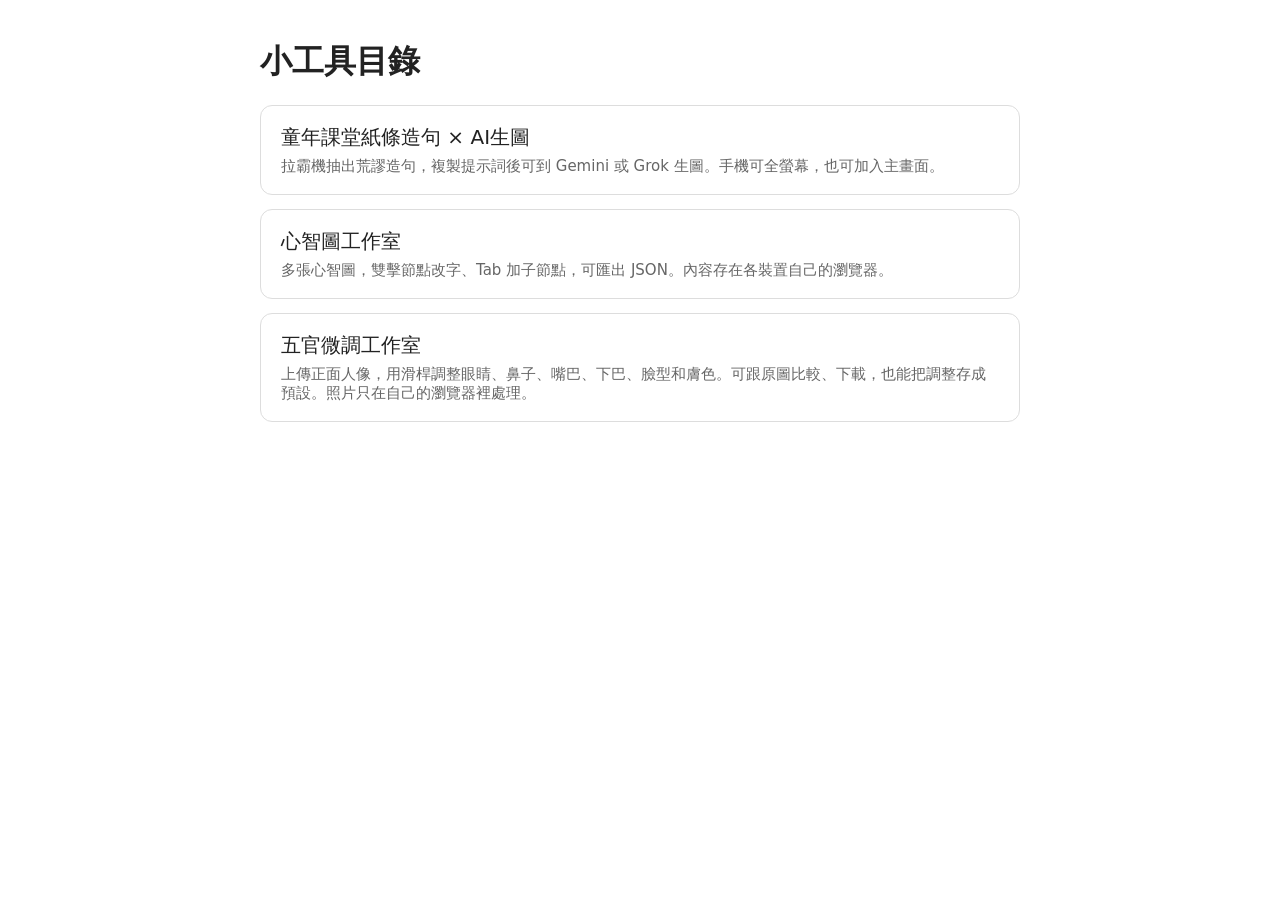
<file: index.html>
<!DOCTYPE html>
<html lang="zh-Hant"><head><meta charset="utf-8"><meta name="viewport" content="width=device-width,initial-scale=1">
<title>Simon 的小工具目錄</title>
<style>body{font-family:system-ui,"Noto Sans TC",sans-serif;max-width:760px;margin:40px auto;padding:0 20px;color:#222}h1{font-size:32px}
a.card{display:block;padding:18px 20px;margin:14px 0;border:1px solid #ddd;border-radius:12px;text-decoration:none;color:inherit;font-size:20px}a.card:hover{background:#f5f7ff}a.card small{display:block;color:#666;font-size:15px;margin-top:6px}</style></head>
<body><h1>小工具目錄</h1>
<a class="card" href="childhood-slot/">童年課堂紙條造句 × AI生圖<small>拉霸機抽出荒謬造句，複製提示詞後可到 Gemini 或 Grok 生圖。手機可全螢幕，也可加入主畫面。</small></a>
<a class="card" href="mindmap.html">心智圖工作室<small>多張心智圖，雙擊節點改字、Tab 加子節點，可匯出 JSON。內容存在各裝置自己的瀏覽器。</small></a>
<a class="card" href="face.html">五官微調工作室<small>上傳正面人像，用滑桿調整眼睛、鼻子、嘴巴、下巴、臉型和膚色。可跟原圖比較、下載，也能把調整存成預設。照片只在自己的瀏覽器裡處理。</small></a>
</body></html>
</file>
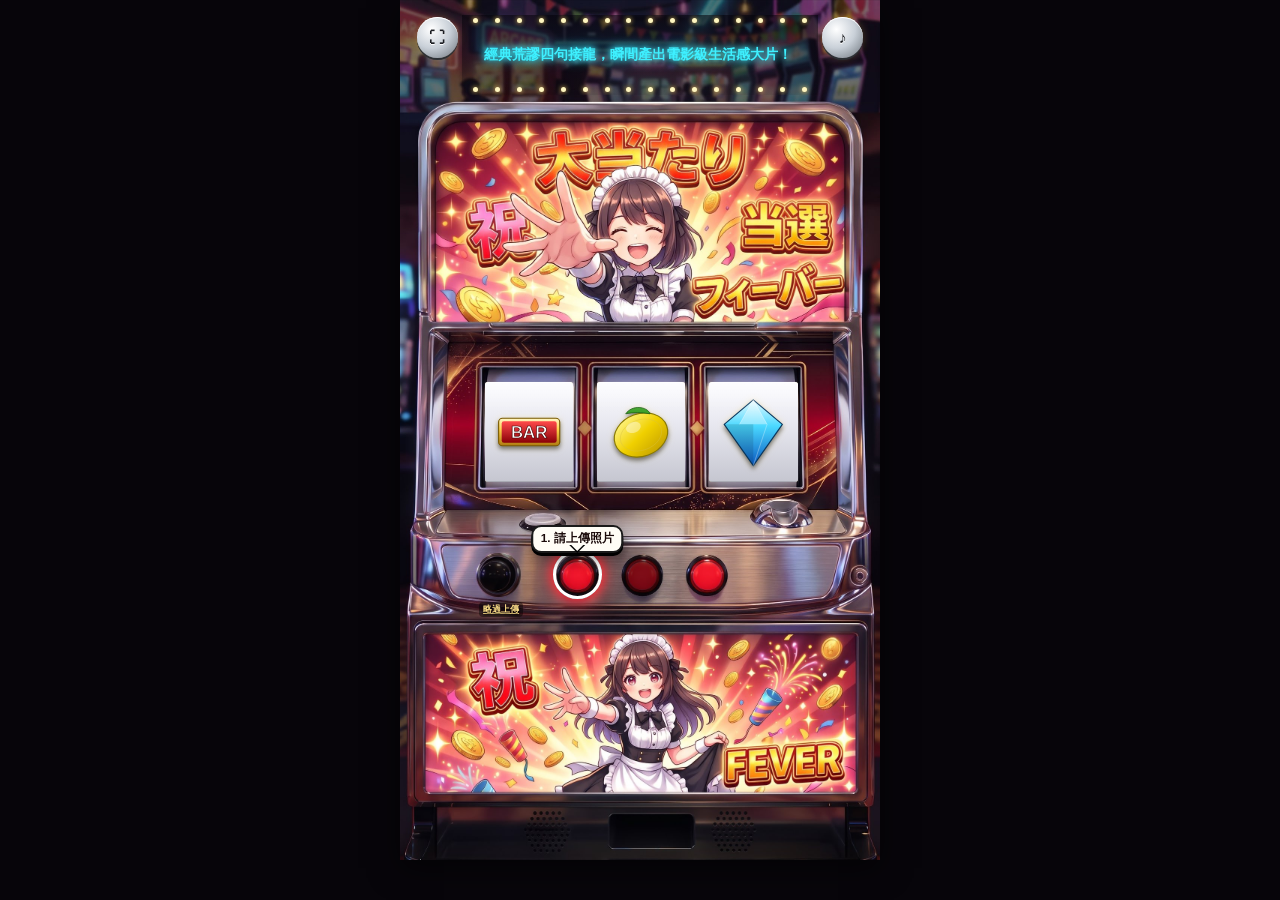
<file: childhood-slot/index.html>
<!DOCTYPE html>
<html lang="zh-TW">
<head>
  <meta charset="UTF-8">
  <meta name="viewport" content="width=device-width, initial-scale=1.0, viewport-fit=cover">
  <title>童年課堂紙條造句 × AI生圖</title>
  <style>
:root {
  --gold: #ffd764;
  --gold-2: #f0b429;
  --led: #fff4c0;
  --cyan: #3ef0ff;
  --text: #fff8ec;
  --muted: #d2c0a8;
}
* { box-sizing: border-box; margin: 0; padding: 0; -webkit-tap-highlight-color: transparent; }
html, body {
  background: #07050a;
  color: var(--text);
  width: 100%;
  height: 100%;
  margin: 0;
  padding: 0;
}
body {
  font-family: "Noto Sans TC", "PingFang TC", "Microsoft JhengHei", "Heiti TC", sans-serif;
  overflow: hidden;
}
/* Survive a host page (e.g. Gemini share) turning body into a flex centering container */
.app-wrap, .machine { align-self: flex-start; margin-top: 0; }
button, input, select, textarea { font-family: inherit; }
button { cursor: pointer; border: none; background: none; color: inherit; }
.sr-only, .visually-hidden {
  position: absolute; width: 1px; height: 1px; overflow: hidden; clip: rect(0,0,0,0);
}
.hidden { display: none !important; }

/* v5: contain-fit by default (v3). On a portrait phone (width <= 600px) that is
   height-limited, fill container width, keep 1536:2752, top-align, and allow
   vertical scrolling instead of shrinking the cabinet. */
.app-wrap {
  box-sizing: border-box;
  width: 100%;
  height: 100%;
  max-width: none;
  margin: 0;
  padding: 0 0 env(safe-area-inset-bottom, 0px);
  display: flex;
  justify-content: center;
  align-items: flex-start;
  overflow: hidden;
  overflow-x: hidden;
  container-type: size;
}
.machine {
  position: relative;
  box-sizing: border-box;
  aspect-ratio: 1536 / 2752;
  width: 100%;
  max-width: 480px;
  height: auto;
  font-size: clamp(10px, 3.15vw, 15px);
  overflow: hidden;
  background: #000;
  box-shadow: 0 8px 28px rgba(0,0,0,0.55);
  flex: 0 0 auto;
  align-self: flex-start;
  margin-top: 0;
}
@supports (width: 1cqh) {
  .machine {
    width: min(100cqw, calc(100cqh * 1536 / 2752), 480px);
    max-width: 100%;
    max-height: 100%;
    font-size: clamp(10px, 3.15cqi, 15px);
  }
}
html.cabinet-scroll,
html.cabinet-scroll body {
  overflow: hidden;
}
html.cabinet-scroll .app-wrap {
  overflow-x: hidden;
  overflow-y: auto;
  -webkit-overflow-scrolling: touch;
  overscroll-behavior-x: none;
}
html.cabinet-scroll .machine {
  max-width: none;
  max-height: none;
}
@supports (width: 1cqh) {
  html.cabinet-scroll .machine {
    width: 100%;
    max-width: 100%;
    max-height: none;
    height: auto;
    font-size: clamp(10px, 3.15cqi, 15px);
  }
}
.cabinet-art {
  position: absolute; inset: 0;
  width: 100%; height: 100%;
  display: block;
  pointer-events: none;
  user-select: none;
  -webkit-user-drag: none;
}
.zone { position: absolute; z-index: 2; }
.debug .zone { outline: 1px solid rgba(0,255,255,0.85); }

/* Mute / admin on speakers */
.icon-btn {
  display: grid; place-items: center;
  border-radius: 50%;
  font-size: 0.72em;
  font-weight: 900;
  letter-spacing: 0.04em;
  color: #1b1d22;
  background: radial-gradient(circle at 35% 30%, #fff, #c9d0d8 48%, #6a727a);
  box-shadow: 0 2px 0 #2c3034, inset 0 1px 0 #fff, 0 0 8px rgba(255,210,80,0.25);
}
.icon-btn[aria-pressed="true"] { color: #7a1020; }

/* Marquee over Hard Boiled logo */
.zone-marquee {
  overflow: hidden;
  display: flex;
  flex-direction: column;
  justify-content: center;
  background: linear-gradient(180deg, #14060c, #07040a);
  border: 1px solid rgba(255, 215, 100, 0.55);
  box-shadow: inset 0 0 10px rgba(255, 80, 80, 0.25), 0 0 10px rgba(255, 200, 60, 0.35);
  border-radius: 3px;
}
.mq-bulbs { display: flex; justify-content: space-between; height: 14%; padding: 0 2%; flex-shrink: 0; }
.mq-bulbs i {
  width: 5px; height: 5px; border-radius: 50%;
  background: #fff6c0;
  box-shadow: 0 0 5px #ffd764;
  animation: chase-bulb 0.9s linear infinite;
  align-self: center;
}
@keyframes chase-bulb {
  0%, 14% { opacity: 1; filter: brightness(1.8); transform: scale(1.15); }
  24%, 100% { opacity: 0.3; filter: brightness(0.55); transform: scale(0.9); }
}
.marquee-box { flex: 1; overflow: hidden; position: relative; min-height: 0; }
.marquee-track {
  display: flex; width: max-content; height: 100%;
  align-items: center;
  animation: marquee 16s linear infinite;
  white-space: nowrap;
}
.marquee-track span {
  padding: 0 1.6em;
  font-size: 0.92em;
  font-weight: 900;
  color: var(--cyan);
  text-shadow: 0 0 6px #3ef0ff, 0 0 12px rgba(62,240,255,0.8);
  animation: neon-flicker 6s ease-in-out infinite;
}
.marquee-track span:nth-child(even) {
  color: #ffe07a;
  text-shadow: 0 0 6px #ffd764, 0 0 12px rgba(255,215,100,0.8);
  animation-delay: 1.4s;
}
@keyframes marquee { from { transform: translateX(0); } to { transform: translateX(-50%); } }
@keyframes neon-flicker {
  0%, 92%, 100% { opacity: 1; }
  93% { opacity: 0.4; }
  95% { opacity: 1; }
  96% { opacity: 0.25; }
  97.5% { opacity: 1; }
}

/* LCD sentence */
.zone-lcd, .zone-history {
  opacity: 0;
  visibility: hidden;
  pointer-events: none;
  transition: opacity 0.4s ease, visibility 0.4s;
}
.zone-lcd.is-revealed, .zone-history.is-revealed {
  opacity: 1;
  visibility: visible;
  pointer-events: auto;
}
.zone-lcd {
  background: rgba(6, 4, 16, 0.92);
  box-shadow: inset 0 0 14px rgba(0,0,0,0.55), 0 0 10px rgba(255, 180, 40, 0.15);
  color: var(--led);
  display: flex;
  flex-direction: column;
  padding: 3% 3.2% 2.5%;
  overflow: hidden;
  border-radius: 2px;
}
.lcd-top {
  display: flex; align-items: center; justify-content: space-between;
  gap: 4px; flex-shrink: 0; margin-bottom: 2%;
}
.lcd-tag {
  font-size: 0.62em; font-weight: 800; letter-spacing: 0.12em;
  color: var(--gold); text-shadow: 0 0 6px rgba(255,200,60,0.5);
}
.btn-copy {
  background: linear-gradient(180deg, #3a3a22, #1a180c);
  color: var(--gold);
  border: 1px solid var(--gold-2);
  padding: 0.15em 0.45em;
  font-size: 0.62em;
  font-weight: 800;
  border-radius: 3px;
  white-space: nowrap;
}
.btn-copy.copied { color: #9dffb0; border-color: #3d8; }
#sentence {
  flex: 1;
  font-size: 0.86em;
  font-weight: 800;
  line-height: 1.35;
  overflow: auto;
  min-height: 0;
  text-shadow: 0 0 6px rgba(255, 227, 140, 0.35);
}
#sentence .hl {
  color: #fffce8;
  background: rgba(255, 70, 70, 0.28);
  padding: 0 0.1em;
  border-radius: 2px;
}
.lcd-preview {
  position: absolute; inset: 0; z-index: 0;
  width: 100%; height: 100%; object-fit: cover;
  opacity: 0.28; pointer-events: none;
}
.zone-lcd.has-img #sentence, .zone-lcd.has-img .lcd-top { position: relative; z-index: 1; }
.lcd-loading {
  position: absolute; inset: 0; z-index: 2;
  background: rgba(0,0,0,0.72);
  display: flex; flex-direction: column;
  align-items: center; justify-content: center;
  gap: 0.4em;
  font-size: 0.72em; font-weight: 800; color: var(--gold);
}
.spinner {
  width: 1.4em; height: 1.4em;
  border: 2px solid rgba(255,211,90,0.25);
  border-top-color: var(--gold);
  border-radius: 50%;
  animation: spin 0.8s linear infinite;
}
@keyframes spin { to { transform: rotate(360deg); } }

/* Reels */
.reel-window {
  overflow: hidden;
  background: linear-gradient(180deg, #f4f4f8, #cfd0d8);
  box-shadow: inset 0 4px 8px rgba(0,0,0,0.35), inset 0 -4px 8px rgba(0,0,0,0.28);
}
.reel-strip { will-change: transform; }
.reel-window.spinning .reel-strip { filter: blur(3px); }
.reel-item {
  display: flex; align-items: center; justify-content: center;
  background: linear-gradient(180deg, #fbfbfd 0%, #e6e6ee 45%, #c8c9d2 100%);
  box-shadow: inset 0 -1px 0 rgba(0,0,0,0.12), inset 0 1px 0 rgba(255,255,255,0.7);
}
.reel-item svg { width: 82%; height: 82%; display: block; }
.reel-window.landed { box-shadow: inset 0 0 12px rgba(255, 200, 60, 0.28), inset 0 4px 8px rgba(0,0,0,0.3); }

/* Transparent hit targets on real buttons / knob */
.slot-knob, .slot-btn {
  border-radius: 50%;
  background: transparent;
  z-index: 4;
  position: absolute;
}
.slot-btn.next-step::before, .slot-knob.next-step::before {
  content: "";
  position: absolute;
  inset: -22%;
  border-radius: 50%;
  border: 3px solid #fff;
  box-shadow: 0 0 10px 3px rgba(255, 40, 50, 0.85), 0 0 22px 8px rgba(255, 80, 80, 0.45);
  animation: ring-pulse 0.7s ease-in-out infinite;
  pointer-events: none;
}
.slot-knob.next-step::before {
  border-color: #fff6c8;
  box-shadow: 0 0 10px 3px rgba(255, 200, 50, 0.8), 0 0 20px 7px rgba(255, 180, 40, 0.4);
}
.slot-btn.next-step, .slot-knob.next-step {
  animation: btn-bounce 0.7s ease-in-out infinite;
}
@keyframes ring-pulse {
  0%, 100% { transform: scale(1); opacity: 1; }
  50% { transform: scale(1.12); opacity: 0.65; }
}
@keyframes btn-bounce {
  0%, 100% { transform: translateY(0) scale(1); }
  50% { transform: translateY(-6%) scale(1.06); }
}
.slot-btn.is-locked::after, .slot-knob.is-locked::after {
  content: "";
  position: absolute;
  inset: -8%;
  border-radius: 50%;
  background: rgba(0,0,0,0.48);
  pointer-events: none;
}
.slot-knob:disabled, .slot-btn:disabled { cursor: default; }
.slot-btn.is-locked, .slot-knob.is-locked { cursor: not-allowed; }

.speech-bubble {
  position: absolute;
  z-index: 6;
  display: none;
  top: 61%;
  background: #fffdf6;
  color: #1a0a0a;
  font-weight: 900;
  font-size: 0.78em;
  line-height: 1.25;
  padding: 0.4em 0.62em;
  border-radius: 0.85em;
  border: 2px solid #1a1a1a;
  box-shadow: 0 3px 0 #000, 0 6px 14px rgba(0,0,0,0.4);
  white-space: nowrap;
  pointer-events: none;
  text-align: center;
  transform: translateX(-50%);
}
/* Centered above the same three red buttons in both versions */
.speech-bubble[data-bubble-step="1"] { left: 36.95%; }
.speech-bubble[data-bubble-step="2"] { left: 50.46%; }
.speech-bubble[data-bubble-step="3"] { left: 63.96%; }
/* Visible ~3s, hidden ~2s, then repeat */
.speech-bubble.is-on { display: block; animation: bubble-cycle 5s ease-in-out infinite; }
.speech-bubble::after {
  content: "";
  position: absolute;
  left: 50%;
  bottom: -8px;
  margin-left: -8px;
  border: 8px solid transparent;
  border-top-color: #fffdf6;
  filter: drop-shadow(0 2px 0 #000);
}
@keyframes bubble-cycle {
  0% { opacity: 0; transform: translateX(-50%) scale(0.7); }
  6% { opacity: 1; transform: translateX(-50%) scale(1); }
  14% { transform: translateX(-50%) translateY(-3px); }
  22% { transform: translateX(-50%) translateY(0); }
  30% { transform: translateX(-50%) translateY(-3px); }
  38% { transform: translateX(-50%) translateY(0); }
  46% { transform: translateX(-50%) translateY(-3px); }
  54% { opacity: 1; transform: translateX(-50%) translateY(0) scale(1); }
  60% { opacity: 1; transform: translateX(-50%) scale(1); }
  68% { opacity: 0; transform: translateX(-50%) scale(0.85); }
  100% { opacity: 0; transform: translateX(-50%) scale(0.85); }
}
.skip-upload {
  position: absolute;
  z-index: 6;
  font-size: 0.58em;
  font-weight: 800;
  color: #ffe08a;
  text-decoration: underline;
  text-shadow: 0 1px 2px #000;
  background: rgba(0,0,0,0.45);
  padding: 0.2em 0.45em;
  border-radius: 4px;
}
.skip-upload.hidden { display: none !important; }

.upload-preview {
  position: absolute;
  z-index: 5;
  display: none;
  align-items: center;
  gap: 4px;
  background: rgba(0,0,0,0.72);
  border: 1px solid var(--gold);
  border-radius: 4px;
  padding: 3px 5px;
  font-size: 0.58em;
}
.upload-preview.show { display: flex; }
.upload-preview img { width: 1.6em; height: 1.6em; object-fit: cover; border: 1px solid var(--gold); }
.upload-preview .meta b { color: #9dffb0; display: block; }
.upload-preview .meta span { color: var(--muted); max-width: 8em; overflow: hidden; text-overflow: ellipsis; white-space: nowrap; display: block; }
.linkish { background: none; color: #ff8a8a; font-size: 1em; font-weight: 700; padding: 2px; }

/* History over lower art panel */
.zone-history {
  background: rgba(6, 4, 12, 0.82);
  box-shadow: inset 0 0 16px rgba(0,0,0,0.5);
  padding: 2.2% 2.4%;
  display: flex;
  flex-direction: column;
  overflow: hidden;
}
.history-label {
  display: flex; justify-content: space-between; align-items: center;
  font-size: 0.68em; font-weight: 800; color: var(--gold);
  letter-spacing: 0.12em; margin-bottom: 2%; flex-shrink: 0;
}
.history-grid {
  flex: 1;
  display: grid;
  grid-template-columns: repeat(6, 1fr);
  gap: 3px;
  overflow: auto;
  min-height: 0;
  align-content: start;
}
.history-grid .empty-h, .hint {
  grid-column: 1 / -1;
  text-align: center;
  color: #e8dcc8;
  font-size: 0.78em;
  font-weight: 700;
  line-height: 1.45;
  padding: 0.4em 0.6em;
}
.thumb {
  aspect-ratio: 9/16;
  border: 1px solid #8a9098;
  overflow: hidden;
  background: #111;
  cursor: pointer;
  padding: 0;
}
.thumb img { width: 100%; height: 100%; object-fit: cover; display: block; }
.thumb:focus, .thumb:hover { outline: 2px solid var(--gold); }

/* Toast / lightbox / admin — same roles as before */
#toast {
  position: fixed; left: 50%; bottom: 20px;
  transform: translateX(-50%) translateY(16px);
  background: #1a1210; color: #fff;
  border: 1px solid var(--gold);
  padding: 10px 14px; font-size: 13px; font-weight: 700;
  z-index: 80; max-width: 90vw; opacity: 0; pointer-events: none;
  transition: 0.25s; border-radius: 8px;
  box-shadow: 0 8px 24px rgba(0,0,0,0.45);
}
#toast.show { opacity: 1; transform: translateX(-50%) translateY(0); }

#lightbox {
  display: none; position: fixed; inset: 0;
  background: rgba(0,0,0,0.92); z-index: 90;
  padding: 16px; flex-direction: column;
  align-items: center; justify-content: center;
}
#lightbox.show { display: flex; }
#lightbox img { max-width: 100%; max-height: 78dvh; object-fit: contain; }
#lightbox .cap { color: var(--led); font-size: 13px; font-weight: 700; margin-top: 10px; text-align: center; max-width: 36em; }
#lightbox .x {
  position: absolute; top: 10px; right: 10px;
  width: 40px; height: 40px; border-radius: 50%;
  background: #fff; color: #000; font-size: 20px; font-weight: 900;
}

#admin {
  display: none; position: fixed; inset: 0;
  background: rgba(0,0,0,0.76); z-index: 70;
  overflow: auto; padding: 12px 8px 24px;
}
#admin.show { display: block; }
.admin-card {
  max-width: 480px; margin: 0 auto;
  background: linear-gradient(180deg, #241018, #161016);
  border: 2px solid #b8860b; border-radius: 10px; padding: 12px;
  box-shadow: 0 16px 40px rgba(0,0,0,0.5);
}
.admin-card h2 { font-size: 16px; color: var(--gold); margin-bottom: 8px; }
.admin-row { display: flex; flex-wrap: wrap; gap: 6px; margin-bottom: 8px; align-items: center; }
.admin-row select, .admin-row input, .admin-card textarea, .field input, .field textarea {
  background: #0c0a0e; color: var(--text); border: 1px solid #5a5050;
  padding: 7px 8px; font-size: 13px; border-radius: 4px;
}
.admin-row select { flex: 1; min-width: 140px; }
.mini {
  background: #2a2428; color: #fff; border: 1px solid #6a6060;
  padding: 6px 8px; font-size: 12px; font-weight: 800; border-radius: 4px;
}
.mini.gold { background: #5a4010; border-color: var(--gold); color: var(--gold); }
.mini.danger { background: #4a1010; border-color: #f66; color: #f88; }
.tabs { display: flex; gap: 4px; margin: 8px 0; }
.tabs button {
  flex: 1; padding: 8px 4px; font-size: 13px; font-weight: 800;
  background: #2a2024; color: var(--muted); border-bottom: 2px solid transparent;
}
.tabs button.on { color: var(--gold); border-bottom-color: var(--gold); background: #3a2820; }
.entry-list { max-height: 280px; overflow: auto; display: grid; gap: 6px; }
.entry { background: #0e0c10; border: 1px solid #3a3438; padding: 8px; font-size: 12px; border-radius: 4px; }
.entry b { display: block; font-size: 13px; margin-bottom: 2px; }
.entry .en { color: var(--muted); line-height: 1.4; word-break: break-word; }
.entry .row { display: flex; gap: 6px; margin-top: 6px; }
.field { display: grid; gap: 4px; margin-top: 8px; }
.field label { font-size: 11px; color: var(--muted); font-weight: 700; }


/* v2: translucent marquee over the top arcade scene */
.zone-marquee {
  overflow: hidden;
  display: flex;
  flex-direction: column;
  justify-content: center;
  background: linear-gradient(180deg, rgba(4,2,10,0.55) 0%, rgba(4,2,10,0.28) 70%, rgba(4,2,10,0.08) 100%);
  border: none;
  box-shadow: none;
  border-radius: 0;
}
.mq-bulbs { display: flex; justify-content: space-between; height: 12%; padding: 0 3%; flex-shrink: 0; }
.mq-bulbs i {
  width: 5px; height: 5px; border-radius: 50%;
  background: #fff6c0;
  box-shadow: 0 0 5px #ffd764;
  animation: chase-bulb 0.9s linear infinite;
  align-self: center;
}

/* v2: glass LCD so the lightbox art still peeks through */
.zone-lcd {
  background: rgba(6, 4, 16, 0.82);
  backdrop-filter: blur(4px);
  -webkit-backdrop-filter: blur(4px);
  box-shadow: inset 0 0 14px rgba(0,0,0,0.55), 0 0 10px rgba(255, 180, 40, 0.2);
  border: 1px solid rgba(255, 215, 100, 0.38);
  color: var(--led);
  display: flex;
  flex-direction: column;
  padding: 2.4% 3.2% 2.2%;
  overflow: hidden;
  border-radius: 5px;
}

/* v2: 3D cylindrical reel windows */
.reel-window {
  overflow: hidden;
  background: linear-gradient(180deg, #f8f8fc, #d0d1d8 55%, #b9bac4);
  box-shadow: inset 0 6px 10px rgba(0,0,0,0.38), inset 0 -5px 8px rgba(0,0,0,0.3);
  border-radius: 3px;
}
.reel-window::before {
  content: "";
  position: absolute inset: 0; z-index: 2; pointer-events: none;
  background: linear-gradient(90deg,
    rgba(0,0,0,0.38) 0%,
    rgba(0,0,0,0.10) 12%,
    rgba(255,255,255,0.22) 28%,
    transparent 42%,
    transparent 58%,
    rgba(255,255,255,0.12) 74%,
    rgba(0,0,0,0.12) 88%,
    rgba(0,0,0,0.38) 100%);
}
.reel-window::after {
  content: "";
  position: absolute; left: 0; right: 0; top: 0; height: 30%;
  z-index: 2; pointer-events: none;
  background: linear-gradient(180deg, rgba(255,255,255,0.38), transparent);
}
.reel-strip { will-change: transform; position: relative; z-index: 1; }
.reel-window.spinning .reel-strip { filter: blur(4px) contrast(1.05) saturate(1.08); }
.reel-item {
  display: flex; align-items: center; justify-content: center;
  background: linear-gradient(180deg, #fcfcff 0%, #e8e8f0 42%, #c5c6d0 100%);
  box-shadow: inset 0 -1px 0 rgba(0,0,0,0.14), inset 0 1px 0 rgba(255,255,255,0.75);
}
.reel-item svg {
  width: 86%; height: 86%; display: block;
  filter: drop-shadow(0 3px 2px rgba(0,0,0,0.45)) drop-shadow(0 0 3px rgba(255,220,80,0.25));
}
.reel-window.landed {
  box-shadow: inset 0 0 16px rgba(255, 210, 70, 0.45), inset 0 4px 8px rgba(0,0,0,0.3);
}

.icon-btn {
  z-index: 12;
  font-size: 1.05em;
  line-height: 1;
  text-shadow: 0 1px 0 #fff;
}
.icon-btn[aria-pressed="true"] { color: #7a1020; filter: grayscale(0.4); }

.fx-layer {
  position: absolute; inset: 0;
  width: 100%; height: 100%;
  pointer-events: none;
  z-index: 18;
}
.jackpot-banner {
  position: absolute;
  left: 10%; top: 40.4%;
  width: 80%;
  z-index: 19;
  pointer-events: none;
  text-align: center;
  font-weight: 900;
  font-size: 1.15em;
  letter-spacing: 0.12em;
  color: #fff8d0;
  text-shadow: 0 0 8px #ffd24a, 0 0 18px #ff4a2a, 0 2px 0 #7a2000;
  opacity: 0;
  transform: scale(0.6);
}
.jackpot-banner.show { animation: jackpot-pop 4.2s ease forwards; }
@keyframes jackpot-pop {
  0% { opacity: 0; transform: scale(0.5); }
  8% { opacity: 1; transform: scale(1.12); }
  16% { transform: scale(1); }
  22%, 30% { opacity: 1; }
  26% { opacity: 0.55; }
  70% { opacity: 1; transform: scale(1); }
  100% { opacity: 0; transform: scale(1.05); }
}
.machine.is-jackpot .reel-window {
  box-shadow: inset 0 0 18px rgba(255,220,80,0.7), 0 0 16px rgba(255,200,40,0.8);
  animation: reel-flash 0.18s steps(2) infinite;
}
.machine.is-jackpot .zone-marquee {
  box-shadow: 0 0 22px rgba(255, 80, 60, 0.55), inset 0 0 16px rgba(255, 210, 80, 0.25);
}
@keyframes reel-flash {
  0% { filter: brightness(1); }
  50% { filter: brightness(1.35); }
}
.machine.is-jackpot::after {
  content: "";
  position: absolute; inset: 0;
  pointer-events: none;
  z-index: 17;
  animation: cab-flash 0.22s steps(2) infinite;
  background: radial-gradient(ellipse at 50% 48%, rgba(255,220,80,0.16), transparent 55%);
}
@keyframes cab-flash {
  0% { opacity: 0.35; }
  50% { opacity: 0.9; }
}


#sentence { font-size: 0.78em; line-height: 1.3; }
.zone-lcd { padding: 2% 3% 1.8%; }
  </style>
</head>
<body>
  
<svg xmlns="http://www.w3.org/2000/svg" style="position:absolute;width:0;height:0;overflow:hidden" aria-hidden="true">
  <defs>
    <linearGradient id="gGold" x1="0" y1="0" x2="0" y2="1">
      <stop offset="0" stop-color="#fff6c8"/><stop offset="0.4" stop-color="#ffd24a"/><stop offset="1" stop-color="#b07a10"/>
    </linearGradient>
    <linearGradient id="gRed7" x1="0" y1="0" x2="0.3" y2="1">
      <stop offset="0" stop-color="#ff6a6a"/><stop offset="0.45" stop-color="#e01018"/><stop offset="1" stop-color="#7a0008"/>
    </linearGradient>
    <linearGradient id="gCherry" x1="0.3" y1="0" x2="0.8" y2="1">
      <stop offset="0" stop-color="#ff5a63"/><stop offset="0.5" stop-color="#c00818"/><stop offset="1" stop-color="#6a0010"/>
    </linearGradient>
    <linearGradient id="gBell" x1="0" y1="0" x2="0" y2="1">
      <stop offset="0" stop-color="#fff3a0"/><stop offset="0.5" stop-color="#f0c020"/><stop offset="1" stop-color="#a07008"/>
    </linearGradient>
    <linearGradient id="gLemon" x1="0.2" y1="0" x2="0.8" y2="1">
      <stop offset="0" stop-color="#fff58a"/><stop offset="0.5" stop-color="#f0d000"/><stop offset="1" stop-color="#c4a000"/>
    </linearGradient>
    <linearGradient id="gGrape" x1="0.2" y1="0" x2="0.8" y2="1">
      <stop offset="0" stop-color="#d9a0ff"/><stop offset="0.5" stop-color="#7a28b8"/><stop offset="1" stop-color="#3a1060"/>
    </linearGradient>
    <linearGradient id="gMelonR" x1="0" y1="0" x2="0" y2="1">
      <stop offset="0" stop-color="#ff8a9a"/><stop offset="1" stop-color="#c01030"/>
    </linearGradient>
    <linearGradient id="gMelonG" x1="0" y1="0" x2="0" y2="1">
      <stop offset="0" stop-color="#8ee08a"/><stop offset="1" stop-color="#1e7a20"/>
    </linearGradient>
    <linearGradient id="gOrange" x1="0.3" y1="0" x2="0.8" y2="1">
      <stop offset="0" stop-color="#ffd08a"/><stop offset="0.45" stop-color="#ff8a14"/><stop offset="1" stop-color="#c05000"/>
    </linearGradient>
    <linearGradient id="gDia" x1="0" y1="0" x2="0" y2="1">
      <stop offset="0" stop-color="#e8fbff"/><stop offset="0.4" stop-color="#4ad8ff"/><stop offset="1" stop-color="#0a58c0"/>
    </linearGradient>
    <linearGradient id="gStar" x1="0" y1="0" x2="0" y2="1">
      <stop offset="0" stop-color="#fffce0"/><stop offset="0.45" stop-color="#ffd24a"/><stop offset="1" stop-color="#d08000"/>
    </linearGradient>
    <linearGradient id="gBarBg" x1="0" y1="0" x2="0" y2="1">
      <stop offset="0" stop-color="#ff4a4a"/><stop offset="1" stop-color="#8a0008"/>
    </linearGradient>

    <symbol id="sym-seven" viewBox="0 0 100 100">
      <defs>
        <radialGradient id="gSevenBg" cx="35%" cy="30%" r="70%">
          <stop offset="0" stop-color="#fff3a0"/><stop offset="0.55" stop-color="#f0c020"/><stop offset="1" stop-color="#8a5a00"/>
        </radialGradient>
      </defs>
      <circle cx="50" cy="52" r="44" fill="url(#gSevenBg)" stroke="#7a4a00" stroke-width="2"/>
      <circle cx="50" cy="52" r="38" fill="none" stroke="#fff6c8" stroke-width="2" opacity="0.55"/>
      <text x="50" y="76" text-anchor="middle" font-family="Impact, 'Arial Black', 'Noto Sans TC', sans-serif" font-size="78" font-weight="900" fill="#5a0008">7</text>
      <text x="50" y="74" text-anchor="middle" font-family="Impact, 'Arial Black', 'Noto Sans TC', sans-serif" font-size="78" font-weight="900" fill="url(#gRed7)" stroke="#3a0000" stroke-width="1.2">7</text>
      <text x="50" y="74" text-anchor="middle" font-family="Impact, 'Arial Black', 'Noto Sans TC', sans-serif" font-size="78" font-weight="900" fill="none" stroke="url(#gGold)" stroke-width="3.2">7</text>
      <ellipse cx="38" cy="30" rx="16" ry="8" fill="#fff" opacity="0.35"/>
    </symbol>

    <symbol id="sym-bar" viewBox="0 0 100 100">
      <rect x="10" y="32" width="80" height="36" rx="5" fill="url(#gGold)" stroke="#7a5a00" stroke-width="1.5"/>
      <rect x="14" y="36" width="72" height="28" rx="3" fill="url(#gBarBg)"/>
      <text x="50" y="58" text-anchor="middle" font-family="Impact, 'Arial Black', sans-serif" font-size="22" font-weight="900" fill="#fff" stroke="#3a0000" stroke-width="0.8">BAR</text>
    </symbol>

    <symbol id="sym-bar2" viewBox="0 0 100 100">
      <rect x="12" y="18" width="76" height="28" rx="4" fill="url(#gGold)"/>
      <rect x="16" y="21" width="68" height="22" rx="2" fill="url(#gBarBg)"/>
      <text x="50" y="38" text-anchor="middle" font-family="Impact, 'Arial Black', sans-serif" font-size="16" font-weight="900" fill="#fff">BAR</text>
      <rect x="12" y="54" width="76" height="28" rx="4" fill="url(#gGold)"/>
      <rect x="16" y="57" width="68" height="22" rx="2" fill="url(#gBarBg)"/>
      <text x="50" y="74" text-anchor="middle" font-family="Impact, 'Arial Black', sans-serif" font-size="16" font-weight="900" fill="#fff">BAR</text>
    </symbol>

    <symbol id="sym-bar3" viewBox="0 0 100 100">
      <rect x="14" y="10" width="72" height="24" rx="3" fill="url(#gGold)"/>
      <rect x="18" y="13" width="64" height="18" rx="2" fill="url(#gBarBg)"/>
      <text x="50" y="27" text-anchor="middle" font-family="Impact, 'Arial Black', sans-serif" font-size="13" font-weight="900" fill="#fff">BAR</text>
      <rect x="14" y="38" width="72" height="24" rx="3" fill="url(#gGold)"/>
      <rect x="18" y="41" width="64" height="18" rx="2" fill="url(#gBarBg)"/>
      <text x="50" y="55" text-anchor="middle" font-family="Impact, 'Arial Black', sans-serif" font-size="13" font-weight="900" fill="#fff">BAR</text>
      <rect x="14" y="66" width="72" height="24" rx="3" fill="url(#gGold)"/>
      <rect x="18" y="69" width="64" height="18" rx="2" fill="url(#gBarBg)"/>
      <text x="50" y="83" text-anchor="middle" font-family="Impact, 'Arial Black', sans-serif" font-size="13" font-weight="900" fill="#fff">BAR</text>
    </symbol>

    <symbol id="sym-cherry" viewBox="0 0 100 100">
      <path d="M50 14 C50 14 46 40 30 50" fill="none" stroke="#1e5a14" stroke-width="4" stroke-linecap="round"/>
      <path d="M50 14 C50 14 56 38 70 48" fill="none" stroke="#1e5a14" stroke-width="4" stroke-linecap="round"/>
      <path d="M50 12 C62 4 78 14 76 26 C64 22 56 20 50 16Z" fill="#3da12a" stroke="#1a5a12" stroke-width="1"/>
      <ellipse cx="34" cy="70" rx="20" ry="22" fill="url(#gCherry)" stroke="#5a0008" stroke-width="1.2"/>
      <ellipse cx="68" cy="66" rx="20" ry="22" fill="url(#gCherry)" stroke="#5a0008" stroke-width="1.2"/>
      <ellipse cx="28" cy="62" rx="7" ry="5" fill="#fff" opacity="0.45"/>
      <ellipse cx="62" cy="58" rx="7" ry="5" fill="#fff" opacity="0.45"/>
    </symbol>

    <symbol id="sym-bell" viewBox="0 0 100 100">
      <path d="M50 12 C32 12 24 30 24 48 C24 66 20 74 16 80 L84 80 C80 74 76 66 76 48 C76 30 68 12 50 12Z" fill="url(#gBell)" stroke="#8a6000" stroke-width="1.5"/>
      <ellipse cx="50" cy="18" rx="10" ry="7" fill="url(#gGold)" stroke="#8a6000" stroke-width="1"/>
      <rect x="18" y="78" width="64" height="8" rx="3" fill="url(#gGold)" stroke="#8a6000" stroke-width="1"/>
      <circle cx="50" cy="88" r="6" fill="#c08010" stroke="#8a6000" stroke-width="1"/>
      <ellipse cx="40" cy="40" rx="10" ry="16" fill="#fff" opacity="0.28"/>
    </symbol>

    <symbol id="sym-lemon" viewBox="0 0 100 100">
      <ellipse cx="50" cy="54" rx="36" ry="28" transform="rotate(-20 50 54)" fill="url(#gLemon)" stroke="#8a7a00" stroke-width="1.5"/>
      <ellipse cx="50" cy="54" rx="28" ry="20" transform="rotate(-20 50 54)" fill="none" stroke="#d8c040" stroke-width="1" opacity="0.5"/>
      <path d="M30 26 C38 14 58 16 62 26 C50 24 40 24 30 26Z" fill="#3da12a" stroke="#1a5a12" stroke-width="1"/>
      <ellipse cx="40" cy="44" rx="10" ry="7" transform="rotate(-20 40 44)" fill="#fff" opacity="0.4"/>
    </symbol>

    <symbol id="sym-grape" viewBox="0 0 100 100">
      <path d="M48 8 C48 8 46 22 40 28" fill="none" stroke="#1e5a14" stroke-width="3.5" stroke-linecap="round"/>
      <path d="M48 10 C62 6 74 16 70 26 C60 20 54 18 48 12Z" fill="#3da12a"/>
      <circle cx="42" cy="40" r="12" fill="url(#gGrape)" stroke="#3a1060" stroke-width="1"/>
      <circle cx="58" cy="40" r="12" fill="url(#gGrape)" stroke="#3a1060" stroke-width="1"/>
      <circle cx="32" cy="56" r="12" fill="url(#gGrape)" stroke="#3a1060" stroke-width="1"/>
      <circle cx="50" cy="56" r="12" fill="url(#gGrape)" stroke="#3a1060" stroke-width="1"/>
      <circle cx="68" cy="56" r="12" fill="url(#gGrape)" stroke="#3a1060" stroke-width="1"/>
      <circle cx="40" cy="72" r="12" fill="url(#gGrape)" stroke="#3a1060" stroke-width="1"/>
      <circle cx="58" cy="72" r="12" fill="url(#gGrape)" stroke="#3a1060" stroke-width="1"/>
      <circle cx="50" cy="86" r="11" fill="url(#gGrape)" stroke="#3a1060" stroke-width="1"/>
      <ellipse cx="38" cy="36" rx="4" ry="3" fill="#fff" opacity="0.35"/>
      <ellipse cx="54" cy="36" rx="4" ry="3" fill="#fff" opacity="0.35"/>
    </symbol>

    <symbol id="sym-melon" viewBox="0 0 100 100">
      <path d="M12 70 A44 44 0 0 1 88 70 L50 92 Z" fill="url(#gMelonG)" stroke="#0e4a10" stroke-width="1.2"/>
      <path d="M18 68 A38 38 0 0 1 82 68 L50 86 Z" fill="#f4ffe8"/>
      <path d="M22 66 A34 34 0 0 1 78 66 L50 84 Z" fill="url(#gMelonR)"/>
      <circle cx="42" cy="70" r="2.2" fill="#2a1010"/>
      <circle cx="54" cy="74" r="2.2" fill="#2a1010"/>
      <circle cx="60" cy="66" r="2.2" fill="#2a1010"/>
      <circle cx="38" cy="62" r="2" fill="#2a1010"/>
      <circle cx="50" cy="64" r="2" fill="#2a1010"/>
    </symbol>

    <symbol id="sym-star" viewBox="0 0 100 100">
      <polygon points="50,8 61,36 92,38 68,58 76,90 50,72 24,90 32,58 8,38 39,36" fill="url(#gStar)" stroke="#8a5a00" stroke-width="1.5" stroke-linejoin="round"/>
      <polygon points="50,20 56,36 50,42 44,36" fill="#fff" opacity="0.4"/>
    </symbol>

    <symbol id="sym-diamond" viewBox="0 0 100 100">
      <polygon points="50,8 88,40 50,94 12,40" fill="url(#gDia)" stroke="#0a3860" stroke-width="1.5" stroke-linejoin="round"/>
      <polygon points="50,8 68,40 50,40 32,40" fill="#fff" opacity="0.35"/>
      <polygon points="12,40 50,40 50,94" fill="#000" opacity="0.12"/>
      <polyline points="32,40 50,8 68,40 50,94" fill="none" stroke="#fff" stroke-width="1" opacity="0.4"/>
    </symbol>

    <symbol id="sym-orange" viewBox="0 0 100 100">
      <circle cx="50" cy="56" r="32" fill="url(#gOrange)" stroke="#8a4000" stroke-width="1.5"/>
      <path d="M50 24 C50 24 48 16 50 10" fill="none" stroke="#1e5a14" stroke-width="3" stroke-linecap="round"/>
      <path d="M50 16 C64 8 76 18 74 28 C62 22 56 20 50 18Z" fill="#3da12a" stroke="#1a5a12" stroke-width="1"/>
      <ellipse cx="40" cy="46" rx="9" ry="6" fill="#fff" opacity="0.35"/>
    </symbol>
  </defs>
</svg>

  <h1 class="visually-hidden">童年課堂紙條造句 × AI生圖（Canvas 版）</h1>
  <div class="app-wrap">
    <div class="machine" id="machine">
      <img class="cabinet-art" alt="" draggable="false" src="https://a2003azxsdc-dotcom.github.io/assets/slot_cabinet_v2.svg">
      <button type="button" class="icon-btn zone" id="btn-fs" style="left:3.5%;top:2.0%;width:8.5%;height:4.7%" title="突破黑框全螢幕" aria-label="全螢幕">⛶</button>
      <button type="button" class="icon-btn zone" id="btn-mute" style="left:88%;top:2.0%;width:8.5%;height:4.7%" aria-pressed="false" title="關閉聲音" aria-label="切換靜音">♪</button>
      <canvas id="fx-layer" class="fx-layer" aria-hidden="true"></canvas>
      <div class="jackpot-banner" id="jackpot-banner" aria-hidden="true">777　大当たり　JACKPOT</div>

      <section class="zone zone-marquee" style="left:13%;top:1.8%;width:74%;height:9.2%" aria-label="跑馬燈區">
        <div class="mq-bulbs"><i style="animation-delay:0.00s"></i><i style="animation-delay:0.05s"></i><i style="animation-delay:0.10s"></i><i style="animation-delay:0.15s"></i><i style="animation-delay:0.20s"></i><i style="animation-delay:0.25s"></i><i style="animation-delay:0.30s"></i><i style="animation-delay:0.35s"></i><i style="animation-delay:0.40s"></i><i style="animation-delay:0.45s"></i><i style="animation-delay:0.50s"></i><i style="animation-delay:0.55s"></i><i style="animation-delay:0.60s"></i><i style="animation-delay:0.65s"></i><i style="animation-delay:0.70s"></i><i style="animation-delay:0.75s"></i></div>
        <div class="marquee-box">
          <div class="marquee-track">
            <span>經典荒謬四句接龍，瞬間產出電影級生活感大片！</span>
            <span>每次旋轉都是萬分之一機率的奇葩邂逅</span>
            <span>經典荒謬四句接龍，瞬間產出電影級生活感大片！</span>
            <span>每次旋轉都是萬分之一機率的奇葩邂逅</span>
          </div>
        </div>
        <div class="mq-bulbs"><i style="animation-delay:0.00s"></i><i style="animation-delay:0.05s"></i><i style="animation-delay:0.10s"></i><i style="animation-delay:0.15s"></i><i style="animation-delay:0.20s"></i><i style="animation-delay:0.25s"></i><i style="animation-delay:0.30s"></i><i style="animation-delay:0.35s"></i><i style="animation-delay:0.40s"></i><i style="animation-delay:0.45s"></i><i style="animation-delay:0.50s"></i><i style="animation-delay:0.55s"></i><i style="animation-delay:0.60s"></i><i style="animation-delay:0.65s"></i><i style="animation-delay:0.70s"></i><i style="animation-delay:0.75s"></i></div>
      </section>

      <section class="zone zone-lcd" style="left:12.5%;top:28.6%;width:75%;height:11.0%" aria-label="造句組合顯示區">
        
          <img id="preview-image" class="lcd-preview hidden" alt="">
          <div class="lcd-loading hidden" id="preview-loading">
            <div class="spinner"></div>
            <span>正在呼叫 GEMINI 影像引擎...</span>
          </div>

        <div class="lcd-top">
          <span class="lcd-tag">造句組合</span>
          <button type="button" class="btn-copy" id="btn-copy"><span id="copy-btn-text">複製提示詞</span></button>
        </div>
        <p id="sentence">請拉動拉桿，抽出今日荒謬造句！</p>
      </section>

      <div class="zone reel-window" id="viewport-outfit" style="left:17.62%;top:44.42%;width:18.50%;height:11.62%" aria-label="拉霸滾輪 穿著">
        <div class="reel-strip" id="strip-outfit"></div>
      </div>
      <div class="zone reel-window" id="viewport-location" style="left:41.05%;top:44.42%;width:18.40%;height:11.62%" aria-label="拉霸滾輪 地點">
        <div class="reel-strip" id="strip-location"></div>
      </div>
      <div class="zone reel-window" id="viewport-action" style="left:64.28%;top:44.42%;width:18.55%;height:11.62%" aria-label="拉霸滾輪 動作">
        <div class="reel-strip" id="strip-action"></div>
      </div>

      <button type="button" class="zone slot-knob is-locked" id="btn-knob" data-spin-step="2" style="left:16.70%;top:64.66%;width:7.81%;height:4.36%" title="拉桿轉動" aria-label="拉桿轉動"></button>
      
      <button type="button" class="slot-btn next-step" id="btn-upload" data-step="1" style="left:33.37%;top:64.81%;width:7.16%;height:4.00%" title="1. 請上傳照片" aria-label="1. 請上傳照片"></button>
      <button type="button" class="slot-btn is-idle is-locked" id="btn-spin-step" data-step="2" style="left:46.88%;top:64.81%;width:7.16%;height:4.00%" title="2. 開始" aria-label="2. 開始"></button>
      <div class="slot-btn" id="auto-gen" style="left:60.38%;top:64.83%;width:7.16%;height:4.00%" title="自動生圖" aria-hidden="true"></div>
      <div class="speech-bubble is-on" id="bubble-1" data-bubble-step="1">1. 請上傳照片</div>
      <div class="speech-bubble" id="bubble-2" data-bubble-step="2">2. 開始</div>
      <button type="button" class="skip-upload" id="btn-skip-upload" style="left:16.5%;top:70.0%;">略過上傳</button>
      <input type="file" id="file-input" class="sr-only" accept="image/*">
      <div class="upload-preview" id="upload-preview" style="left:3.2%;top:69.6%;width:28%;height:4.8%">
        <img id="user-image-preview" alt="已上傳照片預覽">
        <div class="meta">
          <b>已鎖定面孔</b>
          <span id="upload-filename"></span>
        </div>
        <button type="button" class="linkish" id="btn-remove-photo">移除</button>
      </div>
      <section class="zone zone-history" style="left:8.2%;top:74.4%;width:83.6%;height:18.2%" aria-label="圖片歷史牆">
        <div class="history-label">圖片歷史牆 <span id="history-count">0 張</span></div>
        <div class="history-grid" id="history-grid"></div>
      </section>

    </div>
  </div>


  <script>
  /* v5: phone + height-limited → fill width and scroll vertically; otherwise v3 contain-fit */
  (function () {
    var AR = 1536 / 2752;
    var MAX_W = 480;
    var PHONE_W = 600;
    var lastW = 0, lastH = 0, lastScroll = null;
    function avail() {
      var wrap = document.querySelector(".app-wrap");
      var vv = window.visualViewport;
      var iw = document.documentElement.clientWidth || window.innerWidth || 0;
      var ih = document.documentElement.clientHeight || window.innerHeight || 0;
      if (vv) {
        if (vv.width) iw = Math.min(iw || vv.width, vv.width);
        if (vv.height) ih = Math.min(ih || vv.height, vv.height);
      }
      var w = wrap ? wrap.clientWidth : 0;
      var h = wrap ? wrap.clientHeight : 0;
      if (!w || w < 2) w = iw;
      if (!h || h < 2) h = ih;
      /* Never treat the wrap's content height as the viewport (avoids mode flip when scrolling). */
      if (ih && h > ih + 1) h = ih;
      if (iw && w > iw + 1) w = iw;
      return { w: w || 390, h: h || 640 };
    }
    function fitCabinetToViewport() {
      var m = document.getElementById("machine");
      if (!m) return;
      var a = avail();
      var phone = a.w <= PHONE_W;
      var fillH = a.w / AR;
      var scroll = !!(phone && fillH > a.h + 0.5);
      var root = document.documentElement;
      if (scroll) root.classList.add("cabinet-scroll");
      else root.classList.remove("cabinet-scroll");
      var w, h;
      if (scroll) {
        a = avail();
        w = a.w;
        h = w / AR;
      } else {
        w = Math.min(a.w, MAX_W);
        h = w / AR;
        if (h > a.h) {
          h = a.h;
          w = h * AR;
        }
        if (w > a.w) {
          w = a.w;
          h = w / AR;
        }
      }
      w = Math.max(1, Math.floor(w));
      h = Math.max(1, Math.round(w / AR));
      if (!scroll && h > a.h) {
        h = Math.max(1, Math.floor(a.h));
        w = Math.max(1, Math.round(h * AR));
      }
      if (w === lastW && h === lastH && lastScroll === scroll) return;
      lastW = w;
      lastH = h;
      lastScroll = scroll;
      m.style.width = w + "px";
      m.style.height = h + "px";
      m.style.maxWidth = "none";
      m.style.maxHeight = "none";
      var fs = Math.max(10, Math.min(15, w * 0.0315));
      m.style.fontSize = fs + "px";
    }
    window.fitCabinetToViewport = fitCabinetToViewport;
    function bind() {
      fitCabinetToViewport();
      window.addEventListener("resize", fitCabinetToViewport);
      if (window.visualViewport) {
        window.visualViewport.addEventListener("resize", fitCabinetToViewport);
        window.visualViewport.addEventListener("scroll", fitCabinetToViewport);
      }
      if (window.ResizeObserver) {
        var ro = new ResizeObserver(function () { fitCabinetToViewport(); });
        var wrap = document.querySelector(".app-wrap");
        if (wrap) ro.observe(wrap);
        ro.observe(document.documentElement);
      }
      document.addEventListener("visibilitychange", function () {
        if (!document.hidden) fitCabinetToViewport();
      });
    }
    if (document.readyState === "loading") {
      document.addEventListener("DOMContentLoaded", bind);
      if (document.getElementById("machine")) fitCabinetToViewport();
    } else {
      bind();
    }
  })();
  </script>

  <div id="toast" role="status"></div>
  <div id="lightbox" aria-modal="true" role="dialog">
    <button type="button" class="x" id="lightbox-close" aria-label="關閉">×</button>
    <img id="lightbox-img" alt="原圖">
    <p class="cap" id="lightbox-cap"></p>
  </div>

  <div id="admin" aria-modal="true" role="dialog">
    <div class="admin-card">
      <h2>管理頁：詞庫與專案</h2>
      <div class="admin-row">
        <select id="project-select" aria-label="選擇專案"></select>
        <button type="button" class="mini gold" id="btn-new-project">新增專案</button>
        <button type="button" class="mini" id="btn-rename-project">重新命名</button>
        <button type="button" class="mini danger" id="btn-delete-project">刪除專案</button>
      </div>
      <div class="admin-row">
        <button type="button" class="mini gold" id="btn-export">匯出 JSON</button>
        <button type="button" class="mini" id="btn-import">匯入 JSON</button>
        <button type="button" class="mini" id="btn-reset-banks">還原預設詞庫</button>
        <input type="file" id="import-file" class="sr-only" accept="application/json,.json">
      </div>
      <div class="tabs">
        <button type="button" class="on" data-tab="outfits">穿著</button>
        <button type="button" data-tab="locations">地點</button>
        <button type="button" data-tab="actions">動作</button>
      </div>
      <div class="entry-list" id="entry-list"></div>
      <div class="field">
        <label id="entry-form-title">新增詞條</label>
        <input id="entry-name" placeholder="中文名稱，例如：花花大嬸棉質居家睡衣套裝">
        <textarea id="entry-prompt" rows="3" placeholder="英文提示詞，例如：wearing an eccentric floral patterned pajamas lounger"></textarea>
        <div class="admin-row">
          <button type="button" class="mini gold" id="btn-save-entry">新增</button>
          <button type="button" class="mini" id="btn-cancel-entry">取消</button>
        </div>
      </div>
      <div class="admin-row" style="margin-top:12px">
        <button type="button" class="mini" id="btn-admin-close">關閉管理頁</button>
      </div>
    </div>
  </div>

  <script>
const APP_MODE = "canvas"; // canvas | web
const IS_CANVAS = APP_MODE === "canvas";
let ITEM_H = 96;
const STORAGE = {
  PROJECTS: "ccs_slot_projects_v1",
  ACTIVE: "ccs_slot_active_v1",
  HISTORY: "ccs_slot_history_v1"
};

const DEFAULT_BANKS = {
  outfits: [
    { name: "粉紅蕾絲芭蕾蓬蓬裙", prompt: "wearing a fluffy pink lace ballet tutu with frills" },
    { name: "正統黑白雙排扣燕尾服", prompt: "dressed in an elegant formal black tuxedo suit with bowtie" },
    { name: "泛黃排汗白吊嘎配藍白拖", prompt: "wearing a worn-out ribbed white tank top undershirt and blue-and-white flip-flops" },
    { name: "中世紀重型高光金屬板甲", prompt: "clad in full gleaming medieval steel plate armor" },
    { name: "螢光黃外送反光雨衣", prompt: "wearing a neon yellow high-visibility raincoat with waterproof pants" },
    { name: "奢華高訂刺繡大紅旗袍", prompt: "wearing a tailored crimson silk cheongsam qipao with gold embroidery" },
    { name: "亮黃色生化輻射防護服", prompt: "dressed in a hazardous yellow hazmat chemical suit" },
    { name: "綠色充氣暴龍大布偶裝", prompt: "wearing a ridiculous giant inflatable green T-rex dinosaur costume" },
    { name: "夏威夷渡假印花短袖花襯衫", prompt: "wearing a vibrant tropical Hawaiian floral shirt and beach shorts" },
    { name: "極簡純黑緊身潛水衣", prompt: "wearing a tight black professional neoprene wetsuit" },
    { name: "花花大嬸棉質居家睡衣套裝", prompt: "wearing an eccentric floral patterned pajamas lounger" },
    { name: "古典巴洛克宮廷羽毛禮服", prompt: "wearing an extravagant Victorian baroque ballgown with corset" },
    { name: "粗麻布道士黃袍配八卦鏡", prompt: "wearing a traditional Taoist priest yellow robe with bagua talisman" },
    { name: "金色亮片深V搖滾舞台裝", prompt: "wearing a dazzling gold sequin disco rockstar stage costume" },
    { name: "全身貼滿保鮮膜的怪異裝束", prompt: "wrapped eccentrically in clear cling-wrap over garments" },
    { name: "厚重雪地防寒羽絨連身服", prompt: "wearing an oversized puffy arctic expedition down snowsuit" }
  ],
  locations: [
    { name: "熱氣騰騰的深夜熱炒店騎樓", prompt: "at a noisy, crowded midnight Taiwanese street stir-fry eatery sidewalk with beer crates" },
    { name: "海風吹拂的陰天沙灘消波塊旁", prompt: "sitting on a windy cloudy seaside sand beach next to concrete tetrapods" },
    { name: "極度奢華安靜的佳士得拍賣會現場", prompt: "inside a prestigious, silent luxury art auction hall with velvet chairs" },
    { name: "下班尖峰擠滿乘客的捷運車廂", prompt: "inside a densely packed rush-hour subway train commuter carriage" },
    { name: "空無一人、被陽光烘烤的小學校園升旗台", prompt: "standing on the center of an empty primary school concrete flagpole podium under harsh sunlight" },
    { name: "滿地菜葉與水漬的清晨傳統魚市場", prompt: "in a chaotic bustling morning wet fish market with wet concrete floors and stalls" },
    { name: "肅穆莊嚴、彩繪玻璃透光的大教堂正中央", prompt: "in the center aisle of a majestic gothic cathedral with sunbeams filtering through stained glass" },
    { name: "霓虹燈閃爍的台北西門町斑馬線中央", prompt: "in the middle of a neon-lit downtown pedestrian crosswalk at night" },
    { name: "飄著微塵與零重力的太空站氣密艙", prompt: "floating in a high-tech zero-gravity orbital space station airlock module" },
    { name: "里民活動中心正在辦抽獎的舞台上", prompt: "on the community center stage with red banners and loud karaoke speakers" },
    { name: "暴雨滂沱、無人的大樓頂樓停機坪", prompt: "on an open skyscraper rooftop helipad during a heavy dramatic downpour" },
    { name: "深夜只剩自動販賣機亮著的荒野露天洗車場", prompt: "at a deserted suburban late-night self-service car wash under glowing tube lights" },
    { name: "古色古香、茶香四溢的老茶館竹椅旁", prompt: "sitting beside bamboo tables in a vintage oriental teahouse" },
    { name: "荒涼無垠、狂風呼嘯的戈壁沙漠沙丘上", prompt: "atop an isolated windy desert sand dune under a vast dramatic sky" },
    { name: "五星級飯店空無一人的豪華水晶吊燈旋轉樓梯", prompt: "on the marble grand spiral staircase of a 5-star luxury hotel beneath a chandelier" },
    { name: "堆滿紙箱與包裹的快遞物流轉運倉庫", prompt: "inside a massive chaotic postal sorting warehouse packed with cardboard boxes" }
  ],
  actions: [
    { name: "大汗淋漓、神情專注地捧著紙碗吃泡麵", prompt: "candidly slurping instant noodles from a paper bowl using disposable wooden chopsticks with intense focus" },
    { name: "優雅端莊地擺出天鵝湖芭蕾單腳旋轉姿態", prompt: "poised mid-motion performing an exquisite Swan Lake ballet pirouette pose" },
    { name: "滿臉深情地對著一根水泥柱子深情壁咚", prompt: "passionately pressing one palm against a concrete pillar in a dramatic romantic kabe-don posture" },
    { name: "正襟危坐、極其肅穆地在低矮紅色塑膠椅上下五子棋", prompt: "sitting formally on a cheap red plastic stool intensely pondering a game of gomoku five-in-a-row" },
    { name: "忘我地拿著麥克風大聲對空氣飆高音", prompt: "belt-singing passionately into a handheld microphone with eyes shut tight" },
    { name: "手忙腳亂、踩到香蕉皮即將後仰滑倒的瞬間", prompt: "hilariously caught in mid-air slipping backwards after tripping clumsily" },
    { name: "蹲在地上小心翼翼地用放大鏡觀察小螞蟻", prompt: "squatting down curiously examining tiny ants on the ground through a magnifying glass" },
    { name: "滿臉嚴肅地從口袋掏出一顆茶葉蛋細心剝殼", prompt: "with deadpan seriousness gently peeling the shell off a marbled tea egg" },
    { name: "擺出特攝特務戰隊登場的超浮誇霸氣終結姿勢", prompt: "striking a flamboyant, energetic superhero power-ranger combat finishing stance" },
    { name: "神情慌張地試圖用紙箱蓋住一隻逃跑的小螃蟹", prompt: "frantically trying to trap a fast runaway little crab with a cardboard carton" },
    { name: "雙手插口袋、眼神放空在原地無所事事地發呆", prompt: "standing with hands stuffed in pockets staring blankly into space in total boredom" },
    { name: "忘情跳起狂放的街舞地板大風車動作", prompt: "executing a dynamic breakdancing windmill spin maneuver" },
    { name: "虔誠地雙手合十對著一輛微波爐鞠躬祈禱", prompt: "bowing solemnly with pressed palms praying devoutly towards a countertop microwave" },
    { name: "拿著大把蔥在指揮無形交響樂團", prompt: "vigorously conducting an invisible orchestra using a stalk of green scallion as a baton" },
    { name: "極其認真地對著鏡頭展示剛烤好的香蕉皮", prompt: "holding up and proudly presenting a roasted banana peel directly to the camera" },
    { name: "把公事包當作吉他瘋狂掃弦搖滾", prompt: "air-guitaring wildly using a leather briefcase like a Gibson electric guitar" }
  ]
};

const BANK_KEYS = [
  { key: "outfits", label: "穿著" },
  { key: "locations", label: "地點" },
  { key: "actions", label: "動作" }
];

const state = {
  store: { projects: [] },
  activeId: "",
  current: { outfit: null, location: null, action: null },
      currentSymbols: { outfit: null, location: null, action: null },
      skippedUpload: false,
  currentPrompt: "",
  currentSentence: "",
  isSpinning: false,
  isGenerating: false,
  uploadedImageBase64: null,
  uploadedFileName: "",
  history: [],
  step: IS_CANVAS ? 1 : 1,
  adminTab: "outfits",
  editingIndex: -1
};

const reels = {};
let tickTimer = null;
let tickIntervalMs = 50;

function $(id) { return document.getElementById(id); }
function clone(v) { return JSON.parse(JSON.stringify(v)); }
function uid() { return "p_" + Date.now().toString(36) + Math.random().toString(36).slice(2, 7); }
function esc(s) {
  return String(s).replace(/[&<>"']/g, c => ({ "&":"&amp;","<":"&lt;",">":"&gt;","\"":"&quot;","'":"&#39;" }[c]));
}
function delay(ms) { return new Promise(r => setTimeout(r, ms)); }
function activeProject() {
  return state.store.projects.find(p => p.id === state.activeId) || state.store.projects[0];
}

/* ---------- storage ---------- */
function loadStore() {
  try {
    const raw = JSON.parse(localStorage.getItem(STORAGE.PROJECTS) || "null");
    if (raw && Array.isArray(raw.projects) && raw.projects.length) {
      state.store = raw;
    } else {
      resetDefaultStore();
    }
  } catch (e) {
    resetDefaultStore();
  }
  const savedId = localStorage.getItem(STORAGE.ACTIVE);
  state.activeId = (savedId && state.store.projects.some(p => p.id === savedId))
    ? savedId
    : state.store.projects[0].id;
  if (IS_CANVAS) {
    try {
      const h = JSON.parse(localStorage.getItem(STORAGE.HISTORY) || "[]");
      state.history = Array.isArray(h) ? h.slice(0, 20) : [];
    } catch (e) { state.history = []; }
  }
}
function resetDefaultStore() {
  state.store = {
    projects: [{
      id: "default",
      name: "經典荒謬詞庫",
      outfits: clone(DEFAULT_BANKS.outfits),
      locations: clone(DEFAULT_BANKS.locations),
      actions: clone(DEFAULT_BANKS.actions)
    }]
  };
}
function saveProjects() {
  try {
    localStorage.setItem(STORAGE.PROJECTS, JSON.stringify(state.store));
    localStorage.setItem(STORAGE.ACTIVE, state.activeId);
    return true;
  } catch (e) {
    showToast("專案儲存失敗，瀏覽器空間可能已滿");
    return false;
  }
}
function saveHistory() {
  if (!IS_CANVAS) return;
  const key = STORAGE.HISTORY;
  let list = state.history.slice(0, 20);
  while (true) {
    try {
      localStorage.setItem(key, JSON.stringify(list));
      state.history = list;
      return true;
    } catch (e) {
      if (list.length <= 1) {
        try { localStorage.removeItem(key); } catch (e2) {}
        showToast("歷史牆儲存空間不足，無法寫入這張圖");
        return false;
      }
      list = list.slice(0, list.length - 1);
    }
  }
}


/* ---------- audio (WebAudio, synthesized, no copyrighted samples) ---------- */
const AudioEng = {
  ctx: null,
  muted: false,
  unlocked: false,
  bgTimer: null,
  spinNodes: null,
  master: null,
  bgGain: null,
  sfxGain: null,
  init() {
    if (this.ctx) return;
    const AC = window.AudioContext || window.webkitAudioContext;
    if (!AC) return;
    this.ctx = new AC();
    this.master = this.ctx.createGain();
    this.master.gain.value = 1;
    this.master.connect(this.ctx.destination);
    this.bgGain = this.ctx.createGain();
    this.bgGain.gain.value = 0.18;
    this.bgGain.connect(this.master);
    this.sfxGain = this.ctx.createGain();
    this.sfxGain.gain.value = 0.42;
    this.sfxGain.connect(this.master);
  },
  async unlock() {
    this.init();
    if (!this.ctx) return;
    if (this.ctx.state === "suspended") {
      try { await this.ctx.resume(); } catch (e) {}
    }
    this.unlocked = true;
    if (!this.muted) this.startBGM();
    this.syncMuteBtn();
  },
  syncMuteBtn() {
    const btn = $("btn-mute");
    if (!btn) return;
    btn.setAttribute("aria-pressed", this.muted ? "true" : "false");
    btn.textContent = this.muted ? "✕" : "♪";
    btn.title = this.muted ? "開啟聲音" : "關閉聲音";
  },
  setMuted(m) {
    this.muted = !!m;
    if (this.master) this.master.gain.value = this.muted ? 0 : 1;
    this.syncMuteBtn();
    if (!this.muted && this.unlocked) this.startBGM();
    if (this.muted) { this.stopBGM(); this.stopSpinLoop(); }
  },
  toggleMute() {
    this.setMuted(!this.muted);
  },
  osc(type, freq, dur, gain, dest, at, slide) {
    if (!this.ctx || this.muted) return;
    const t = at != null ? at : this.ctx.currentTime;
    const o = this.ctx.createOscillator();
    const g = this.ctx.createGain();
    o.type = type;
    o.frequency.setValueAtTime(freq, t);
    if (slide) o.frequency.exponentialRampToValueAtTime(Math.max(20, slide), t + dur);
    g.gain.setValueAtTime(0.0001, t);
    g.gain.exponentialRampToValueAtTime(gain, t + 0.008);
    g.gain.exponentialRampToValueAtTime(0.0001, t + dur);
    o.connect(g); g.connect(dest || this.sfxGain);
    o.start(t); o.stop(t + dur + 0.03);
    return o;
  },
  noise(dur, gain, dest, at, freq, type, Q) {
    if (!this.ctx || this.muted) return;
    const t = at != null ? at : this.ctx.currentTime;
    const n = this.ctx.sampleRate;
    const buf = this.ctx.createBuffer(1, Math.max(1, Math.floor(n * dur)), n);
    const d = buf.getChannelData(0);
    for (let i = 0; i < d.length; i++) d[i] = Math.random() * 2 - 1;
    const src = this.ctx.createBufferSource();
    src.buffer = buf;
    const f = this.ctx.createBiquadFilter();
    f.type = type || "bandpass";
    f.frequency.value = freq || 1800;
    f.Q.value = Q || 1.2;
    const g = this.ctx.createGain();
    g.gain.setValueAtTime(gain, t);
    g.gain.exponentialRampToValueAtTime(0.0001, t + dur);
    src.connect(f); f.connect(g); g.connect(dest || this.sfxGain);
    src.start(t); src.stop(t + dur + 0.02);
  },
  startWhoosh() {
    if (!this.ctx || this.muted) return;
    const t = this.ctx.currentTime;
    this.noise(0.22, 0.55, this.sfxGain, t, 400, "lowpass", 0.7);
    this.noise(0.18, 0.4, this.sfxGain, t, 2200, "bandpass", 0.8);
    this.osc("sawtooth", 140, 0.28, 0.28, this.sfxGain, t, 520);
    this.osc("square", 90, 0.16, 0.22, this.sfxGain, t);
    this.osc("square", 240, 0.08, 0.12, this.sfxGain, t + 0.12);
  },
  startSpinLoop() {
    this.stopSpinLoop();
    if (!this.ctx || this.muted) return;
    const ctx = this.ctx;
    const dur = 1;
    const buf = ctx.createBuffer(1, Math.floor(ctx.sampleRate * dur), ctx.sampleRate);
    const data = buf.getChannelData(0);
    for (let i = 0; i < data.length; i++) data[i] = (Math.random() * 2 - 1) * 0.9;
    const src = ctx.createBufferSource();
    src.buffer = buf;
    src.loop = true;
    const bp = ctx.createBiquadFilter();
    bp.type = "bandpass";
    bp.frequency.value = 980;
    bp.Q.value = 0.85;
    const g = ctx.createGain();
    g.gain.value = 0.2;
    const lfo = ctx.createOscillator();
    lfo.type = "triangle";
    lfo.frequency.value = 16;
    const lfoG = ctx.createGain();
    lfoG.gain.value = 0.07;
    lfo.connect(lfoG);
    lfoG.connect(g.gain);
    src.connect(bp); bp.connect(g); g.connect(this.sfxGain);
    src.start();
    lfo.start();
    this.spinNodes = { src, lfo, g };
  },
  stopSpinLoop() {
    if (!this.spinNodes) return;
    try { this.spinNodes.src.stop(); } catch (e) {}
    try { this.spinNodes.lfo.stop(); } catch (e) {}
    this.spinNodes = null;
  },
  tick() {
    if (!this.ctx || this.muted) return;
    this.noise(0.014, 0.16, this.sfxGain, null, 2600, "bandpass", 1.4);
    this.osc("square", 2100 + Math.random() * 700, 0.016, 0.035);
  },
  clunk(index) {
    if (!this.ctx || this.muted) return;
    const t = this.ctx.currentTime;
    const base = 150 - (index || 0) * 18;
    this.osc("sine", base, 0.22, 0.7, this.sfxGain, t, 48);
    this.osc("triangle", base * 0.5, 0.18, 0.45, this.sfxGain, t, 36);
    this.osc("square", 420 + (index || 0) * 40, 0.05, 0.12, this.sfxGain, t);
    this.noise(0.07, 0.45, this.sfxGain, t, 700, "lowpass", 0.8);
    this.noise(0.04, 0.28, this.sfxGain, t, 2400, "bandpass", 1.2);
  },
  jingle() {
    if (!this.ctx || this.muted) return;
    const t0 = this.ctx.currentTime;
    const notes = [523.25, 659.25, 783.99, 987.77, 1046.5, 783.99, 1046.5, 1318.5];
    notes.forEach((f, i) => {
      const t = t0 + i * 0.08;
      this.osc("square", f, 0.14, 0.12, this.sfxGain, t);
      this.osc("triangle", f * 2, 0.12, 0.06, this.sfxGain, t);
    });
  },
  fanfare() {
    if (!this.ctx || this.muted) return;
    const t0 = this.ctx.currentTime;
    const notes = [
      392, 523.25, 659.25, 783.99,
      659.25, 783.99, 987.77, 1046.5,
      987.77, 1174.7, 1318.5, 1568
    ];
    notes.forEach((f, i) => {
      const t = t0 + i * 0.07;
      this.osc("sawtooth", f, 0.22, 0.16, this.sfxGain, t);
      this.osc("square", f * 0.5, 0.2, 0.08, this.sfxGain, t);
    });
    this.osc("triangle", 523.25, 1.4, 0.12, this.sfxGain, t0, 1046.5);
  },
  cheer() {
    if (!this.ctx || this.muted) return;
    const t0 = this.ctx.currentTime;
    for (let i = 0; i < 8; i++) {
      this.noise(0.35 + Math.random() * 0.2, 0.16, this.sfxGain, t0 + i * 0.09, 1800 + Math.random() * 900, "bandpass", 0.7);
    }
    this.noise(1.1, 0.14, this.sfxGain, t0, 1200, "bandpass", 0.5);
  },
  coins() {
    if (!this.ctx || this.muted) return;
    const t0 = this.ctx.currentTime;
    for (let i = 0; i < 18; i++) {
      const t = t0 + 0.12 + i * 0.055 + Math.random() * 0.02;
      const f = 1400 + Math.random() * 1600;
      this.osc("sine", f, 0.12, 0.1, this.sfxGain, t);
      this.osc("triangle", f * 1.5, 0.08, 0.05, this.sfxGain, t);
    }
  },
  jackpot() {
    this.jingle();
    this.fanfare();
    this.cheer();
    this.coins();
  },
  startBGM() {
    if (!this.ctx || this.muted || this.bgTimer) return;
    const tempo = 0.2;
    const melody = [
      [0, 392], [1, 493.88], [2, 587.33], [3, 493.88],
      [4, 392], [5, 440], [6, 523.25], [7, 440],
      [8, 392], [9, 493.88], [10, 587.33], [11, 659.25],
      [12, 587.33], [13, 523.25], [14, 493.88], [15, 440]
    ];
    const bass = [98, 98, 130.81, 130.81, 87.31, 87.31, 110, 110, 98, 98, 130.81, 130.81, 87.31, 87.31, 110, 123.47];
    const sched = () => {
      if (!this.ctx || this.muted) return;
      const t0 = this.ctx.currentTime + 0.02;
      melody.forEach(([i, f]) => {
        this.osc("square", f, 0.16, 0.07, this.bgGain, t0 + i * tempo);
        this.osc("triangle", f * 2, 0.12, 0.03, this.bgGain, t0 + i * tempo);
      });
      bass.forEach((f, i) => {
        this.osc("triangle", f, 0.22, 0.11, this.bgGain, t0 + i * tempo);
      });
      for (let i = 0; i < 16; i += 2) {
        this.noise(0.04, 0.05, this.bgGain, t0 + i * tempo, 4000, "highpass", 0.6);
      }
    };
    sched();
    this.bgTimer = setInterval(sched, 16 * tempo * 1000);
  },
  stopBGM() {
    if (this.bgTimer) { clearInterval(this.bgTimer); this.bgTimer = null; }
  }
};

const JackpotFX = {
  canvas: null,
  ctx: null,
  parts: [],
  raf: 0,
  until: 0,
  cap: 140,
  ensure() {
    const c = $("fx-layer");
    const m = $("machine");
    if (!c || !m) return null;
    const dpr = Math.min(2, window.devicePixelRatio || 1);
    const w = m.clientWidth;
    const h = m.clientHeight;
    if (c.width !== Math.round(w * dpr) || c.height !== Math.round(h * dpr)) {
      c.width = Math.round(w * dpr);
      c.height = Math.round(h * dpr);
      c.style.width = w + "px";
      c.style.height = h + "px";
    }
    this.canvas = c;
    this.ctx = c.getContext("2d");
    this.ctx.setTransform(dpr, 0, 0, dpr, 0, 0);
    return this.ctx;
  },
  burst() {
    const m = $("machine");
    if (!m) return;
    const w = m.clientWidth, h = m.clientHeight;
    const colors = ["#ffd24a","#ff4a4a","#ffeaa0","#3ef0ff","#ff7ad9","#7cff6a","#fff","#ff9a2a"];
    const origins = [
      { x: w * 0.268, y: h * 0.502 },
      { x: w * 0.502, y: h * 0.502 },
      { x: w * 0.736, y: h * 0.502 }
    ];
    const need = this.cap - this.parts.length;
    for (let i = 0; i < need; i++) {
      const o = origins[i % 3];
      const ang = -Math.PI / 2 + (Math.random() - 0.5) * Math.PI * 1.15;
      const sp = 180 + Math.random() * 280;
      this.parts.push({
        x: o.x, y: o.y,
        vx: Math.cos(ang) * sp * (0.4 + Math.random()),
        vy: Math.sin(ang) * sp,
        w: 4 + Math.random() * 6,
        h: 7 + Math.random() * 10,
        rot: Math.random() * Math.PI,
        vr: (Math.random() - 0.5) * 8,
        color: colors[i % colors.length],
        life: 1,
        g: 360 + Math.random() * 160
      });
    }
  },
  start() {
    const machine = $("machine");
    if (machine) machine.classList.add("is-jackpot");
    const banner = $("jackpot-banner");
    if (banner) {
      banner.classList.remove("show");
      void banner.offsetWidth;
      banner.classList.add("show");
    }
    this.parts = [];
    this.ensure();
    this.burst();
    this.until = performance.now() + 4200;
    if (this.raf) cancelAnimationFrame(this.raf);
    let last = performance.now();
    const loop = (now) => {
      const ctx = this.ensure();
      if (!ctx) return;
      const w = this.canvas.clientWidth || $("machine").clientWidth;
      const h = this.canvas.clientHeight || $("machine").clientHeight;
      const dt = Math.min(0.04, (now - last) / 1000);
      last = now;
      ctx.clearRect(0, 0, w, h);
      if (now < this.until) {
        const pulse = 0.35 + 0.35 * Math.abs(Math.sin(now / 90));
        ctx.fillStyle = "rgba(255, 210, 60, " + (pulse * 0.12) + ")";
        ctx.fillRect(0, 0, w, h);
      }
      const next = [];
      for (const p of this.parts) {
        p.vy += p.g * dt;
        p.x += p.vx * dt;
        p.y += p.vy * dt;
        p.rot += p.vr * dt;
        p.life -= dt * 0.13;
        if (p.y > h + 20 || p.life <= 0) continue;
        ctx.save();
        ctx.translate(p.x, p.y);
        ctx.rotate(p.rot);
        ctx.globalAlpha = Math.max(0, Math.min(1, p.life));
        ctx.fillStyle = p.color;
        ctx.fillRect(-p.w / 2, -p.h / 2, p.w, p.h);
        ctx.restore();
        next.push(p);
      }
      this.parts = next;
      if (this.parts.length || now < this.until) {
        this.raf = requestAnimationFrame(loop);
      } else {
        this.stop(false);
      }
    };
    this.raf = requestAnimationFrame(loop);
    clearTimeout(this._tid);
    this._tid = setTimeout(() => this.stop(true), 4500);
  },
  stop(clearClass) {
    if (this.raf) { cancelAnimationFrame(this.raf); this.raf = 0; }
    if (this.ctx && this.canvas) {
      const w = this.canvas.clientWidth || 0;
      const h = this.canvas.clientHeight || 0;
      this.ctx.clearRect(0, 0, w, h);
    }
    this.parts = [];
    if (clearClass !== false) {
      const machine = $("machine");
      if (machine) machine.classList.remove("is-jackpot");
    }
  }
};

function startTicks(ms) {
  stopTicks();
  tickIntervalMs = ms;
  const loop = () => {
    AudioEng.tick();
    tickTimer = setTimeout(loop, tickIntervalMs);
  };
  loop();
}
function stopTicks() {
  if (tickTimer) { clearTimeout(tickTimer); tickTimer = null; }
}

/* ---------- reels (classic symbols, not sentence text) ---------- */
const SYMBOLS = ["seven","bar","bar2","bar3","cherry","bell","lemon","grape","melon","star","diamond","orange"];

function shuffle(arr) {
  const a = arr.slice();
  for (let i = a.length - 1; i > 0; i--) {
    const j = Math.floor(Math.random() * (i + 1));
    const t = a[i]; a[i] = a[j]; a[j] = t;
  }
  return a;
}

function measureItemH() {
  const vp = $("viewport-outfit");
  if (!vp) return 96;
  const h = Math.round(vp.getBoundingClientRect().height);
  return Math.max(24, h);
}

function initReels() {
  ITEM_H = measureItemH();
  ["outfit", "location", "action"].forEach((key) => {
    const el = $("strip-" + key);
    const items = shuffle(SYMBOLS);
    reels[key] = { el, offset: 0, speed: 0, spinning: false, raf: 0, items: items, total: 0, cycle: 0 };
    buildStrip(key);
    const land = (state.currentSymbols && state.currentSymbols[key]) || items[0];
    snapReelTo(key, land);
  });
}
function snapReelTo(key, symbolId) {
  const r = reels[key];
  if (!r || !r.items || !r.items.length) return;
  let targetIndex = r.items.indexOf(symbolId);
  if (targetIndex < 0) targetIndex = 0;
  const dest = targetIndex * ITEM_H + ITEM_H * r.cycle * 2;
  r.offset = dest;
  r.el.style.transform = "translateY(" + (-dest) + "px)";
  r.el.parentElement.classList.add("landed");
  r.el.parentElement.classList.remove("spinning");
}
function buildStrip(key) {
  const r = reels[key];
  const items = r.items;
  r.el.innerHTML = "";
  const copies = Math.max(14, Math.ceil(48 / Math.max(1, items.length)));
  const list = items.length ? items : ["star"];
  for (let c = 0; c < copies; c++) {
    list.forEach(id => {
      const d = document.createElement("div");
      d.className = "reel-item";
      d.style.height = ITEM_H + "px";
      d.dataset.symbol = id;
      d.innerHTML = '<svg viewBox="0 0 100 100" aria-hidden="true"><use href="#sym-' + id + '"></use></svg>';
      r.el.appendChild(d);
    });
  }
  r.total = list.length * copies;
  r.cycle = list.length;
  r.offset = 0;
  r.el.style.transform = "translateY(0px)";
  r.el.parentElement.classList.remove("spinning", "landed");
}
function startReelSpin(key) {
  const r = reels[key];
  r.spinning = true;
  r.speed = 2600 + Math.random() * 500;
  r.el.parentElement.classList.add("spinning");
  r.el.parentElement.classList.remove("landed");
  let last = performance.now();
  const loop = (now) => {
    if (!r.spinning) return;
    const dt = Math.min(0.05, (now - last) / 1000);
    last = now;
    const loopLen = ITEM_H * r.total;
    r.offset = (r.offset + r.speed * dt) % loopLen;
    r.el.style.transform = "translateY(" + (-r.offset) + "px)";
    r.raf = requestAnimationFrame(loop);
  };
  r.raf = requestAnimationFrame(loop);
}
function stopReel(key, symbolId) {
  return new Promise(resolve => {
    const r = reels[key];
    r.spinning = false;
    if (r.raf) cancelAnimationFrame(r.raf);
    r.el.parentElement.classList.remove("spinning");
    const n = Math.max(1, r.cycle);
    let targetIndex = r.items.indexOf(symbolId);
    if (targetIndex < 0) targetIndex = 0;
    const loopOne = ITEM_H * n;
    const current = r.offset;
    let dest = targetIndex * ITEM_H;
    while (dest < current + loopOne * 0.45) dest += loopOne;
    const maxOff = ITEM_H * r.total - ITEM_H;
    if (dest > maxOff) dest = targetIndex * ITEM_H + loopOne * Math.max(0, Math.floor((r.total / n) - 3));
    const start = current;
    const dist = dest - start;
    const dur = 560;
    const t0 = performance.now();
    const easeOutBack = (t) => {
      const c1 = 1.70158;
      const c3 = c1 + 1;
      return 1 + c3 * Math.pow(t - 1, 3) + c1 * Math.pow(t - 1, 2);
    };
    const anim = (now) => {
      const t = Math.min(1, (now - t0) / dur);
      r.offset = start + dist * easeOutBack(t);
      r.el.style.transform = "translateY(" + (-r.offset) + "px)";
      if (t < 1) {
        requestAnimationFrame(anim);
      } else {
        r.offset = dest;
        r.el.style.transform = "translateY(" + (-dest) + "px)";
        r.el.parentElement.classList.add("landed");
        resolve();
      }
    };
    requestAnimationFrame(anim);
  });
}

function setSpinEnabled(on) {
  ["btn-spin", "btn-knob", "btn-spin-step"].forEach(id => {
    const el = $(id);
    if (el) el.disabled = !on;
  });
}

/* ---------- prompt / sentence ---------- */
function scrollZoneIntoView(el, block) {
  if (!el) return;
  try {
    el.scrollIntoView({ behavior: "smooth", block: block || "center", inline: "nearest" });
  } catch (err) {
    try { el.scrollIntoView(); } catch (e2) {}
  }
}
function showLcd(on) {
  const el = document.querySelector(".zone-lcd");
  if (el) el.classList.toggle("is-revealed", !!on);
  if (on && el) scrollZoneIntoView(el, "nearest");
}
function syncHistoryWall(forceWebHint) {
  const el = document.querySelector(".zone-history");
  if (!el) return;
  const show = (IS_CANVAS && state.history && state.history.length > 0)
    || (!IS_CANVAS && !!forceWebHint);
  el.classList.toggle("is-revealed", show);
}

function revealSentence(which) {
  const el = $("sentence");
  if (!el) return;
  if (which < 3) {
    // Keep original LCD artwork visible until the full sentence is ready.
    return;
  }
  const { outfit, location, action } = state.current;
  if (!outfit || !location || !action) return;
  buildOutputs();
  showLcd(true);
  if (!IS_CANVAS) syncHistoryWall(true);
}

function buildOutputs() {
  const { outfit, location, action } = state.current;
  if (!outfit || !location || !action) return;
  const sentence = "今天身穿【" + outfit.name + "】，在【" + location.name + "】，【" + action.name + "】！";
  state.currentSentence = sentence;
  $("sentence").innerHTML = "今天身穿【<span class=\"hl\">" + esc(outfit.name) + "</span>】，在【<span class=\"hl\">" + esc(location.name) + "</span>】，【<span class=\"hl\">" + esc(action.name) + "</span>】！";

  let englishPrompt;
  if (IS_CANVAS && state.uploadedImageBase64) {
    englishPrompt = "A casual, authentic phone camera snapshot of the exact person from the uploaded reference image, strictly preserving facial identity, natural skin texture, eye shape and original features. The person is " + outfit.prompt + ", " + location.prompt + ", actively " + action.prompt + ". Realistic candid photography, natural ambient lighting, candid unposed moment, subtle sea breeze or environment air, imperfect phone camera framing, 8k resolution, authentic everyday snapshot, photorealistic.";
  } else {
    englishPrompt = "A casual, authentic phone camera snapshot of a person. The subject is " + outfit.prompt + ", " + location.prompt + ", actively " + action.prompt + ". Realistic candid photography, natural ambient lighting, authentic everyday life snapshot, unposed, natural expressions, 8k resolution, cinematic color depth, photorealistic.";
  }
  state.currentPrompt = englishPrompt;
}

function copyCurrentPrompt() {
  const promptText = state.currentPrompt;
  if (!promptText) {
    showToast("請先拉桿抽出造句，再複製提示詞");
    return;
  }
  const done = () => {
    const btn = $("btn-copy");
    const label = $("copy-btn-text");
    btn.classList.add("copied");
    label.textContent = "已複製！";
    setTimeout(() => { btn.classList.remove("copied"); label.textContent = "複製提示詞"; }, 2000);
    showToast("提示詞已複製至剪貼簿！");
    if (!IS_CANVAS) setStep(1);
  };
  if (navigator.clipboard && navigator.clipboard.writeText) {
    navigator.clipboard.writeText(promptText).then(done).catch(fallbackCopy);
  } else {
    fallbackCopy();
  }
  function fallbackCopy() {
    const tempInput = document.createElement("textarea");
    tempInput.value = promptText;
    document.body.appendChild(tempInput);
    tempInput.select();
    document.execCommand("copy");
    document.body.removeChild(tempInput);
    done();
  }
}

/* ---------- steps ---------- */
function canvasReadyToSpin() {
  return !IS_CANVAS || !!state.uploadedImageBase64 || !!state.skippedUpload;
}

function setStep(n) {
  state.step = n;
  document.querySelectorAll("[data-step]").forEach(el => {
    const s = Number(el.getAttribute("data-step"));
    el.classList.toggle("next-step", s === n);
    el.classList.toggle("is-idle", s !== n);
  });
  document.querySelectorAll(".speech-bubble").forEach(el => {
    const s = Number(el.getAttribute("data-bubble-step"));
    el.classList.toggle("is-on", s === n);
  });
  const knob = $("btn-knob");
  const spinBtn = $("btn-spin-step");
  if (IS_CANVAS) {
    const ready = canvasReadyToSpin();
    const spinOn = n === 2 && ready;
    if (knob) {
      knob.classList.toggle("next-step", spinOn);
      knob.classList.toggle("is-locked", !ready);
    }
    if (spinBtn) {
      spinBtn.classList.toggle("next-step", spinOn);
      spinBtn.classList.toggle("is-idle", !spinOn);
      spinBtn.classList.toggle("is-locked", !ready);
    }
    const skip = $("btn-skip-upload");
    if (skip) skip.classList.toggle("hidden", ready || n !== 1);
  } else if (knob) {
    const on = n === 1;
    knob.classList.toggle("next-step", on);
    knob.classList.remove("is-locked");
  }
}

/* ---------- spin ---------- */
async function triggerSpin() {
  if (state.isSpinning || state.isGenerating) return;
  const p = activeProject();
  if (!p.outfits.length || !p.locations.length || !p.actions.length) {
    showToast("請先在管理頁為三個欄位各加入至少一條詞");
    openAdmin();
    return;
  }
  if (IS_CANVAS && !canvasReadyToSpin()) {
    showToast("請先上傳照片，或點「略過上傳」");
    return;
  }
  await AudioEng.unlock();
  state.isSpinning = true;
  setStep(IS_CANVAS ? 2 : 1);
  setSpinEnabled(false);
  scrollZoneIntoView($("viewport-location") || $("viewport-outfit") || document.querySelector(".reel-window"), "center");

  const pick = (arr) => arr[Math.floor(Math.random() * arr.length)];
  const picks = {
    outfit: pick(p.outfits),
    location: pick(p.locations),
    action: pick(p.actions)
  };
  state.current = picks;
  state.currentPrompt = "";
  state.currentSentence = "";
  state.currentSymbols = {
    outfit: "seven",
    location: "seven",
    action: "seven"
  };
  revealSentence(0);

  AudioEng.startWhoosh();
  ["outfit", "location", "action"].forEach(k => startReelSpin(k));
  AudioEng.startSpinLoop();
  startTicks(46);

  await delay(1600);
  await stopReel("outfit", state.currentSymbols.outfit);
  AudioEng.clunk(0);
  tickIntervalMs = 90;
  revealSentence(1);

  await delay(1000);
  await stopReel("location", state.currentSymbols.location);
  AudioEng.clunk(1);
  tickIntervalMs = 150;
  revealSentence(2);

  await delay(1000);
  await stopReel("action", state.currentSymbols.action);
  AudioEng.clunk(2);
  stopTicks();
  AudioEng.stopSpinLoop();
  AudioEng.jackpot();
  JackpotFX.start();

  revealSentence(3);
  state.isSpinning = false;
  setSpinEnabled(true);
  showToast("已解鎖今日荒謬組合！");

  if (IS_CANVAS) {
    setStep(3);
    generateAIImage();
  } else {
    setStep(2);
  }
}

/* ---------- Canvas image generation ---------- */
async function generateAIImage() {
  if (!IS_CANVAS) return;
  if (state.isGenerating || state.isSpinning) return;
  if (!state.currentPrompt) return;
  state.isGenerating = true;
  setPreview("loading");
  setStep(3);

  const promptText = state.currentPrompt;
  const apiKey = "";
  const apiUrl = "https://generativelanguage.googleapis.com/v1beta/models/gemini-3.1-flash-image:generateContent?key=" + apiKey;

  try {
    let payload = null;
    if (state.uploadedImageBase64) {
      const base64Data = state.uploadedImageBase64.split(",")[1];
      const mimeType = state.uploadedImageBase64.split(";")[0].split(":")[1] || "image/png";
      payload = {
        contents: [{
          role: "user",
          parts: [
            { text: "Strictly reference the facial features, eyes, and likeness of the person in this uploaded image, maintaining exact character identity and realism: " + promptText },
            { inlineData: { mimeType: mimeType, data: base64Data } }
          ]
        }],
        generationConfig: {
          responseModalities: ["TEXT", "IMAGE"],
          imageConfig: { aspectRatio: "9:16" }
        }
      };
    } else {
      payload = {
        contents: [{ role: "user", parts: [{ text: promptText }] }],
        generationConfig: {
          responseModalities: ["IMAGE"],
          imageConfig: { aspectRatio: "9:16" }
        }
      };
    }

    const response = await fetchWithRetry(apiUrl, {
      method: "POST",
      headers: { "Content-Type": "application/json" },
      body: JSON.stringify(payload)
    });
    const result = await response.json();

    let imageBase64Output = null;
    const candidates = result.candidates;
    if (candidates && candidates.length > 0) {
      const parts = candidates[0].content && candidates[0].content.parts || [];
      const imgPart = parts.find(p => p.inlineData && p.inlineData.data);
      if (imgPart) {
        const mime = imgPart.inlineData.mimeType || "image/png";
        imageBase64Output = "data:" + mime + ";base64," + imgPart.inlineData.data;
      }
    }
    if (!imageBase64Output) {
      throw new Error((result.error && result.error.message) || "未收到有效的影像數據回傳");
    }
    renderGeneratedResult(imageBase64Output);
    showToast("🎉 AI 生圖成功！已同頁面展示！");
  } catch (error) {
    console.error("Image generation error:", error);
    handleGenerationFallback(promptText);
  } finally {
    state.isGenerating = false;
    setStep(2);
  }
}

function fetchWithRetry(url, options, retries, delayMs) {
  if (retries == null) retries = 2;
  if (delayMs == null) delayMs = 1500;
  return (async function attempt() {
    try {
      const ctrl = new AbortController();
      const t = setTimeout(() => ctrl.abort(), 12000);
      const response = await fetch(url, Object.assign({}, options, { signal: ctrl.signal }));
      clearTimeout(t);
      if (!response.ok && retries > 0) {
        await delay(delayMs);
        return fetchWithRetry(url, options, retries - 1, delayMs * 2);
      }
      return response;
    } catch (err) {
      if (retries > 0) {
        await delay(delayMs);
        return fetchWithRetry(url, options, retries - 1, delayMs * 2);
      }
      throw err;
    }
  })();
}

function handleGenerationFallback(promptText) {
  const url = makeFallbackImage();
  renderGeneratedResult(url);
  showToast("生圖失敗，目前顯示的是示意圖，請在 Gemini Canvas 中執行");
}

function makeFallbackImage() {
  const c = document.createElement("canvas");
  c.width = 720; c.height = 1280;
  const g = c.getContext("2d");
  const grd = g.createLinearGradient(0, 0, 0, 1280);
  grd.addColorStop(0, "#1a102f");
  grd.addColorStop(1, "#0a0510");
  g.fillStyle = grd;
  g.fillRect(0, 0, 720, 1280);
  g.strokeStyle = "#ffd764";
  g.lineWidth = 8;
  g.strokeRect(36, 36, 648, 1208);
  g.fillStyle = "#ffd764";
  g.font = "bold 48px sans-serif";
  g.textAlign = "center";
  g.fillText("示意圖", 360, 380);
  g.font = "22px sans-serif";
  g.fillStyle = "#c9a227";
  g.fillText("請在 Gemini Canvas 中執行以生成實圖", 360, 430);
  g.font = "28px sans-serif";
  g.fillStyle = "#ffe08a";
  const lines = [];
  if (state.current.outfit) lines.push(state.current.outfit.name);
  if (state.current.location) lines.push(state.current.location.name);
  if (state.current.action) lines.push(state.current.action.name);
  let y = 520;
  lines.forEach(text => {
    wrapText(g, text, 360, y, 620, 36);
    y += 90;
  });
  return c.toDataURL("image/jpeg", 0.82);
}
function wrapText(g, text, x, y, maxW, lh) {
  const chars = String(text).split("");
  let line = "";
  let yy = y;
  chars.forEach(ch => {
    const test = line + ch;
    if (g.measureText(test).width > maxW) {
      g.fillText(line, x, yy);
      line = ch;
      yy += lh;
    } else line = test;
  });
  if (line) g.fillText(line, x, yy);
}

function renderGeneratedResult(imageUrl) {
  setPreview("image", imageUrl);
  addToHistory(imageUrl, state.currentSentence);
}

function setPreview(mode, url) {
  if (!IS_CANVAS) return;
  const loading = $("preview-loading");
  const img = $("preview-image");
  const lcd = document.querySelector(".zone-lcd");
  if (loading) loading.classList.add("hidden");
  if (img) img.classList.add("hidden");
  if (lcd) lcd.classList.remove("has-img");
  if (mode === "loading") {
    if (loading) loading.classList.remove("hidden");
  } else if (mode === "image" && img && url) {
    img.src = url;
    img.classList.remove("hidden");
    if (lcd) lcd.classList.add("has-img");
  }
}

function addToHistory(imgUrl, title) {
  state.history.unshift({ url: imgUrl, title: title || "", time: new Date().toLocaleTimeString() });
  state.history = state.history.slice(0, 20);
  saveHistory();
  renderHistory();
}

function renderHistory() {
  if (!IS_CANVAS) return;
  syncHistoryWall();
  const box = $("history-grid");
  const count = $("history-count");
  if (!box) return;
  box.innerHTML = "";
  if (!state.history.length) {
    const d = document.createElement("div");
    d.className = "empty-h";
    d.textContent = "拉桿後會自動生圖，縮圖會出現在這裡，點擊可看原圖";
    box.appendChild(d);
  } else {
    state.history.forEach((item, index) => {
      const b = document.createElement("button");
      b.type = "button";
      b.className = "thumb";
      b.setAttribute("data-h", String(index));
      const im = document.createElement("img");
      im.alt = item.title || "歷史圖片";
      im.src = item.url;
      b.appendChild(im);
      b.addEventListener("click", () => openLightbox(item.url, item.title));
      box.appendChild(b);
    });
  }
  count.textContent = state.history.length + " 張";
}

function openLightbox(url, title) {
  $("lightbox-img").src = url;
  $("lightbox-cap").textContent = title || "";
  $("lightbox").classList.add("show");
}
function closeLightbox() {
  $("lightbox").classList.remove("show");
  $("lightbox-img").src = "";
}

/* ---------- upload ---------- */
function handleImageUpload(e) {
  const file = (e.target.files && e.target.files[0]) || (e.dataTransfer && e.dataTransfer.files[0]);
  if (!file) return;
  if (!file.type.startsWith("image/")) {
    showToast("請上傳正確的圖片格式！");
    return;
  }
  const reader = new FileReader();
  reader.onload = function(event) {
    state.uploadedImageBase64 = event.target.result;
    state.uploadedFileName = file.name;
    $("user-image-preview").src = state.uploadedImageBase64;
    $("upload-filename").textContent = file.name;
    $("upload-preview").classList.add("show");
    if (state.current.outfit) buildOutputs();
    showToast("照片載入成功！已鎖定五官特徵");
    if (!state.isSpinning && !state.isGenerating) setStep(2);
  };
  reader.readAsDataURL(file);
}
function removeUploadedImage() {
  state.uploadedImageBase64 = null;
  state.uploadedFileName = "";
  $("file-input").value = "";
  $("upload-preview").classList.remove("show");
  if (state.current.outfit) buildOutputs();
  showToast("已移除上傳照片");
  if (!state.skippedUpload) setStep(1);
}

/* ---------- admin ---------- */
function urlWantsAdmin() {
  try {
    if (new URLSearchParams(location.search).has("admin")) return true;
  } catch (e) {}
  const h = (location.hash || "").replace(/^#/, "").toLowerCase();
  return h === "admin";
}
function maybeOpenAdminFromUrl() {
  if (urlWantsAdmin()) openAdmin();
}
function openAdmin() {
  const el = $("admin");
  if (el) el.classList.add("show");
  renderAdmin();
}
function closeAdmin() {
  const el = $("admin");
  if (el) el.classList.remove("show");
  if ((location.hash || "").replace(/^#/, "").toLowerCase() === "admin") {
    try { history.replaceState(null, "", location.pathname + location.search); } catch (e) {}
  }
  initReels();
}
function renderAdmin() {
  const sel = $("project-select");
  sel.innerHTML = "";
  state.store.projects.forEach(p => {
    const o = document.createElement("option");
    o.value = p.id;
    o.textContent = p.name;
    if (p.id === state.activeId) o.selected = true;
    sel.appendChild(o);
  });
  renderEntryList();
}
function renderEntryList() {
  const p = activeProject();
  const key = state.adminTab;
  const list = p[key] || [];
  const box = $("entry-list");
  box.innerHTML = "";
  if (!list.length) {
    const d = document.createElement("div");
    d.className = "empty-h";
    d.textContent = "尚無詞條，請在下方新增";
    box.appendChild(d);
  }
  list.forEach((it, i) => {
    const div = document.createElement("div");
    div.className = "entry";
    div.innerHTML = "<b></b><div class=\"en\"></div><div class=\"row\"></div>";
    div.querySelector("b").textContent = it.name;
    div.querySelector(".en").textContent = it.prompt;
    const row = div.querySelector(".row");
    const eBtn = document.createElement("button");
    eBtn.type = "button"; eBtn.className = "mini"; eBtn.textContent = "修改";
    eBtn.addEventListener("click", () => startEdit(i));
    const dBtn = document.createElement("button");
    dBtn.type = "button"; dBtn.className = "mini danger"; dBtn.textContent = "刪除";
    dBtn.addEventListener("click", () => deleteEntry(i));
    row.appendChild(eBtn); row.appendChild(dBtn);
    box.appendChild(div);
  });
  $("entry-form-title").textContent = state.editingIndex >= 0 ? "修改詞條" : "新增詞條";
  $("btn-save-entry").textContent = state.editingIndex >= 0 ? "儲存修改" : "新增";
  document.querySelectorAll(".tabs button").forEach(b => {
    b.classList.toggle("on", b.getAttribute("data-tab") === state.adminTab);
  });
}
function startEdit(i) {
  const it = activeProject()[state.adminTab][i];
  state.editingIndex = i;
  $("entry-name").value = it.name;
  $("entry-prompt").value = it.prompt;
  $("entry-form-title").textContent = "修改詞條";
  $("btn-save-entry").textContent = "儲存修改";
  $("entry-name").focus();
}
function cancelEdit() {
  state.editingIndex = -1;
  $("entry-name").value = "";
  $("entry-prompt").value = "";
  $("entry-form-title").textContent = "新增詞條";
  $("btn-save-entry").textContent = "新增";
}
function saveEntry() {
  const name = $("entry-name").value.trim();
  const prompt = $("entry-prompt").value.trim();
  if (!name || !prompt) {
    showToast("請填寫中文名稱與英文提示詞");
    return;
  }
  const p = activeProject();
  const arr = p[state.adminTab];
  if (state.editingIndex >= 0) {
    arr[state.editingIndex] = { name, prompt };
  } else {
    arr.push({ name, prompt });
  }
  saveProjects();
  cancelEdit();
  renderEntryList();
  showToast("詞條已儲存");
}
function deleteEntry(i) {
  const p = activeProject();
  if (p[state.adminTab].length <= 1) {
    showToast("每個欄位至少保留一條詞");
    return;
  }
  if (!confirm("確定刪除這條詞？")) return;
  p[state.adminTab].splice(i, 1);
  if (state.editingIndex === i) cancelEdit();
  saveProjects();
  renderEntryList();
}
function switchProject(id) {
  if (!state.store.projects.some(p => p.id === id)) return;
  state.activeId = id;
  saveProjects();
  cancelEdit();
  renderAdmin();
  initReels();
  showToast("已切換至「" + activeProject().name + "」");
}
function createProject() {
  const name = prompt("新專案名稱", "新專案 " + (state.store.projects.length + 1));
  if (name == null) return;
  const n = name.trim() || ("新專案 " + (state.store.projects.length + 1));
  const src = activeProject();
  const p = {
    id: uid(),
    name: n,
    outfits: clone(src.outfits),
    locations: clone(src.locations),
    actions: clone(src.actions)
  };
  state.store.projects.push(p);
  state.activeId = p.id;
  saveProjects();
  renderAdmin();
  initReels();
  showToast("已建立專案「" + n + "」");
}
function renameProject() {
  const p = activeProject();
  const name = prompt("重新命名專案", p.name);
  if (name == null) return;
  const n = name.trim();
  if (!n) return;
  p.name = n;
  saveProjects();
  renderAdmin();
  showToast("已重新命名");
}
function deleteProject() {
  if (state.store.projects.length <= 1) {
    showToast("至少需保留一個專案");
    return;
  }
  const p = activeProject();
  if (!confirm("確定刪除專案「" + p.name + "」？")) return;
  state.store.projects = state.store.projects.filter(x => x.id !== p.id);
  state.activeId = state.store.projects[0].id;
  saveProjects();
  renderAdmin();
  initReels();
  showToast("專案已刪除");
}
function resetDefaultBanks() {
  if (!confirm("將目前專案的詞庫還原成原本的經典詞條，確定？")) return;
  const p = activeProject();
  p.outfits = clone(DEFAULT_BANKS.outfits);
  p.locations = clone(DEFAULT_BANKS.locations);
  p.actions = clone(DEFAULT_BANKS.actions);
  saveProjects();
  cancelEdit();
  renderAdmin();
  initReels();
  showToast("已還原預設詞庫");
}
function exportProject() {
  const p = activeProject();
  const data = {
    name: p.name,
    outfits: p.outfits,
    locations: p.locations,
    actions: p.actions,
    exportedAt: new Date().toISOString()
  };
  const blob = new Blob([JSON.stringify(data, null, 2)], { type: "application/json" });
  const a = document.createElement("a");
  a.href = URL.createObjectURL(blob);
  a.download = (p.name || "project") + ".json";
  document.body.appendChild(a);
  a.click();
  document.body.removeChild(a);
  setTimeout(() => URL.revokeObjectURL(a.href), 1000);
  showToast("已匯出 JSON");
}
function importProjectFile(file) {
  if (!file) return;
  const reader = new FileReader();
  reader.onload = function(ev) {
    try {
      const data = JSON.parse(ev.target.result);
      let list = [];
      if (data && Array.isArray(data.projects)) list = data.projects;
      else if (data && Array.isArray(data.outfits) && Array.isArray(data.locations) && Array.isArray(data.actions)) list = [data];
      else throw new Error("格式不正確");
      list.forEach((src, idx) => {
        if (!Array.isArray(src.outfits) || !Array.isArray(src.locations) || !Array.isArray(src.actions)) return;
        const p = {
          id: uid(),
          name: (src.name && String(src.name).trim()) || ("匯入專案 " + (idx + 1)),
          outfits: src.outfits.map(normalizeEntry).filter(Boolean),
          locations: src.locations.map(normalizeEntry).filter(Boolean),
          actions: src.actions.map(normalizeEntry).filter(Boolean)
        };
        if (!p.outfits.length || !p.locations.length || !p.actions.length) {
          showToast("匯入檔案有欄位是空的，已略過該專案");
          return;
        }
        state.store.projects.push(p);
        state.activeId = p.id;
      });
      saveProjects();
      renderAdmin();
      initReels();
      showToast("匯入完成，目前專案：「" + activeProject().name + "」");
    } catch (err) {
      showToast("無法匯入：JSON 格式不正確");
    }
    $("import-file").value = "";
  };
  reader.readAsText(file);
}
function normalizeEntry(it) {
  if (!it || !it.name || !it.prompt) return null;
  return { name: String(it.name), prompt: String(it.prompt) };
}

/* ---------- toast ---------- */
let toastTimer = null;
function showToast(msg) {
  const t = $("toast");
  t.textContent = msg;
  t.classList.add("show");
  clearTimeout(toastTimer);
  toastTimer = setTimeout(() => t.classList.remove("show"), 2600);
}

/* ---------- init ---------- */
function bindUI() {
  const adminClose = $("btn-admin-close");
  if (adminClose) adminClose.addEventListener("click", closeAdmin);
  window.addEventListener("hashchange", maybeOpenAdminFromUrl);
  const marquee = document.querySelector(".zone-marquee");
  if (marquee) {
    let pressTimer = null;
    const startPress = (e) => {
      if (pressTimer) clearTimeout(pressTimer);
      pressTimer = setTimeout(() => { pressTimer = null; openAdmin(); }, 3000);
    };
    const cancelPress = () => { if (pressTimer) { clearTimeout(pressTimer); pressTimer = null; } };
    marquee.addEventListener("pointerdown", startPress);
    ["pointerup","pointercancel","pointerleave"].forEach(ev => marquee.addEventListener(ev, cancelPress));
    marquee.addEventListener("contextmenu", (e) => e.preventDefault());
  }
  $("btn-copy").addEventListener("click", () => {
    AudioEng.unlock();
    copyCurrentPrompt();
  });
  const copyStep = $("btn-copy-step");
  if (copyStep) copyStep.addEventListener("click", () => { AudioEng.unlock(); copyCurrentPrompt(); });
  const skip = $("btn-skip-upload");
  if (skip) skip.addEventListener("click", () => {
    AudioEng.unlock();
    state.skippedUpload = true;
    setStep(2);
    showToast("已略過上傳，可直接開始");
  });
  const spinBtns = ["btn-spin", "btn-knob", "btn-spin-step"].map($).filter(Boolean);
  spinBtns.forEach(el => el.addEventListener("click", () => { AudioEng.unlock(); triggerSpin(); }));

  if (IS_CANVAS) {
    $("btn-upload").addEventListener("click", () => $("file-input").click());
    $("file-input").addEventListener("change", handleImageUpload);
    $("btn-remove-photo").addEventListener("click", removeUploadedImage);
    $("preview-image").addEventListener("click", () => {
      if ($("preview-image").src) openLightbox($("preview-image").src, state.currentSentence);
    });
  }

  $("lightbox").addEventListener("click", (e) => {
    if (e.target.id === "lightbox" || e.target.id === "lightbox-close") closeLightbox();
  });
  document.addEventListener("keydown", (e) => {
    if (e.key === "Escape") { closeLightbox(); closeAdmin(); }
  });

  $("project-select").addEventListener("change", (e) => switchProject(e.target.value));
  $("btn-new-project").addEventListener("click", createProject);
  $("btn-rename-project").addEventListener("click", renameProject);
  $("btn-delete-project").addEventListener("click", deleteProject);
  $("btn-export").addEventListener("click", exportProject);
  $("btn-import").addEventListener("click", () => $("import-file").click());
  $("import-file").addEventListener("change", (e) => importProjectFile(e.target.files[0]));
  $("btn-reset-banks").addEventListener("click", resetDefaultBanks);
  document.querySelectorAll(".tabs button").forEach(b => {
    b.addEventListener("click", () => {
      state.adminTab = b.getAttribute("data-tab");
      cancelEdit();
      renderEntryList();
    });
  });
  $("btn-save-entry").addEventListener("click", saveEntry);
  $("btn-cancel-entry").addEventListener("click", cancelEdit);

  const fsBtn = $("btn-fs");
  if (fsBtn) {
    fsBtn.addEventListener("click", () => {
      const target = document.documentElement;
      if (!document.fullscreenElement && !document.webkitFullscreenElement) {
        if (target.requestFullscreen) target.requestFullscreen().catch(() => showToast("請點擊右上角瀏覽器選單開啟全螢幕"));
        else if (target.webkitRequestFullscreen) target.webkitRequestFullscreen();
      } else {
        if (document.exitFullscreen) document.exitFullscreen().catch(() => {});
        else if (document.webkitExitFullscreen) document.webkitExitFullscreen();
      }
    });
  }

  const muteBtn = $("btn-mute");
  if (muteBtn) {
    muteBtn.addEventListener("click", async () => {
      await AudioEng.unlock();
      AudioEng.toggleMute();
      showToast(AudioEng.muted ? "已關閉聲音" : "已開啟聲音");
    });
  }

  document.addEventListener("pointerdown", () => { AudioEng.unlock(); }, { once: true });
}

function boot() {
  if (window.fitCabinetToViewport) window.fitCabinetToViewport();
  loadStore();
  bindUI();
  initReels();
  if (window.ResizeObserver) {
    const ro = new ResizeObserver(() => {
      if (state.isSpinning) return;
      const h = measureItemH();
      if (Math.abs(h - ITEM_H) >= 1) initReels();
    });
    const vp = $("viewport-outfit");
    if (vp) ro.observe(vp);
  }
  if (IS_CANVAS) {
    renderHistory();
    setStep(1);
  } else {
    setStep(1);
    syncHistoryWall(false);
  }
  showLcd(false);
  AudioEng.setMuted(false);
  maybeOpenAdminFromUrl();
}

document.addEventListener("DOMContentLoaded", boot);

  </script>
  <script>
    if (/[?&]debug=1/.test(location.search)) document.body.classList.add("debug");
  </script>
</body>
</html>
</file>
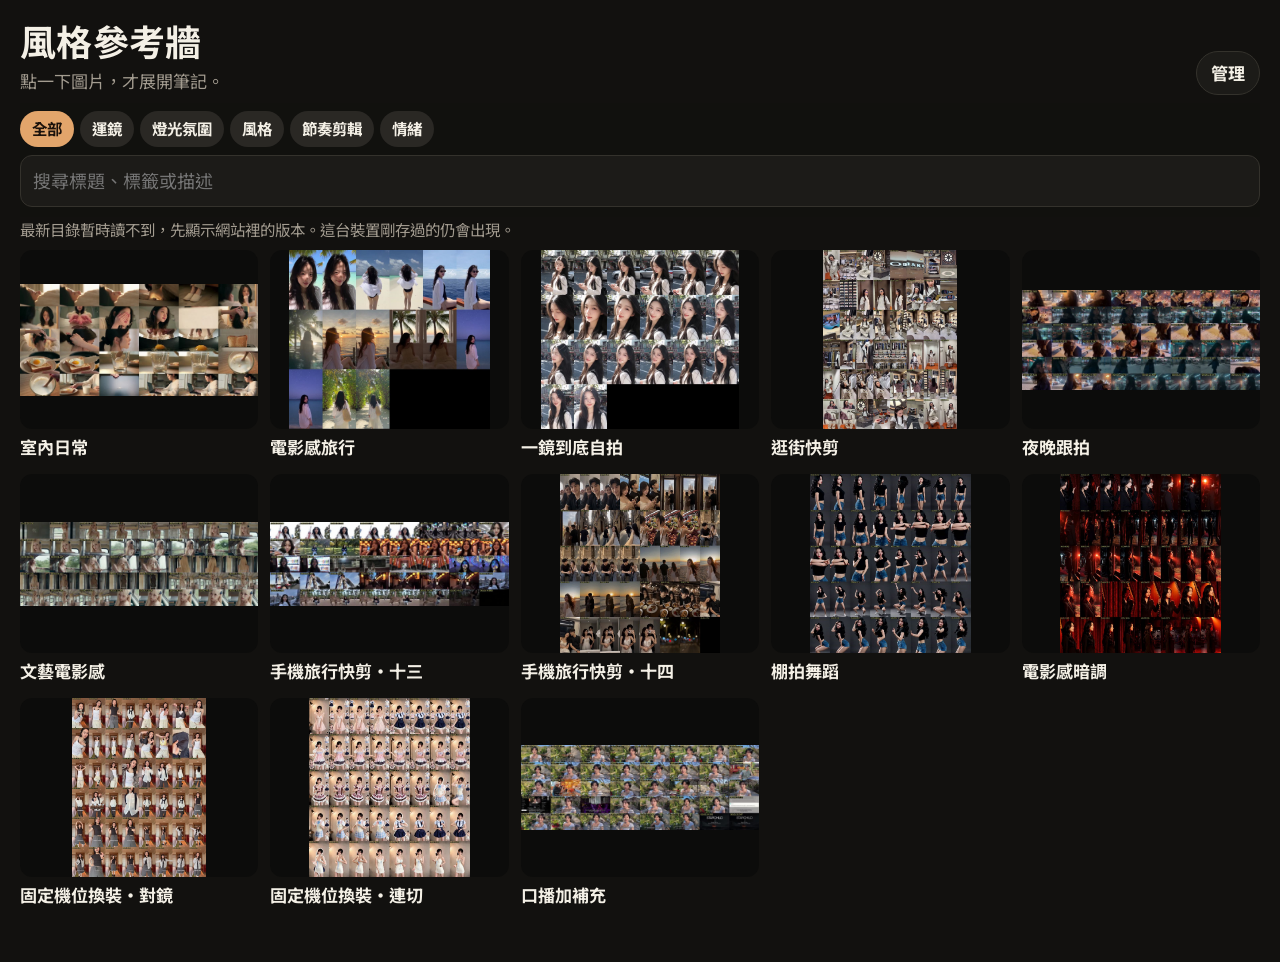
<file: style-wall/index.html>
<!DOCTYPE html>
<html lang="zh-Hant">
<head>
  <meta charset="utf-8">
  <meta name="viewport" content="width=device-width, initial-scale=1, viewport-fit=cover">
  <meta name="theme-color" content="#12110f">
  <title>風格參考牆</title>
  <link rel="stylesheet" href="css/app.css">
  <link rel="preconnect" href="https://fonts.googleapis.com">
  <link rel="preconnect" href="https://fonts.gstatic.com" crossorigin>
  <link href="https://fonts.googleapis.com/css2?family=Noto+Sans+TC:wght@400;700;800&display=swap" rel="stylesheet">
</head>
<body>
  <div class="wrap">
    <header class="top">
      <div>
        <h1>風格參考牆</h1>
        <p class="sub">點一下圖片，才展開筆記。</p>
      </div>
      <a class="nav-link" href="admin.html">管理</a>
    </header>
    <div class="toolbar">
      <div class="chips" id="chips"></div>
      <input class="search" id="search" type="search" placeholder="搜尋標題、標籤或描述" enterkeyhint="search" autocomplete="off">
    </div>
    <p class="note" id="note" hidden></p>
    <div class="wall" id="grid"></div>
  </div>
  <div class="modal" id="modal" hidden></div>
  <noscript><p class="noscript">需要開啟 JavaScript 才能看這面牆。</p></noscript>
  <script type="module" src="js/wall.js"></script>
</body>
</html>
</file>
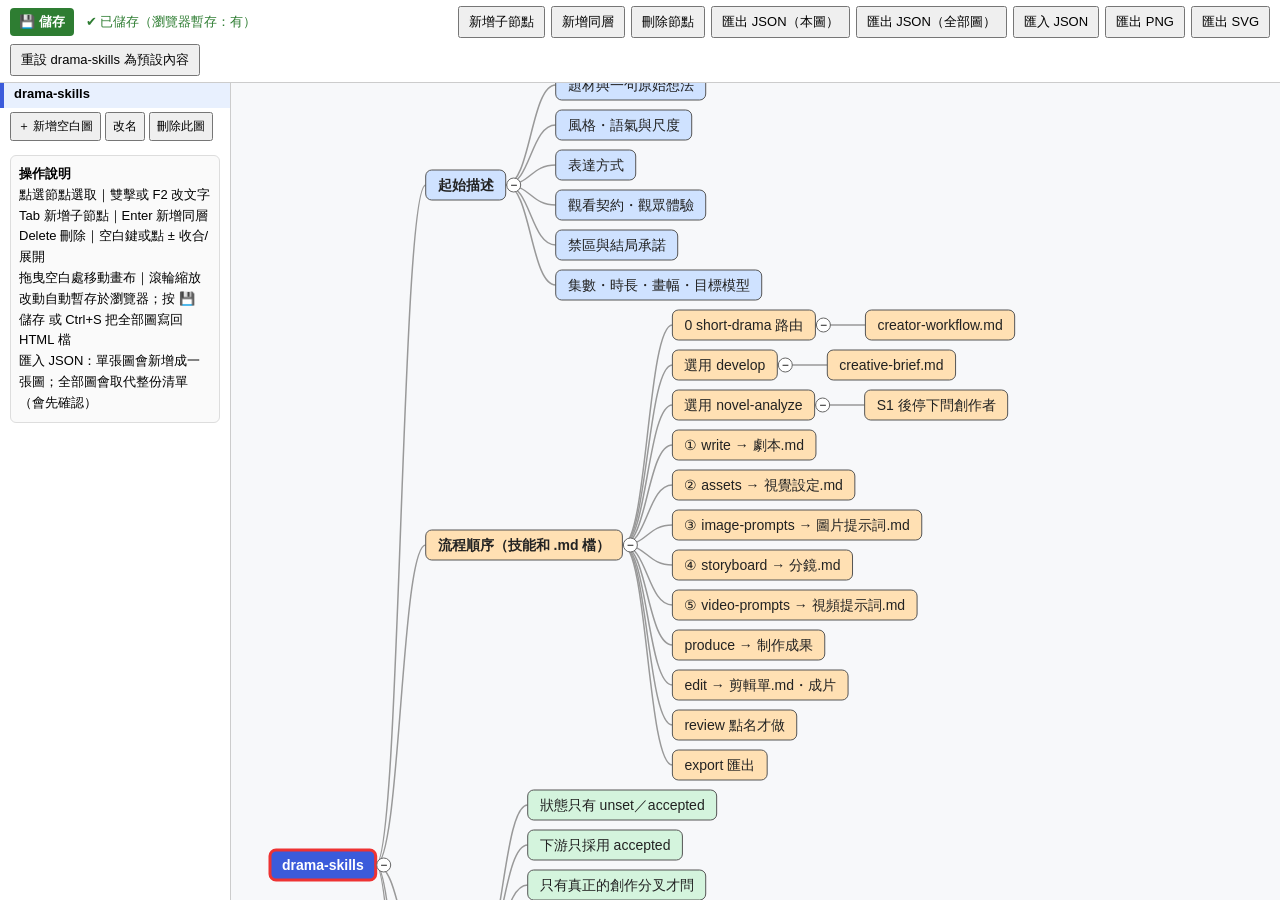
<file: mindmap.html>
<!DOCTYPE html><html lang="zh-Hant"><head><meta charset="utf-8"><title>心智圖工作室</title>
<style>
html,body{margin:0;height:100%;overflow:hidden;font-family:"Noto Sans CJK TC","Microsoft JhengHei","PingFang TC",sans-serif;background:#f7f8fa}
#top{position:fixed;left:0;right:0;top:0;height:auto;min-height:44px;background:#fff;border-bottom:1px solid #ccc;display:flex;flex-wrap:wrap;align-items:center;gap:6px;padding:6px 10px;box-sizing:border-box;z-index:6}
#top button{padding:5px 9px;font-size:13px;cursor:pointer}#bSave{font-weight:bold;background:#2e7d32;color:#fff;border:0;border-radius:4px}
#st{font-size:13px;margin-left:6px}
#side{position:fixed;left:0;top:44px;bottom:0;width:230px;background:#fff;border-right:1px solid #ccc;overflow:auto;z-index:5;font-size:13px}
#side h3{margin:10px 10px 6px;font-size:14px}#list div{padding:7px 10px;cursor:pointer;border-left:4px solid transparent;word-break:break-all}
#list div.on{background:#e8f0fe;border-left-color:#3b5bdb;font-weight:bold}
#side .ops{padding:4px 10px;display:flex;flex-wrap:wrap;gap:4px}#side .ops button{font-size:12px;padding:4px 6px;cursor:pointer}
#help{margin:10px;padding:8px;border:1px solid #ddd;border-radius:6px;line-height:1.6;background:#fafafa}
#wrap{position:fixed;left:230px;right:0;top:44px;bottom:0}
svg{width:100%;height:100%;cursor:grab}
.node rect{stroke:#555;stroke-width:1}.node.sel rect{stroke:#e33;stroke-width:3}.node text{font-size:14px;user-select:none}
#ed{position:fixed;display:none;z-index:9;font-size:14px;padding:3px}
</style></head><body>
<div id="top"><button id="bSave">💾 儲存</button><span id="st"></span><span style="flex:1"></span>
<button id="bAdd">新增子節點</button><button id="bSib">新增同層</button><button id="bDel">刪除節點</button>
<button id="bExp1">匯出 JSON（本圖）</button><button id="bExpA">匯出 JSON（全部圖）</button><button id="bImp">匯入 JSON</button>
<button id="bPng">匯出 PNG</button><button id="bSvg">匯出 SVG</button><button id="bReset">重設 drama-skills 為預設內容</button>
<input type="file" id="file" accept=".json,application/json" style="display:none"></div>
<div id="side"><h3>圖的清單</h3><div id="list"></div>
<div class="ops"><button id="mNew">＋ 新增空白圖</button><button id="mRen">改名</button><button id="mDel">刪除此圖</button></div>
<div id="help"><b>操作說明</b><br>點選節點選取｜雙擊或 F2 改文字<br>Tab 新增子節點｜Enter 新增同層<br>Delete 刪除｜空白鍵或點 ± 收合/展開<br>拖曳空白處移動畫布｜滾輪縮放<br>改動自動暫存於瀏覽器；按 💾 儲存 或 Ctrl+S 把全部圖寫回 HTML 檔<br>匯入 JSON：單張圖會新增成一張圖；全部圖會取代整份清單（會先確認）</div></div>
<div id="wrap"><svg id="svg" xmlns="http://www.w3.org/2000/svg"><g id="vp"></g></svg></div><input id="ed">
<script id="data" type="application/json">{"savedAt":0,"store":null}</script>
<script>
const DEFAULT_DS={"id": "n1", "text": "drama-skills", "children": [{"id": "n2", "text": "起始描述", "children": [{"id": "n3", "text": "題材與一句原始想法", "children": [], "collapsed": false}, {"id": "n4", "text": "風格・語氣與尺度", "children": [], "collapsed": false}, {"id": "n5", "text": "表達方式", "children": [], "collapsed": false}, {"id": "n6", "text": "觀看契約・觀眾體驗", "children": [], "collapsed": false}, {"id": "n7", "text": "禁區與結局承諾", "children": [], "collapsed": false}, {"id": "n8", "text": "集數・時長・畫幅・目標模型", "children": [], "collapsed": false}], "collapsed": false}, {"id": "n9", "text": "流程順序（技能和 .md 檔）", "children": [{"id": "n10", "text": "0 short-drama 路由", "children": [{"id": "n11", "text": "creator-workflow.md", "children": [], "collapsed": false}], "collapsed": false}, {"id": "n12", "text": "選用 develop", "children": [{"id": "n13", "text": "creative-brief.md", "children": [], "collapsed": false}], "collapsed": false}, {"id": "n14", "text": "選用 novel-analyze", "children": [{"id": "n15", "text": "S1 後停下問創作者", "children": [], "collapsed": false}], "collapsed": false}, {"id": "n16", "text": "① write → 劇本.md", "children": [], "collapsed": false}, {"id": "n17", "text": "② assets → 視覺設定.md", "children": [], "collapsed": false}, {"id": "n18", "text": "③ image-prompts → 圖片提示詞.md", "children": [], "collapsed": false}, {"id": "n19", "text": "④ storyboard → 分鏡.md", "children": [], "collapsed": false}, {"id": "n20", "text": "⑤ video-prompts → 視頻提示詞.md", "children": [], "collapsed": false}, {"id": "n21", "text": "produce → 制作成果", "children": [], "collapsed": false}, {"id": "n22", "text": "edit → 剪輯單.md・成片", "children": [], "collapsed": false}, {"id": "n23", "text": "review 點名才做", "children": [], "collapsed": false}, {"id": "n24", "text": "export 匯出", "children": [], "collapsed": false}], "collapsed": false}, {"id": "n25", "text": "規則", "children": [{"id": "n26", "text": "狀態只有 unset／accepted", "children": [], "collapsed": false}, {"id": "n27", "text": "下游只採用 accepted", "children": [], "collapsed": false}, {"id": "n28", "text": "只有真正的創作分叉才問", "children": [], "collapsed": false}, {"id": "n29", "text": "不偽造上游・不預建空檔", "children": [], "collapsed": false}, {"id": "n30", "text": "生產：預覽→明確確認→執行", "children": [], "collapsed": false}, {"id": "n31", "text": "每鏡：起點→唯一動作→終點", "children": [], "collapsed": false}, {"id": "n32", "text": "缺圖寫 PLAN 槽・照常產出", "children": [], "collapsed": false}, {"id": "n33", "text": "提示詞語言依 prompt_language", "children": [], "collapsed": false}, {"id": "n34", "text": "字幕取自劇本原文", "children": [], "collapsed": false}], "collapsed": false}, {"id": "n35", "text": "自動產生的目錄和檔案", "children": [{"id": "n36", "text": "init", "children": [{"id": "n37", "text": "short-drama.json", "children": [], "collapsed": false}, {"id": "n38", "text": ".short-drama/state.json", "children": [], "collapsed": false}, {"id": "n39", "text": "輸入／項目開發／設定集", "children": [], "collapsed": false}, {"id": "n40", "text": "劇集／交付／創作者決策／審查", "children": [], "collapsed": false}], "collapsed": false}, {"id": "n41", "text": "決策寫入", "children": [{"id": "n42", "text": "創作者決策/*.jsonl", "children": [], "collapsed": false}], "collapsed": false}, {"id": "n43", "text": "每集", "children": [{"id": "n44", "text": "劇集/EPxxx/五份 md", "children": [], "collapsed": false}, {"id": "n45", "text": "剪輯單.md・制作成果/", "children": [], "collapsed": false}], "collapsed": false}, {"id": "n46", "text": "審查/EPxxx-審查.md", "children": [], "collapsed": false}], "collapsed": false}, {"id": "n47", "text": "A女士實例", "children": [{"id": "n48", "text": "rhythm_profile 為 unset", "children": [], "collapsed": false}, {"id": "n49", "text": "prompt_language 為 en", "children": [], "collapsed": false}, {"id": "n50", "text": "EP001 五份 md 齊全", "children": [], "collapsed": false}, {"id": "n51", "text": "參考圖 A001–A003", "children": [], "collapsed": false}, {"id": "n52", "text": "推論：故事板 v1–v5 為手動新增", "children": [], "collapsed": false}], "collapsed": false}], "collapsed": false};const KEY='mindmap-studio-v1';
const COLORS=['#cfe2ff','#ffe0b3','#d4f4dd','#f8d0e0','#e6d9ff','#fff3b0'];
let seq=Date.now();const uid=p=>(p||'n')+(seq++).toString(36);
function clone(o){return JSON.parse(JSON.stringify(o))}
function defaultStore(){return{active:'m-ds',maps:[{id:'m-ds',name:'drama-skills',root:clone(DEFAULT_DS)}]}}
let lsOK=true,savedAt=0,fileSavedAt=0,fileHandle=null;
function load(){let emb=null,ls=null;
 try{const e=JSON.parse(document.getElementById('data').textContent);if(e&&e.store)emb=e}catch(x){}
 try{const s=localStorage.getItem(KEY);if(s){const o=JSON.parse(s);if(o&&o.store)ls=o}}catch(x){lsOK=false}
 fileSavedAt=emb?emb.savedAt:0;let pick=emb;if(ls&&(!emb||ls.savedAt>emb.savedAt))pick=ls;
 if(pick){savedAt=pick.savedAt;return pick.store}return defaultStore()}
let store=load();
function cur(){return store.maps.find(m=>m.id===store.active)||store.maps[0]}
let data=cur().root,sel=data.id,tx=40,ty=0,sc=1;
function save(){savedAt=Date.now();try{localStorage.setItem(KEY,JSON.stringify({savedAt,store}));lsOK=true}catch(x){lsOK=false}status()}
function status(){const el=document.getElementById('st');const un=savedAt>fileSavedAt;
 el.textContent=(un?'● 未儲存到檔案':'✔ 已儲存')+(lsOK?'（瀏覽器暫存：有）':'（瀏覽器不允許暫存，請按 💾 儲存）');el.style.color=un?'#c0392b':'#2e7d32'}
function find(id,n=data,p=null){if(n.id===id)return{n,p};for(const c of n.children){const r=find(id,c,n);if(r)return r}return null}
const svg=document.getElementById('svg'),vp=document.getElementById('vp'),NS='http://www.w3.org/2000/svg';
const mc=document.createElement('canvas').getContext('2d');
function tw(t,b){mc.font=(b?'bold ':'')+'14px "Noto Sans CJK TC",sans-serif';return mc.measureText(t).width}
function layout(n,d,x){n._w=tw(n.text,d<2)+24;n._x=x;n._d=d;const k=n.collapsed?[]:n.children;
 if(!k.length){n._sh=40;return}let s=0;for(const c of k){layout(c,d+1,x+n._w+50);s+=c._sh}n._sh=Math.max(s,40)}
function place(n,top){n._y=top+n._sh/2;let t=top;if(!n.collapsed)for(const c of n.children){place(c,t);t+=c._sh}}
function el(tag,a,p){const e=document.createElementNS(NS,tag);for(const k in a)e.setAttribute(k,a[k]);p&&p.appendChild(e);return e}
function render(){vp.innerHTML='';layout(data,0,0);place(data,0);if(!ty)ty=Math.max(20,svg.clientHeight/2-data._sh/2);
 vp.setAttribute('transform',`translate(${tx},${ty}) scale(${sc})`);draw(data,0);renderList()}
function draw(n,ci){const col=n._d===0?'#3b5bdb':COLORS[ci%COLORS.length];
 if(!n.collapsed)n.children.forEach((c,i)=>{const k=n._d===0?i:ci;const x1=n._x+n._w,y1=n._y,x2=c._x,y2=c._y;
  el('path',{d:`M${x1},${y1} C${x1+25},${y1} ${x2-25},${y2} ${x2},${y2}`,fill:'none',stroke:'#999','stroke-width':1.5},vp);draw(c,k)});
 const g=el('g',{class:'node'+(n.id===sel?' sel':''),'data-id':n.id},vp);
 el('rect',{x:n._x,y:n._y-15,width:n._w,height:30,fill:col,rx:6},g);
 const t=el('text',{x:n._x+12,y:n._y+5,fill:n._d===0?'#fff':'#222','font-weight':n._d<2?'bold':'normal','font-family':'Noto Sans CJK TC, Microsoft JhengHei, sans-serif'},g);t.textContent=n.text;
 if(n.children.length){const b=el('g',{class:'tog','data-id':n.id,style:'cursor:pointer'},vp);el('circle',{cx:n._x+n._w+8,cy:n._y,r:7,fill:'#fff',stroke:'#666'},b);
  const s=el('text',{x:n._x+n._w+8,y:n._y+4,'text-anchor':'middle','font-size':12},b);s.textContent=n.collapsed?'+':'−'}}
function renderList(){const L=document.getElementById('list');L.innerHTML='';for(const m of store.maps){const d=document.createElement('div');
 d.textContent=m.name;d.dataset.id=m.id;if(m.id===store.active)d.className='on';d.onclick=()=>switchMap(m.id);L.appendChild(d)}}
function switchMap(id){endEdit(true);store.active=id;data=cur().root;sel=data.id;tx=40;ty=0;sc=1;save();render()}
function commit(){save();render()}
const newNode=t=>({id:uid(),text:t,children:[],collapsed:false});
function addChild(){const r=find(sel);if(!r)return;const c=newNode('新節點');r.n.collapsed=false;r.n.children.push(c);sel=c.id;commit();edit()}
function addSib(){const r=find(sel);if(!r||!r.p)return addChild();const c=newNode('新節點');r.p.children.splice(r.p.children.indexOf(r.n)+1,0,c);sel=c.id;commit();edit()}
function del(){const r=find(sel);if(!r||!r.p){alert('中心節點不能刪除');return}r.p.children.splice(r.p.children.indexOf(r.n),1);sel=r.p.id;commit()}
function toggle(id){const r=find(id);if(r&&r.n.children.length){r.n.collapsed=!r.n.collapsed;commit()}}
function newMap(){const name=(prompt('新圖的名稱：','未命名心智圖')||'').trim();if(!name)return;
 const m={id:uid('m'),name,root:newNode(name)};store.maps.push(m);switchMap(m.id)}
function renMap(){const m=cur();const name=(prompt('新的圖名稱：',m.name)||'').trim();if(!name)return;m.name=name;commit()}
function delMap(){const m=cur();if(store.maps.length<=1){alert('至少要保留一張圖');return}
 if(!confirm(`確定要刪除「${m.name}」這張圖嗎？刪除後無法復原（除非之前有匯出或儲存過）。`))return;
 store.maps=store.maps.filter(x=>x!==m);switchMap(store.maps[0].id)}
const ed=document.getElementById('ed');
function edit(){const r=find(sel);if(!r)return;const g=vp.querySelector(`.node[data-id="${sel}"] rect`);const b=g.getBoundingClientRect();
 Object.assign(ed.style,{display:'block',left:b.left+'px',top:b.top+'px',width:Math.max(b.width,160)+'px'});ed.value=r.n.text;ed.focus();ed.select()}
function endEdit(ok){if(ed.style.display!=='block')return;const r=find(sel);ed.style.display='none';ed.blur();if(ok&&r&&ed.value.trim()){r.n.text=ed.value.trim()}commit()}
const isSave=e=>(e.ctrlKey||e.metaKey)&&e.key.toLowerCase()==='s';
ed.addEventListener('keydown',e=>{if(isSave(e)){e.preventDefault();e.stopPropagation();saveFile();return}e.stopPropagation();if(e.key==='Enter')endEdit(true);if(e.key==='Escape')endEdit(false)});
ed.addEventListener('blur',()=>endEdit(true));
ed.addEventListener('input',()=>{const r=find(sel);if(r&&ed.value.trim()){r.n.text=ed.value.trim();save()}});
let drag=null,downId=null,downT=0;
svg.addEventListener('mousedown',e=>{const t=e.target.closest('.tog');if(t){toggle(t.dataset.id);return}const g=e.target.closest('.node');
 if(g){const id=g.dataset.id,now=Date.now();if(id===downId&&now-downT<450){e.preventDefault();downId=null;sel=id;render();edit();return}sel=id;downId=id;downT=now;render();return}downId=null;drag={x:e.clientX-tx,y:e.clientY-ty};svg.style.cursor='grabbing'});
window.addEventListener('mousemove',e=>{if(drag){tx=e.clientX-drag.x;ty=e.clientY-drag.y;vp.setAttribute('transform',`translate(${tx},${ty}) scale(${sc})`)}});
window.addEventListener('mouseup',()=>{drag=null;svg.style.cursor='grab'});

svg.addEventListener('wheel',e=>{e.preventDefault();const R=svg.getBoundingClientRect(),mx=e.clientX-R.left,my=e.clientY-R.top;const f=e.deltaY<0?1.1:1/1.1;const ns=Math.min(4,Math.max(.2,sc*f));
 tx=mx-(mx-tx)*ns/sc;ty=my-(my-ty)*ns/sc;sc=ns;render()},{passive:false});
document.addEventListener('keydown',e=>{if(isSave(e)){e.preventDefault();saveFile();return}if(e.target===ed&&ed.style.display==='block')return;if(e.target.tagName==='INPUT'&&e.target!==ed)return;
 if(e.key==='Tab'){e.preventDefault();addChild()}else if(e.key==='Enter'){e.preventDefault();addSib()}else if(e.key==='F2'){e.preventDefault();edit()}
 else if(e.key==='Delete'||e.key==='Backspace'){e.preventDefault();del()}else if(e.key===' '){e.preventDefault();toggle(sel)}});
function strip(n){return{id:n.id,text:n.text,collapsed:!!n.collapsed,children:n.children.map(strip)}}
function stripStore(){return{active:store.active,maps:store.maps.map(m=>({id:m.id,name:m.name,root:strip(m.root)}))}}
function dl(name,url){const a=document.createElement('a');a.href=url;a.download=name;document.body.appendChild(a);a.click();a.remove()}
const safe=s=>s.replace(/[\\/:*?"<>|]/g,'_');
function buildHTML(){const d=document.documentElement.cloneNode(true);d.querySelector('#vp').innerHTML='';d.querySelector('#list').innerHTML='';
 const e=d.querySelector('#ed');e.removeAttribute('style');e.value='';
 d.querySelector('#data').textContent=JSON.stringify({savedAt,store:stripStore()}).replace(/</g,'\\u003c');return '<!DOCTYPE html>\n'+d.outerHTML}
async function saveFile(){endEdit(true);save();const html=buildHTML();
 try{if(window.showSaveFilePicker){if(!fileHandle)fileHandle=await showSaveFilePicker({suggestedName:'心智圖工作室.html',types:[{description:'HTML',accept:{'text/html':['.html']}}]});
   const w=await fileHandle.createWritable();await w.write(html);await w.close()}
  else dl('心智圖工作室.html',URL.createObjectURL(new Blob([html],{type:'text/html'})));
  fileSavedAt=savedAt;status()}
 catch(x){status();if(x.name!=='AbortError')alert('儲存失敗：'+x.message)}}
function nodeOK(n){return n&&typeof n.text==='string'&&Array.isArray(n.children)&&n.children.every(nodeOK)}
function reid(n){n.id=uid();n.collapsed=!!n.collapsed;n.children.forEach(reid);return n}
function importJSON(t){let o;try{o=JSON.parse(t)}catch(x){alert('JSON 格式不正確');return}
 if(o&&o.type==='mindmap-studio-all'&&Array.isArray(o.maps)){if(!o.maps.every(m=>m.name&&nodeOK(m.root))){alert('JSON 格式不正確');return}
  if(!confirm(`要用匯入的 ${o.maps.length} 張圖取代目前全部的圖嗎？`))return;
  store={active:o.maps[0].id||'',maps:o.maps.map(m=>({id:m.id||uid('m'),name:m.name,root:m.root}))};store.active=store.maps[0].id;switchMap(store.active);return}
 let name,root;if(o&&o.type==='mindmap-studio-map'){name=o.name;root=o.root}else if(nodeOK(o)){name=o.text;root=o}
 if(!nodeOK(root)){alert('JSON 格式不正確');return}
 const m={id:uid('m'),name:name||root.text,root:reid(root)};store.maps.push(m);switchMap(m.id)}
function svgString(){layout(data,0,0);place(data,0);let W=0;(function m(n){W=Math.max(W,n._x+n._w+30);if(!n.collapsed)n.children.forEach(m)})(data);
 const H=data._sh+20,tmp=document.createElementNS(NS,'svg');tmp.setAttribute('xmlns',NS);tmp.setAttribute('width',W+20);tmp.setAttribute('height',H);
 const st=document.createElementNS(NS,'style');st.textContent='.node rect{stroke:#555}text{font-family:"Noto Sans CJK TC",sans-serif;font-size:14px}';tmp.appendChild(st);
 el('rect',{width:'100%',height:'100%',fill:'#fff'},tmp);const g=vp.cloneNode(true);g.setAttribute('transform','translate(10,10)');
 g.querySelectorAll('.sel').forEach(x=>x.classList.remove('sel'));tmp.appendChild(g);return{s:new XMLSerializer().serializeToString(tmp),W:W+20,H}}
const $=id=>document.getElementById(id);
$('bSave').onclick=saveFile;$('bAdd').onclick=addChild;$('bSib').onclick=addSib;$('bDel').onclick=del;
$('mNew').onclick=newMap;$('mRen').onclick=renMap;$('mDel').onclick=delMap;
$('bExp1').onclick=()=>{const m=cur();dl(safe(m.name)+'.json',URL.createObjectURL(new Blob([JSON.stringify({type:'mindmap-studio-map',name:m.name,root:strip(m.root)},null,2)],{type:'application/json'})))};
$('bExpA').onclick=()=>dl('心智圖工作室_全部圖.json',URL.createObjectURL(new Blob([JSON.stringify({type:'mindmap-studio-all',...stripStore()},null,2)],{type:'application/json'})));
$('bImp').onclick=()=>$('file').click();
$('file').onchange=e=>{const f=e.target.files[0];if(f)f.text().then(importJSON);e.target.value=''};
$('bSvg').onclick=()=>{const {s}=svgString();dl(safe(cur().name)+'.svg',URL.createObjectURL(new Blob([s],{type:'image/svg+xml'})));render()};
$('bPng').onclick=()=>{const {s,W,H}=svgString();render();const img=new Image();img.onload=()=>{const c=document.createElement('canvas');c.width=W*2;c.height=H*2;const x=c.getContext('2d');x.scale(2,2);x.drawImage(img,0,0);dl(safe(cur().name)+'.png',c.toDataURL('image/png'))};img.src='data:image/svg+xml;charset=utf-8,'+encodeURIComponent(s)};
$('bReset').onclick=()=>{if(!confirm('確定要把 drama-skills 這張圖重設為預設內容？其他圖不受影響。'))return;let m=store.maps.find(x=>x.id==='m-ds');
 if(!m){m={id:'m-ds',name:'drama-skills',root:null};store.maps.unshift(m)}m.root=clone(DEFAULT_DS);switchMap('m-ds')};
function fitTop(){const h=$('top').offsetHeight;$('side').style.top=h+'px';$('wrap').style.top=h+'px'}
window.addEventListener('pagehide',()=>endEdit(true));
window.addEventListener('beforeunload',e=>{endEdit(true);if(savedAt>fileSavedAt){e.preventDefault();e.returnValue=''}});
window.addEventListener('resize',()=>{fitTop();render()});fitTop();render();status();
</script></body></html>
</file>
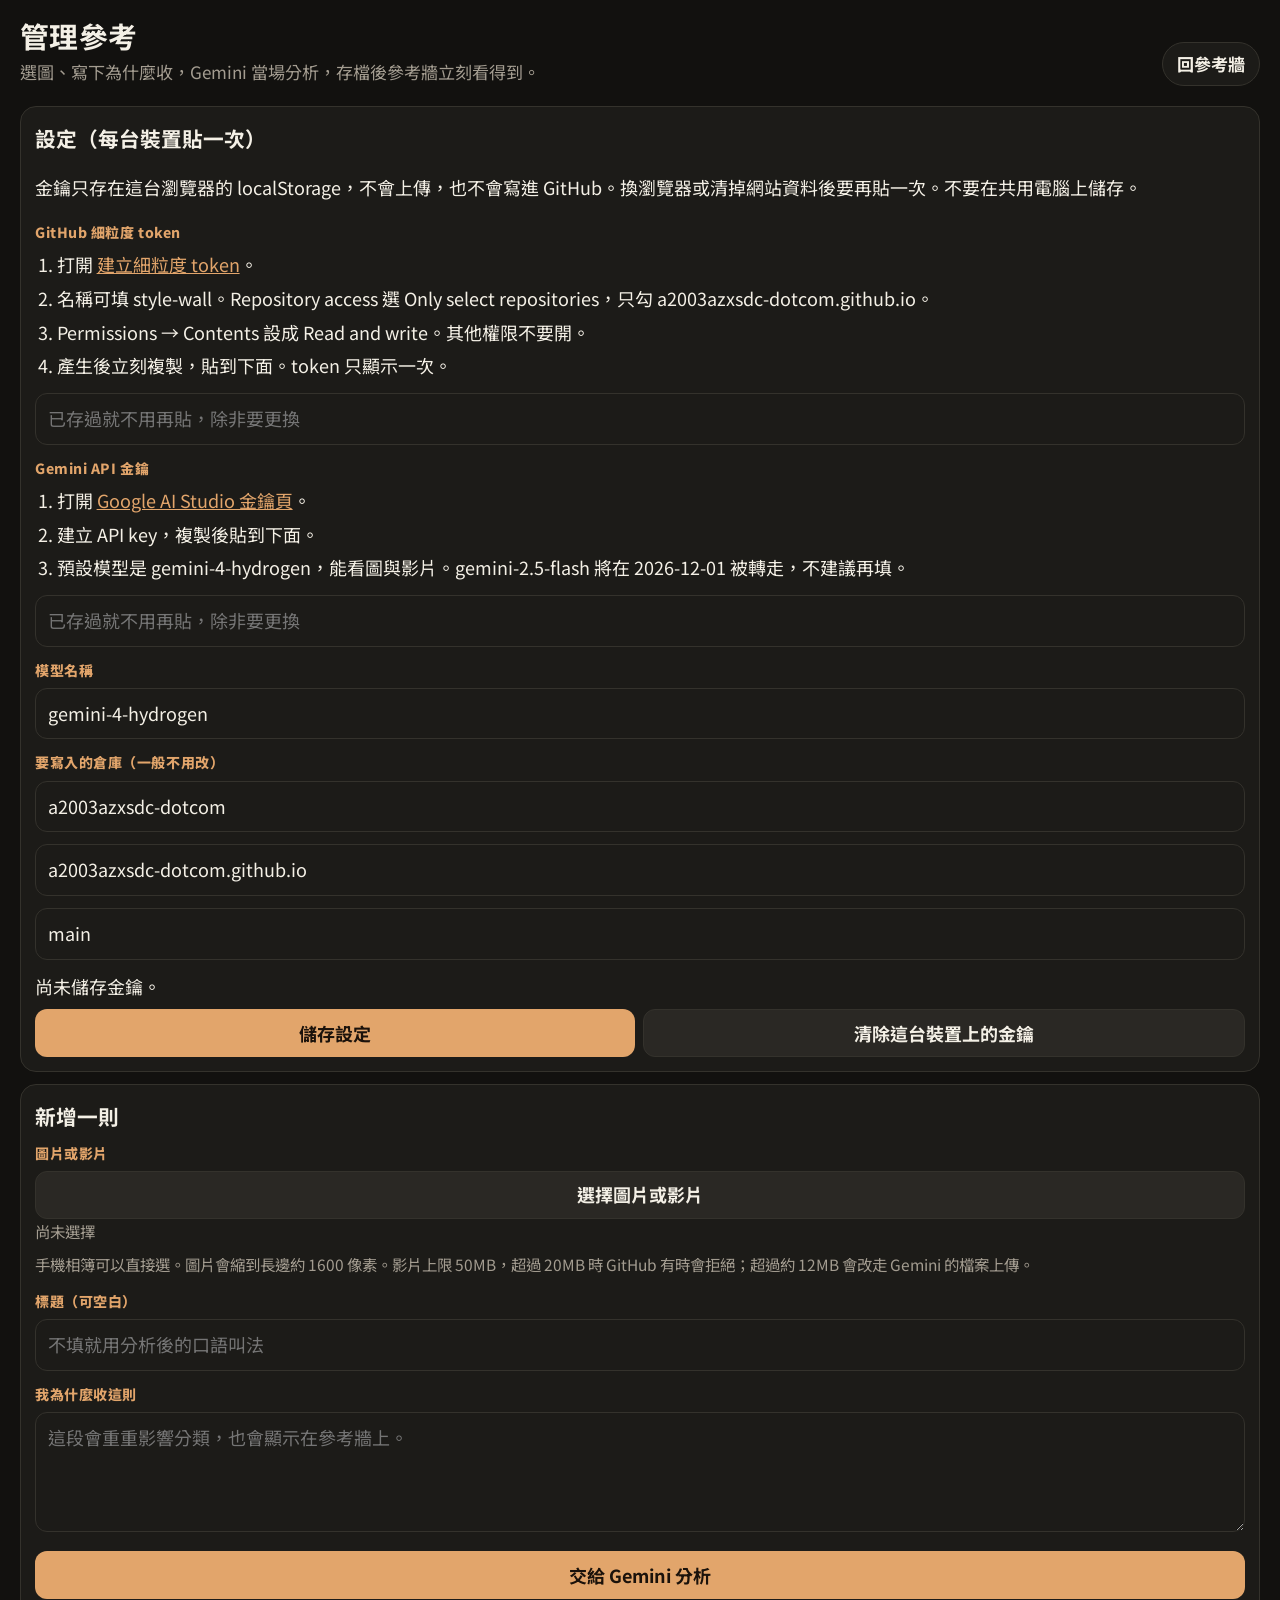
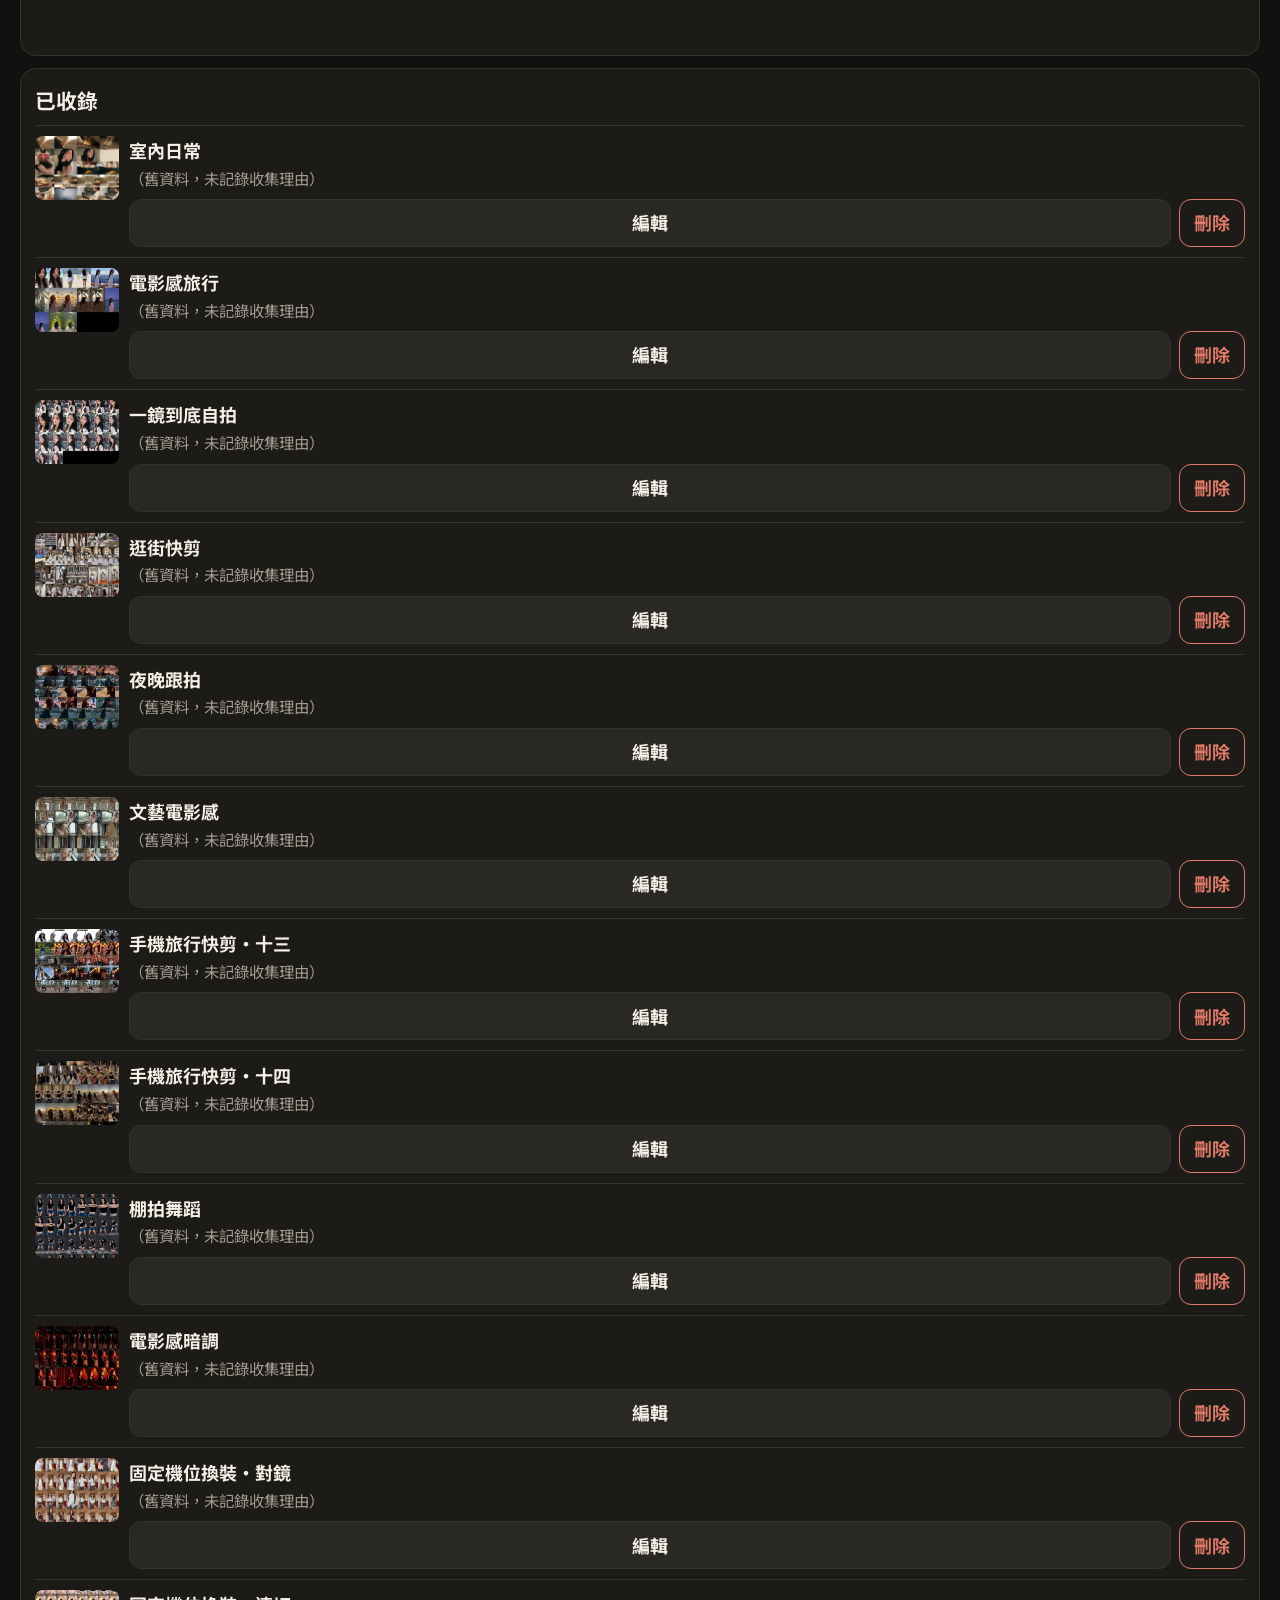
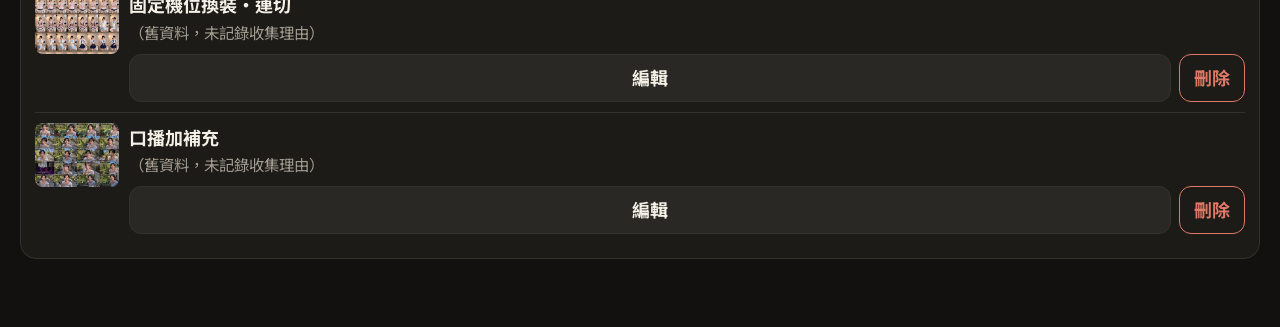
<file: style-wall/admin.html>
<!DOCTYPE html>
<html lang="zh-Hant">
<head>
  <meta charset="utf-8">
  <meta name="viewport" content="width=device-width, initial-scale=1, viewport-fit=cover">
  <meta name="theme-color" content="#12110f">
  <title>管理參考｜風格參考牆</title>
  <link rel="stylesheet" href="css/app.css">
  <link rel="preconnect" href="https://fonts.googleapis.com">
  <link rel="preconnect" href="https://fonts.gstatic.com" crossorigin>
  <link href="https://fonts.googleapis.com/css2?family=Noto+Sans+TC:wght@400;700;800&display=swap" rel="stylesheet">
</head>
<body class="page-admin">
  <div class="wrap">
    <header class="top">
      <div>
        <h1>管理參考</h1>
        <p class="sub">選圖、寫下為什麼收，Gemini 當場分析，存檔後參考牆立刻看得到。</p>
      </div>
      <a class="nav-link" href="index.html">回參考牆</a>
    </header>
    <p class="banner" id="banner" hidden></p>

    <section class="panel" id="settings">
      <h2>設定（每台裝置貼一次）</h2>
      <p>金鑰只存在這台瀏覽器的 localStorage，不會上傳，也不會寫進 GitHub。換瀏覽器或清掉網站資料後要再貼一次。不要在共用電腦上儲存。</p>
      <div class="field">
        <span class="k">GitHub 細粒度 token</span>
        <ol class="help">
          <li>打開 <a href="https://github.com/settings/personal-access-tokens/new" target="_blank" rel="noopener">建立細粒度 token</a>。</li>
          <li>名稱可填 style-wall。Repository access 選 Only select repositories，只勾 a2003azxsdc-dotcom.github.io。</li>
          <li>Permissions → Contents 設成 Read and write。其他權限不要開。</li>
          <li>產生後立刻複製，貼到下面。token 只顯示一次。</li>
        </ol>
        <input id="token" type="password" autocomplete="off" spellcheck="false" placeholder="已存過就不用再貼，除非要更換">
      </div>
      <div class="field">
        <span class="k">Gemini API 金鑰</span>
        <ol class="help">
          <li>打開 <a href="https://aistudio.google.com/apikey" target="_blank" rel="noopener">Google AI Studio 金鑰頁</a>。</li>
          <li>建立 API key，複製後貼到下面。</li>
          <li>預設模型是 gemini-4-hydrogen，能看圖與影片。gemini-2.5-flash 將在 2026-12-01 被轉走，不建議再填。</li>
        </ol>
        <input id="gemini" type="password" autocomplete="off" spellcheck="false" placeholder="已存過就不用再貼，除非要更換">
      </div>
      <div class="field">
        <span class="k">模型名稱</span>
        <input id="model" type="text" autocomplete="off" spellcheck="false" value="gemini-4-hydrogen">
      </div>
      <div class="field">
        <span class="k">要寫入的倉庫（一般不用改）</span>
        <input id="owner" type="text" autocomplete="off" spellcheck="false" placeholder="擁有者">
      </div>
      <div class="field">
        <input id="repo" type="text" autocomplete="off" spellcheck="false" placeholder="倉庫名稱">
      </div>
      <div class="field">
        <input id="branch" type="text" autocomplete="off" spellcheck="false" placeholder="分支，通常是 main">
      </div>
      <p class="status" id="settings-status"></p>
      <div class="btn-row">
        <button class="btn" id="save-settings" type="button">儲存設定</button>
        <button class="btn-ghost" id="clear-settings" type="button">清除這台裝置上的金鑰</button>
      </div>
    </section>

    <section class="panel">
      <h2 id="form-title">新增一則</h2>
      <div class="field">
        <span class="k">圖片或影片</span>
        <button class="btn-ghost" id="pick" type="button">選擇圖片或影片</button>
        <input class="file-input" id="file" type="file" accept="image/*,video/*">
        <p class="note" id="file-name">尚未選擇</p>
        <p class="note" id="file-note">手機相簿可以直接選。圖片會縮到長邊約 1600 像素。影片上限 50MB，超過 20MB 時 GitHub 有時會拒絕；超過約 12MB 會改走 Gemini 的檔案上傳。</p>
      </div>
      <div class="field">
        <span class="k">標題（可空白）</span>
        <input id="title" type="text" maxlength="40" placeholder="不填就用分析後的口語叫法">
      </div>
      <div class="field">
        <span class="k">我為什麼收這則</span>
        <textarea id="reason" required placeholder="這段會重重影響分類，也會顯示在參考牆上。"></textarea>
      </div>
      <div class="btn-row">
        <button class="btn" id="analyze" type="button">交給 Gemini 分析</button>
        <button class="btn-ghost" id="cancel-edit" type="button" hidden>取消編輯</button>
      </div>
      <p class="status" id="work-status" aria-live="polite"></p>
    </section>

    <section class="panel" id="preview" hidden>
      <h2>分析結果（可改，再儲存）</h2>
      <div id="preview-fields"></div>
      <div class="btn-row">
        <button class="btn" id="save-item" type="button">儲存到參考牆</button>
      </div>
      <p class="status" id="save-status" aria-live="polite"></p>
    </section>

    <section class="panel">
      <h2>已收錄</h2>
      <div id="library"></div>
    </section>
  </div>
  <div class="confirm" id="confirm" hidden>
    <div class="confirm-card">
      <p id="confirm-text"></p>
      <div class="btn-row">
        <button class="btn-danger" id="confirm-yes" type="button">刪除</button>
        <button class="btn-ghost" id="confirm-no" type="button">取消</button>
      </div>
    </div>
  </div>
  <script type="module" src="js/admin.js"></script>
</body>
</html>
</file>
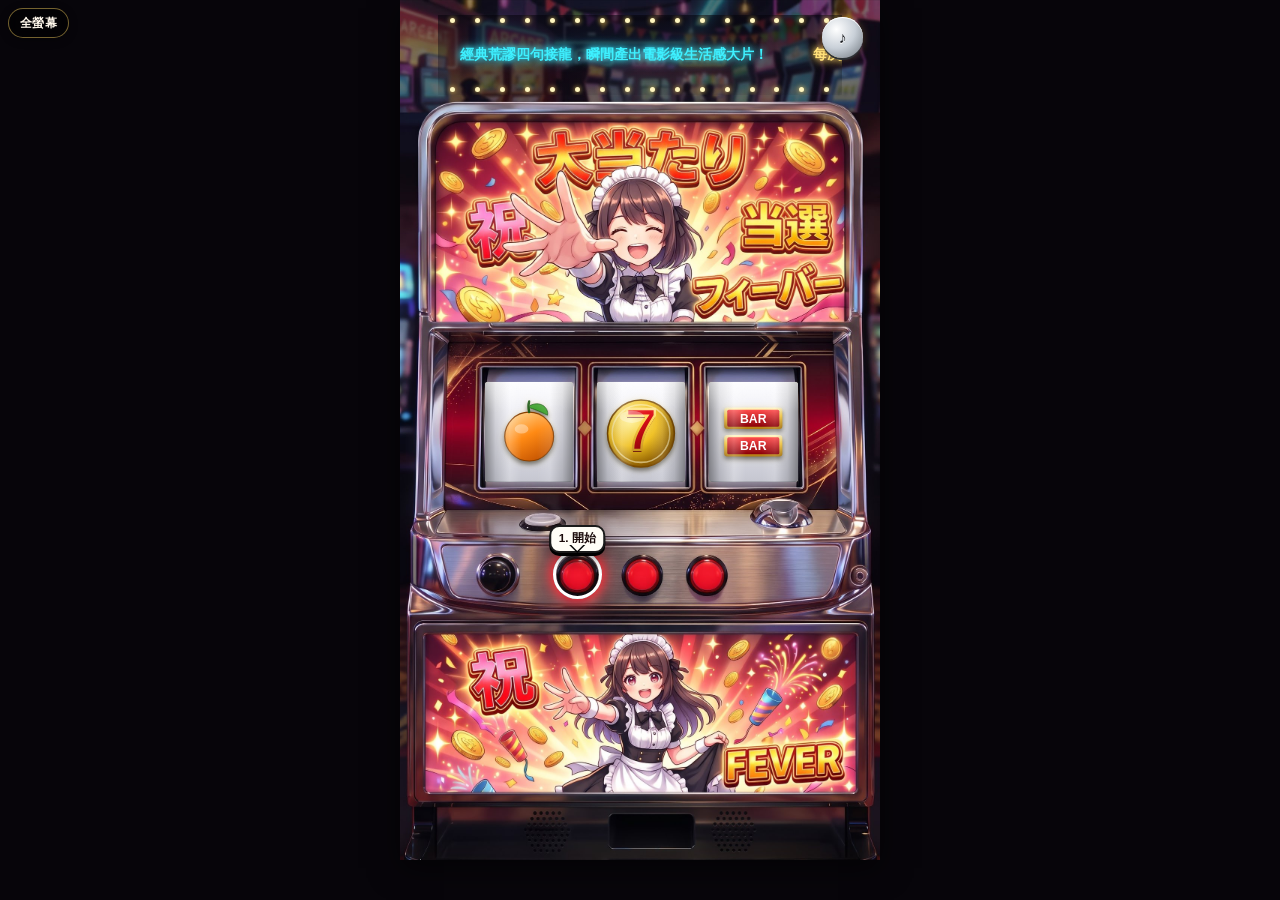
<file: childhood-slot/versions/v7_index.html>
<!DOCTYPE html>
<html lang="zh-TW">
<head>
  <meta charset="UTF-8">
  <meta name="viewport" content="width=device-width, initial-scale=1.0, viewport-fit=cover">
  <meta name="apple-mobile-web-app-capable" content="yes">
  <meta name="apple-mobile-web-app-status-bar-style" content="black-translucent">
  <meta name="apple-mobile-web-app-title" content="童年造句拉霸">
  <meta name="mobile-web-app-capable" content="yes">
  <meta name="theme-color" content="#07050a">
  <link rel="manifest" href="manifest.json">
  <link rel="apple-touch-icon" href="../assets/slot_cabinet.jpg">
  <link rel="icon" href="icon.svg" type="image/svg+xml">
  <title>童年課堂紙條造句 × AI生圖</title>
  <style>
:root {
  --gold: #ffd764;
  --gold-2: #f0b429;
  --led: #fff4c0;
  --cyan: #3ef0ff;
  --text: #fff8ec;
  --muted: #d2c0a8;
}
* { box-sizing: border-box; margin: 0; padding: 0; -webkit-tap-highlight-color: transparent; }
html, body {
  background: #07050a;
  color: var(--text);
  width: 100%;
  height: 100%;
  height: 100dvh;
  min-height: 100%;
  min-height: 100dvh;
  margin: 0;
  padding: 0;
}
/* v7: standalone page fills the real viewport (no Gemini share chrome) */
html:fullscreen, html:-webkit-full-screen,
body:fullscreen, body:-webkit-full-screen {
  width: 100%;
  height: 100%;
  background: #07050a;
}
body {
  font-family: "Noto Sans TC", "PingFang TC", "Microsoft JhengHei", "Heiti TC", sans-serif;
  overflow: hidden;
}
/* Survive a host page (e.g. Gemini share) turning body into a flex centering container */
.app-wrap, .machine { align-self: flex-start; margin-top: 0; }
button, input, select, textarea { font-family: inherit; }
button { cursor: pointer; border: none; background: none; color: inherit; }
.sr-only, .visually-hidden {
  position: absolute; width: 1px; height: 1px; overflow: hidden; clip: rect(0,0,0,0);
}
.hidden { display: none !important; }

/* v5: contain-fit by default (v3). On a portrait phone (width <= 600px) that is
   height-limited, fill container width, keep 1536:2752, top-align, and allow
   vertical scrolling instead of shrinking the cabinet. */
.app-wrap {
  box-sizing: border-box;
  width: 100%;
  height: 100%;
  height: 100dvh;
  min-height: 100%;
  min-height: 100dvh;
  max-width: none;
  margin: 0;
  padding: 0 0 env(safe-area-inset-bottom, 0px);
  display: flex;
  justify-content: center;
  align-items: flex-start;
  overflow: hidden;
  overflow-x: hidden;
  container-type: size;
}
.machine {
  position: relative;
  box-sizing: border-box;
  aspect-ratio: 1536 / 2752;
  width: 100%;
  max-width: 480px;
  height: auto;
  font-size: clamp(10px, 3.15vw, 15px);
  overflow: hidden;
  background: #000;
  box-shadow: 0 8px 28px rgba(0,0,0,0.55);
  flex: 0 0 auto;
  align-self: flex-start;
  margin-top: 0;
}
@supports (width: 1cqh) {
  .machine {
    width: min(100cqw, calc(100cqh * 1536 / 2752), 480px);
    max-width: 100%;
    max-height: 100%;
    font-size: clamp(10px, 3.15cqi, 15px);
  }
}
html.cabinet-scroll,
html.cabinet-scroll body {
  overflow: hidden;
}
html.cabinet-scroll .app-wrap {
  overflow-x: hidden;
  overflow-y: auto;
  -webkit-overflow-scrolling: touch;
  overscroll-behavior-x: none;
}
html.cabinet-scroll .machine {
  max-width: none;
  max-height: none;
}
@supports (width: 1cqh) {
  html.cabinet-scroll .machine {
    width: 100%;
    max-width: 100%;
    max-height: none;
    height: auto;
    font-size: clamp(10px, 3.15cqi, 15px);
  }
}
.cabinet-art {
  position: absolute; inset: 0;
  width: 100%; height: 100%;
  display: block;
  pointer-events: none;
  user-select: none;
  -webkit-user-drag: none;
}
.zone { position: absolute; z-index: 2; }
.debug .zone { outline: 1px solid rgba(0,255,255,0.85); }

/* Mute / admin on speakers */
.icon-btn {
  display: grid; place-items: center;
  border-radius: 50%;
  font-size: 0.72em;
  font-weight: 900;
  letter-spacing: 0.04em;
  color: #1b1d22;
  background: radial-gradient(circle at 35% 30%, #fff, #c9d0d8 48%, #6a727a);
  box-shadow: 0 2px 0 #2c3034, inset 0 1px 0 #fff, 0 0 8px rgba(255,210,80,0.25);
}
.icon-btn[aria-pressed="true"] { color: #7a1020; }

/* Marquee over Hard Boiled logo */
.zone-marquee {
  overflow: hidden;
  display: flex;
  flex-direction: column;
  justify-content: center;
  background: linear-gradient(180deg, #14060c, #07040a);
  border: 1px solid rgba(255, 215, 100, 0.55);
  box-shadow: inset 0 0 10px rgba(255, 80, 80, 0.25), 0 0 10px rgba(255, 200, 60, 0.35);
  border-radius: 3px;
}
.mq-bulbs { display: flex; justify-content: space-between; height: 14%; padding: 0 2%; flex-shrink: 0; }
.mq-bulbs i {
  width: 5px; height: 5px; border-radius: 50%;
  background: #fff6c0;
  box-shadow: 0 0 5px #ffd764;
  animation: chase-bulb 0.9s linear infinite;
  align-self: center;
}
@keyframes chase-bulb {
  0%, 14% { opacity: 1; filter: brightness(1.8); transform: scale(1.15); }
  24%, 100% { opacity: 0.3; filter: brightness(0.55); transform: scale(0.9); }
}
.marquee-box { flex: 1; overflow: hidden; position: relative; min-height: 0; }
.marquee-track {
  display: flex; width: max-content; height: 100%;
  align-items: center;
  animation: marquee 16s linear infinite;
  white-space: nowrap;
}
.marquee-track span {
  padding: 0 1.6em;
  font-size: 0.92em;
  font-weight: 900;
  color: var(--cyan);
  text-shadow: 0 0 6px #3ef0ff, 0 0 12px rgba(62,240,255,0.8);
  animation: neon-flicker 6s ease-in-out infinite;
}
.marquee-track span:nth-child(even) {
  color: #ffe07a;
  text-shadow: 0 0 6px #ffd764, 0 0 12px rgba(255,215,100,0.8);
  animation-delay: 1.4s;
}
@keyframes marquee { from { transform: translateX(0); } to { transform: translateX(-50%); } }
@keyframes neon-flicker {
  0%, 92%, 100% { opacity: 1; }
  93% { opacity: 0.4; }
  95% { opacity: 1; }
  96% { opacity: 0.25; }
  97.5% { opacity: 1; }
}

/* LCD sentence */
.zone-lcd, .zone-history {
  opacity: 0;
  visibility: hidden;
  pointer-events: none;
  transition: opacity 0.4s ease, visibility 0.4s;
}
.zone-lcd.is-revealed, .zone-history.is-revealed {
  opacity: 1;
  visibility: visible;
  pointer-events: auto;
}
.zone-lcd {
  background: rgba(6, 4, 16, 0.92);
  box-shadow: inset 0 0 14px rgba(0,0,0,0.55), 0 0 10px rgba(255, 180, 40, 0.15);
  color: var(--led);
  display: flex;
  flex-direction: column;
  padding: 3% 3.2% 2.5%;
  overflow: hidden;
  border-radius: 2px;
}
.lcd-top {
  display: flex; align-items: center; justify-content: space-between;
  gap: 4px; flex-shrink: 0; margin-bottom: 2%;
}
.lcd-tag {
  font-size: 0.62em; font-weight: 800; letter-spacing: 0.12em;
  color: var(--gold); text-shadow: 0 0 6px rgba(255,200,60,0.5);
}
.btn-copy {
  background: linear-gradient(180deg, #3a3a22, #1a180c);
  color: var(--gold);
  border: 1px solid var(--gold-2);
  padding: 0.15em 0.45em;
  font-size: 0.62em;
  font-weight: 800;
  border-radius: 3px;
  white-space: nowrap;
}
.btn-copy.copied { color: #9dffb0; border-color: #3d8; }
#sentence {
  flex: 1;
  font-size: 0.86em;
  font-weight: 800;
  line-height: 1.35;
  overflow: auto;
  min-height: 0;
  text-shadow: 0 0 6px rgba(255, 227, 140, 0.35);
}
#sentence .hl {
  color: #fffce8;
  background: rgba(255, 70, 70, 0.28);
  padding: 0 0.1em;
  border-radius: 2px;
}
.lcd-preview {
  position: absolute; inset: 0; z-index: 0;
  width: 100%; height: 100%; object-fit: cover;
  opacity: 0.28; pointer-events: none;
}
.zone-lcd.has-img #sentence, .zone-lcd.has-img .lcd-top { position: relative; z-index: 1; }
.lcd-loading {
  position: absolute; inset: 0; z-index: 2;
  background: rgba(0,0,0,0.72);
  display: flex; flex-direction: column;
  align-items: center; justify-content: center;
  gap: 0.4em;
  font-size: 0.72em; font-weight: 800; color: var(--gold);
}
.spinner {
  width: 1.4em; height: 1.4em;
  border: 2px solid rgba(255,211,90,0.25);
  border-top-color: var(--gold);
  border-radius: 50%;
  animation: spin 0.8s linear infinite;
}
@keyframes spin { to { transform: rotate(360deg); } }

/* Reels */
.reel-window {
  overflow: hidden;
  background: linear-gradient(180deg, #f4f4f8, #cfd0d8);
  box-shadow: inset 0 4px 8px rgba(0,0,0,0.35), inset 0 -4px 8px rgba(0,0,0,0.28);
}
.reel-strip { will-change: transform; }
.reel-window.spinning .reel-strip { filter: blur(3px); }
.reel-item {
  display: flex; align-items: center; justify-content: center;
  background: linear-gradient(180deg, #fbfbfd 0%, #e6e6ee 45%, #c8c9d2 100%);
  box-shadow: inset 0 -1px 0 rgba(0,0,0,0.12), inset 0 1px 0 rgba(255,255,255,0.7);
}
.reel-item svg { width: 82%; height: 82%; display: block; }
.reel-window.landed { box-shadow: inset 0 0 12px rgba(255, 200, 60, 0.28), inset 0 4px 8px rgba(0,0,0,0.3); }

/* Transparent hit targets on real buttons / knob */
.slot-knob, .slot-btn {
  border-radius: 50%;
  background: transparent;
  z-index: 4;
  position: absolute;
}
.slot-btn.next-step::before, .slot-knob.next-step::before {
  content: "";
  position: absolute;
  inset: -22%;
  border-radius: 50%;
  border: 3px solid #fff;
  box-shadow: 0 0 10px 3px rgba(255, 40, 50, 0.85), 0 0 22px 8px rgba(255, 80, 80, 0.45);
  animation: ring-pulse 0.7s ease-in-out infinite;
  pointer-events: none;
}
.slot-knob.next-step::before {
  border-color: #fff6c8;
  box-shadow: 0 0 10px 3px rgba(255, 200, 50, 0.8), 0 0 20px 7px rgba(255, 180, 40, 0.4);
}
.slot-btn.next-step, .slot-knob.next-step {
  animation: btn-bounce 0.7s ease-in-out infinite;
}
@keyframes ring-pulse {
  0%, 100% { transform: scale(1); opacity: 1; }
  50% { transform: scale(1.12); opacity: 0.65; }
}
@keyframes btn-bounce {
  0%, 100% { transform: translateY(0) scale(1); }
  50% { transform: translateY(-6%) scale(1.06); }
}
.slot-btn.is-locked::after, .slot-knob.is-locked::after {
  content: "";
  position: absolute;
  inset: -8%;
  border-radius: 50%;
  background: rgba(0,0,0,0.48);
  pointer-events: none;
}
.slot-knob:disabled, .slot-btn:disabled { cursor: default; }
.slot-btn.is-locked, .slot-knob.is-locked { cursor: not-allowed; }

.speech-bubble {
  position: absolute;
  z-index: 6;
  display: none;
  top: 61%;
  background: #fffdf6;
  color: #1a0a0a;
  font-weight: 900;
  font-size: 0.78em;
  line-height: 1.25;
  padding: 0.4em 0.62em;
  border-radius: 0.85em;
  border: 2px solid #1a1a1a;
  box-shadow: 0 3px 0 #000, 0 6px 14px rgba(0,0,0,0.4);
  white-space: nowrap;
  pointer-events: none;
  text-align: center;
  transform: translateX(-50%);
}
/* Centered above the same three red buttons in both versions */
.speech-bubble[data-bubble-step="1"] { left: 36.95%; }
.speech-bubble[data-bubble-step="2"] { left: 50.46%; }
.speech-bubble[data-bubble-step="3"] { left: 63.96%; }
/* Visible ~3s, hidden ~2s, then repeat */
.speech-bubble.is-on { display: block; animation: bubble-cycle 5s ease-in-out infinite; }
.speech-bubble::after {
  content: "";
  position: absolute;
  left: 50%;
  bottom: -8px;
  margin-left: -8px;
  border: 8px solid transparent;
  border-top-color: #fffdf6;
  filter: drop-shadow(0 2px 0 #000);
}
@keyframes bubble-cycle {
  0% { opacity: 0; transform: translateX(-50%) scale(0.7); }
  6% { opacity: 1; transform: translateX(-50%) scale(1); }
  14% { transform: translateX(-50%) translateY(-3px); }
  22% { transform: translateX(-50%) translateY(0); }
  30% { transform: translateX(-50%) translateY(-3px); }
  38% { transform: translateX(-50%) translateY(0); }
  46% { transform: translateX(-50%) translateY(-3px); }
  54% { opacity: 1; transform: translateX(-50%) translateY(0) scale(1); }
  60% { opacity: 1; transform: translateX(-50%) scale(1); }
  68% { opacity: 0; transform: translateX(-50%) scale(0.85); }
  100% { opacity: 0; transform: translateX(-50%) scale(0.85); }
}
.skip-upload {
  position: absolute;
  z-index: 6;
  font-size: 0.58em;
  font-weight: 800;
  color: #ffe08a;
  text-decoration: underline;
  text-shadow: 0 1px 2px #000;
  background: rgba(0,0,0,0.45);
  padding: 0.2em 0.45em;
  border-radius: 4px;
}
.skip-upload.hidden { display: none !important; }

.upload-preview {
  position: absolute;
  z-index: 5;
  display: none;
  align-items: center;
  gap: 4px;
  background: rgba(0,0,0,0.72);
  border: 1px solid var(--gold);
  border-radius: 4px;
  padding: 3px 5px;
  font-size: 0.58em;
}
.upload-preview.show { display: flex; }
.upload-preview img { width: 1.6em; height: 1.6em; object-fit: cover; border: 1px solid var(--gold); }
.upload-preview .meta b { color: #9dffb0; display: block; }
.upload-preview .meta span { color: var(--muted); max-width: 8em; overflow: hidden; text-overflow: ellipsis; white-space: nowrap; display: block; }
.linkish { background: none; color: #ff8a8a; font-size: 1em; font-weight: 700; padding: 2px; }

/* History over lower art panel */
.zone-history {
  background: rgba(6, 4, 12, 0.82);
  box-shadow: inset 0 0 16px rgba(0,0,0,0.5);
  padding: 2.2% 2.4%;
  display: flex;
  flex-direction: column;
  overflow: hidden;
}
.history-label {
  display: flex; justify-content: space-between; align-items: center;
  font-size: 0.68em; font-weight: 800; color: var(--gold);
  letter-spacing: 0.12em; margin-bottom: 2%; flex-shrink: 0;
}
.history-grid {
  flex: 1;
  display: grid;
  grid-template-columns: repeat(6, 1fr);
  gap: 3px;
  overflow: auto;
  min-height: 0;
  align-content: start;
}
.history-grid .empty-h, .hint {
  grid-column: 1 / -1;
  text-align: center;
  color: #e8dcc8;
  font-size: 0.78em;
  font-weight: 700;
  line-height: 1.45;
  padding: 0.4em 0.6em;
}
.thumb {
  aspect-ratio: 9/16;
  border: 1px solid #8a9098;
  overflow: hidden;
  background: #111;
  cursor: pointer;
  padding: 0;
}
.thumb img { width: 100%; height: 100%; object-fit: cover; display: block; }
.thumb:focus, .thumb:hover { outline: 2px solid var(--gold); }

/* Toast / lightbox / admin — same roles as before */
#toast {
  position: fixed; left: 50%; bottom: 20px;
  transform: translateX(-50%) translateY(16px);
  background: #1a1210; color: #fff;
  border: 1px solid var(--gold);
  padding: 10px 14px; font-size: 13px; font-weight: 700;
  z-index: 80; max-width: 90vw; opacity: 0; pointer-events: none;
  transition: 0.25s; border-radius: 8px;
  box-shadow: 0 8px 24px rgba(0,0,0,0.45);
}
#toast.show { opacity: 1; transform: translateX(-50%) translateY(0); }

#lightbox {
  display: none; position: fixed; inset: 0;
  background: rgba(0,0,0,0.92); z-index: 90;
  padding: 16px; flex-direction: column;
  align-items: center; justify-content: center;
}
#lightbox.show { display: flex; }
#lightbox img { max-width: 100%; max-height: 78dvh; object-fit: contain; }
#lightbox .cap { color: var(--led); font-size: 13px; font-weight: 700; margin-top: 10px; text-align: center; max-width: 36em; }
#lightbox .x {
  position: absolute; top: 10px; right: 10px;
  width: 40px; height: 40px; border-radius: 50%;
  background: #fff; color: #000; font-size: 20px; font-weight: 900;
}

#admin {
  display: none; position: fixed; inset: 0;
  background: rgba(0,0,0,0.76); z-index: 70;
  overflow: auto; padding: 12px 8px 24px;
}
#admin.show { display: block; }
.admin-card {
  max-width: 480px; margin: 0 auto;
  background: linear-gradient(180deg, #241018, #161016);
  border: 2px solid #b8860b; border-radius: 10px; padding: 12px;
  box-shadow: 0 16px 40px rgba(0,0,0,0.5);
}
.admin-card h2 { font-size: 16px; color: var(--gold); margin-bottom: 8px; }
.admin-row { display: flex; flex-wrap: wrap; gap: 6px; margin-bottom: 8px; align-items: center; }
.admin-row select, .admin-row input, .admin-card textarea, .field input, .field textarea {
  background: #0c0a0e; color: var(--text); border: 1px solid #5a5050;
  padding: 7px 8px; font-size: 13px; border-radius: 4px;
}
.admin-row select { flex: 1; min-width: 140px; }
.mini {
  background: #2a2428; color: #fff; border: 1px solid #6a6060;
  padding: 6px 8px; font-size: 12px; font-weight: 800; border-radius: 4px;
}
.mini.gold { background: #5a4010; border-color: var(--gold); color: var(--gold); }
.mini.danger { background: #4a1010; border-color: #f66; color: #f88; }
.tabs { display: flex; gap: 4px; margin: 8px 0; }
.tabs button {
  flex: 1; padding: 8px 4px; font-size: 13px; font-weight: 800;
  background: #2a2024; color: var(--muted); border-bottom: 2px solid transparent;
}
.tabs button.on { color: var(--gold); border-bottom-color: var(--gold); background: #3a2820; }
.entry-list { max-height: 280px; overflow: auto; display: grid; gap: 6px; }
.entry { background: #0e0c10; border: 1px solid #3a3438; padding: 8px; font-size: 12px; border-radius: 4px; }
.entry b { display: block; font-size: 13px; margin-bottom: 2px; }
.entry .en { color: var(--muted); line-height: 1.4; word-break: break-word; }
.entry .row { display: flex; gap: 6px; margin-top: 6px; }
.field { display: grid; gap: 4px; margin-top: 8px; }
.field label { font-size: 11px; color: var(--muted); font-weight: 700; }


/* v2: translucent marquee over the top arcade scene */
.zone-marquee {
  overflow: hidden;
  display: flex;
  flex-direction: column;
  justify-content: center;
  background: linear-gradient(180deg, rgba(4,2,10,0.55) 0%, rgba(4,2,10,0.28) 70%, rgba(4,2,10,0.08) 100%);
  border: none;
  box-shadow: none;
  border-radius: 0;
}
.mq-bulbs { display: flex; justify-content: space-between; height: 12%; padding: 0 3%; flex-shrink: 0; }
.mq-bulbs i {
  width: 5px; height: 5px; border-radius: 50%;
  background: #fff6c0;
  box-shadow: 0 0 5px #ffd764;
  animation: chase-bulb 0.9s linear infinite;
  align-self: center;
}

/* v2: glass LCD so the lightbox art still peeks through */
.zone-lcd {
  background: rgba(6, 4, 16, 0.82);
  backdrop-filter: blur(4px);
  -webkit-backdrop-filter: blur(4px);
  box-shadow: inset 0 0 14px rgba(0,0,0,0.55), 0 0 10px rgba(255, 180, 40, 0.2);
  border: 1px solid rgba(255, 215, 100, 0.38);
  color: var(--led);
  display: flex;
  flex-direction: column;
  padding: 2.4% 3.2% 2.2%;
  overflow: hidden;
  border-radius: 5px;
}

/* v2: 3D cylindrical reel windows */
.reel-window {
  overflow: hidden;
  background: linear-gradient(180deg, #f8f8fc, #d0d1d8 55%, #b9bac4);
  box-shadow: inset 0 6px 10px rgba(0,0,0,0.38), inset 0 -5px 8px rgba(0,0,0,0.3);
  border-radius: 3px;
}
.reel-window::before {
  content: "";
  position: absolute; inset: 0; z-index: 2; pointer-events: none;
  background: linear-gradient(90deg,
    rgba(0,0,0,0.38) 0%,
    rgba(0,0,0,0.10) 12%,
    rgba(255,255,255,0.22) 28%,
    transparent 42%,
    transparent 58%,
    rgba(255,255,255,0.12) 74%,
    rgba(0,0,0,0.12) 88%,
    rgba(0,0,0,0.38) 100%);
}
.reel-window::after {
  content: "";
  position: absolute; left: 0; right: 0; top: 0; height: 30%;
  z-index: 2; pointer-events: none;
  background: linear-gradient(180deg, rgba(255,255,255,0.38), transparent);
}
.reel-strip { will-change: transform; position: relative; z-index: 1; }
.reel-window.spinning .reel-strip { filter: blur(4px) contrast(1.05) saturate(1.08); }
.reel-item {
  display: flex; align-items: center; justify-content: center;
  background: linear-gradient(180deg, #fcfcff 0%, #e8e8f0 42%, #c5c6d0 100%);
  box-shadow: inset 0 -1px 0 rgba(0,0,0,0.14), inset 0 1px 0 rgba(255,255,255,0.75);
}
.reel-item svg {
  width: 86%; height: 86%; display: block;
  filter: drop-shadow(0 3px 2px rgba(0,0,0,0.45)) drop-shadow(0 0 3px rgba(255,220,80,0.25));
}
.reel-window.landed {
  box-shadow: inset 0 0 16px rgba(255, 210, 70, 0.45), inset 0 4px 8px rgba(0,0,0,0.3);
}

.icon-btn {
  z-index: 12;
  font-size: 1.05em;
  line-height: 1;
  text-shadow: 0 1px 0 #fff;
}
.icon-btn[aria-pressed="true"] { color: #7a1020; filter: grayscale(0.4); }

.fx-layer {
  position: absolute; inset: 0;
  width: 100%; height: 100%;
  pointer-events: none;
  z-index: 18;
}
.jackpot-banner {
  position: absolute;
  left: 10%; top: 40.4%;
  width: 80%;
  z-index: 19;
  pointer-events: none;
  text-align: center;
  font-weight: 900;
  font-size: 1.15em;
  letter-spacing: 0.12em;
  color: #fff8d0;
  text-shadow: 0 0 8px #ffd24a, 0 0 18px #ff4a2a, 0 2px 0 #7a2000;
  opacity: 0;
  transform: scale(0.6);
}
.jackpot-banner.show { animation: jackpot-pop 4.2s ease forwards; }
@keyframes jackpot-pop {
  0% { opacity: 0; transform: scale(0.5); }
  8% { opacity: 1; transform: scale(1.12); }
  16% { transform: scale(1); }
  22%, 30% { opacity: 1; }
  26% { opacity: 0.55; }
  70% { opacity: 1; transform: scale(1); }
  100% { opacity: 0; transform: scale(1.05); }
}
.machine.is-jackpot .reel-window {
  box-shadow: inset 0 0 18px rgba(255,220,80,0.7), 0 0 16px rgba(255,200,40,0.8);
  animation: reel-flash 0.18s steps(2) infinite;
}
.machine.is-jackpot .zone-marquee {
  box-shadow: 0 0 22px rgba(255, 80, 60, 0.55), inset 0 0 16px rgba(255, 210, 80, 0.25);
}
@keyframes reel-flash {
  0% { filter: brightness(1); }
  50% { filter: brightness(1.35); }
}
.machine.is-jackpot::after {
  content: "";
  position: absolute; inset: 0;
  pointer-events: none;
  z-index: 17;
  animation: cab-flash 0.22s steps(2) infinite;
  background: radial-gradient(ellipse at 50% 48%, rgba(255,220,80,0.16), transparent 55%);
}
@keyframes cab-flash {
  0% { opacity: 0.35; }
  50% { opacity: 0.9; }
}


#sentence { font-size: 0.78em; line-height: 1.3; }
.zone-lcd { padding: 2% 3% 1.8%; }

/* ===== v6 ===== */
/* (2) 造句組合框：上移到紅框位置，底色 40% 透明黑 */
.zone-lcd {
  background: rgba(0, 0, 0, 0.4);
  backdrop-filter: blur(2px);
  -webkit-backdrop-filter: blur(2px);
}
.zone-lcd #sentence, .zone-lcd .lcd-tag { text-shadow: 0 1px 3px rgba(0,0,0,0.95), 0 0 6px rgba(0,0,0,0.7); }
/* (3) 圖片歷史牆：黑底蓋滿整塊下方圖框，底色 40% 透明黑 */
.zone-history {
  background: rgba(0, 0, 0, 0.4);
  box-shadow: none;
  border-radius: 4px;
}
.zone-history .history-label, .zone-history .hint { text-shadow: 0 1px 3px rgba(0,0,0,0.95); }
/* (4) 原圖檢視：儲存鍵 */
#lightbox .lb-actions { display: flex; gap: 10px; margin-top: 12px; flex-wrap: wrap; justify-content: center; }
#lightbox .lb-save {
  background: linear-gradient(180deg, #ffe58a, #f0b429);
  color: #2a1600; border: 1px solid #fff2b8;
  font-size: 15px; font-weight: 900; letter-spacing: 0.06em;
  padding: 10px 22px; border-radius: 999px;
  box-shadow: 0 4px 14px rgba(240,180,41,0.45);
  cursor: pointer;
}
#lightbox .lb-save:active { transform: translateY(1px); }
#lightbox img { max-height: 66dvh; }
#lightbox .lb-tip { color: var(--muted); font-size: 12px; margin-top: 6px; text-align: center; }
  
/* ===== v7 ===== */
/* 全螢幕按鈕：固定在畫面角落，不擋機台主要操作區 */
#btn-fullscreen {
  position: fixed;
  top: calc(8px + env(safe-area-inset-top, 0px));
  left: calc(8px + env(safe-area-inset-left, 0px));
  z-index: 50;
  background: rgba(0, 0, 0, 0.55);
  color: #fff8ec;
  border: 1px solid rgba(255, 215, 100, 0.45);
  border-radius: 999px;
  padding: 7px 11px;
  font-size: 12px;
  font-weight: 800;
  letter-spacing: 0.04em;
  line-height: 1.2;
  backdrop-filter: blur(6px);
  -webkit-backdrop-filter: blur(6px);
  box-shadow: 0 2px 8px rgba(0,0,0,0.35);
  max-width: 46vw;
}
#btn-fullscreen:active { transform: translateY(1px); }
#btn-fullscreen.is-hidden { display: none !important; }
#fs-ios-hint {
  position: fixed;
  left: 50%;
  bottom: calc(16px + env(safe-area-inset-bottom, 0px));
  transform: translateX(-50%);
  z-index: 60;
  background: rgba(0, 0, 0, 0.82);
  color: #fff8ec;
  border: 1px solid rgba(255, 215, 100, 0.4);
  border-radius: 12px;
  padding: 10px 14px;
  font-size: 13px;
  font-weight: 700;
  text-align: center;
  max-width: min(320px, 92vw);
  box-shadow: 0 6px 20px rgba(0,0,0,0.4);
  opacity: 0;
  pointer-events: none;
  transition: opacity 0.25s ease;
}
#fs-ios-hint.is-on { opacity: 1; pointer-events: auto; }
</style>
</head>
<body>
  <button type="button" id="btn-fullscreen" aria-pressed="false" title="全螢幕">全螢幕</button>
  <div id="fs-ios-hint" role="status" aria-live="polite">請用分享 → 加入主畫面</div>
<svg xmlns="http://www.w3.org/2000/svg" style="position:absolute;width:0;height:0;overflow:hidden" aria-hidden="true">
  <defs>
    <linearGradient id="gGold" x1="0" y1="0" x2="0" y2="1">
      <stop offset="0" stop-color="#fff6c8"/><stop offset="0.4" stop-color="#ffd24a"/><stop offset="1" stop-color="#b07a10"/>
    </linearGradient>
    <linearGradient id="gRed7" x1="0" y1="0" x2="0.3" y2="1">
      <stop offset="0" stop-color="#ff6a6a"/><stop offset="0.45" stop-color="#e01018"/><stop offset="1" stop-color="#7a0008"/>
    </linearGradient>
    <linearGradient id="gCherry" x1="0.3" y1="0" x2="0.8" y2="1">
      <stop offset="0" stop-color="#ff5a63"/><stop offset="0.5" stop-color="#c00818"/><stop offset="1" stop-color="#6a0010"/>
    </linearGradient>
    <linearGradient id="gBell" x1="0" y1="0" x2="0" y2="1">
      <stop offset="0" stop-color="#fff3a0"/><stop offset="0.5" stop-color="#f0c020"/><stop offset="1" stop-color="#a07008"/>
    </linearGradient>
    <linearGradient id="gLemon" x1="0.2" y1="0" x2="0.8" y2="1">
      <stop offset="0" stop-color="#fff58a"/><stop offset="0.5" stop-color="#f0d000"/><stop offset="1" stop-color="#c4a000"/>
    </linearGradient>
    <linearGradient id="gGrape" x1="0.2" y1="0" x2="0.8" y2="1">
      <stop offset="0" stop-color="#d9a0ff"/><stop offset="0.5" stop-color="#7a28b8"/><stop offset="1" stop-color="#3a1060"/>
    </linearGradient>
    <linearGradient id="gMelonR" x1="0" y1="0" x2="0" y2="1">
      <stop offset="0" stop-color="#ff8a9a"/><stop offset="1" stop-color="#c01030"/>
    </linearGradient>
    <linearGradient id="gMelonG" x1="0" y1="0" x2="0" y2="1">
      <stop offset="0" stop-color="#8ee08a"/><stop offset="1" stop-color="#1e7a20"/>
    </linearGradient>
    <linearGradient id="gOrange" x1="0.3" y1="0" x2="0.8" y2="1">
      <stop offset="0" stop-color="#ffd08a"/><stop offset="0.45" stop-color="#ff8a14"/><stop offset="1" stop-color="#c05000"/>
    </linearGradient>
    <linearGradient id="gDia" x1="0" y1="0" x2="0" y2="1">
      <stop offset="0" stop-color="#e8fbff"/><stop offset="0.4" stop-color="#4ad8ff"/><stop offset="1" stop-color="#0a58c0"/>
    </linearGradient>
    <linearGradient id="gStar" x1="0" y1="0" x2="0" y2="1">
      <stop offset="0" stop-color="#fffce0"/><stop offset="0.45" stop-color="#ffd24a"/><stop offset="1" stop-color="#d08000"/>
    </linearGradient>
    <linearGradient id="gBarBg" x1="0" y1="0" x2="0" y2="1">
      <stop offset="0" stop-color="#ff4a4a"/><stop offset="1" stop-color="#8a0008"/>
    </linearGradient>

    <symbol id="sym-seven" viewBox="0 0 100 100">
      <defs>
        <radialGradient id="gSevenBg" cx="35%" cy="30%" r="70%">
          <stop offset="0" stop-color="#fff3a0"/><stop offset="0.55" stop-color="#f0c020"/><stop offset="1" stop-color="#8a5a00"/>
        </radialGradient>
      </defs>
      <circle cx="50" cy="52" r="44" fill="url(#gSevenBg)" stroke="#7a4a00" stroke-width="2"/>
      <circle cx="50" cy="52" r="38" fill="none" stroke="#fff6c8" stroke-width="2" opacity="0.55"/>
      <text x="50" y="76" text-anchor="middle" font-family="Impact, 'Arial Black', 'Noto Sans TC', sans-serif" font-size="78" font-weight="900" fill="#5a0008">7</text>
      <text x="50" y="74" text-anchor="middle" font-family="Impact, 'Arial Black', 'Noto Sans TC', sans-serif" font-size="78" font-weight="900" fill="url(#gRed7)" stroke="#3a0000" stroke-width="1.2">7</text>
      <text x="50" y="74" text-anchor="middle" font-family="Impact, 'Arial Black', 'Noto Sans TC', sans-serif" font-size="78" font-weight="900" fill="none" stroke="url(#gGold)" stroke-width="3.2">7</text>
      <ellipse cx="38" cy="30" rx="16" ry="8" fill="#fff" opacity="0.35"/>
    </symbol>

    <symbol id="sym-bar" viewBox="0 0 100 100">
      <rect x="10" y="32" width="80" height="36" rx="5" fill="url(#gGold)" stroke="#7a5a00" stroke-width="1.5"/>
      <rect x="14" y="36" width="72" height="28" rx="3" fill="url(#gBarBg)"/>
      <text x="50" y="58" text-anchor="middle" font-family="Impact, 'Arial Black', sans-serif" font-size="22" font-weight="900" fill="#fff" stroke="#3a0000" stroke-width="0.8">BAR</text>
    </symbol>

    <symbol id="sym-bar2" viewBox="0 0 100 100">
      <rect x="12" y="18" width="76" height="28" rx="4" fill="url(#gGold)"/>
      <rect x="16" y="21" width="68" height="22" rx="2" fill="url(#gBarBg)"/>
      <text x="50" y="38" text-anchor="middle" font-family="Impact, 'Arial Black', sans-serif" font-size="16" font-weight="900" fill="#fff">BAR</text>
      <rect x="12" y="54" width="76" height="28" rx="4" fill="url(#gGold)"/>
      <rect x="16" y="57" width="68" height="22" rx="2" fill="url(#gBarBg)"/>
      <text x="50" y="74" text-anchor="middle" font-family="Impact, 'Arial Black', sans-serif" font-size="16" font-weight="900" fill="#fff">BAR</text>
    </symbol>

    <symbol id="sym-bar3" viewBox="0 0 100 100">
      <rect x="14" y="10" width="72" height="24" rx="3" fill="url(#gGold)"/>
      <rect x="18" y="13" width="64" height="18" rx="2" fill="url(#gBarBg)"/>
      <text x="50" y="27" text-anchor="middle" font-family="Impact, 'Arial Black', sans-serif" font-size="13" font-weight="900" fill="#fff">BAR</text>
      <rect x="14" y="38" width="72" height="24" rx="3" fill="url(#gGold)"/>
      <rect x="18" y="41" width="64" height="18" rx="2" fill="url(#gBarBg)"/>
      <text x="50" y="55" text-anchor="middle" font-family="Impact, 'Arial Black', sans-serif" font-size="13" font-weight="900" fill="#fff">BAR</text>
      <rect x="14" y="66" width="72" height="24" rx="3" fill="url(#gGold)"/>
      <rect x="18" y="69" width="64" height="18" rx="2" fill="url(#gBarBg)"/>
      <text x="50" y="83" text-anchor="middle" font-family="Impact, 'Arial Black', sans-serif" font-size="13" font-weight="900" fill="#fff">BAR</text>
    </symbol>

    <symbol id="sym-cherry" viewBox="0 0 100 100">
      <path d="M50 14 C50 14 46 40 30 50" fill="none" stroke="#1e5a14" stroke-width="4" stroke-linecap="round"/>
      <path d="M50 14 C50 14 56 38 70 48" fill="none" stroke="#1e5a14" stroke-width="4" stroke-linecap="round"/>
      <path d="M50 12 C62 4 78 14 76 26 C64 22 56 20 50 16Z" fill="#3da12a" stroke="#1a5a12" stroke-width="1"/>
      <ellipse cx="34" cy="70" rx="20" ry="22" fill="url(#gCherry)" stroke="#5a0008" stroke-width="1.2"/>
      <ellipse cx="68" cy="66" rx="20" ry="22" fill="url(#gCherry)" stroke="#5a0008" stroke-width="1.2"/>
      <ellipse cx="28" cy="62" rx="7" ry="5" fill="#fff" opacity="0.45"/>
      <ellipse cx="62" cy="58" rx="7" ry="5" fill="#fff" opacity="0.45"/>
    </symbol>

    <symbol id="sym-bell" viewBox="0 0 100 100">
      <path d="M50 12 C32 12 24 30 24 48 C24 66 20 74 16 80 L84 80 C80 74 76 66 76 48 C76 30 68 12 50 12Z" fill="url(#gBell)" stroke="#8a6000" stroke-width="1.5"/>
      <ellipse cx="50" cy="18" rx="10" ry="7" fill="url(#gGold)" stroke="#8a6000" stroke-width="1"/>
      <rect x="18" y="78" width="64" height="8" rx="3" fill="url(#gGold)" stroke="#8a6000" stroke-width="1"/>
      <circle cx="50" cy="88" r="6" fill="#c08010" stroke="#8a6000" stroke-width="1"/>
      <ellipse cx="40" cy="40" rx="10" ry="16" fill="#fff" opacity="0.28"/>
    </symbol>

    <symbol id="sym-lemon" viewBox="0 0 100 100">
      <ellipse cx="50" cy="54" rx="36" ry="28" transform="rotate(-20 50 54)" fill="url(#gLemon)" stroke="#8a7a00" stroke-width="1.5"/>
      <ellipse cx="50" cy="54" rx="28" ry="20" transform="rotate(-20 50 54)" fill="none" stroke="#d8c040" stroke-width="1" opacity="0.5"/>
      <path d="M30 26 C38 14 58 16 62 26 C50 24 40 24 30 26Z" fill="#3da12a" stroke="#1a5a12" stroke-width="1"/>
      <ellipse cx="40" cy="44" rx="10" ry="7" transform="rotate(-20 40 44)" fill="#fff" opacity="0.4"/>
    </symbol>

    <symbol id="sym-grape" viewBox="0 0 100 100">
      <path d="M48 8 C48 8 46 22 40 28" fill="none" stroke="#1e5a14" stroke-width="3.5" stroke-linecap="round"/>
      <path d="M48 10 C62 6 74 16 70 26 C60 20 54 18 48 12Z" fill="#3da12a"/>
      <circle cx="42" cy="40" r="12" fill="url(#gGrape)" stroke="#3a1060" stroke-width="1"/>
      <circle cx="58" cy="40" r="12" fill="url(#gGrape)" stroke="#3a1060" stroke-width="1"/>
      <circle cx="32" cy="56" r="12" fill="url(#gGrape)" stroke="#3a1060" stroke-width="1"/>
      <circle cx="50" cy="56" r="12" fill="url(#gGrape)" stroke="#3a1060" stroke-width="1"/>
      <circle cx="68" cy="56" r="12" fill="url(#gGrape)" stroke="#3a1060" stroke-width="1"/>
      <circle cx="40" cy="72" r="12" fill="url(#gGrape)" stroke="#3a1060" stroke-width="1"/>
      <circle cx="58" cy="72" r="12" fill="url(#gGrape)" stroke="#3a1060" stroke-width="1"/>
      <circle cx="50" cy="86" r="11" fill="url(#gGrape)" stroke="#3a1060" stroke-width="1"/>
      <ellipse cx="38" cy="36" rx="4" ry="3" fill="#fff" opacity="0.35"/>
      <ellipse cx="54" cy="36" rx="4" ry="3" fill="#fff" opacity="0.35"/>
    </symbol>

    <symbol id="sym-melon" viewBox="0 0 100 100">
      <path d="M12 70 A44 44 0 0 1 88 70 L50 92 Z" fill="url(#gMelonG)" stroke="#0e4a10" stroke-width="1.2"/>
      <path d="M18 68 A38 38 0 0 1 82 68 L50 86 Z" fill="#f4ffe8"/>
      <path d="M22 66 A34 34 0 0 1 78 66 L50 84 Z" fill="url(#gMelonR)"/>
      <circle cx="42" cy="70" r="2.2" fill="#2a1010"/>
      <circle cx="54" cy="74" r="2.2" fill="#2a1010"/>
      <circle cx="60" cy="66" r="2.2" fill="#2a1010"/>
      <circle cx="38" cy="62" r="2" fill="#2a1010"/>
      <circle cx="50" cy="64" r="2" fill="#2a1010"/>
    </symbol>

    <symbol id="sym-star" viewBox="0 0 100 100">
      <polygon points="50,8 61,36 92,38 68,58 76,90 50,72 24,90 32,58 8,38 39,36" fill="url(#gStar)" stroke="#8a5a00" stroke-width="1.5" stroke-linejoin="round"/>
      <polygon points="50,20 56,36 50,42 44,36" fill="#fff" opacity="0.4"/>
    </symbol>

    <symbol id="sym-diamond" viewBox="0 0 100 100">
      <polygon points="50,8 88,40 50,94 12,40" fill="url(#gDia)" stroke="#0a3860" stroke-width="1.5" stroke-linejoin="round"/>
      <polygon points="50,8 68,40 50,40 32,40" fill="#fff" opacity="0.35"/>
      <polygon points="12,40 50,40 50,94" fill="#000" opacity="0.12"/>
      <polyline points="32,40 50,8 68,40 50,94" fill="none" stroke="#fff" stroke-width="1" opacity="0.4"/>
    </symbol>

    <symbol id="sym-orange" viewBox="0 0 100 100">
      <circle cx="50" cy="56" r="32" fill="url(#gOrange)" stroke="#8a4000" stroke-width="1.5"/>
      <path d="M50 24 C50 24 48 16 50 10" fill="none" stroke="#1e5a14" stroke-width="3" stroke-linecap="round"/>
      <path d="M50 16 C64 8 76 18 74 28 C62 22 56 20 50 18Z" fill="#3da12a" stroke="#1a5a12" stroke-width="1"/>
      <ellipse cx="40" cy="46" rx="9" ry="6" fill="#fff" opacity="0.35"/>
    </symbol>
  </defs>
</svg>

  <h1 class="visually-hidden">童年課堂紙條造句 × AI生圖（網站版）</h1>
  <div class="app-wrap">
    <div class="machine" id="machine">
      <img class="cabinet-art" alt="" draggable="false" src="https://a2003azxsdc-dotcom.github.io/assets/slot_cabinet_v2.svg">
      <button type="button" class="icon-btn zone" id="btn-mute" style="left:88%;top:2.0%;width:8.5%;height:4.7%" aria-pressed="false" title="關閉聲音" aria-label="切換靜音">♪</button>
      <canvas id="fx-layer" class="fx-layer" aria-hidden="true"></canvas>
      <div class="jackpot-banner" id="jackpot-banner" aria-hidden="true">777　大当たり　JACKPOT</div>

      <section class="zone zone-marquee" style="left:8%;top:1.8%;width:84%;height:9.2%" aria-label="跑馬燈區">
        <div class="mq-bulbs"><i style="animation-delay:0.00s"></i><i style="animation-delay:0.05s"></i><i style="animation-delay:0.10s"></i><i style="animation-delay:0.15s"></i><i style="animation-delay:0.20s"></i><i style="animation-delay:0.25s"></i><i style="animation-delay:0.30s"></i><i style="animation-delay:0.35s"></i><i style="animation-delay:0.40s"></i><i style="animation-delay:0.45s"></i><i style="animation-delay:0.50s"></i><i style="animation-delay:0.55s"></i><i style="animation-delay:0.60s"></i><i style="animation-delay:0.65s"></i><i style="animation-delay:0.70s"></i><i style="animation-delay:0.75s"></i></div>
        <div class="marquee-box">
          <div class="marquee-track">
            <span>經典荒謬四句接龍，瞬間產出電影級生活感大片！</span>
            <span>每次旋轉都是萬分之一機率的奇葩邂逅</span>
            <span>經典荒謬四句接龍，瞬間產出電影級生活感大片！</span>
            <span>每次旋轉都是萬分之一機率的奇葩邂逅</span>
          </div>
        </div>
        <div class="mq-bulbs"><i style="animation-delay:0.00s"></i><i style="animation-delay:0.05s"></i><i style="animation-delay:0.10s"></i><i style="animation-delay:0.15s"></i><i style="animation-delay:0.20s"></i><i style="animation-delay:0.25s"></i><i style="animation-delay:0.30s"></i><i style="animation-delay:0.35s"></i><i style="animation-delay:0.40s"></i><i style="animation-delay:0.45s"></i><i style="animation-delay:0.50s"></i><i style="animation-delay:0.55s"></i><i style="animation-delay:0.60s"></i><i style="animation-delay:0.65s"></i><i style="animation-delay:0.70s"></i><i style="animation-delay:0.75s"></i></div>
      </section>

      <section class="zone zone-lcd" style="left:11.5%;top:25.2%;width:77%;height:11.2%" aria-label="造句組合顯示區">
        
        <div class="lcd-top">
          <span class="lcd-tag">造句組合</span>
          <button type="button" class="btn-copy" id="btn-copy"><span id="copy-btn-text">複製提示詞</span></button>
        </div>
        <p id="sentence">請按「開始」，抽出今日荒謬造句！</p>
      </section>

      <div class="zone reel-window" id="viewport-outfit" style="left:17.62%;top:44.42%;width:18.50%;height:11.62%" aria-label="拉霸滾輪 穿著">
        <div class="reel-strip" id="strip-outfit"></div>
      </div>
      <div class="zone reel-window" id="viewport-location" style="left:41.05%;top:44.42%;width:18.40%;height:11.62%" aria-label="拉霸滾輪 地點">
        <div class="reel-strip" id="strip-location"></div>
      </div>
      <div class="zone reel-window" id="viewport-action" style="left:64.28%;top:44.42%;width:18.55%;height:11.62%" aria-label="拉霸滾輪 動作">
        <div class="reel-strip" id="strip-action"></div>
      </div>
      
      <button type="button" class="slot-btn next-step" id="btn-spin-step" data-step="1" style="left:33.37%;top:64.81%;width:7.16%;height:4.00%" title="1. 開始" aria-label="1. 開始"></button>
      <button type="button" class="slot-btn is-idle" id="btn-copy-step" data-step="2" style="left:46.88%;top:64.81%;width:7.16%;height:4.00%" title="2. 複製提示詞" aria-label="2. 複製提示詞"></button>
      <div class="slot-btn" style="left:60.38%;top:64.83%;width:7.16%;height:4.00%" aria-hidden="true"></div>
      <div class="speech-bubble is-on" id="bubble-1" data-bubble-step="1">1. 開始</div>
      <div class="speech-bubble" id="bubble-2" data-bubble-step="2">2. 複製提示詞</div>
      <section class="zone zone-history" style="left:5.3%;top:73.6%;width:89.8%;height:18.5%" aria-label="使用說明">
        <div class="history-label">使用說明</div>
        <p class="hint">本頁只負責造句與複製提示詞，不會呼叫任何生圖服務。把複製到的提示詞貼到 Gemini 或 Grok，即可用你自己的帳號額度產生圖片。</p>
      </section>

    </div>
  </div>


  <script>
  /* v5: phone + height-limited → fill width and scroll vertically; otherwise v3 contain-fit */
  (function () {
    var AR = 1536 / 2752;
    var MAX_W = 480;
    var PHONE_W = 600;
    var lastW = 0, lastH = 0, lastScroll = null;
    function avail() {
      var wrap = document.querySelector(".app-wrap");
      var vv = window.visualViewport;
      var iw = document.documentElement.clientWidth || window.innerWidth || 0;
      var ih = document.documentElement.clientHeight || window.innerHeight || 0;
      if (vv) {
        if (vv.width) iw = Math.min(iw || vv.width, vv.width);
        if (vv.height) ih = Math.min(ih || vv.height, vv.height);
      }
      var w = wrap ? wrap.clientWidth : 0;
      var h = wrap ? wrap.clientHeight : 0;
      if (!w || w < 2) w = iw;
      if (!h || h < 2) h = ih;
      /* Never treat the wrap's content height as the viewport (avoids mode flip when scrolling). */
      if (ih && h > ih + 1) h = ih;
      if (iw && w > iw + 1) w = iw;
      return { w: w || 390, h: h || 640 };
    }
    function fitCabinetToViewport() {
      var m = document.getElementById("machine");
      if (!m) return;
      var a = avail();
      var phone = a.w <= PHONE_W;
      var fillH = a.w / AR;
      var scroll = !!(phone && fillH > a.h + 0.5);
      var root = document.documentElement;
      if (scroll) root.classList.add("cabinet-scroll");
      else root.classList.remove("cabinet-scroll");
      var w, h;
      if (scroll) {
        a = avail();
        w = a.w;
        h = w / AR;
      } else {
        w = Math.min(a.w, MAX_W);
        h = w / AR;
        if (h > a.h) {
          h = a.h;
          w = h * AR;
        }
        if (w > a.w) {
          w = a.w;
          h = w / AR;
        }
      }
      w = Math.max(1, Math.floor(w));
      h = Math.max(1, Math.round(w / AR));
      if (!scroll && h > a.h) {
        h = Math.max(1, Math.floor(a.h));
        w = Math.max(1, Math.round(h * AR));
      }
      if (w === lastW && h === lastH && lastScroll === scroll) return;
      lastW = w;
      lastH = h;
      lastScroll = scroll;
      m.style.width = w + "px";
      m.style.height = h + "px";
      m.style.maxWidth = "none";
      m.style.maxHeight = "none";
      var fs = Math.max(10, Math.min(15, w * 0.0315));
      m.style.fontSize = fs + "px";
    }
    window.fitCabinetToViewport = fitCabinetToViewport;
    function bind() {
      fitCabinetToViewport();
      window.addEventListener("resize", fitCabinetToViewport);
      if (window.visualViewport) {
        window.visualViewport.addEventListener("resize", fitCabinetToViewport);
        window.visualViewport.addEventListener("scroll", fitCabinetToViewport);
      }
      if (window.ResizeObserver) {
        var ro = new ResizeObserver(function () { fitCabinetToViewport(); });
        var wrap = document.querySelector(".app-wrap");
        if (wrap) ro.observe(wrap);
        ro.observe(document.documentElement);
      }
      document.addEventListener("visibilitychange", function () {
        if (!document.hidden) fitCabinetToViewport();
      });
    }
    if (document.readyState === "loading") {
      document.addEventListener("DOMContentLoaded", bind);
      if (document.getElementById("machine")) fitCabinetToViewport();
    } else {
      bind();
    }
  })();
  </script>

  <div id="toast" role="status"></div>
  <div id="lightbox" aria-modal="true" role="dialog">
    <button type="button" class="x" id="lightbox-close" aria-label="關閉">×</button>
    <img id="lightbox-img" alt="原圖">
    <p class="cap" id="lightbox-cap"></p>
    <div class="lb-actions"><button type="button" class="lb-save" id="lightbox-save">⬇ 儲存原圖</button></div>
    <p class="lb-tip">手機若沒跳出儲存選項，也可以長按圖片 →「儲存影像」</p>
  </div>

  <div id="admin" aria-modal="true" role="dialog">
    <div class="admin-card">
      <h2>管理頁：詞庫與專案</h2>
      <div class="admin-row">
        <select id="project-select" aria-label="選擇專案"></select>
        <button type="button" class="mini gold" id="btn-new-project">新增專案</button>
        <button type="button" class="mini" id="btn-rename-project">重新命名</button>
        <button type="button" class="mini danger" id="btn-delete-project">刪除專案</button>
      </div>
      <div class="admin-row">
        <button type="button" class="mini gold" id="btn-export">匯出 JSON</button>
        <button type="button" class="mini" id="btn-import">匯入 JSON</button>
        <button type="button" class="mini" id="btn-reset-banks">還原預設詞庫</button>
        <input type="file" id="import-file" class="sr-only" accept="application/json,.json">
      </div>
      <div class="tabs">
        <button type="button" class="on" data-tab="outfits">穿著</button>
        <button type="button" data-tab="locations">地點</button>
        <button type="button" data-tab="actions">動作</button>
      </div>
      <div class="entry-list" id="entry-list"></div>
      <div class="field">
        <label id="entry-form-title">新增詞條</label>
        <input id="entry-name" placeholder="中文名稱，例如：花花大嬸棉質居家睡衣套裝">
        <textarea id="entry-prompt" rows="3" placeholder="英文提示詞，例如：wearing an eccentric floral patterned pajamas lounger"></textarea>
        <div class="admin-row">
          <button type="button" class="mini gold" id="btn-save-entry">新增</button>
          <button type="button" class="mini" id="btn-cancel-entry">取消</button>
        </div>
      </div>
      <div class="admin-row" style="margin-top:12px">
        <button type="button" class="mini" id="btn-admin-close">關閉管理頁</button>
      </div>
    </div>
  </div>

  <script>
const APP_MODE = "web"; // canvas | web
const IS_CANVAS = APP_MODE === "canvas";
let ITEM_H = 96;
const STORAGE = {
  PROJECTS: "ccs_slot_projects_v1",
  ACTIVE: "ccs_slot_active_v1",
  HISTORY: "ccs_slot_history_v1"
};

const DEFAULT_BANKS = {
  outfits: [
    { name: "粉紅蕾絲芭蕾蓬蓬裙", prompt: "wearing a fluffy pink lace ballet tutu with frills" },
    { name: "正統黑白雙排扣燕尾服", prompt: "dressed in an elegant formal black tuxedo suit with bowtie" },
    { name: "泛黃排汗白吊嘎配藍白拖", prompt: "wearing a worn-out ribbed white tank top undershirt and blue-and-white flip-flops" },
    { name: "中世紀重型高光金屬板甲", prompt: "clad in full gleaming medieval steel plate armor" },
    { name: "螢光黃外送反光雨衣", prompt: "wearing a neon yellow high-visibility raincoat with waterproof pants" },
    { name: "奢華高訂刺繡大紅旗袍", prompt: "wearing a tailored crimson silk cheongsam qipao with gold embroidery" },
    { name: "亮黃色生化輻射防護服", prompt: "dressed in a hazardous yellow hazmat chemical suit" },
    { name: "綠色充氣暴龍大布偶裝", prompt: "wearing a ridiculous giant inflatable green T-rex dinosaur costume" },
    { name: "夏威夷渡假印花短袖花襯衫", prompt: "wearing a vibrant tropical Hawaiian floral shirt and beach shorts" },
    { name: "極簡純黑緊身潛水衣", prompt: "wearing a tight black professional neoprene wetsuit" },
    { name: "花花大嬸棉質居家睡衣套裝", prompt: "wearing an eccentric floral patterned pajamas lounger" },
    { name: "古典巴洛克宮廷羽毛禮服", prompt: "wearing an extravagant Victorian baroque ballgown with corset" },
    { name: "粗麻布道士黃袍配八卦鏡", prompt: "wearing a traditional Taoist priest yellow robe with bagua talisman" },
    { name: "金色亮片深V搖滾舞台裝", prompt: "wearing a dazzling gold sequin disco rockstar stage costume" },
    { name: "全身貼滿保鮮膜的怪異裝束", prompt: "wrapped eccentrically in clear cling-wrap over garments" },
    { name: "厚重雪地防寒羽絨連身服", prompt: "wearing an oversized puffy arctic expedition down snowsuit" }
  ],
  locations: [
    { name: "熱氣騰騰的深夜熱炒店騎樓", prompt: "at a noisy, crowded midnight Taiwanese street stir-fry eatery sidewalk with beer crates" },
    { name: "海風吹拂的陰天沙灘消波塊旁", prompt: "sitting on a windy cloudy seaside sand beach next to concrete tetrapods" },
    { name: "極度奢華安靜的佳士得拍賣會現場", prompt: "inside a prestigious, silent luxury art auction hall with velvet chairs" },
    { name: "下班尖峰擠滿乘客的捷運車廂", prompt: "inside a densely packed rush-hour subway train commuter carriage" },
    { name: "空無一人、被陽光烘烤的小學校園升旗台", prompt: "standing on the center of an empty primary school concrete flagpole podium under harsh sunlight" },
    { name: "滿地菜葉與水漬的清晨傳統魚市場", prompt: "in a chaotic bustling morning wet fish market with wet concrete floors and stalls" },
    { name: "肅穆莊嚴、彩繪玻璃透光的大教堂正中央", prompt: "in the center aisle of a majestic gothic cathedral with sunbeams filtering through stained glass" },
    { name: "霓虹燈閃爍的台北西門町斑馬線中央", prompt: "in the middle of a neon-lit downtown pedestrian crosswalk at night" },
    { name: "飄著微塵與零重力的太空站氣密艙", prompt: "floating in a high-tech zero-gravity orbital space station airlock module" },
    { name: "里民活動中心正在辦抽獎的舞台上", prompt: "on the community center stage with red banners and loud karaoke speakers" },
    { name: "暴雨滂沱、無人的大樓頂樓停機坪", prompt: "on an open skyscraper rooftop helipad during a heavy dramatic downpour" },
    { name: "深夜只剩自動販賣機亮著的荒野露天洗車場", prompt: "at a deserted suburban late-night self-service car wash under glowing tube lights" },
    { name: "古色古香、茶香四溢的老茶館竹椅旁", prompt: "sitting beside bamboo tables in a vintage oriental teahouse" },
    { name: "荒涼無垠、狂風呼嘯的戈壁沙漠沙丘上", prompt: "atop an isolated windy desert sand dune under a vast dramatic sky" },
    { name: "五星級飯店空無一人的豪華水晶吊燈旋轉樓梯", prompt: "on the marble grand spiral staircase of a 5-star luxury hotel beneath a chandelier" },
    { name: "堆滿紙箱與包裹的快遞物流轉運倉庫", prompt: "inside a massive chaotic postal sorting warehouse packed with cardboard boxes" }
  ],
  actions: [
    { name: "大汗淋漓、神情專注地捧著紙碗吃泡麵", prompt: "candidly slurping instant noodles from a paper bowl using disposable wooden chopsticks with intense focus" },
    { name: "優雅端莊地擺出天鵝湖芭蕾單腳旋轉姿態", prompt: "poised mid-motion performing an exquisite Swan Lake ballet pirouette pose" },
    { name: "滿臉深情地對著一根水泥柱子深情壁咚", prompt: "passionately pressing one palm against a concrete pillar in a dramatic romantic kabe-don posture" },
    { name: "正襟危坐、極其肅穆地在低矮紅色塑膠椅上下五子棋", prompt: "sitting formally on a cheap red plastic stool intensely pondering a game of gomoku five-in-a-row" },
    { name: "忘我地拿著麥克風大聲對空氣飆高音", prompt: "belt-singing passionately into a handheld microphone with eyes shut tight" },
    { name: "手忙腳亂、踩到香蕉皮即將後仰滑倒的瞬間", prompt: "hilariously caught in mid-air slipping backwards after tripping clumsily" },
    { name: "蹲在地上小心翼翼地用放大鏡觀察小螞蟻", prompt: "squatting down curiously examining tiny ants on the ground through a magnifying glass" },
    { name: "滿臉嚴肅地從口袋掏出一顆茶葉蛋細心剝殼", prompt: "with deadpan seriousness gently peeling the shell off a marbled tea egg" },
    { name: "擺出特攝特務戰隊登場的超浮誇霸氣終結姿勢", prompt: "striking a flamboyant, energetic superhero power-ranger combat finishing stance" },
    { name: "神情慌張地試圖用紙箱蓋住一隻逃跑的小螃蟹", prompt: "frantically trying to trap a fast runaway little crab with a cardboard carton" },
    { name: "雙手插口袋、眼神放空在原地無所事事地發呆", prompt: "standing with hands stuffed in pockets staring blankly into space in total boredom" },
    { name: "忘情跳起狂放的街舞地板大風車動作", prompt: "executing a dynamic breakdancing windmill spin maneuver" },
    { name: "虔誠地雙手合十對著一輛微波爐鞠躬祈禱", prompt: "bowing solemnly with pressed palms praying devoutly towards a countertop microwave" },
    { name: "拿著大把蔥在指揮無形交響樂團", prompt: "vigorously conducting an invisible orchestra using a stalk of green scallion as a baton" },
    { name: "極其認真地對著鏡頭展示剛烤好的香蕉皮", prompt: "holding up and proudly presenting a roasted banana peel directly to the camera" },
    { name: "把公事包當作吉他瘋狂掃弦搖滾", prompt: "air-guitaring wildly using a leather briefcase like a Gibson electric guitar" }
  ]
};

const BANK_KEYS = [
  { key: "outfits", label: "穿著" },
  { key: "locations", label: "地點" },
  { key: "actions", label: "動作" }
];

const state = {
  store: { projects: [] },
  activeId: "",
  current: { outfit: null, location: null, action: null },
      currentSymbols: { outfit: null, location: null, action: null },
      skippedUpload: false,
  currentPrompt: "",
  currentSentence: "",
  isSpinning: false,
  isGenerating: false,
  uploadedImageBase64: null,
  uploadedFileName: "",
  history: [],
  step: IS_CANVAS ? 1 : 1,
  adminTab: "outfits",
  editingIndex: -1
};

const reels = {};
let tickTimer = null;
let tickIntervalMs = 50;

function $(id) { return document.getElementById(id); }
function clone(v) { return JSON.parse(JSON.stringify(v)); }
function uid() { return "p_" + Date.now().toString(36) + Math.random().toString(36).slice(2, 7); }
function esc(s) {
  return String(s).replace(/[&<>"']/g, c => ({ "&":"&amp;","<":"&lt;",">":"&gt;","\"":"&quot;","'":"&#39;" }[c]));
}
function delay(ms) { return new Promise(r => setTimeout(r, ms)); }
function activeProject() {
  return state.store.projects.find(p => p.id === state.activeId) || state.store.projects[0];
}

/* ---------- storage ---------- */
function loadStore() {
  try {
    const raw = JSON.parse(localStorage.getItem(STORAGE.PROJECTS) || "null");
    if (raw && Array.isArray(raw.projects) && raw.projects.length) {
      state.store = raw;
    } else {
      resetDefaultStore();
    }
  } catch (e) {
    resetDefaultStore();
  }
  const savedId = localStorage.getItem(STORAGE.ACTIVE);
  state.activeId = (savedId && state.store.projects.some(p => p.id === savedId))
    ? savedId
    : state.store.projects[0].id;
  if (IS_CANVAS) {
    try {
      const h = JSON.parse(localStorage.getItem(STORAGE.HISTORY) || "[]");
      state.history = Array.isArray(h) ? h.slice(0, 20) : [];
    } catch (e) { state.history = []; }
  }
}
function resetDefaultStore() {
  state.store = {
    projects: [{
      id: "default",
      name: "經典荒謬詞庫",
      outfits: clone(DEFAULT_BANKS.outfits),
      locations: clone(DEFAULT_BANKS.locations),
      actions: clone(DEFAULT_BANKS.actions)
    }]
  };
}
function saveProjects() {
  try {
    localStorage.setItem(STORAGE.PROJECTS, JSON.stringify(state.store));
    localStorage.setItem(STORAGE.ACTIVE, state.activeId);
    return true;
  } catch (e) {
    showToast("專案儲存失敗，瀏覽器空間可能已滿");
    return false;
  }
}
function saveHistory() {
  if (!IS_CANVAS) return;
  const key = STORAGE.HISTORY;
  let list = state.history.slice(0, 20);
  while (true) {
    try {
      localStorage.setItem(key, JSON.stringify(list));
      state.history = list;
      return true;
    } catch (e) {
      if (list.length <= 1) {
        try { localStorage.removeItem(key); } catch (e2) {}
        showToast("歷史牆儲存空間不足，無法寫入這張圖");
        return false;
      }
      list = list.slice(0, list.length - 1);
    }
  }
}


/* ---------- audio (WebAudio, synthesized, no copyrighted samples) ---------- */
const AudioEng = {
  ctx: null,
  muted: false,
  unlocked: false,
  bgTimer: null,
  spinNodes: null,
  master: null,
  bgGain: null,
  sfxGain: null,
  init() {
    if (this.ctx) return;
    const AC = window.AudioContext || window.webkitAudioContext;
    if (!AC) return;
    this.ctx = new AC();
    this.master = this.ctx.createGain();
    this.master.gain.value = 1;
    this.master.connect(this.ctx.destination);
    this.bgGain = this.ctx.createGain();
    this.bgGain.gain.value = 0.27; /* v6: +50% (0.18 → 0.27) */
    this.bgGain.connect(this.master);
    this.sfxGain = this.ctx.createGain();
    this.sfxGain.gain.value = 0.42;
    this.sfxGain.connect(this.master);
  },
  async unlock() {
    this.init();
    if (!this.ctx) return;
    if (this.ctx.state === "suspended") {
      try { await this.ctx.resume(); } catch (e) {}
    }
    this.unlocked = true;
    if (!this.muted) this.startBGM();
    this.syncMuteBtn();
  },
  syncMuteBtn() {
    const btn = $("btn-mute");
    if (!btn) return;
    btn.setAttribute("aria-pressed", this.muted ? "true" : "false");
    btn.textContent = this.muted ? "✕" : "♪";
    btn.title = this.muted ? "開啟聲音" : "關閉聲音";
  },
  setMuted(m) {
    this.muted = !!m;
    if (this.master) this.master.gain.value = this.muted ? 0 : 1;
    this.syncMuteBtn();
    if (!this.muted && this.unlocked) this.startBGM();
    if (this.muted) { this.stopBGM(); this.stopSpinLoop(); }
  },
  toggleMute() {
    this.setMuted(!this.muted);
  },
  osc(type, freq, dur, gain, dest, at, slide) {
    if (!this.ctx || this.muted) return;
    const t = at != null ? at : this.ctx.currentTime;
    const o = this.ctx.createOscillator();
    const g = this.ctx.createGain();
    o.type = type;
    o.frequency.setValueAtTime(freq, t);
    if (slide) o.frequency.exponentialRampToValueAtTime(Math.max(20, slide), t + dur);
    g.gain.setValueAtTime(0.0001, t);
    g.gain.exponentialRampToValueAtTime(gain, t + 0.008);
    g.gain.exponentialRampToValueAtTime(0.0001, t + dur);
    o.connect(g); g.connect(dest || this.sfxGain);
    o.start(t); o.stop(t + dur + 0.03);
    return o;
  },
  noise(dur, gain, dest, at, freq, type, Q) {
    if (!this.ctx || this.muted) return;
    const t = at != null ? at : this.ctx.currentTime;
    const n = this.ctx.sampleRate;
    const buf = this.ctx.createBuffer(1, Math.max(1, Math.floor(n * dur)), n);
    const d = buf.getChannelData(0);
    for (let i = 0; i < d.length; i++) d[i] = Math.random() * 2 - 1;
    const src = this.ctx.createBufferSource();
    src.buffer = buf;
    const f = this.ctx.createBiquadFilter();
    f.type = type || "bandpass";
    f.frequency.value = freq || 1800;
    f.Q.value = Q || 1.2;
    const g = this.ctx.createGain();
    g.gain.setValueAtTime(gain, t);
    g.gain.exponentialRampToValueAtTime(0.0001, t + dur);
    src.connect(f); f.connect(g); g.connect(dest || this.sfxGain);
    src.start(t); src.stop(t + dur + 0.02);
  },
  startWhoosh() {
    if (!this.ctx || this.muted) return;
    const t = this.ctx.currentTime;
    this.noise(0.22, 0.55, this.sfxGain, t, 400, "lowpass", 0.7);
    this.noise(0.18, 0.4, this.sfxGain, t, 2200, "bandpass", 0.8);
    this.osc("sawtooth", 140, 0.28, 0.28, this.sfxGain, t, 520);
    this.osc("square", 90, 0.16, 0.22, this.sfxGain, t);
    this.osc("square", 240, 0.08, 0.12, this.sfxGain, t + 0.12);
  },
  startSpinLoop() {
    this.stopSpinLoop();
    if (!this.ctx || this.muted) return;
    const ctx = this.ctx;
    const dur = 1;
    const buf = ctx.createBuffer(1, Math.floor(ctx.sampleRate * dur), ctx.sampleRate);
    const data = buf.getChannelData(0);
    for (let i = 0; i < data.length; i++) data[i] = (Math.random() * 2 - 1) * 0.9;
    const src = ctx.createBufferSource();
    src.buffer = buf;
    src.loop = true;
    const bp = ctx.createBiquadFilter();
    bp.type = "bandpass";
    bp.frequency.value = 980;
    bp.Q.value = 0.85;
    const g = ctx.createGain();
    g.gain.value = 0.2;
    const lfo = ctx.createOscillator();
    lfo.type = "triangle";
    lfo.frequency.value = 16;
    const lfoG = ctx.createGain();
    lfoG.gain.value = 0.07;
    lfo.connect(lfoG);
    lfoG.connect(g.gain);
    src.connect(bp); bp.connect(g); g.connect(this.sfxGain);
    src.start();
    lfo.start();
    this.spinNodes = { src, lfo, g };
  },
  stopSpinLoop() {
    if (!this.spinNodes) return;
    try { this.spinNodes.src.stop(); } catch (e) {}
    try { this.spinNodes.lfo.stop(); } catch (e) {}
    this.spinNodes = null;
  },
  tick() {
    if (!this.ctx || this.muted) return;
    this.noise(0.014, 0.16, this.sfxGain, null, 2600, "bandpass", 1.4);
    this.osc("square", 2100 + Math.random() * 700, 0.016, 0.035);
  },
  clunk(index) {
    if (!this.ctx || this.muted) return;
    const t = this.ctx.currentTime;
    const base = 150 - (index || 0) * 18;
    this.osc("sine", base, 0.22, 0.7, this.sfxGain, t, 48);
    this.osc("triangle", base * 0.5, 0.18, 0.45, this.sfxGain, t, 36);
    this.osc("square", 420 + (index || 0) * 40, 0.05, 0.12, this.sfxGain, t);
    this.noise(0.07, 0.45, this.sfxGain, t, 700, "lowpass", 0.8);
    this.noise(0.04, 0.28, this.sfxGain, t, 2400, "bandpass", 1.2);
  },
  jingle() {
    if (!this.ctx || this.muted) return;
    const t0 = this.ctx.currentTime;
    const notes = [523.25, 659.25, 783.99, 987.77, 1046.5, 783.99, 1046.5, 1318.5];
    notes.forEach((f, i) => {
      const t = t0 + i * 0.08;
      this.osc("square", f, 0.14, 0.12, this.sfxGain, t);
      this.osc("triangle", f * 2, 0.12, 0.06, this.sfxGain, t);
    });
  },
  fanfare() {
    if (!this.ctx || this.muted) return;
    const t0 = this.ctx.currentTime;
    const notes = [
      392, 523.25, 659.25, 783.99,
      659.25, 783.99, 987.77, 1046.5,
      987.77, 1174.7, 1318.5, 1568
    ];
    notes.forEach((f, i) => {
      const t = t0 + i * 0.07;
      this.osc("sawtooth", f, 0.22, 0.16, this.sfxGain, t);
      this.osc("square", f * 0.5, 0.2, 0.08, this.sfxGain, t);
    });
    this.osc("triangle", 523.25, 1.4, 0.12, this.sfxGain, t0, 1046.5);
  },
  cheer() {
    if (!this.ctx || this.muted) return;
    const t0 = this.ctx.currentTime;
    for (let i = 0; i < 8; i++) {
      this.noise(0.35 + Math.random() * 0.2, 0.16, this.sfxGain, t0 + i * 0.09, 1800 + Math.random() * 900, "bandpass", 0.7);
    }
    this.noise(1.1, 0.14, this.sfxGain, t0, 1200, "bandpass", 0.5);
  },
  coins() {
    if (!this.ctx || this.muted) return;
    const t0 = this.ctx.currentTime;
    for (let i = 0; i < 18; i++) {
      const t = t0 + 0.12 + i * 0.055 + Math.random() * 0.02;
      const f = 1400 + Math.random() * 1600;
      this.osc("sine", f, 0.12, 0.1, this.sfxGain, t);
      this.osc("triangle", f * 1.5, 0.08, 0.05, this.sfxGain, t);
    }
  },
  jackpot() {
    this.jingle();
    this.fanfare();
    this.cheer();
    this.coins();
  },
  startBGM() {
    if (!this.ctx || this.muted || this.bgTimer) return;
    const tempo = 0.2;
    const melody = [
      [0, 392], [1, 493.88], [2, 587.33], [3, 493.88],
      [4, 392], [5, 440], [6, 523.25], [7, 440],
      [8, 392], [9, 493.88], [10, 587.33], [11, 659.25],
      [12, 587.33], [13, 523.25], [14, 493.88], [15, 440]
    ];
    const bass = [98, 98, 130.81, 130.81, 87.31, 87.31, 110, 110, 98, 98, 130.81, 130.81, 87.31, 87.31, 110, 123.47];
    const sched = () => {
      if (!this.ctx || this.muted) return;
      const t0 = this.ctx.currentTime + 0.02;
      melody.forEach(([i, f]) => {
        this.osc("square", f, 0.16, 0.07, this.bgGain, t0 + i * tempo);
        this.osc("triangle", f * 2, 0.12, 0.03, this.bgGain, t0 + i * tempo);
      });
      bass.forEach((f, i) => {
        this.osc("triangle", f, 0.22, 0.11, this.bgGain, t0 + i * tempo);
      });
      for (let i = 0; i < 16; i += 2) {
        this.noise(0.04, 0.05, this.bgGain, t0 + i * tempo, 4000, "highpass", 0.6);
      }
    };
    sched();
    this.bgTimer = setInterval(sched, 16 * tempo * 1000);
  },
  stopBGM() {
    if (this.bgTimer) { clearInterval(this.bgTimer); this.bgTimer = null; }
  }
};

const JackpotFX = {
  canvas: null,
  ctx: null,
  parts: [],
  raf: 0,
  until: 0,
  cap: 140,
  ensure() {
    const c = $("fx-layer");
    const m = $("machine");
    if (!c || !m) return null;
    const dpr = Math.min(2, window.devicePixelRatio || 1);
    const w = m.clientWidth;
    const h = m.clientHeight;
    if (c.width !== Math.round(w * dpr) || c.height !== Math.round(h * dpr)) {
      c.width = Math.round(w * dpr);
      c.height = Math.round(h * dpr);
      c.style.width = w + "px";
      c.style.height = h + "px";
    }
    this.canvas = c;
    this.ctx = c.getContext("2d");
    this.ctx.setTransform(dpr, 0, 0, dpr, 0, 0);
    return this.ctx;
  },
  burst() {
    const m = $("machine");
    if (!m) return;
    const w = m.clientWidth, h = m.clientHeight;
    const colors = ["#ffd24a","#ff4a4a","#ffeaa0","#3ef0ff","#ff7ad9","#7cff6a","#fff","#ff9a2a"];
    const origins = [
      { x: w * 0.268, y: h * 0.502 },
      { x: w * 0.502, y: h * 0.502 },
      { x: w * 0.736, y: h * 0.502 }
    ];
    const need = this.cap - this.parts.length;
    for (let i = 0; i < need; i++) {
      const o = origins[i % 3];
      const ang = -Math.PI / 2 + (Math.random() - 0.5) * Math.PI * 1.15;
      const sp = 180 + Math.random() * 280;
      this.parts.push({
        x: o.x, y: o.y,
        vx: Math.cos(ang) * sp * (0.4 + Math.random()),
        vy: Math.sin(ang) * sp,
        w: 4 + Math.random() * 6,
        h: 7 + Math.random() * 10,
        rot: Math.random() * Math.PI,
        vr: (Math.random() - 0.5) * 8,
        color: colors[i % colors.length],
        life: 1,
        g: 360 + Math.random() * 160
      });
    }
  },
  start() {
    const machine = $("machine");
    if (machine) machine.classList.add("is-jackpot");
    const banner = $("jackpot-banner");
    if (banner) {
      banner.classList.remove("show");
      void banner.offsetWidth;
      banner.classList.add("show");
    }
    this.parts = [];
    this.ensure();
    this.burst();
    this.until = performance.now() + 4200;
    if (this.raf) cancelAnimationFrame(this.raf);
    let last = performance.now();
    const loop = (now) => {
      const ctx = this.ensure();
      if (!ctx) return;
      const w = this.canvas.clientWidth || $("machine").clientWidth;
      const h = this.canvas.clientHeight || $("machine").clientHeight;
      const dt = Math.min(0.04, (now - last) / 1000);
      last = now;
      ctx.clearRect(0, 0, w, h);
      if (now < this.until) {
        const pulse = 0.35 + 0.35 * Math.abs(Math.sin(now / 90));
        ctx.fillStyle = "rgba(255, 210, 60, " + (pulse * 0.12) + ")";
        ctx.fillRect(0, 0, w, h);
      }
      const next = [];
      for (const p of this.parts) {
        p.vy += p.g * dt;
        p.x += p.vx * dt;
        p.y += p.vy * dt;
        p.rot += p.vr * dt;
        p.life -= dt * 0.13;
        if (p.y > h + 20 || p.life <= 0) continue;
        ctx.save();
        ctx.translate(p.x, p.y);
        ctx.rotate(p.rot);
        ctx.globalAlpha = Math.max(0, Math.min(1, p.life));
        ctx.fillStyle = p.color;
        ctx.fillRect(-p.w / 2, -p.h / 2, p.w, p.h);
        ctx.restore();
        next.push(p);
      }
      this.parts = next;
      if (this.parts.length || now < this.until) {
        this.raf = requestAnimationFrame(loop);
      } else {
        this.stop(false);
      }
    };
    this.raf = requestAnimationFrame(loop);
    clearTimeout(this._tid);
    this._tid = setTimeout(() => this.stop(true), 4500);
  },
  stop(clearClass) {
    if (this.raf) { cancelAnimationFrame(this.raf); this.raf = 0; }
    if (this.ctx && this.canvas) {
      const w = this.canvas.clientWidth || 0;
      const h = this.canvas.clientHeight || 0;
      this.ctx.clearRect(0, 0, w, h);
    }
    this.parts = [];
    if (clearClass !== false) {
      const machine = $("machine");
      if (machine) machine.classList.remove("is-jackpot");
    }
  }
};

function startTicks(ms) {
  stopTicks();
  tickIntervalMs = ms;
  const loop = () => {
    AudioEng.tick();
    tickTimer = setTimeout(loop, tickIntervalMs);
  };
  loop();
}
function stopTicks() {
  if (tickTimer) { clearTimeout(tickTimer); tickTimer = null; }
}

/* ---------- reels (classic symbols, not sentence text) ---------- */
const SYMBOLS = ["seven","bar","bar2","bar3","cherry","bell","lemon","grape","melon","star","diamond","orange"];

function shuffle(arr) {
  const a = arr.slice();
  for (let i = a.length - 1; i > 0; i--) {
    const j = Math.floor(Math.random() * (i + 1));
    const t = a[i]; a[i] = a[j]; a[j] = t;
  }
  return a;
}

function measureItemH() {
  const vp = $("viewport-outfit");
  if (!vp) return 96;
  const h = Math.round(vp.getBoundingClientRect().height);
  return Math.max(24, h);
}

function initReels() {
  ITEM_H = measureItemH();
  ["outfit", "location", "action"].forEach((key) => {
    const el = $("strip-" + key);
    const items = shuffle(SYMBOLS);
    reels[key] = { el, offset: 0, speed: 0, spinning: false, raf: 0, items: items, total: 0, cycle: 0 };
    buildStrip(key);
    const land = (state.currentSymbols && state.currentSymbols[key]) || items[0];
    snapReelTo(key, land);
  });
}
function snapReelTo(key, symbolId) {
  const r = reels[key];
  if (!r || !r.items || !r.items.length) return;
  let targetIndex = r.items.indexOf(symbolId);
  if (targetIndex < 0) targetIndex = 0;
  const dest = targetIndex * ITEM_H + ITEM_H * r.cycle * 2;
  r.offset = dest;
  r.el.style.transform = "translateY(" + (-dest) + "px)";
  r.el.parentElement.classList.add("landed");
  r.el.parentElement.classList.remove("spinning");
}
function buildStrip(key) {
  const r = reels[key];
  const items = r.items;
  r.el.innerHTML = "";
  const copies = Math.max(14, Math.ceil(48 / Math.max(1, items.length)));
  const list = items.length ? items : ["star"];
  for (let c = 0; c < copies; c++) {
    list.forEach(id => {
      const d = document.createElement("div");
      d.className = "reel-item";
      d.style.height = ITEM_H + "px";
      d.dataset.symbol = id;
      d.innerHTML = '<svg viewBox="0 0 100 100" aria-hidden="true"><use href="#sym-' + id + '"></use></svg>';
      r.el.appendChild(d);
    });
  }
  r.total = list.length * copies;
  r.cycle = list.length;
  r.offset = 0;
  r.el.style.transform = "translateY(0px)";
  r.el.parentElement.classList.remove("spinning", "landed");
}
function startReelSpin(key) {
  const r = reels[key];
  r.spinning = true;
  r.speed = 2600 + Math.random() * 500;
  r.el.parentElement.classList.add("spinning");
  r.el.parentElement.classList.remove("landed");
  let last = performance.now();
  const loop = (now) => {
    if (!r.spinning) return;
    const dt = Math.min(0.05, (now - last) / 1000);
    last = now;
    const loopLen = ITEM_H * r.total;
    r.offset = (r.offset + r.speed * dt) % loopLen;
    r.el.style.transform = "translateY(" + (-r.offset) + "px)";
    r.raf = requestAnimationFrame(loop);
  };
  r.raf = requestAnimationFrame(loop);
}
function stopReel(key, symbolId) {
  return new Promise(resolve => {
    const r = reels[key];
    r.spinning = false;
    if (r.raf) cancelAnimationFrame(r.raf);
    r.el.parentElement.classList.remove("spinning");
    const n = Math.max(1, r.cycle);
    let targetIndex = r.items.indexOf(symbolId);
    if (targetIndex < 0) targetIndex = 0;
    const loopOne = ITEM_H * n;
    const current = r.offset;
    let dest = targetIndex * ITEM_H;
    while (dest < current + loopOne * 0.45) dest += loopOne;
    const maxOff = ITEM_H * r.total - ITEM_H;
    if (dest > maxOff) dest = targetIndex * ITEM_H + loopOne * Math.max(0, Math.floor((r.total / n) - 3));
    const start = current;
    const dist = dest - start;
    const dur = 560;
    const t0 = performance.now();
    const easeOutBack = (t) => {
      const c1 = 1.70158;
      const c3 = c1 + 1;
      return 1 + c3 * Math.pow(t - 1, 3) + c1 * Math.pow(t - 1, 2);
    };
    const anim = (now) => {
      const t = Math.min(1, (now - t0) / dur);
      r.offset = start + dist * easeOutBack(t);
      r.el.style.transform = "translateY(" + (-r.offset) + "px)";
      if (t < 1) {
        requestAnimationFrame(anim);
      } else {
        r.offset = dest;
        r.el.style.transform = "translateY(" + (-dest) + "px)";
        r.el.parentElement.classList.add("landed");
        resolve();
      }
    };
    requestAnimationFrame(anim);
  });
}

function setSpinEnabled(on) {
  ["btn-spin", "btn-knob", "btn-spin-step"].forEach(id => {
    const el = $(id);
    if (el) el.disabled = !on;
  });
}

/* ---------- prompt / sentence ---------- */
function scrollZoneIntoView(el, block) {
  if (!el) return;
  try {
    el.scrollIntoView({ behavior: "smooth", block: block || "center", inline: "nearest" });
  } catch (err) {
    try { el.scrollIntoView(); } catch (e2) {}
  }
}
function showLcd(on) {
  const el = document.querySelector(".zone-lcd");
  if (el) el.classList.toggle("is-revealed", !!on);
  if (on && el) scrollZoneIntoView(el, "nearest");
}
function syncHistoryWall(forceWebHint) {
  const el = document.querySelector(".zone-history");
  if (!el) return;
  const show = (IS_CANVAS && state.history && state.history.length > 0)
    || (!IS_CANVAS && !!forceWebHint);
  el.classList.toggle("is-revealed", show);
}

function revealSentence(which) {
  const el = $("sentence");
  if (!el) return;
  if (which < 3) {
    // Keep original LCD artwork visible until the full sentence is ready.
    return;
  }
  const { outfit, location, action } = state.current;
  if (!outfit || !location || !action) return;
  buildOutputs();
  showLcd(true);
  if (!IS_CANVAS) syncHistoryWall(true);
}

function buildOutputs() {
  const { outfit, location, action } = state.current;
  if (!outfit || !location || !action) return;
  const sentence = "今天身穿【" + outfit.name + "】，在【" + location.name + "】，【" + action.name + "】！";
  state.currentSentence = sentence;
  $("sentence").innerHTML = "今天身穿【<span class=\"hl\">" + esc(outfit.name) + "</span>】，在【<span class=\"hl\">" + esc(location.name) + "</span>】，【<span class=\"hl\">" + esc(action.name) + "</span>】！";

  let englishPrompt;
  if (IS_CANVAS && state.uploadedImageBase64) {
    englishPrompt = "A casual, authentic phone camera snapshot of the exact person from the uploaded reference image, strictly preserving facial identity, natural skin texture, eye shape and original features. The person is " + outfit.prompt + ", " + location.prompt + ", actively " + action.prompt + ". Realistic candid photography, natural ambient lighting, candid unposed moment, subtle sea breeze or environment air, imperfect phone camera framing, 8k resolution, authentic everyday snapshot, photorealistic.";
  } else {
    englishPrompt = "A casual, authentic phone camera snapshot of a person. The subject is " + outfit.prompt + ", " + location.prompt + ", actively " + action.prompt + ". Realistic candid photography, natural ambient lighting, authentic everyday life snapshot, unposed, natural expressions, 8k resolution, cinematic color depth, photorealistic.";
  }
  state.currentPrompt = englishPrompt;
}

function copyCurrentPrompt() {
  const promptText = state.currentPrompt;
  if (!promptText) {
    showToast("請先按「開始」抽出造句，再複製提示詞");
    return;
  }
  const done = () => {
    const btn = $("btn-copy");
    const label = $("copy-btn-text");
    btn.classList.add("copied");
    label.textContent = "已複製！";
    setTimeout(() => { btn.classList.remove("copied"); label.textContent = "複製提示詞"; }, 2000);
    showToast("提示詞已複製至剪貼簿！");
    if (!IS_CANVAS) setStep(1);
  };
  if (navigator.clipboard && navigator.clipboard.writeText) {
    navigator.clipboard.writeText(promptText).then(done).catch(fallbackCopy);
  } else {
    fallbackCopy();
  }
  function fallbackCopy() {
    const tempInput = document.createElement("textarea");
    tempInput.value = promptText;
    document.body.appendChild(tempInput);
    tempInput.select();
    document.execCommand("copy");
    document.body.removeChild(tempInput);
    done();
  }
}

/* ---------- steps ---------- */
function canvasReadyToSpin() {
  return !IS_CANVAS || !!state.uploadedImageBase64 || !!state.skippedUpload;
}

function setStep(n) {
  state.step = n;
  document.querySelectorAll("[data-step]").forEach(el => {
    const s = Number(el.getAttribute("data-step"));
    el.classList.toggle("next-step", s === n);
    el.classList.toggle("is-idle", s !== n);
  });
  document.querySelectorAll(".speech-bubble").forEach(el => {
    const s = Number(el.getAttribute("data-bubble-step"));
    el.classList.toggle("is-on", s === n);
  });
  const knob = $("btn-knob");
  const spinBtn = $("btn-spin-step");
  if (IS_CANVAS) {
    const ready = canvasReadyToSpin();
    const spinOn = n === 2 && ready;
    if (knob) {
      knob.classList.toggle("next-step", spinOn);
      knob.classList.toggle("is-locked", !ready);
    }
    if (spinBtn) {
      spinBtn.classList.toggle("next-step", spinOn);
      spinBtn.classList.toggle("is-idle", !spinOn);
      spinBtn.classList.toggle("is-locked", !ready);
    }
    const skip = $("btn-skip-upload");
    if (skip) skip.classList.toggle("hidden", ready || n !== 1);
  } else if (knob) {
    const on = n === 1;
    knob.classList.toggle("next-step", on);
    knob.classList.remove("is-locked");
  }
}

/* ---------- spin ---------- */
async function triggerSpin() {
  if (state.isSpinning || state.isGenerating) return;
  const p = activeProject();
  if (!p.outfits.length || !p.locations.length || !p.actions.length) {
    showToast("請先在管理頁為三個欄位各加入至少一條詞");
    openAdmin();
    return;
  }
  if (IS_CANVAS && !canvasReadyToSpin()) {
    showToast("請先上傳照片，或點「略過上傳」");
    return;
  }
  await AudioEng.unlock();
  state.isSpinning = true;
  setStep(IS_CANVAS ? 2 : 1);
  setSpinEnabled(false);
  scrollZoneIntoView($("viewport-location") || $("viewport-outfit") || document.querySelector(".reel-window"), "center");

  const pick = (arr) => arr[Math.floor(Math.random() * arr.length)];
  const picks = {
    outfit: pick(p.outfits),
    location: pick(p.locations),
    action: pick(p.actions)
  };
  state.current = picks;
  state.currentPrompt = "";
  state.currentSentence = "";
  state.currentSymbols = {
    outfit: "seven",
    location: "seven",
    action: "seven"
  };
  revealSentence(0);

  AudioEng.startWhoosh();
  ["outfit", "location", "action"].forEach(k => startReelSpin(k));
  AudioEng.startSpinLoop();
  startTicks(46);

  await delay(1600);
  await stopReel("outfit", state.currentSymbols.outfit);
  AudioEng.clunk(0);
  tickIntervalMs = 90;
  revealSentence(1);

  await delay(1000);
  await stopReel("location", state.currentSymbols.location);
  AudioEng.clunk(1);
  tickIntervalMs = 150;
  revealSentence(2);

  await delay(1000);
  await stopReel("action", state.currentSymbols.action);
  AudioEng.clunk(2);
  stopTicks();
  AudioEng.stopSpinLoop();
  AudioEng.jackpot();
  JackpotFX.start();

  revealSentence(3);
  state.isSpinning = false;
  setSpinEnabled(true);
  showToast("已解鎖今日荒謬組合！");

  if (IS_CANVAS) {
    setStep(3);
    generateAIImage();
  } else {
    setStep(2);
  }
}

/* ---------- Canvas image generation (omitted in website build) ---------- */
async function generateAIImage() { return; }
function fetchWithRetry() { return Promise.reject(new Error("disabled")); }
function handleGenerationFallback() {}
function makeFallbackImage() { return ""; }
function wrapText() {}
function renderGeneratedResult() {}
function setPreview() {}
function addToHistory() {}
function renderHistory() {}


/* ---------- v6: save original image from lightbox ---------- */
let lightboxCurrent = { url: "", title: "" };
function dataUrlToBlob(url) {
  const m = /^data:([^;,]+)?(;base64)?,(.*)$/s.exec(url);
  if (!m) return null;
  const mime = m[1] || "image/png";
  const raw = m[2] ? atob(m[3]) : decodeURIComponent(m[3]);
  const arr = new Uint8Array(raw.length);
  for (let i = 0; i < raw.length; i++) arr[i] = raw.charCodeAt(i);
  return new Blob([arr], { type: mime });
}
function imageFileName(mime) {
  const ext = /png/.test(mime) ? "png" : /webp/.test(mime) ? "webp" : "jpg";
  const d = new Date();
  const p = (n) => String(n).padStart(2, "0");
  return "童年造句_" + d.getFullYear() + p(d.getMonth() + 1) + p(d.getDate()) + "_" + p(d.getHours()) + p(d.getMinutes()) + p(d.getSeconds()) + "." + ext;
}
async function saveLightboxImage() {
  const url = lightboxCurrent.url;
  if (!url) return;
  let blob = null;
  try {
    blob = url.startsWith("data:") ? dataUrlToBlob(url) : await (await fetch(url)).blob();
  } catch (e) { blob = null; }
  const name = imageFileName(blob ? blob.type : "image/jpeg");
  const touch = (navigator.maxTouchPoints || 0) > 0 && /Android|iPhone|iPad|iPod|Mobile/i.test(navigator.userAgent || "");
  /* Phones: system share sheet → 「儲存影像」 */
  if (blob && touch && navigator.canShare && navigator.share) {
    try {
      const file = new File([blob], name, { type: blob.type || "image/jpeg" });
      if (navigator.canShare({ files: [file] })) {
        await navigator.share({ files: [file], title: name });
        showToast("請在分享選單中選「儲存影像」");
        return;
      }
    } catch (e) {
      if (e && e.name === "AbortError") return;
    }
  }
  /* Desktop / fallback: direct download */
  try {
    const href = blob ? URL.createObjectURL(blob) : url;
    const a = document.createElement("a");
    a.href = href;
    a.download = name;
    a.rel = "noopener";
    document.body.appendChild(a);
    a.click();
    document.body.removeChild(a);
    if (blob) setTimeout(() => URL.revokeObjectURL(href), 4000);
    showToast("已下載原圖：" + name);
  } catch (e) {
    showToast("此環境不允許下載，請長按圖片 →「儲存影像」");
  }
}

function openLightbox(url, title) {
  lightboxCurrent = { url: url || "", title: title || "" };
  $("lightbox-img").src = url;
  $("lightbox-cap").textContent = title || "";
  $("lightbox").classList.add("show");
}
function closeLightbox() {
  lightboxCurrent = { url: "", title: "" };
  $("lightbox").classList.remove("show");
  $("lightbox-img").src = "";
}

/* ---------- upload ---------- */
function handleImageUpload(e) {
  const file = (e.target.files && e.target.files[0]) || (e.dataTransfer && e.dataTransfer.files[0]);
  if (!file) return;
  if (!file.type.startsWith("image/")) {
    showToast("請上傳正確的圖片格式！");
    return;
  }
  const reader = new FileReader();
  reader.onload = function(event) {
    state.uploadedImageBase64 = event.target.result;
    state.uploadedFileName = file.name;
    $("user-image-preview").src = state.uploadedImageBase64;
    $("upload-filename").textContent = file.name;
    $("upload-preview").classList.add("show");
    if (state.current.outfit) buildOutputs();
    showToast("照片載入成功！已鎖定五官特徵");
    if (!state.isSpinning && !state.isGenerating) setStep(2);
  };
  reader.readAsDataURL(file);
}
function removeUploadedImage() {
  state.uploadedImageBase64 = null;
  state.uploadedFileName = "";
  $("file-input").value = "";
  $("upload-preview").classList.remove("show");
  if (state.current.outfit) buildOutputs();
  showToast("已移除上傳照片");
  if (!state.skippedUpload) setStep(1);
}

/* ---------- admin ---------- */
function urlWantsAdmin() {
  try {
    if (new URLSearchParams(location.search).has("admin")) return true;
  } catch (e) {}
  const h = (location.hash || "").replace(/^#/, "").toLowerCase();
  return h === "admin";
}
function maybeOpenAdminFromUrl() {
  if (urlWantsAdmin()) openAdmin();
}
function openAdmin() {
  const el = $("admin");
  if (el) el.classList.add("show");
  renderAdmin();
}
function closeAdmin() {
  const el = $("admin");
  if (el) el.classList.remove("show");
  if ((location.hash || "").replace(/^#/, "").toLowerCase() === "admin") {
    try { history.replaceState(null, "", location.pathname + location.search); } catch (e) {}
  }
  initReels();
}
function renderAdmin() {
  const sel = $("project-select");
  sel.innerHTML = "";
  state.store.projects.forEach(p => {
    const o = document.createElement("option");
    o.value = p.id;
    o.textContent = p.name;
    if (p.id === state.activeId) o.selected = true;
    sel.appendChild(o);
  });
  renderEntryList();
}
function renderEntryList() {
  const p = activeProject();
  const key = state.adminTab;
  const list = p[key] || [];
  const box = $("entry-list");
  box.innerHTML = "";
  if (!list.length) {
    const d = document.createElement("div");
    d.className = "empty-h";
    d.textContent = "尚無詞條，請在下方新增";
    box.appendChild(d);
  }
  list.forEach((it, i) => {
    const div = document.createElement("div");
    div.className = "entry";
    div.innerHTML = "<b></b><div class=\"en\"></div><div class=\"row\"></div>";
    div.querySelector("b").textContent = it.name;
    div.querySelector(".en").textContent = it.prompt;
    const row = div.querySelector(".row");
    const eBtn = document.createElement("button");
    eBtn.type = "button"; eBtn.className = "mini"; eBtn.textContent = "修改";
    eBtn.addEventListener("click", () => startEdit(i));
    const dBtn = document.createElement("button");
    dBtn.type = "button"; dBtn.className = "mini danger"; dBtn.textContent = "刪除";
    dBtn.addEventListener("click", () => deleteEntry(i));
    row.appendChild(eBtn); row.appendChild(dBtn);
    box.appendChild(div);
  });
  $("entry-form-title").textContent = state.editingIndex >= 0 ? "修改詞條" : "新增詞條";
  $("btn-save-entry").textContent = state.editingIndex >= 0 ? "儲存修改" : "新增";
  document.querySelectorAll(".tabs button").forEach(b => {
    b.classList.toggle("on", b.getAttribute("data-tab") === state.adminTab);
  });
}
function startEdit(i) {
  const it = activeProject()[state.adminTab][i];
  state.editingIndex = i;
  $("entry-name").value = it.name;
  $("entry-prompt").value = it.prompt;
  $("entry-form-title").textContent = "修改詞條";
  $("btn-save-entry").textContent = "儲存修改";
  $("entry-name").focus();
}
function cancelEdit() {
  state.editingIndex = -1;
  $("entry-name").value = "";
  $("entry-prompt").value = "";
  $("entry-form-title").textContent = "新增詞條";
  $("btn-save-entry").textContent = "新增";
}
function saveEntry() {
  const name = $("entry-name").value.trim();
  const prompt = $("entry-prompt").value.trim();
  if (!name || !prompt) {
    showToast("請填寫中文名稱與英文提示詞");
    return;
  }
  const p = activeProject();
  const arr = p[state.adminTab];
  if (state.editingIndex >= 0) {
    arr[state.editingIndex] = { name, prompt };
  } else {
    arr.push({ name, prompt });
  }
  saveProjects();
  cancelEdit();
  renderEntryList();
  showToast("詞條已儲存");
}
function deleteEntry(i) {
  const p = activeProject();
  if (p[state.adminTab].length <= 1) {
    showToast("每個欄位至少保留一條詞");
    return;
  }
  if (!confirm("確定刪除這條詞？")) return;
  p[state.adminTab].splice(i, 1);
  if (state.editingIndex === i) cancelEdit();
  saveProjects();
  renderEntryList();
}
function switchProject(id) {
  if (!state.store.projects.some(p => p.id === id)) return;
  state.activeId = id;
  saveProjects();
  cancelEdit();
  renderAdmin();
  initReels();
  showToast("已切換至「" + activeProject().name + "」");
}
function createProject() {
  const name = prompt("新專案名稱", "新專案 " + (state.store.projects.length + 1));
  if (name == null) return;
  const n = name.trim() || ("新專案 " + (state.store.projects.length + 1));
  const src = activeProject();
  const p = {
    id: uid(),
    name: n,
    outfits: clone(src.outfits),
    locations: clone(src.locations),
    actions: clone(src.actions)
  };
  state.store.projects.push(p);
  state.activeId = p.id;
  saveProjects();
  renderAdmin();
  initReels();
  showToast("已建立專案「" + n + "」");
}
function renameProject() {
  const p = activeProject();
  const name = prompt("重新命名專案", p.name);
  if (name == null) return;
  const n = name.trim();
  if (!n) return;
  p.name = n;
  saveProjects();
  renderAdmin();
  showToast("已重新命名");
}
function deleteProject() {
  if (state.store.projects.length <= 1) {
    showToast("至少需保留一個專案");
    return;
  }
  const p = activeProject();
  if (!confirm("確定刪除專案「" + p.name + "」？")) return;
  state.store.projects = state.store.projects.filter(x => x.id !== p.id);
  state.activeId = state.store.projects[0].id;
  saveProjects();
  renderAdmin();
  initReels();
  showToast("專案已刪除");
}
function resetDefaultBanks() {
  if (!confirm("將目前專案的詞庫還原成原本的經典詞條，確定？")) return;
  const p = activeProject();
  p.outfits = clone(DEFAULT_BANKS.outfits);
  p.locations = clone(DEFAULT_BANKS.locations);
  p.actions = clone(DEFAULT_BANKS.actions);
  saveProjects();
  cancelEdit();
  renderAdmin();
  initReels();
  showToast("已還原預設詞庫");
}
function exportProject() {
  const p = activeProject();
  const data = {
    name: p.name,
    outfits: p.outfits,
    locations: p.locations,
    actions: p.actions,
    exportedAt: new Date().toISOString()
  };
  const blob = new Blob([JSON.stringify(data, null, 2)], { type: "application/json" });
  const a = document.createElement("a");
  a.href = URL.createObjectURL(blob);
  a.download = (p.name || "project") + ".json";
  document.body.appendChild(a);
  a.click();
  document.body.removeChild(a);
  setTimeout(() => URL.revokeObjectURL(a.href), 1000);
  showToast("已匯出 JSON");
}
function importProjectFile(file) {
  if (!file) return;
  const reader = new FileReader();
  reader.onload = function(ev) {
    try {
      const data = JSON.parse(ev.target.result);
      let list = [];
      if (data && Array.isArray(data.projects)) list = data.projects;
      else if (data && Array.isArray(data.outfits) && Array.isArray(data.locations) && Array.isArray(data.actions)) list = [data];
      else throw new Error("格式不正確");
      list.forEach((src, idx) => {
        if (!Array.isArray(src.outfits) || !Array.isArray(src.locations) || !Array.isArray(src.actions)) return;
        const p = {
          id: uid(),
          name: (src.name && String(src.name).trim()) || ("匯入專案 " + (idx + 1)),
          outfits: src.outfits.map(normalizeEntry).filter(Boolean),
          locations: src.locations.map(normalizeEntry).filter(Boolean),
          actions: src.actions.map(normalizeEntry).filter(Boolean)
        };
        if (!p.outfits.length || !p.locations.length || !p.actions.length) {
          showToast("匯入檔案有欄位是空的，已略過該專案");
          return;
        }
        state.store.projects.push(p);
        state.activeId = p.id;
      });
      saveProjects();
      renderAdmin();
      initReels();
      showToast("匯入完成，目前專案：「" + activeProject().name + "」");
    } catch (err) {
      showToast("無法匯入：JSON 格式不正確");
    }
    $("import-file").value = "";
  };
  reader.readAsText(file);
}
function normalizeEntry(it) {
  if (!it || !it.name || !it.prompt) return null;
  return { name: String(it.name), prompt: String(it.prompt) };
}

/* ---------- toast ---------- */
let toastTimer = null;
function showToast(msg) {
  const t = $("toast");
  t.textContent = msg;
  t.classList.add("show");
  clearTimeout(toastTimer);
  toastTimer = setTimeout(() => t.classList.remove("show"), 2600);
}

/* ---------- init ---------- */
function bindUI() {
  const adminClose = $("btn-admin-close");
  if (adminClose) adminClose.addEventListener("click", closeAdmin);
  window.addEventListener("hashchange", maybeOpenAdminFromUrl);
  const marquee = document.querySelector(".zone-marquee");
  if (marquee) {
    let pressTimer = null;
    const startPress = (e) => {
      if (pressTimer) clearTimeout(pressTimer);
      pressTimer = setTimeout(() => { pressTimer = null; openAdmin(); }, 3000);
    };
    const cancelPress = () => { if (pressTimer) { clearTimeout(pressTimer); pressTimer = null; } };
    marquee.addEventListener("pointerdown", startPress);
    ["pointerup","pointercancel","pointerleave"].forEach(ev => marquee.addEventListener(ev, cancelPress));
    marquee.addEventListener("contextmenu", (e) => e.preventDefault());
  }
  $("btn-copy").addEventListener("click", () => {
    AudioEng.unlock();
    copyCurrentPrompt();
  });
  const copyStep = $("btn-copy-step");
  if (copyStep) copyStep.addEventListener("click", () => { AudioEng.unlock(); copyCurrentPrompt(); });
  const skip = $("btn-skip-upload");
  if (skip) skip.addEventListener("click", () => {
    AudioEng.unlock();
    state.skippedUpload = true;
    setStep(2);
    showToast("已略過上傳，可直接開始");
  });
  const spinBtns = ["btn-spin", "btn-knob", "btn-spin-step"].map($).filter(Boolean);
  spinBtns.forEach(el => el.addEventListener("click", () => { AudioEng.unlock(); triggerSpin(); }));

  if (IS_CANVAS) {
    $("btn-upload").addEventListener("click", () => $("file-input").click());
    $("file-input").addEventListener("change", handleImageUpload);
    $("btn-remove-photo").addEventListener("click", removeUploadedImage);
    $("preview-image").addEventListener("click", () => {
      if ($("preview-image").src) openLightbox($("preview-image").src, state.currentSentence);
    });
  }

  $("lightbox-save").addEventListener("click", (e) => { e.stopPropagation(); saveLightboxImage(); });
  $("lightbox").addEventListener("click", (e) => {
    if (e.target.id === "lightbox" || e.target.id === "lightbox-close") closeLightbox();
  });
  document.addEventListener("keydown", (e) => {
    if (e.key === "Escape") { closeLightbox(); closeAdmin(); }
  });

  $("project-select").addEventListener("change", (e) => switchProject(e.target.value));
  $("btn-new-project").addEventListener("click", createProject);
  $("btn-rename-project").addEventListener("click", renameProject);
  $("btn-delete-project").addEventListener("click", deleteProject);
  $("btn-export").addEventListener("click", exportProject);
  $("btn-import").addEventListener("click", () => $("import-file").click());
  $("import-file").addEventListener("change", (e) => importProjectFile(e.target.files[0]));
  $("btn-reset-banks").addEventListener("click", resetDefaultBanks);
  document.querySelectorAll(".tabs button").forEach(b => {
    b.addEventListener("click", () => {
      state.adminTab = b.getAttribute("data-tab");
      cancelEdit();
      renderEntryList();
    });
  });
  $("btn-save-entry").addEventListener("click", saveEntry);
  $("btn-cancel-entry").addEventListener("click", cancelEdit);

  const muteBtn = $("btn-mute");
  if (muteBtn) {
    muteBtn.addEventListener("click", async () => {
      await AudioEng.unlock();
      AudioEng.toggleMute();
      showToast(AudioEng.muted ? "已關閉聲音" : "已開啟聲音");
    });
  }

  document.addEventListener("pointerdown", () => { AudioEng.unlock(); }, { once: true });
}

function boot() {
  if (window.fitCabinetToViewport) window.fitCabinetToViewport();
  loadStore();
  bindUI();
  initReels();
  if (window.ResizeObserver) {
    const ro = new ResizeObserver(() => {
      if (state.isSpinning) return;
      const h = measureItemH();
      if (Math.abs(h - ITEM_H) >= 1) initReels();
    });
    const vp = $("viewport-outfit");
    if (vp) ro.observe(vp);
  }
  if (IS_CANVAS) {
    renderHistory();
    setStep(1);
  } else {
    setStep(1);
    syncHistoryWall(false);
  }
  showLcd(false);
  AudioEng.setMuted(false);
  maybeOpenAdminFromUrl();
}

document.addEventListener("DOMContentLoaded", boot);

  </script>
  <script>
  /* v7: Fullscreen API with webkit prefix; iOS Safari fallback */
  (function () {
    var btn = document.getElementById("btn-fullscreen");
    var hint = document.getElementById("fs-ios-hint");
    if (!btn) return;
    var hintTimer = null;
    function isStandalone() {
      try {
        if (window.navigator && window.navigator.standalone === true) return true;
        if (window.matchMedia && (
          window.matchMedia("(display-mode: standalone)").matches ||
          window.matchMedia("(display-mode: fullscreen)").matches
        )) return true;
      } catch (e) {}
      return false;
    }
    function fsElement() {
      return document.fullscreenElement
        || document.webkitFullscreenElement
        || document.webkitCurrentFullScreenElement
        || null;
    }
    function canRequestFs() {
      var el = document.documentElement;
      var enabled = document.fullscreenEnabled;
      if (enabled === false) return false;
      if (document.webkitFullscreenEnabled === false) return false;
      return !!(el.requestFullscreen || el.webkitRequestFullscreen || el.webkitRequestFullScreen);
    }
    function requestFs(el) {
      if (el.requestFullscreen) return el.requestFullscreen();
      if (el.webkitRequestFullscreen) return el.webkitRequestFullscreen();
      if (el.webkitRequestFullScreen) return el.webkitRequestFullScreen();
      return Promise.reject(new Error("unsupported"));
    }
    function exitFs() {
      if (document.exitFullscreen) return document.exitFullscreen();
      if (document.webkitExitFullscreen) return document.webkitExitFullscreen();
      if (document.webkitCancelFullScreen) return document.webkitCancelFullScreen();
      return Promise.resolve();
    }
    function showIosHint() {
      if (!hint) {
        if (typeof showToast === "function") showToast("請用分享 → 加入主畫面");
        return;
      }
      hint.classList.add("is-on");
      if (hintTimer) clearTimeout(hintTimer);
      hintTimer = setTimeout(function () { hint.classList.remove("is-on"); }, 4000);
    }
    function syncBtn() {
      var on = !!fsElement();
      btn.setAttribute("aria-pressed", on ? "true" : "false");
      btn.textContent = on ? "離開全螢幕" : "全螢幕";
      btn.title = on ? "離開全螢幕" : "全螢幕";
      if (window.fitCabinetToViewport) {
        setTimeout(window.fitCabinetToViewport, 50);
        setTimeout(window.fitCabinetToViewport, 300);
      }
    }
    function onClick() {
      if (typeof AudioEng !== "undefined" && AudioEng.unlock) AudioEng.unlock();
      if (fsElement()) {
        Promise.resolve(exitFs()).catch(function () {});
        return;
      }
      if (!canRequestFs()) {
        showIosHint();
        return;
      }
      Promise.resolve(requestFs(document.documentElement)).catch(function () {
        showIosHint();
      });
    }
    if (isStandalone()) {
      btn.classList.add("is-hidden");
      return;
    }
    btn.addEventListener("click", onClick);
    document.addEventListener("fullscreenchange", syncBtn);
    document.addEventListener("webkitfullscreenchange", syncBtn);
    syncBtn();
  })();
  </script>
  <script>
    if (/[?&]debug=1/.test(location.search)) document.body.classList.add("debug");
  </script>
</body>
</html>
</file>
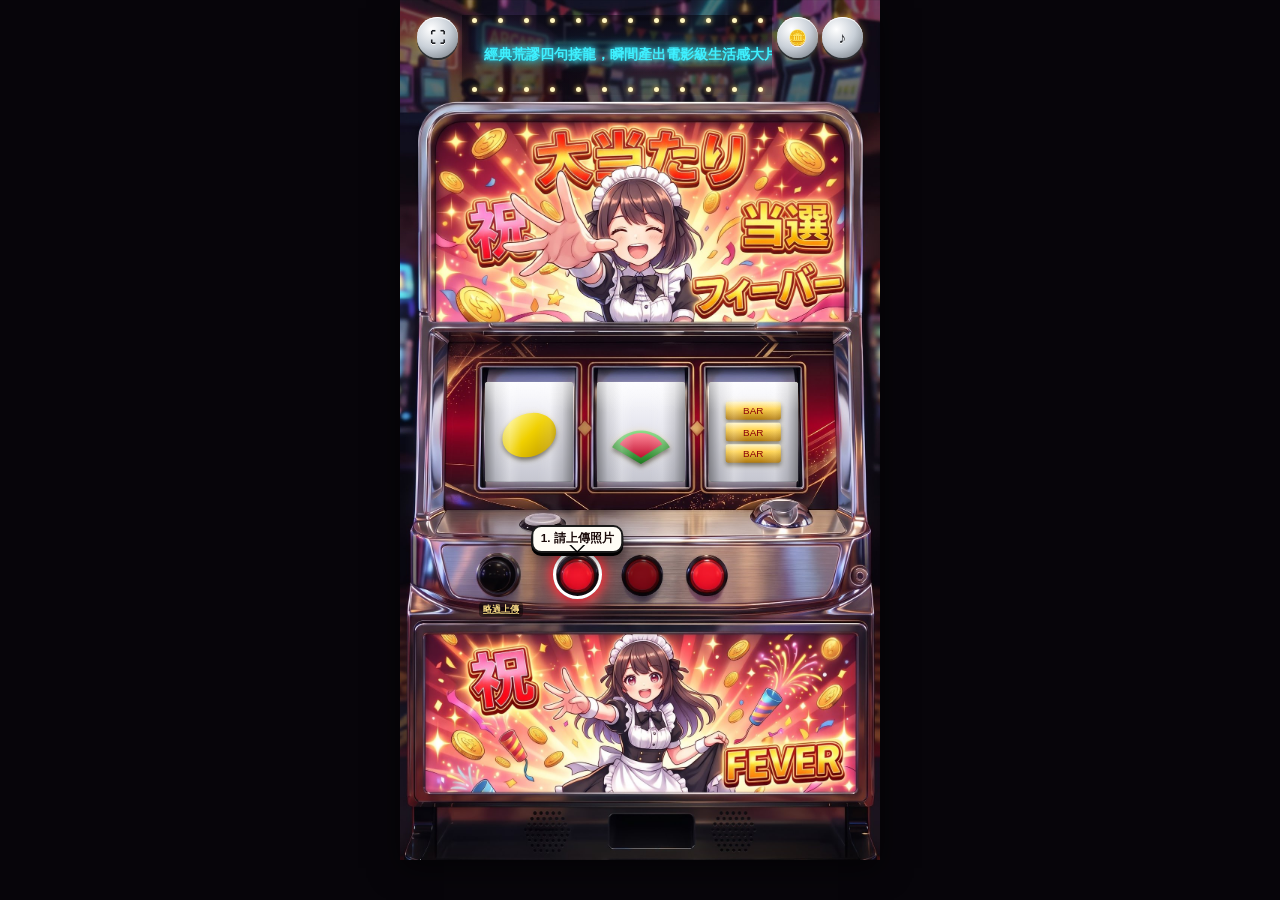
<file: childhood-slot/versions/v8_index.html>
<!DOCTYPE html>
<html lang="zh-TW">
<head>
  <meta charset="UTF-8">
  <meta name="viewport" content="width=device-width, initial-scale=1.0, viewport-fit=cover">
  <title>童年課堂紙條造句 × AI生圖</title>
  <style>
:root {
  --gold: #ffd764;
  --gold-2: #f0b429;
  --led: #fff4c0;
  --cyan: #3ef0ff;
  --text: #fff8ec;
  --muted: #d2c0a8;
}
* { box-sizing: border-box; margin: 0; padding: 0; -webkit-tap-highlight-color: transparent; }
html, body {
  background: #07050a;
  color: var(--text);
  width: 100%;
  height: 100%;
  margin: 0;
  padding: 0;
}
body {
  font-family: "Noto Sans TC", "PingFang TC", "Microsoft JhengHei", "Heiti TC", sans-serif;
  overflow: hidden;
}
.app-wrap, .machine { align-self: flex-start; margin-top: 0; }
button, input, select, textarea { font-family: inherit; }
button { cursor: pointer; border: none; background: none; color: inherit; }
.sr-only, .visually-hidden {
  position: absolute; width: 1px; height: 1px; overflow: hidden; clip: rect(0,0,0,0);
}
.hidden { display: none !important; }

.app-wrap {
  box-sizing: border-box;
  width: 100%;
  height: 100%;
  max-width: none;
  margin: 0;
  padding: 0 0 env(safe-area-inset-bottom, 0px);
  display: flex;
  justify-content: center;
  align-items: flex-start;
  overflow: hidden;
  overflow-x: hidden;
  container-type: size;
}
.machine {
  position: relative;
  box-sizing: border-box;
  aspect-ratio: 1536 / 2752;
  width: 100%;
  max-width: 480px;
  height: auto;
  font-size: clamp(10px, 3.15vw, 15px);
  overflow: hidden;
  background: #000;
  box-shadow: 0 8px 28px rgba(0,0,0,0.55);
  flex: 0 0 auto;
  align-self: flex-start;
  margin-top: 0;
}
@supports (width: 1cqh) {
  .machine {
    width: min(100cqw, calc(100cqh * 1536 / 2752), 480px);
    max-width: 100%;
    max-height: 100%;
    font-size: clamp(10px, 3.15cqi, 15px);
  }
}
html.cabinet-scroll,
html.cabinet-scroll body {
  overflow: hidden;
}
html.cabinet-scroll .app-wrap {
  overflow-x: hidden;
  overflow-y: auto;
  -webkit-overflow-scrolling: touch;
  overscroll-behavior-x: none;
}
html.cabinet-scroll .machine {
  max-width: none;
  max-height: none;
}
@supports (width: 1cqh) {
  html.cabinet-scroll .machine {
    width: 100%;
    max-width: 100%;
    max-height: none;
    height: auto;
    font-size: clamp(10px, 3.15cqi, 15px);
  }
}
.cabinet-art {
  position: absolute; inset: 0;
  width: 100%; height: 100%;
  display: block;
  pointer-events: none;
  user-select: none;
  -webkit-user-drag: none;
}
.zone { position: absolute; z-index: 2; }
.debug .zone { outline: 1px solid rgba(0,255,255,0.85); }

.icon-btn {
  display: grid; place-items: center;
  border-radius: 50%;
  font-size: 1.02em;
  line-height: 1;
  font-weight: 900;
  letter-spacing: 0.02em;
  color: #1b1d22;
  background: radial-gradient(circle at 35% 30%, #fff, #c9d0d8 48%, #6a727a);
  box-shadow: 0 2px 0 #2c3034, inset 0 1px 0 #fff, 0 0 8px rgba(255,210,80,0.35);
  z-index: 12;
  text-shadow: 0 1px 0 #fff;
}
.icon-btn[aria-pressed="true"] { color: #7a1020; filter: grayscale(0.4); }

.zone-marquee {
  overflow: hidden;
  display: flex;
  flex-direction: column;
  justify-content: center;
  background: linear-gradient(180deg, rgba(4,2,10,0.55) 0%, rgba(4,2,10,0.28) 70%, rgba(4,2,10,0.08) 100%);
}
.mq-bulbs { display: flex; justify-content: space-between; height: 12%; padding: 0 3%; flex-shrink: 0; }
.mq-bulbs i {
  width: 5px; height: 5px; border-radius: 50%;
  background: #fff6c0;
  box-shadow: 0 0 5px #ffd764;
  animation: chase-bulb 0.9s linear infinite;
  align-self: center;
}
@keyframes chase-bulb {
  0%, 14% { opacity: 1; filter: brightness(1.8); transform: scale(1.15); }
  24%, 100% { opacity: 0.3; filter: brightness(0.55); transform: scale(0.9); }
}
.marquee-box { flex: 1; overflow: hidden; position: relative; min-height: 0; }
.marquee-track {
  display: flex; width: max-content; height: 100%;
  align-items: center;
  animation: marquee 16s linear infinite;
  white-space: nowrap;
}
.marquee-track span {
  padding: 0 1.6em;
  font-size: 0.92em;
  font-weight: 900;
  color: var(--cyan);
  text-shadow: 0 0 6px #3ef0ff, 0 0 12px rgba(62,240,255,0.8);
  animation: neon-flicker 6s ease-in-out infinite;
}
.marquee-track span:nth-child(even) {
  color: #ffe07a;
  text-shadow: 0 0 6px #ffd764, 0 0 12px rgba(255,215,100,0.8);
  animation-delay: 1.4s;
}
@keyframes marquee { from { transform: translateX(0); } to { transform: translateX(-50%); } }
@keyframes neon-flicker {
  0%, 92%, 100% { opacity: 1; }
  93% { opacity: 0.4; }
  95% { opacity: 1; }
  96% { opacity: 0.25; }
  97.5% { opacity: 1; }
}

.zone-lcd, .zone-history {
  opacity: 0;
  visibility: hidden;
  pointer-events: none;
  transition: opacity 0.4s ease, visibility 0.4s;
}
.zone-lcd.is-revealed, .zone-history.is-revealed {
  opacity: 1;
  visibility: visible;
  pointer-events: auto;
}
.zone-lcd {
  background: rgba(6, 4, 16, 0.82);
  backdrop-filter: blur(4px);
  -webkit-backdrop-filter: blur(4px);
  box-shadow: inset 0 0 14px rgba(0,0,0,0.55), 0 0 10px rgba(255, 180, 40, 0.2);
  border: 1px solid rgba(255, 215, 100, 0.38);
  color: var(--led);
  display: flex;
  flex-direction: column;
  padding: 2% 3% 1.8%;
  overflow: hidden;
  border-radius: 5px;
}
.lcd-top {
  display: flex; align-items: center; justify-content: space-between;
  gap: 4px; flex-shrink: 0; margin-bottom: 2%;
}
.lcd-tag {
  font-size: 0.62em; font-weight: 800; letter-spacing: 0.12em;
  color: var(--gold); text-shadow: 0 0 6px rgba(255,200,60,0.5);
}
.btn-copy {
  background: linear-gradient(180deg, #3a3a22, #1a180c);
  color: var(--gold);
  border: 1px solid var(--gold-2);
  padding: 0.15em 0.45em;
  font-size: 0.62em;
  font-weight: 800;
  border-radius: 3px;
  white-space: nowrap;
}
.btn-copy.copied { color: #9dffb0; border-color: #3d8; }
#sentence {
  flex: 1;
  font-size: 0.78em;
  font-weight: 800;
  line-height: 1.3;
  overflow: auto;
  min-height: 0;
  text-shadow: 0 0 6px rgba(255, 227, 140, 0.35);
}
#sentence .hl {
  color: #fffce8;
  background: rgba(255, 70, 70, 0.28);
  padding: 0 0.1em;
  border-radius: 2px;
}
.lcd-preview {
  position: absolute; inset: 0; z-index: 0;
  width: 100%; height: 100%; object-fit: cover;
  opacity: 0.28; pointer-events: none;
}
.zone-lcd.has-img #sentence, .zone-lcd.has-img .lcd-top { position: relative; z-index: 1; }
.lcd-loading {
  position: absolute; inset: 0; z-index: 2;
  background: rgba(0,0,0,0.78);
  display: flex; flex-direction: column;
  align-items: center; justify-content: center;
  gap: 0.4em;
  font-size: 0.72em; font-weight: 800; color: var(--gold);
}
.spinner {
  width: 1.4em; height: 1.4em;
  border: 2px solid rgba(255,211,90,0.25);
  border-top-color: var(--gold);
  border-radius: 50%;
  animation: spin 0.8s linear infinite;
}
@keyframes spin { to { transform: rotate(360deg); } }

.reel-window {
  overflow: hidden;
  background: linear-gradient(180deg, #f8f8fc, #d0d1d8 55%, #b9bac4);
  box-shadow: inset 0 6px 10px rgba(0,0,0,0.38), inset 0 -5px 8px rgba(0,0,0,0.3);
  border-radius: 3px;
}
.reel-window::before {
  content: "";
  position: absolute; inset: 0; z-index: 2; pointer-events: none;
  background: linear-gradient(90deg,
    rgba(0,0,0,0.38) 0%,
    rgba(0,0,0,0.10) 12%,
    rgba(255,255,255,0.22) 28%,
    transparent 42%,
    transparent 58%,
    rgba(255,255,255,0.12) 74%,
    rgba(0,0,0,0.12) 88%,
    rgba(0,0,0,0.38) 100%);
}
.reel-window::after {
  content: "";
  position: absolute; left: 0; right: 0; top: 0; height: 30%;
  z-index: 2; pointer-events: none;
  background: linear-gradient(180deg, rgba(255,255,255,0.38), transparent);
}
.reel-strip { will-change: transform; position: relative; z-index: 1; }
.reel-window.spinning .reel-strip { filter: blur(4px) contrast(1.05) saturate(1.08); }
.reel-item {
  display: flex; align-items: center; justify-content: center;
  background: linear-gradient(180deg, #fcfcff 0%, #e8e8f0 42%, #c5c6d0 100%);
  box-shadow: inset 0 -1px 0 rgba(0,0,0,0.14), inset 0 1px 0 rgba(255,255,255,0.75);
}
.reel-item svg {
  width: 86%; height: 86%; display: block;
  filter: drop-shadow(0 3px 2px rgba(0,0,0,0.45)) drop-shadow(0 0 3px rgba(255,220,80,0.25));
}
.reel-window.landed {
  box-shadow: inset 0 0 16px rgba(255, 210, 70, 0.45), inset 0 4px 8px rgba(0,0,0,0.3);
}

.slot-knob, .slot-btn {
  border-radius: 50%;
  background: transparent;
  z-index: 4;
  position: absolute;
}
.slot-btn.next-step::before, .slot-knob.next-step::before {
  content: "";
  position: absolute;
  inset: -22%;
  border-radius: 50%;
  border: 3px solid #fff;
  box-shadow: 0 0 10px 3px rgba(255, 40, 50, 0.85), 0 0 22px 8px rgba(255, 80, 80, 0.45);
  animation: ring-pulse 0.7s ease-in-out infinite;
  pointer-events: none;
}
.slot-knob.next-step::before {
  border-color: #fff6c8;
  box-shadow: 0 0 10px 3px rgba(255, 200, 50, 0.8), 0 0 20px 7px rgba(255, 180, 40, 0.4);
}
.slot-btn.next-step, .slot-knob.next-step {
  animation: btn-bounce 0.7s ease-in-out infinite;
}
@keyframes ring-pulse {
  0%, 100% { transform: scale(1); opacity: 1; }
  50% { transform: scale(1.12); opacity: 0.65; }
}
@keyframes btn-bounce {
  0%, 100% { transform: translateY(0) scale(1); }
  50% { transform: translateY(-6%) scale(1.06); }
}
.slot-btn.is-locked::after, .slot-knob.is-locked::after {
  content: "";
  position: absolute;
  inset: -8%;
  border-radius: 50%;
  background: rgba(0,0,0,0.48);
  pointer-events: none;
}
.slot-knob:disabled, .slot-btn:disabled { cursor: default; }
.slot-btn.is-locked, .slot-knob.is-locked { cursor: not-allowed; }

.speech-bubble {
  position: absolute;
  z-index: 6;
  display: none;
  top: 61%;
  background: #fffdf6;
  color: #1a0a0a;
  font-weight: 900;
  font-size: 0.78em;
  line-height: 1.25;
  padding: 0.4em 0.62em;
  border-radius: 0.85em;
  border: 2px solid #1a1a1a;
  box-shadow: 0 3px 0 #000, 0 6px 14px rgba(0,0,0,0.4);
  white-space: nowrap;
  pointer-events: none;
  text-align: center;
  transform: translateX(-50%);
}
.speech-bubble[data-bubble-step="1"] { left: 36.95%; }
.speech-bubble[data-bubble-step="2"] { left: 50.46%; }
.speech-bubble[data-bubble-step="3"] { left: 63.96%; }
.speech-bubble.is-on { display: block; animation: bubble-cycle 5s ease-in-out infinite; }
.speech-bubble::after {
  content: "";
  position: absolute;
  left: 50%;
  bottom: -8px;
  margin-left: -8px;
  border: 8px solid transparent;
  border-top-color: #fffdf6;
  filter: drop-shadow(0 2px 0 #000);
}
@keyframes bubble-cycle {
  0% { opacity: 0; transform: translateX(-50%) scale(0.7); }
  6% { opacity: 1; transform: translateX(-50%) scale(1); }
  14% { transform: translateX(-50%) translateY(-3px); }
  22% { transform: translateX(-50%) translateY(0); }
  30% { transform: translateX(-50%) translateY(-3px); }
  38% { transform: translateX(-50%) translateY(0); }
  46% { transform: translateX(-50%) translateY(-3px); }
  54% { opacity: 1; transform: translateX(-50%) translateY(0) scale(1); }
  60% { opacity: 1; transform: translateX(-50%) scale(1); }
  68% { opacity: 0; transform: translateX(-50%) scale(0.85); }
  100% { opacity: 0; transform: translateX(-50%) scale(0.85); }
}
.skip-upload {
  position: absolute;
  z-index: 6;
  font-size: 0.58em;
  font-weight: 800;
  color: #ffe08a;
  text-decoration: underline;
  text-shadow: 0 1px 2px #000;
  background: rgba(0,0,0,0.45);
  padding: 0.2em 0.45em;
  border-radius: 4px;
}
.skip-upload.hidden { display: none !important; }

.upload-preview {
  position: absolute;
  z-index: 5;
  display: none;
  align-items: center;
  gap: 4px;
  background: rgba(0,0,0,0.72);
  border: 1px solid var(--gold);
  border-radius: 4px;
  padding: 3px 5px;
  font-size: 0.58em;
}
.upload-preview.show { display: flex; }
.upload-preview img { width: 1.6em; height: 1.6em; object-fit: cover; border: 1px solid var(--gold); }
.upload-preview .meta b { color: #9dffb0; display: block; }
.upload-preview .meta span { color: var(--muted); max-width: 8em; overflow: hidden; text-overflow: ellipsis; white-space: nowrap; display: block; }
.linkish { background: none; color: #ff8a8a; font-size: 1em; font-weight: 700; padding: 2px; }

.zone-history {
  background: rgba(6, 4, 12, 0.82);
  box-shadow: inset 0 0 16px rgba(0,0,0,0.5);
  padding: 2.2% 2.4%;
  display: flex;
  flex-direction: column;
  overflow: hidden;
}
.history-label {
  display: flex; justify-content: space-between; align-items: center;
  font-size: 0.68em; font-weight: 800; color: var(--gold);
  letter-spacing: 0.12em; margin-bottom: 2%; flex-shrink: 0;
}
.history-grid {
  flex: 1;
  display: grid;
  grid-template-columns: repeat(6, 1fr);
  gap: 3px;
  overflow: auto;
  min-height: 0;
  align-content: start;
}
.history-grid .empty-h, .hint {
  grid-column: 1 / -1;
  text-align: center;
  color: #e8dcc8;
  font-size: 0.78em;
  font-weight: 700;
  line-height: 1.45;
  padding: 0.4em 0.6em;
}
.thumb {
  aspect-ratio: 9/16;
  border: 1px solid #8a9098;
  overflow: hidden;
  background: #111;
  cursor: pointer;
  padding: 0;
}
.thumb img { width: 100%; height: 100%; object-fit: cover; display: block; }
.thumb:focus, .thumb:hover { outline: 2px solid var(--gold); }

.fx-layer {
  position: absolute; inset: 0;
  width: 100%; height: 100%;
  pointer-events: none;
  z-index: 18;
}
.jackpot-banner {
  position: absolute;
  left: 10%; top: 40.4%;
  width: 80%;
  z-index: 19;
  pointer-events: none;
  text-align: center;
  font-weight: 900;
  font-size: 1.15em;
  letter-spacing: 0.12em;
  color: #fff8d0;
  text-shadow: 0 0 8px #ffd24a, 0 0 18px #ff4a2a, 0 2px 0 #7a2000;
  opacity: 0;
  transform: scale(0.6);
}
.jackpot-banner.show { animation: jackpot-pop 4.2s ease forwards; }
@keyframes jackpot-pop {
  0% { opacity: 0; transform: scale(0.5); }
  8% { opacity: 1; transform: scale(1.12); }
  16% { transform: scale(1); }
  22%, 30% { opacity: 1; }
  26% { opacity: 0.55; }
  70% { opacity: 1; transform: scale(1); }
  100% { opacity: 0; transform: scale(1.05); }
}
.machine.is-jackpot .reel-window {
  box-shadow: inset 0 0 18px rgba(255,220,80,0.7), 0 0 16px rgba(255,200,40,0.8);
  animation: reel-flash 0.18s steps(2) infinite;
}
.machine.is-jackpot .zone-marquee {
  box-shadow: 0 0 22px rgba(255, 80, 60, 0.55), inset 0 0 16px rgba(255, 210, 80, 0.25);
}
@keyframes reel-flash {
  0% { filter: brightness(1); }
  50% { filter: brightness(1.35); }
}
.machine.is-jackpot::after {
  content: "";
  position: absolute; inset: 0;
  pointer-events: none;
  z-index: 17;
  animation: cab-flash 0.22s steps(2) infinite;
  background: radial-gradient(ellipse at 50% 48%, rgba(255,220,80,0.16), transparent 55%);
}
@keyframes cab-flash {
  0% { opacity: 0.35; }
  50% { opacity: 0.9; }
}

#toast {
  position: fixed; left: 50%; bottom: 20px;
  transform: translateX(-50%) translateY(16px);
  background: #1a1210; color: #fff;
  border: 1px solid var(--gold);
  padding: 10px 14px; font-size: 13px; font-weight: 700;
  z-index: 80; max-width: 90vw; opacity: 0; pointer-events: none;
  transition: 0.25s; border-radius: 8px;
  box-shadow: 0 8px 24px rgba(0,0,0,0.45);
}
#toast.show { opacity: 1; transform: translateX(-50%) translateY(0); }

#lightbox {
  display: none; position: fixed; inset: 0;
  background: rgba(0,0,0,0.92); z-index: 90;
  padding: 16px; flex-direction: column;
  align-items: center; justify-content: center;
}
#lightbox.show { display: flex; }
#lightbox img { max-width: 100%; max-height: 78dvh; object-fit: contain; }
#lightbox .cap { color: var(--led); font-size: 13px; font-weight: 700; margin-top: 10px; text-align: center; max-width: 36em; }
#lightbox .x {
  position: absolute; top: 10px; right: 10px;
  width: 40px; height: 40px; border-radius: 50%;
  background: #fff; color: #000; font-size: 20px; font-weight: 900;
}

#admin {
  display: none; position: fixed; inset: 0;
  background: rgba(0,0,0,0.76); z-index: 70;
  overflow: auto; padding: 12px 8px 24px;
}
#admin.show { display: block; }
.admin-card {
  width: 100%; max-width: 440px; margin: 0 auto;
  background: linear-gradient(180deg, #241018, #161016);
  border: 2px solid #b8860b; border-radius: 12px; padding: 16px;
  box-shadow: 0 16px 40px rgba(0,0,0,0.65);
}
.admin-card h2 { font-size: 17px; color: var(--gold); margin-bottom: 8px; }
.admin-row { display: flex; flex-wrap: wrap; gap: 6px; margin-bottom: 8px; align-items: center; }
.admin-row select, .admin-row input, .admin-card textarea, .field input, .field textarea {
  background: #0c0a0e; color: var(--text); border: 1px solid #5a5050;
  padding: 8px 10px; font-size: 13px; border-radius: 6px; width: 100%;
}
.admin-row select { flex: 1; min-width: 140px; }
.mini {
  background: #2a2428; color: #fff; border: 1px solid #6a6060;
  padding: 7px 10px; font-size: 12px; font-weight: 800; border-radius: 5px;
}
.mini.gold { background: #5a4010; border-color: var(--gold); color: var(--gold); }
.mini.danger { background: #4a1010; border-color: #f66; color: #f88; }
.tabs { display: flex; gap: 4px; margin: 8px 0; }
.tabs button {
  flex: 1; padding: 8px 4px; font-size: 13px; font-weight: 800;
  background: #2a2024; color: var(--muted); border-bottom: 2px solid transparent;
}
.tabs button.on { color: var(--gold); border-bottom-color: var(--gold); background: #3a2820; }
.entry-list { max-height: 280px; overflow: auto; display: grid; gap: 6px; }
.entry { background: #0e0c10; border: 1px solid #3a3438; padding: 8px; font-size: 12px; border-radius: 4px; }
.entry b { display: block; font-size: 13px; margin-bottom: 2px; }
.entry .en { color: var(--muted); line-height: 1.4; word-break: break-word; }
.entry .row { display: flex; gap: 6px; margin-top: 6px; }
.field { display: grid; gap: 4px; margin-top: 8px; }
.field label { font-size: 11px; color: var(--muted); font-weight: 700; }
  </style>
</head>
<body>
<svg xmlns="http://www.w3.org/2000/svg" style="position:absolute;width:0;height:0;overflow:hidden" aria-hidden="true">
  <defs>
    <linearGradient id="gGold" x1="0" y1="0" x2="0" y2="1"><stop offset="0" stop-color="#fff6c8"/><stop offset="0.4" stop-color="#ffd24a"/><stop offset="1" stop-color="#b07a10"/></linearGradient>
    <linearGradient id="gRed7" x1="0" y1="0" x2="0.3" y2="1"><stop offset="0" stop-color="#ff6a6a"/><stop offset="0.45" stop-color="#e01018"/><stop offset="1" stop-color="#7a0008"/></linearGradient>
    <linearGradient id="gCherry" x1="0.3" y1="0" x2="0.8" y2="1"><stop offset="0" stop-color="#ff5a63"/><stop offset="0.5" stop-color="#c00818"/><stop offset="1" stop-color="#6a0010"/></linearGradient>
    <linearGradient id="gBell" x1="0" y1="0" x2="0" y2="1"><stop offset="0" stop-color="#fff3a0"/><stop offset="0.5" stop-color="#f0c020"/><stop offset="1" stop-color="#a07008"/></linearGradient>
    <linearGradient id="gLemon" x1="0.2" y1="0" x2="0.8" y2="1"><stop offset="0" stop-color="#fff58a"/><stop offset="0.5" stop-color="#f0d000"/><stop offset="1" stop-color="#c4a000"/></linearGradient>
    <linearGradient id="gGrape" x1="0.2" y1="0" x2="0.8" y2="1"><stop offset="0" stop-color="#d9a0ff"/><stop offset="0.5" stop-color="#7a28b8"/><stop offset="1" stop-color="#3a1060"/></linearGradient>
    <linearGradient id="gMelonR" x1="0" y1="0" x2="0" y2="1"><stop offset="0" stop-color="#ff8a9a"/><stop offset="1" stop-color="#c01030"/></linearGradient>
    <linearGradient id="gMelonG" x1="0" y1="0" x2="0" y2="1"><stop offset="0" stop-color="#8ee08a"/><stop offset="1" stop-color="#1e7a20"/></linearGradient>
    <linearGradient id="gOrange" x1="0.3" y1="0" x2="0.8" y2="1"><stop offset="0" stop-color="#ffd08a"/><stop offset="0.45" stop-color="#ff8a14"/><stop offset="1" stop-color="#c05000"/></linearGradient>
    <linearGradient id="gDia" x1="0" y1="0" x2="0" y2="1"><stop offset="0" stop-color="#e8fbff"/><stop offset="0.4" stop-color="#4ad8ff"/><stop offset="1" stop-color="#0a58c0"/></linearGradient>
    <linearGradient id="gStar" x1="0" y1="0" x2="0" y2="1"><stop offset="0" stop-color="#fffce0"/><stop offset="0.45" stop-color="#ffd24a"/><stop offset="1" stop-color="#d08000"/></linearGradient>
    <linearGradient id="gBarBg" x1="0" y1="0" x2="0" y2="1"><stop offset="0" stop-color="#ff4a4a"/><stop offset="1" stop-color="#8a0008"/></linearGradient>
    <symbol id="sym-seven" viewBox="0 0 100 100"><circle cx="50" cy="52" r="44" fill="#f0c020" stroke="#7a4a00" stroke-width="2"/><text x="50" y="74" text-anchor="middle" font-family="Impact,'Arial Black',sans-serif" font-size="78" font-weight="900" fill="url(#gRed7)" stroke="url(#gGold)" stroke-width="2">7</text></symbol>
    <symbol id="sym-bar" viewBox="0 0 100 100"><rect x="10" y="32" width="80" height="36" rx="5" fill="url(#gGold)"/><rect x="14" y="36" width="72" height="28" rx="3" fill="url(#gBarBg)"/><text x="50" y="58" text-anchor="middle" font-family="Impact,sans-serif" font-size="22" font-weight="900" fill="#fff">BAR</text></symbol>
    <symbol id="sym-bar2" viewBox="0 0 100 100"><rect x="12" y="18" width="76" height="28" rx="4" fill="url(#gGold)"/><rect x="16" y="21" width="68" height="22" rx="2" fill="url(#gBarBg)"/><text x="50" y="38" text-anchor="middle" font-family="Impact,sans-serif" font-size="16" fill="#fff">BAR</text><rect x="12" y="54" width="76" height="28" rx="4" fill="url(#gGold)"/><rect x="16" y="57" width="68" height="22" rx="2" fill="url(#gBarBg)"/><text x="50" y="74" text-anchor="middle" font-family="Impact,sans-serif" font-size="16" fill="#fff">BAR</text></symbol>
    <symbol id="sym-bar3" viewBox="0 0 100 100"><rect x="14" y="10" width="72" height="24" rx="3" fill="url(#gGold)"/><text x="50" y="27" text-anchor="middle" font-family="Impact,sans-serif" font-size="13" fill="#8a0008">BAR</text><rect x="14" y="38" width="72" height="24" rx="3" fill="url(#gGold)"/><text x="50" y="55" text-anchor="middle" font-family="Impact,sans-serif" font-size="13" fill="#8a0008">BAR</text><rect x="14" y="66" width="72" height="24" rx="3" fill="url(#gGold)"/><text x="50" y="83" text-anchor="middle" font-family="Impact,sans-serif" font-size="13" fill="#8a0008">BAR</text></symbol>
    <symbol id="sym-cherry" viewBox="0 0 100 100"><path d="M50 14 C50 14 46 40 30 50 M50 14 C50 14 56 38 70 48" fill="none" stroke="#1e5a14" stroke-width="4"/><ellipse cx="34" cy="70" rx="20" ry="22" fill="url(#gCherry)"/><ellipse cx="68" cy="66" rx="20" ry="22" fill="url(#gCherry)"/></symbol>
    <symbol id="sym-bell" viewBox="0 0 100 100"><path d="M50 12 C32 12 24 30 24 48 C24 66 20 74 16 80 L84 80 C80 74 76 66 76 48 C76 30 68 12 50 12Z" fill="url(#gBell)"/><circle cx="50" cy="88" r="6" fill="#c08010"/></symbol>
    <symbol id="sym-lemon" viewBox="0 0 100 100"><ellipse cx="50" cy="54" rx="36" ry="28" transform="rotate(-20 50 54)" fill="url(#gLemon)"/></symbol>
    <symbol id="sym-grape" viewBox="0 0 100 100"><circle cx="42" cy="40" r="12" fill="url(#gGrape)"/><circle cx="58" cy="40" r="12" fill="url(#gGrape)"/><circle cx="32" cy="56" r="12" fill="url(#gGrape)"/><circle cx="50" cy="56" r="12" fill="url(#gGrape)"/><circle cx="68" cy="56" r="12" fill="url(#gGrape)"/><circle cx="50" cy="74" r="14" fill="url(#gGrape)"/></symbol>
    <symbol id="sym-melon" viewBox="0 0 100 100"><path d="M12 70 A44 44 0 0 1 88 70 L50 92 Z" fill="url(#gMelonG)"/><path d="M22 66 A34 34 0 0 1 78 66 L50 84 Z" fill="url(#gMelonR)"/></symbol>
    <symbol id="sym-star" viewBox="0 0 100 100"><polygon points="50,8 61,36 92,38 68,58 76,90 50,72 24,90 32,58 8,38 39,36" fill="url(#gStar)"/></symbol>
    <symbol id="sym-diamond" viewBox="0 0 100 100"><polygon points="50,8 88,40 50,94 12,40" fill="url(#gDia)"/></symbol>
    <symbol id="sym-orange" viewBox="0 0 100 100"><circle cx="50" cy="56" r="32" fill="url(#gOrange)"/></symbol>
  </defs>
</svg>

  <h1 class="visually-hidden">童年課堂紙條造句 × AI生圖</h1>
  <div class="app-wrap">
    <div class="machine" id="machine">
      <img class="cabinet-art" alt="" draggable="false" src="https://a2003azxsdc-dotcom.github.io/assets/slot_cabinet_v2.svg">
      <button type="button" class="icon-btn zone" id="btn-fullscreen" style="left:3.5%;top:2.0%;width:8.5%;height:4.7%" title="全螢幕切換" aria-label="全螢幕切換">⛶</button>
      <button type="button" class="icon-btn zone" id="btn-coin" style="left:78.5%;top:2.0%;width:8.5%;height:4.7%" title="投幣開台（設定免費 API Key）" aria-label="設定免費 API Key">🪙</button>
      <button type="button" class="icon-btn zone" id="btn-mute" style="left:88%;top:2.0%;width:8.5%;height:4.7%" aria-pressed="false" title="關閉聲音" aria-label="切換靜音">♪</button>
      <canvas id="fx-layer" class="fx-layer" aria-hidden="true"></canvas>
      <div class="jackpot-banner" id="jackpot-banner" aria-hidden="true">777 大当たり JACKPOT</div>

      <section class="zone zone-marquee" style="left:13%;top:1.8%;width:64.5%;height:9.2%" aria-label="跑馬燈區">
        <div class="mq-bulbs"><i></i><i></i><i></i><i></i><i></i><i></i><i></i><i></i><i></i><i></i><i></i><i></i></div>
        <div class="marquee-box">
          <div class="marquee-track">
            <span>經典荒謬四句接龍，瞬間產出電影級生活感大片！</span>
            <span>每次旋轉都是萬分之一機率的奇葩邂逅</span>
            <span>經典荒謬四句接龍，瞬間產出電影級生活感大片！</span>
            <span>每次旋轉都是萬分之一機率的奇葩邂逅</span>
          </div>
        </div>
        <div class="mq-bulbs"><i></i><i></i><i></i><i></i><i></i><i></i><i></i><i></i><i></i><i></i><i></i><i></i></div>
      </section>

      <section class="zone zone-lcd" style="left:12.5%;top:28.6%;width:75%;height:11.0%" aria-label="造句組合顯示區">
        <img id="preview-image" class="lcd-preview hidden" alt="">
        <div class="lcd-loading hidden" id="preview-loading">
          <div class="spinner"></div>
          <span>正在呼叫 GEMINI 影像引擎...</span>
        </div>
        <div class="lcd-top">
          <span class="lcd-tag">造句組合</span>
          <button type="button" class="btn-copy" id="btn-copy"><span id="copy-btn-text">複製提示詞</span></button>
        </div>
        <p id="sentence">請拉動拉桿，抽出今日荒謬造句！</p>
      </section>

      <div class="zone reel-window" id="viewport-outfit" style="left:17.62%;top:44.42%;width:18.50%;height:11.62%"><div class="reel-strip" id="strip-outfit"></div></div>
      <div class="zone reel-window" id="viewport-location" style="left:41.05%;top:44.42%;width:18.40%;height:11.62%"><div class="reel-strip" id="strip-location"></div></div>
      <div class="zone reel-window" id="viewport-action" style="left:64.28%;top:44.42%;width:18.55%;height:11.62%"><div class="reel-strip" id="strip-action"></div></div>

      <button type="button" class="zone slot-knob is-locked" id="btn-knob" data-spin-step="2" style="left:16.70%;top:64.66%;width:7.81%;height:4.36%" title="拉桿轉動"></button>
      <button type="button" class="slot-btn next-step" id="btn-upload" data-step="1" style="left:33.37%;top:64.81%;width:7.16%;height:4.00%" title="1. 請上傳照片"></button>
      <button type="button" class="slot-btn is-idle is-locked" id="btn-spin-step" data-step="2" style="left:46.88%;top:64.81%;width:7.16%;height:4.00%" title="2. 開始"></button>
      <div class="slot-btn" id="auto-gen" style="left:60.38%;top:64.83%;width:7.16%;height:4.00%" aria-hidden="true"></div>
      <div class="speech-bubble is-on" id="bubble-1" data-bubble-step="1">1. 請上傳照片</div>
      <div class="speech-bubble" id="bubble-2" data-bubble-step="2">2. 開始</div>
      <button type="button" class="skip-upload" id="btn-skip-upload" style="left:16.5%;top:70.0%;">略過上傳</button>
      <input type="file" id="file-input" class="sr-only" accept="image/*">
      <div class="upload-preview" id="upload-preview" style="left:3.2%;top:69.6%;width:28%;height:4.8%">
        <img id="user-image-preview" alt="已上傳照片預覽">
        <div class="meta"><b>已鎖定面孔</b><span id="upload-filename"></span></div>
        <button type="button" class="linkish" id="btn-remove-photo">移除</button>
      </div>
      <section class="zone zone-history" style="left:8.2%;top:74.4%;width:83.6%;height:18.2%" aria-label="圖片歷史牆">
        <div class="history-label">圖片歷史牆 <span id="history-count">0 張</span></div>
        <div class="history-grid" id="history-grid"></div>
      </section>
    </div>
  </div>

  <div id="toast" role="status"></div>
  <div id="lightbox" aria-modal="true" role="dialog">
    <button type="button" class="x" id="lightbox-close" aria-label="關閉">×</button>
    <img id="lightbox-img" alt="原圖">
    <p class="cap" id="lightbox-cap"></p>
  </div>

  <div id="coin-modal" style="display:none;position:fixed;inset:0;background:rgba(0,0,0,0.85);z-index:75;padding:16px;align-items:center;justify-content:center;" aria-modal="true" role="dialog">
    <div class="admin-card">
      <h2>🪙 投幣開台（啟動免費即時生圖）</h2>
      <p style="font-size:13px;color:#d2c0a8;line-height:1.55;margin-bottom:12px">
        本機台免收費，直接連線你自己的 <b>Google Gemini 免費額度</b>在機台內算出 9:16 大片。貼上一次免費代幣碼（API Key）並存在本機後，之後免重複輸入。
      </p>
      <a href="https://aistudio.google.com/apikey" target="_blank" rel="noopener" style="display:inline-block;margin-bottom:12px;background:linear-gradient(180deg,#ffe07a,#d89b18);color:#241000;font-weight:900;font-size:13px;padding:8px 12px;border-radius:6px;text-decoration:none;">👉 點此前往 Google AI Studio 免費領取 Key</a>
      <div class="field">
        <label for="api-key-input">貼上你的 Gemini API Key（AIza 開頭）</label>
        <input type="password" id="api-key-input" placeholder="AIzaSy..." autocomplete="off">
      </div>
      <div class="admin-row" style="margin-top:12px">
        <button type="button" class="mini gold" id="btn-save-key">投入代幣並開台</button>
        <button type="button" class="mini danger" id="btn-clear-key">退幣（清除 Key）</button>
        <button type="button" class="mini" id="btn-close-coin">關閉</button>
      </div>
    </div>
  </div>

  <div id="admin" aria-modal="true" role="dialog">
    <div class="admin-card">
      <h2>管理頁：詞庫與專案</h2>
      <div class="admin-row">
        <select id="project-select"></select>
        <button type="button" class="mini gold" id="btn-new-project">新增專案</button>
        <button type="button" class="mini" id="btn-rename-project">重新命名</button>
        <button type="button" class="mini danger" id="btn-delete-project">刪除專案</button>
      </div>
      <div class="admin-row">
        <button type="button" class="mini gold" id="btn-export">匯出 JSON</button>
        <button type="button" class="mini" id="btn-import">匯入 JSON</button>
        <button type="button" class="mini" id="btn-reset-banks">還原預設詞庫</button>
        <input type="file" id="import-file" class="sr-only" accept="application/json,.json">
      </div>
      <div class="tabs">
        <button type="button" class="on" data-tab="outfits">穿著</button>
        <button type="button" data-tab="locations">地點</button>
        <button type="button" data-tab="actions">動作</button>
      </div>
      <div class="entry-list" id="entry-list"></div>
      <div class="field">
        <label id="entry-form-title">新增詞條</label>
        <input id="entry-name" placeholder="中文名稱">
        <textarea id="entry-prompt" rows="3" placeholder="英文提示詞"></textarea>
        <div class="admin-row">
          <button type="button" class="mini gold" id="btn-save-entry">新增</button>
          <button type="button" class="mini" id="btn-cancel-entry">取消</button>
        </div>
      </div>
      <div class="admin-row" style="margin-top:12px">
        <button type="button" class="mini" id="btn-admin-close">關閉管理頁</button>
      </div>
    </div>
  </div>

<script>
  (function () {
    var AR = 1536 / 2752, MAX_W = 480, PHONE_W = 600, lastW = 0, lastH = 0, lastScroll = null;
    function avail() {
      var wrap = document.querySelector(".app-wrap"), vv = window.visualViewport;
      var iw = document.documentElement.clientWidth || window.innerWidth || 0;
      var ih = document.documentElement.clientHeight || window.innerHeight || 0;
      if (vv) { if (vv.width) iw = Math.min(iw || vv.width, vv.width); if (vv.height) ih = Math.min(ih || vv.height, vv.height); }
      var w = (wrap && wrap.clientWidth >= 2) ? wrap.clientWidth : iw;
      var h = (wrap && wrap.clientHeight >= 2) ? wrap.clientHeight : ih;
      if (ih && h > ih + 1) h = ih;
      if (iw && w > iw + 1) w = iw;
      return { w: w || 390, h: h || 640 };
    }
    function fitCabinetToViewport() {
      var m = document.getElementById("machine");
      if (!m) return;
      var a = avail(), phone = a.w <= PHONE_W, fillH = a.w / AR, scroll = !!(phone && fillH > a.h + 0.5);
      document.documentElement.classList.toggle("cabinet-scroll", scroll);
      var w, h;
      if (scroll) { a = avail(); w = a.w; h = w / AR; }
      else {
        w = Math.min(a.w, MAX_W); h = w / AR;
        if (h > a.h) { h = a.h; w = h * AR; }
        if (w > a.w) { w = a.w; h = w / AR; }
      }
      w = Math.max(1, Math.floor(w)); h = Math.max(1, Math.round(w / AR));
      if (!scroll && h > a.h) { h = Math.max(1, Math.floor(a.h)); w = Math.max(1, Math.round(h * AR)); }
      if (w === lastW && h === lastH && lastScroll === scroll) return;
      lastW = w; lastH = h; lastScroll = scroll;
      m.style.width = w + "px"; m.style.height = h + "px"; m.style.maxWidth = "none"; m.style.maxHeight = "none";
      m.style.fontSize = Math.max(10, Math.min(15, w * 0.0315)) + "px";
    }
    window.fitCabinetToViewport = fitCabinetToViewport;
    window.addEventListener("resize", fitCabinetToViewport);
    if (window.visualViewport) window.visualViewport.addEventListener("resize", fitCabinetToViewport);
    document.addEventListener("DOMContentLoaded", fitCabinetToViewport);
  })();

const IS_CANVAS = true;
let ITEM_H = 96;
const STORAGE = { PROJECTS: "ccs_slot_projects_v1", ACTIVE: "ccs_slot_active_v1", HISTORY: "ccs_slot_history_v1", KEY: "ccs_gemini_user_key_v1" };
const DEFAULT_BANKS = {
  outfits: [
    { name: "粉紅蕾絲芭蕾蓬蓬裙", prompt: "wearing a fluffy pink lace ballet tutu with frills" },
    { name: "正統黑白雙排扣燕尾服", prompt: "dressed in an elegant formal black tuxedo suit with bowtie" },
    { name: "泛黃排汗白吊嘎配藍白拖", prompt: "wearing a worn-out ribbed white tank top undershirt and blue-and-white flip-flops" },
    { name: "中世紀重型高光金屬板甲", prompt: "clad in full gleaming medieval steel plate armor" },
    { name: "螢光黃外送反光雨衣", prompt: "wearing a neon yellow high-visibility raincoat with waterproof pants" },
    { name: "奢華高訂刺繡大紅旗袍", prompt: "wearing a tailored crimson silk cheongsam qipao with gold embroidery" },
    { name: "亮黃色生化輻射防護服", prompt: "dressed in a hazardous yellow hazmat chemical suit" },
    { name: "綠色充氣暴龍大布偶裝", prompt: "wearing a ridiculous giant inflatable green T-rex dinosaur costume" },
    { name: "夏威夷渡假印花短袖花襯衫", prompt: "wearing a vibrant tropical Hawaiian floral shirt and beach shorts" },
    { name: "極簡純黑緊身潛水衣", prompt: "wearing a tight black professional neoprene wetsuit" },
    { name: "花花大嬸棉質居家睡衣套裝", prompt: "wearing an eccentric floral patterned pajamas lounger" },
    { name: "古典巴洛克宮廷羽毛禮服", prompt: "wearing an extravagant Victorian baroque ballgown with corset" },
    { name: "粗麻布道士黃袍配八卦鏡", prompt: "wearing a traditional Taoist priest yellow robe with bagua talisman" },
    { name: "金色亮片深V搖滾舞台裝", prompt: "wearing a dazzling gold sequin disco rockstar stage costume" },
    { name: "全身貼滿保鮮膜的怪異裝束", prompt: "wrapped eccentrically in clear cling-wrap over garments" },
    { name: "厚重雪地防寒羽絨連身服", prompt: "wearing an oversized puffy arctic expedition down snowsuit" }
  ],
  locations: [
    { name: "熱氣騰騰的深夜熱炒店騎樓", prompt: "at a noisy, crowded midnight Taiwanese street stir-fry eatery sidewalk with beer crates" },
    { name: "海風吹拂的陰天沙灘消波塊旁", prompt: "sitting on a windy cloudy seaside sand beach next to concrete tetrapods" },
    { name: "極度奢華安靜的佳士得拍賣會現場", prompt: "inside a prestigious, silent luxury art auction hall with velvet chairs" },
    { name: "下班尖峰擠滿乘客的捷運車廂", prompt: "inside a densely packed rush-hour subway train commuter carriage" },
    { name: "空無一人、被陽光烘烤的小學校園升旗台", prompt: "standing on the center of an empty primary school concrete flagpole podium under harsh sunlight" },
    { name: "滿地菜葉與水漬的清晨傳統魚市場", prompt: "in a chaotic bustling morning wet fish market with wet concrete floors and stalls" },
    { name: "肅穆莊嚴、彩繪玻璃透光的大教堂正中央", prompt: "in the center aisle of a majestic gothic cathedral with sunbeams filtering through stained glass" },
    { name: "霓虹燈閃爍的台北西門町斑馬線中央", prompt: "in the middle of a neon-lit downtown pedestrian crosswalk at night" },
    { name: "飄著微塵與零重力的太空站氣密艙", prompt: "floating in a high-tech zero-gravity orbital space station airlock module" },
    { name: "里民活動中心正在辦抽獎的舞台上", prompt: "on the community center stage with red banners and loud karaoke speakers" },
    { name: "暴雨滂沱、無人的大樓頂樓停機坪", prompt: "on an open skyscraper rooftop helipad during a heavy dramatic downpour" },
    { name: "深夜只剩自動販賣機亮著的荒野露天洗車場", prompt: "at a deserted suburban late-night self-service car wash under glowing tube lights" },
    { name: "古色古香、茶香四溢的老茶館竹椅旁", prompt: "sitting beside bamboo tables in a vintage oriental teahouse" },
    { name: "荒涼無垠、狂風呼嘯的戈壁沙漠沙丘上", prompt: "atop an isolated windy desert sand dune under a vast dramatic sky" },
    { name: "五星級飯店空無一人的豪華水晶吊燈旋轉樓梯", prompt: "on the marble grand spiral staircase of a 5-star luxury hotel beneath a chandelier" },
    { name: "堆滿紙箱與包裹的快遞物流轉運倉庫", prompt: "inside a massive chaotic postal sorting warehouse packed with cardboard boxes" }
  ],
  actions: [
    { name: "大汗淋漓、神情專注地捧著紙碗吃泡麵", prompt: "candidly slurping instant noodles from a paper bowl using disposable wooden chopsticks with intense focus" },
    { name: "優雅端莊地擺出天鵝湖芭蕾單腳旋轉姿態", prompt: "poised mid-motion performing an exquisite Swan Lake ballet pirouette pose" },
    { name: "滿臉深情地對著一根水泥柱子深情壁咚", prompt: "passionately pressing one palm against a concrete pillar in a dramatic romantic kabe-don posture" },
    { name: "正襟危坐、極其肅穆地在低矮紅色塑膠椅上下五子棋", prompt: "sitting formally on a cheap red plastic stool intensely pondering a game of gomoku five-in-a-row" },
    { name: "忘我地拿著麥克風大聲對空氣飆高音", prompt: "belt-singing passionately into a handheld microphone with eyes shut tight" },
    { name: "手忙腳亂、踩到香蕉皮即將後仰滑倒的瞬間", prompt: "hilariously caught in mid-air slipping backwards after tripping clumsily" },
    { name: "蹲在地上小心翼翼地用放大鏡觀察小螞蟻", prompt: "squatting down curiously examining tiny ants on the ground through a magnifying glass" },
    { name: "滿臉嚴肅地從口袋掏出一顆茶葉蛋細心剝殼", prompt: "with deadpan seriousness gently peeling the shell off a marbled tea egg" },
    { name: "擺出特攝特務戰隊登場的超浮誇霸氣終結姿勢", prompt: "striking a flamboyant, energetic superhero power-ranger combat finishing stance" },
    { name: "神情慌張地試圖用紙箱蓋住一隻逃跑的小螃蟹", prompt: "frantically trying to trap a fast runaway little crab with a cardboard carton" },
    { name: "雙手插口袋、眼神放空在原地無所事事地發呆", prompt: "standing with hands stuffed in pockets staring blankly into space in total boredom" },
    { name: "忘情跳起狂放的街舞地板大風車動作", prompt: "executing a dynamic breakdancing windmill spin maneuver" },
    { name: "虔誠地雙手合十對著一輛微波爐鞠躬祈禱", prompt: "bowing solemnly with pressed palms praying devoutly towards a countertop microwave" },
    { name: "拿著大把蔥在指揮無形交響樂團", prompt: "vigorously conducting an invisible orchestra using a stalk of green scallion as a baton" },
    { name: "極其認真地對著鏡頭展示剛烤好的香蕉皮", prompt: "holding up and proudly presenting a roasted banana peel directly to the camera" },
    { name: "把公事包當作吉他瘋狂掃弦搖滾", prompt: "air-guitaring wildly using a leather briefcase like a Gibson electric guitar" }
  ]
};

const state = {
  store: { projects: [] }, activeId: "", current: { outfit: null, location: null, action: null },
  currentSymbols: { outfit: null, location: null, action: null }, skippedUpload: false,
  currentPrompt: "", currentSentence: "", isSpinning: false, isGenerating: false,
  uploadedImageBase64: null, uploadedFileName: "", history: [], step: 1, adminTab: "outfits", editingIndex: -1
};
const reels = {};
let tickTimer = null, tickIntervalMs = 50;
const $ = id => document.getElementById(id);
const clone = v => JSON.parse(JSON.stringify(v));
const uid = () => "p_" + Date.now().toString(36) + Math.random().toString(36).slice(2, 7);
const esc = s => String(s).replace(/[&<>"']/g, c => ({ "&":"&amp;","<":"&lt;",">":"&gt;","\"":"&quot;","'":"&#39;" }[c]));
const delay = ms => new Promise(r => setTimeout(r, ms));
const activeProject = () => state.store.projects.find(p => p.id === state.activeId) || state.store.projects[0];

function loadStore() {
  try {
    const raw = JSON.parse(localStorage.getItem(STORAGE.PROJECTS) || "null");
    if (raw && Array.isArray(raw.projects) && raw.projects.length) state.store = raw;
    else resetDefaultStore();
  } catch (e) { resetDefaultStore(); }
  const savedId = localStorage.getItem(STORAGE.ACTIVE);
  state.activeId = (savedId && state.store.projects.some(p => p.id === savedId)) ? savedId : state.store.projects[0].id;
  try {
    const h = JSON.parse(localStorage.getItem(STORAGE.HISTORY) || "[]");
    state.history = Array.isArray(h) ? h.slice(0, 20) : [];
  } catch (e) { state.history = []; }
}
function resetDefaultStore() {
  state.store = { projects: [{ id: "default", name: "經典荒謬詞庫", outfits: clone(DEFAULT_BANKS.outfits), locations: clone(DEFAULT_BANKS.locations), actions: clone(DEFAULT_BANKS.actions) }] };
}
function saveProjects() {
  try { localStorage.setItem(STORAGE.PROJECTS, JSON.stringify(state.store)); localStorage.setItem(STORAGE.ACTIVE, state.activeId); return true; }
  catch (e) { showToast("專案儲存失敗"); return false; }
}
function saveHistory() {
  let list = state.history.slice(0, 20);
  while (true) {
    try { localStorage.setItem(STORAGE.HISTORY, JSON.stringify(list)); state.history = list; return true; }
    catch (e) { if (list.length <= 1) return false; list = list.slice(0, list.length - 1); }
  }
}

const AudioEng = {
  ctx: null, muted: false, unlocked: false, bgTimer: null, spinNodes: null, master: null, bgGain: null, sfxGain: null,
  init() {
    if (this.ctx) return;
    const AC = window.AudioContext || window.webkitAudioContext;
    if (!AC) return;
    this.ctx = new AC();
    this.master = this.ctx.createGain(); this.master.connect(this.ctx.destination);
    this.bgGain = this.ctx.createGain(); this.bgGain.gain.value = 0.18; this.bgGain.connect(this.master);
    this.sfxGain = this.ctx.createGain(); this.sfxGain.gain.value = 0.42; this.sfxGain.connect(this.master);
  },
  async unlock() {
    this.init();
    if (!this.ctx) return;
    if (this.ctx.state === "suspended") { try { await this.ctx.resume(); } catch (e) {} }
    this.unlocked = true;
    if (!this.muted) this.startBGM();
    this.syncMuteBtn();
  },
  syncMuteBtn() {
    const btn = $("btn-mute"); if (!btn) return;
    btn.setAttribute("aria-pressed", this.muted ? "true" : "false");
    btn.textContent = this.muted ? "✕" : "♪";
  },
  setMuted(m) {
    this.muted = !!m;
    if (this.master) this.master.gain.value = this.muted ? 0 : 1;
    this.syncMuteBtn();
    if (!this.muted && this.unlocked) this.startBGM();
    if (this.muted) { this.stopBGM(); this.stopSpinLoop(); }
  },
  toggleMute() { this.setMuted(!this.muted); },
  osc(type, freq, dur, gain, dest, at, slide) {
    if (!this.ctx || this.muted) return;
    const t = at != null ? at : this.ctx.currentTime, o = this.ctx.createOscillator(), g = this.ctx.createGain();
    o.type = type; o.frequency.setValueAtTime(freq, t);
    if (slide) o.frequency.exponentialRampToValueAtTime(Math.max(20, slide), t + dur);
    g.gain.setValueAtTime(0.0001, t); g.gain.exponentialRampToValueAtTime(gain, t + 0.008); g.gain.exponentialRampToValueAtTime(0.0001, t + dur);
    o.connect(g); g.connect(dest || this.sfxGain); o.start(t); o.stop(t + dur + 0.03);
  },
  noise(dur, gain, dest, at, freq, type, Q) {
    if (!this.ctx || this.muted) return;
    const t = at != null ? at : this.ctx.currentTime, n = this.ctx.sampleRate, buf = this.ctx.createBuffer(1, Math.max(1, Math.floor(n * dur)), n), d = buf.getChannelData(0);
    for (let i = 0; i < d.length; i++) d[i] = Math.random() * 2 - 1;
    const src = this.ctx.createBufferSource(); src.buffer = buf;
    const f = this.ctx.createBiquadFilter(); f.type = type || "bandpass"; f.frequency.value = freq || 1800; f.Q.value = Q || 1.2;
    const g = this.ctx.createGain(); g.gain.setValueAtTime(gain, t); g.gain.exponentialRampToValueAtTime(0.0001, t + dur);
    src.connect(f); f.connect(g); g.connect(dest || this.sfxGain); src.start(t); src.stop(t + dur + 0.02);
  },
  startWhoosh() { this.noise(0.22, 0.55, this.sfxGain, null, 400, "lowpass", 0.7); this.osc("sawtooth", 140, 0.28, 0.28, this.sfxGain, null, 520); },
  startSpinLoop() { this.stopSpinLoop(); },
  stopSpinLoop() {},
  tick() { this.noise(0.014, 0.16, this.sfxGain, null, 2600, "bandpass", 1.4); },
  clunk(i) { const base = 150 - (i || 0) * 18; this.osc("sine", base, 0.22, 0.7, this.sfxGain, null, 48); this.noise(0.07, 0.45, this.sfxGain, null, 700, "lowpass", 0.8); },
  jackpot() {
    if (!this.ctx || this.muted) return;
    const t0 = this.ctx.currentTime;
    [523.25, 659.25, 783.99, 1046.5, 1318.5, 1568].forEach((f, i) => this.osc("square", f, 0.18, 0.14, this.sfxGain, t0 + i * 0.07));
  },
  startBGM() {
    if (!this.ctx || this.muted || this.bgTimer) return;
    const tempo = 0.2, melody = [[0,392],[1,493.88],[2,587.33],[3,493.88],[4,392],[5,440],[6,523.25],[7,440]];
    const sched = () => { if (this.ctx && !this.muted) { const t0 = this.ctx.currentTime + 0.02; melody.forEach(([i, f]) => this.osc("square", f, 0.16, 0.05, this.bgGain, t0 + i * tempo)); } };
    sched(); this.bgTimer = setInterval(sched, 8 * tempo * 1000);
  },
  stopBGM() { if (this.bgTimer) { clearInterval(this.bgTimer); this.bgTimer = null; } }
};

const JackpotFX = {
  parts: [], raf: 0, until: 0,
  start() {
    const machine = $("machine"); if (machine) machine.classList.add("is-jackpot");
    const banner = $("jackpot-banner"); if (banner) { banner.classList.remove("show"); void banner.offsetWidth; banner.classList.add("show"); }
    setTimeout(() => { if (machine) machine.classList.remove("is-jackpot"); }, 4200);
  }
};

function startTicks(ms) { stopTicks(); tickIntervalMs = ms; const loop = () => { AudioEng.tick(); tickTimer = setTimeout(loop, tickIntervalMs); }; loop(); }
function stopTicks() { if (tickTimer) { clearTimeout(tickTimer); tickTimer = null; } }

const SYMBOLS = ["seven","bar","bar2","bar3","cherry","bell","lemon","grape","melon","star","diamond","orange"];
function shuffle(arr) { const a = arr.slice(); for (let i = a.length - 1; i > 0; i--) { const j = Math.floor(Math.random() * (i + 1)); [a[i], a[j]] = [a[j], a[i]]; } return a; }
function measureItemH() { const vp = $("viewport-outfit"); return vp ? Math.max(24, Math.round(vp.getBoundingClientRect().height)) : 96; }
function initReels() {
  ITEM_H = measureItemH();
  ["outfit", "location", "action"].forEach(key => {
    const el = $("strip-" + key), items = shuffle(SYMBOLS);
    reels[key] = { el, offset: 0, speed: 0, spinning: false, raf: 0, items, total: 0, cycle: 0 };
    buildStrip(key);
    snapReelTo(key, (state.currentSymbols && state.currentSymbols[key]) || items[0]);
  });
}
function snapReelTo(key, symbolId) {
  const r = reels[key]; if (!r) return;
  let idx = Math.max(0, r.items.indexOf(symbolId));
  const dest = idx * ITEM_H + ITEM_H * r.cycle * 2;
  r.offset = dest; r.el.style.transform = "translateY(" + (-dest) + "px)";
  r.el.parentElement.classList.add("landed"); r.el.parentElement.classList.remove("spinning");
}
function buildStrip(key) {
  const r = reels[key], items = r.items; r.el.innerHTML = "";
  const copies = Math.max(14, Math.ceil(48 / items.length));
  for (let c = 0; c < copies; c++) {
    items.forEach(id => {
      const d = document.createElement("div"); d.className = "reel-item"; d.style.height = ITEM_H + "px";
      d.innerHTML = '<svg viewBox="0 0 100 100"><use href="#sym-' + id + '"></use></svg>';
      r.el.appendChild(d);
    });
  }
  r.total = items.length * copies; r.cycle = items.length;
}
function startReelSpin(key) {
  const r = reels[key]; r.spinning = true; r.speed = 2600 + Math.random() * 500;
  r.el.parentElement.classList.add("spinning"); r.el.parentElement.classList.remove("landed");
  let last = performance.now();
  const loop = now => {
    if (!r.spinning) return;
    const dt = Math.min(0.05, (now - last) / 1000); last = now;
    r.offset = (r.offset + r.speed * dt) % (ITEM_H * r.total);
    r.el.style.transform = "translateY(" + (-r.offset) + "px)";
    r.raf = requestAnimationFrame(loop);
  };
  r.raf = requestAnimationFrame(loop);
}
function stopReel(key, symbolId) {
  return new Promise(resolve => {
    const r = reels[key]; r.spinning = false; if (r.raf) cancelAnimationFrame(r.raf);
    r.el.parentElement.classList.remove("spinning");
    let idx = Math.max(0, r.items.indexOf(symbolId)), loopOne = ITEM_H * r.cycle, current = r.offset, dest = idx * ITEM_H;
    while (dest < current + loopOne * 0.45) dest += loopOne;
    if (dest > ITEM_H * (r.total - 1)) dest = idx * ITEM_H + loopOne * 2;
    const start = current, dist = dest - start, dur = 560, t0 = performance.now();
    const ease = t => 1 + 2.70158 * Math.pow(t - 1, 3) + 1.70158 * Math.pow(t - 1, 2);
    const anim = now => {
      const t = Math.min(1, (now - t0) / dur);
      r.offset = start + dist * ease(t); r.el.style.transform = "translateY(" + (-r.offset) + "px)";
      if (t < 1) requestAnimationFrame(anim);
      else { r.offset = dest; r.el.style.transform = "translateY(" + (-dest) + "px)"; r.el.parentElement.classList.add("landed"); resolve(); }
    };
    requestAnimationFrame(anim);
  });
}

function setSpinEnabled(on) { ["btn-knob", "btn-spin-step"].forEach(id => { if ($(id)) $(id).disabled = !on; }); }
function showLcd(on) { const el = document.querySelector(".zone-lcd"); if (el) el.classList.toggle("is-revealed", !!on); }
function syncHistoryWall() { const el = document.querySelector(".zone-history"); if (el) el.classList.toggle("is-revealed", state.history.length > 0); }

function buildOutputs() {
  const { outfit, location, action } = state.current;
  if (!outfit || !location || !action) return;
  state.currentSentence = "今天身穿【" + outfit.name + "】，在【" + location.name + "】，【" + action.name + "】！";
  $("sentence").innerHTML = '今天身穿【<span class="hl">' + esc(outfit.name) + '</span>】，在【<span class="hl">' + esc(location.name) + '</span>】，【<span class="hl">' + esc(action.name) + '</span>】！';
  state.currentPrompt = state.uploadedImageBase64
    ? "A casual, authentic phone camera snapshot of the exact person from the uploaded reference image, strictly preserving facial identity, natural skin texture, eye shape and original features. The person is " + outfit.prompt + ", " + location.prompt + ", actively " + action.prompt + ". Realistic candid photography, natural ambient lighting, candid unposed moment, imperfect phone camera framing, 8k resolution, photorealistic."
    : "A casual, authentic phone camera snapshot of a person. The subject is " + outfit.prompt + ", " + location.prompt + ", actively " + action.prompt + ". Realistic candid photography, natural ambient lighting, authentic everyday life snapshot, unposed, natural expressions, 8k resolution, photorealistic.";
}

function copyCurrentPrompt() {
  if (!state.currentPrompt) { showToast("請先拉桿抽出造句"); return; }
  navigator.clipboard?.writeText(state.currentPrompt).then(() => showToast("提示詞已複製至剪貼簿！"));
}

function canvasReadyToSpin() { return !!state.uploadedImageBase64 || !!state.skippedUpload; }
function setStep(n) {
  state.step = n;
  document.querySelectorAll("[data-step]").forEach(el => {
    const s = Number(el.getAttribute("data-step"));
    el.classList.toggle("next-step", s === n); el.classList.toggle("is-idle", s !== n);
  });
  document.querySelectorAll(".speech-bubble").forEach(el => el.classList.toggle("is-on", Number(el.getAttribute("data-bubble-step")) === n));
  const ready = canvasReadyToSpin(), spinOn = n === 2 && ready;
  if ($("btn-knob")) { $("btn-knob").classList.toggle("next-step", spinOn); $("btn-knob").classList.toggle("is-locked", !ready); }
  if ($("btn-spin-step")) { $("btn-spin-step").classList.toggle("next-step", spinOn); $("btn-spin-step").classList.toggle("is-idle", !spinOn); $("btn-spin-step").classList.toggle("is-locked", !ready); }
  if ($("btn-skip-upload")) $("btn-skip-upload").classList.toggle("hidden", ready || n !== 1);
}

async function triggerSpin() {
  if (state.isSpinning || state.isGenerating) return;
  const p = activeProject();
  if (!canvasReadyToSpin()) { showToast("請先上傳照片，或點「略過上傳」"); return; }
  const apiKey = (localStorage.getItem(STORAGE.KEY) || "").trim();
  if (!apiKey) { showToast("請先投入免費 Gemini 代幣碼！"); openCoinModal(); return; }

  await AudioEng.unlock();
  state.isSpinning = true; setStep(2); setSpinEnabled(false);
  const pick = arr => arr[Math.floor(Math.random() * arr.length)];
  state.current = { outfit: pick(p.outfits), location: pick(p.locations), action: pick(p.actions) };
  state.currentSymbols = { outfit: "seven", location: "seven", action: "seven" };

  AudioEng.startWhoosh();
  ["outfit", "location", "action"].forEach(startReelSpin);
  startTicks(46);
  await delay(1400); await stopReel("outfit", "seven"); AudioEng.clunk(0); tickIntervalMs = 90;
  await delay(900); await stopReel("location", "seven"); AudioEng.clunk(1); tickIntervalMs = 150;
  await delay(900); await stopReel("action", "seven"); AudioEng.clunk(2); stopTicks();
  AudioEng.jackpot(); JackpotFX.start();

  buildOutputs(); showLcd(true);
  state.isSpinning = false; setSpinEnabled(true); setStep(3);
  generateAIImage();
}

async function generateAIImage() {
  if (state.isGenerating || state.isSpinning || !state.currentPrompt) return;
  const apiKey = (localStorage.getItem(STORAGE.KEY) || "").trim();
  if (!apiKey) { openCoinModal(); return; }

  state.isGenerating = true; setPreview("loading");
  const apiUrl = "https://generativelanguage.googleapis.com/v1beta/models/gemini-2.5-flash-image:generateContent?key=" + encodeURIComponent(apiKey);
  try {
    const parts = state.uploadedImageBase64
      ? [
          { text: "Strictly reference the facial features, eyes, and likeness of the person in this uploaded image, maintaining exact character identity and realism: " + state.currentPrompt },
          { inlineData: { mimeType: state.uploadedImageBase64.split(";")[0].split(":")[1] || "image/png", data: state.uploadedImageBase64.split(",")[1] } }
        ]
      : [{ text: state.currentPrompt }];

    const payload = {
      contents: [{ role: "user", parts }],
      generationConfig: { responseModalities: ["IMAGE"], imageConfig: { aspectRatio: "9:16" } }
    };

    const ctrl = new AbortController();
    const timer = setTimeout(() => ctrl.abort(), 35000);
    const res = await fetch(apiUrl, { method: "POST", headers: { "Content-Type": "application/json" }, body: JSON.stringify(payload), signal: ctrl.signal });
    clearTimeout(timer);
    const result = await res.json();
    if (!res.ok) throw new Error((result.error && result.error.message) || ("HTTP " + res.status));

    const outParts = result.candidates?.[0]?.content?.parts || [];
    const imgPart = outParts.find(p => p.inlineData && p.inlineData.data);
    if (!imgPart) throw new Error("未收到影像回傳");
    const imgUrl = "data:" + (imgPart.inlineData.mimeType || "image/png") + ";base64," + imgPart.inlineData.data;

    setPreview("image", imgUrl);
    state.history.unshift({ url: imgUrl, title: state.currentSentence });
    saveHistory(); renderHistory();
    showToast("🎉 AI 生圖成功！");
  } catch (err) {
    console.error(err);
    setPreview("none");
    showToast("生圖失敗：" + (err.message || "請檢查 API Key 是否有效"));
  } finally {
    state.isGenerating = false; setStep(2);
  }
}

function setPreview(mode, url) {
  $("preview-loading").classList.toggle("hidden", mode !== "loading");
  const img = $("preview-image"), lcd = document.querySelector(".zone-lcd");
  if (mode === "image" && url) { img.src = url; img.classList.remove("hidden"); lcd.classList.add("has-img"); }
  else { img.classList.add("hidden"); lcd.classList.remove("has-img"); }
}

function renderHistory() {
  syncHistoryWall();
  const box = $("history-grid"); box.innerHTML = "";
  state.history.forEach(item => {
    const b = document.createElement("button"); b.type = "button"; b.className = "thumb";
    const im = document.createElement("img"); im.src = item.url; im.alt = item.title || "";
    b.appendChild(im); b.addEventListener("click", () => { $("lightbox-img").src = item.url; $("lightbox-cap").textContent = item.title || ""; $("lightbox").classList.add("show"); });
    box.appendChild(b);
  });
  $("history-count").textContent = state.history.length + " 張";
}

function handleImageUpload(e) {
  const file = e.target.files?.[0];
  if (!file || !file.type.startsWith("image/")) return;
  const reader = new FileReader();
  reader.onload = ev => {
    state.uploadedImageBase64 = ev.target.result; state.uploadedFileName = file.name;
    $("user-image-preview").src = state.uploadedImageBase64; $("upload-filename").textContent = file.name;
    $("upload-preview").classList.add("show");
    if (state.current.outfit) buildOutputs();
    showToast("照片載入成功！已鎖定五官");
    if (!state.isSpinning && !state.isGenerating) setStep(2);
  };
  reader.readAsDataURL(file);
}

function openCoinModal() { $("api-key-input").value = localStorage.getItem(STORAGE.KEY) || ""; $("coin-modal").style.display = "flex"; }
function closeCoinModal() { $("coin-modal").style.display = "none"; }

function openAdmin() { $("admin").classList.add("show"); renderAdmin(); }
function closeAdmin() { $("admin").classList.remove("show"); initReels(); }
function renderAdmin() {
  const sel = $("project-select"); sel.innerHTML = "";
  state.store.projects.forEach(p => { const o = document.createElement("option"); o.value = p.id; o.textContent = p.name; if (p.id === state.activeId) o.selected = true; sel.appendChild(o); });
  renderEntryList();
}
function renderEntryList() {
  const p = activeProject(), list = p[state.adminTab] || [], box = $("entry-list"); box.innerHTML = "";
  list.forEach((it, i) => {
    const div = document.createElement("div"); div.className = "entry";
    div.innerHTML = "<b>" + esc(it.name) + '</b><div class="en">' + esc(it.prompt) + '</div><div class="row"><button type="button" class="mini">修改</button><button type="button" class="mini danger">刪除</button></div>';
    div.querySelectorAll("button")[0].onclick = () => { state.editingIndex = i; $("entry-name").value = it.name; $("entry-prompt").value = it.prompt; $("btn-save-entry").textContent = "儲存修改"; };
    div.querySelectorAll("button")[1].onclick = () => { if (list.length > 1 && confirm("確定刪除？")) { list.splice(i, 1); saveProjects(); renderEntryList(); } };
    box.appendChild(div);
  });
  document.querySelectorAll(".tabs button").forEach(b => b.classList.toggle("on", b.getAttribute("data-tab") === state.adminTab));
}

let toastTimer = null;
function showToast(msg) { const t = $("toast"); t.textContent = msg; t.classList.add("show"); clearTimeout(toastTimer); toastTimer = setTimeout(() => t.classList.remove("show"), 2600); }

function bindUI() {
  $("btn-fullscreen").onclick = () => {
    const el = document.documentElement;
    if (!document.fullscreenElement && !document.webkitFullscreenElement) (el.requestFullscreen || el.webkitRequestFullscreen)?.call(el);
    else (document.exitFullscreen || document.webkitExitFullscreen)?.call(document);
  };
  $("btn-coin").onclick = openCoinModal;
  $("btn-close-coin").onclick = closeCoinModal;
  $("btn-save-key").onclick = () => {
    const val = $("api-key-input").value.trim();
    if (!val) { showToast("請貼上有效的 API Key"); return; }
    localStorage.setItem(STORAGE.KEY, val); closeCoinModal(); showToast("🪙 代幣投入成功！可以開轉了");
  };
  $("btn-clear-key").onclick = () => { localStorage.removeItem(STORAGE.KEY); $("api-key-input").value = ""; showToast("已清除本機代幣碼"); };

  const marquee = document.querySelector(".zone-marquee");
  let pressTimer = null;
  marquee.addEventListener("pointerdown", () => { pressTimer = setTimeout(openAdmin, 3000); });
  ["pointerup", "pointercancel", "pointerleave"].forEach(ev => marquee.addEventListener(ev, () => clearTimeout(pressTimer)));

  $("btn-copy").onclick = () => { AudioEng.unlock(); copyCurrentPrompt(); };
  $("btn-skip-upload").onclick = () => { AudioEng.unlock(); state.skippedUpload = true; setStep(2); showToast("已略過上傳，可直接開始"); };
  ["btn-knob", "btn-spin-step"].forEach(id => $(id).onclick = () => { AudioEng.unlock(); triggerSpin(); });
  $("btn-upload").onclick = () => $("file-input").click();
  $("file-input").onchange = handleImageUpload;
  $("btn-remove-photo").onclick = () => { state.uploadedImageBase64 = null; $("file-input").value = ""; $("upload-preview").classList.remove("show"); if (!state.skippedUpload) setStep(1); };
  $("preview-image").onclick = () => { if ($("preview-image").src) { $("lightbox-img").src = $("preview-image").src; $("lightbox-cap").textContent = state.currentSentence; $("lightbox").classList.add("show"); } };
  $("lightbox").onclick = e => { if (e.target.id === "lightbox" || e.target.id === "lightbox-close") $("lightbox").classList.remove("show"); };

  $("btn-admin-close").onclick = closeAdmin;
  $("project-select").onchange = e => { state.activeId = e.target.value; saveProjects(); renderAdmin(); initReels(); };
  $("btn-new-project").onclick = () => { const n = prompt("新專案名稱"); if (n) { const src = activeProject(), p = { id: uid(), name: n, outfits: clone(src.outfits), locations: clone(src.locations), actions: clone(src.actions) }; state.store.projects.push(p); state.activeId = p.id; saveProjects(); renderAdmin(); initReels(); } };
  $("btn-rename-project").onclick = () => { const p = activeProject(), n = prompt("重新命名", p.name); if (n) { p.name = n; saveProjects(); renderAdmin(); } };
  $("btn-delete-project").onclick = () => { if (state.store.projects.length > 1 && confirm("確定刪除專案？")) { state.store.projects = state.store.projects.filter(x => x.id !== state.activeId); state.activeId = state.store.projects[0].id; saveProjects(); renderAdmin(); initReels(); } };
  $("btn-export").onclick = () => { const p = activeProject(), a = document.createElement("a"); a.href = URL.createObjectURL(new Blob([JSON.stringify(p, null, 2)], { type: "application/json" })); a.download = p.name + ".json"; a.click(); };
  $("btn-import").onclick = () => $("import-file").click();
  $("import-file").onchange = e => {
    const f = e.target.files[0]; if (!f) return;
    const r = new FileReader(); r.onload = ev => { try { const d = JSON.parse(ev.target.result); if (d.outfits && d.locations && d.actions) { const p = { id: uid(), name: d.name || "匯入專案", outfits: d.outfits, locations: d.locations, actions: d.actions }; state.store.projects.push(p); state.activeId = p.id; saveProjects(); renderAdmin(); initReels(); showToast("匯入完成"); } } catch (err) { showToast("JSON 格式錯誤"); } }; r.readAsText(f);
  };
  $("btn-reset-banks").onclick = () => { if (confirm("還原預設詞庫？")) { const p = activeProject(); p.outfits = clone(DEFAULT_BANKS.outfits); p.locations = clone(DEFAULT_BANKS.locations); p.actions = clone(DEFAULT_BANKS.actions); saveProjects(); renderAdmin(); initReels(); } };
  document.querySelectorAll(".tabs button").forEach(b => b.onclick = () => { state.adminTab = b.getAttribute("data-tab"); state.editingIndex = -1; renderEntryList(); });
  $("btn-save-entry").onclick = () => {
    const name = $("entry-name").value.trim(), prompt = $("entry-prompt").value.trim();
    if (!name || !prompt) return;
    const arr = activeProject()[state.adminTab];
    if (state.editingIndex >= 0) arr[state.editingIndex] = { name, prompt }; else arr.push({ name, prompt });
    state.editingIndex = -1; $("entry-name").value = ""; $("entry-prompt").value = ""; $("btn-save-entry").textContent = "新增";
    saveProjects(); renderEntryList(); showToast("已儲存");
  };
  $("btn-cancel-entry").onclick = () => { state.editingIndex = -1; $("entry-name").value = ""; $("entry-prompt").value = ""; $("btn-save-entry").textContent = "新增"; };
  $("btn-mute").onclick = async () => { await AudioEng.unlock(); AudioEng.toggleMute(); showToast(AudioEng.muted ? "已靜音" : "已開啟聲音"); };
}

document.addEventListener("DOMContentLoaded", () => {
  window.fitCabinetToViewport?.();
  loadStore(); bindUI(); initReels(); renderHistory(); setStep(1); showLcd(false);
});
  </script>
</body>
</html>
</file>
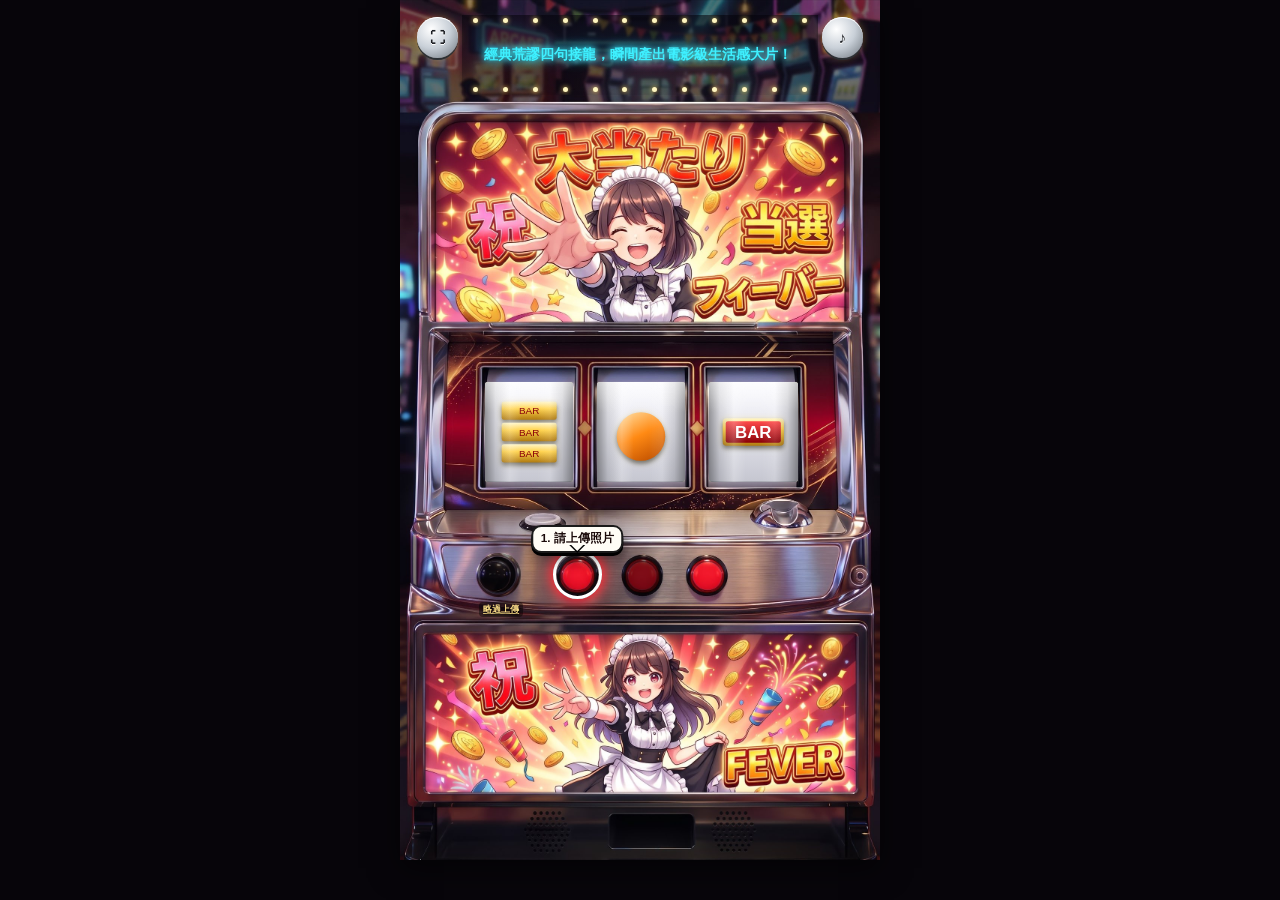
<file: childhood-slot/versions/v9_index.html>
<!DOCTYPE html>
<html lang="zh-TW">
<head>
  <meta charset="UTF-8">
  <meta name="viewport" content="width=device-width, initial-scale=1.0, viewport-fit=cover">
  <title>童年課堂紙條造句 × AI生圖</title>
  <style>
:root {
  --gold: #ffd764;
  --gold-2: #f0b429;
  --led: #fff4c0;
  --cyan: #3ef0ff;
  --text: #fff8ec;
  --muted: #d2c0a8;
}
* { box-sizing: border-box; margin: 0; padding: 0; -webkit-tap-highlight-color: transparent; }
html, body {
  background: #07050a;
  color: var(--text);
  width: 100%;
  height: 100%;
  margin: 0;
  padding: 0;
}
body {
  font-family: "Noto Sans TC", "PingFang TC", "Microsoft JhengHei", "Heiti TC", sans-serif;
  overflow: hidden;
}
.app-wrap, .machine { align-self: flex-start; margin-top: 0; }
button, input, select, textarea { font-family: inherit; }
button { cursor: pointer; border: none; background: none; color: inherit; }
.sr-only, .visually-hidden {
  position: absolute; width: 1px; height: 1px; overflow: hidden; clip: rect(0,0,0,0);
}
.hidden { display: none !important; }

.app-wrap {
  box-sizing: border-box;
  width: 100%;
  height: 100%;
  max-width: none;
  margin: 0;
  padding: 0 0 env(safe-area-inset-bottom, 0px);
  display: flex;
  justify-content: center;
  align-items: flex-start;
  overflow: hidden;
  overflow-x: hidden;
  container-type: size;
}
.machine {
  position: relative;
  box-sizing: border-box;
  aspect-ratio: 1536 / 2752;
  width: 100%;
  max-width: 480px;
  height: auto;
  font-size: clamp(10px, 3.15vw, 15px);
  overflow: hidden;
  background: #000;
  box-shadow: 0 8px 28px rgba(0,0,0,0.55);
  flex: 0 0 auto;
  align-self: flex-start;
  margin-top: 0;
}
@supports (width: 1cqh) {
  .machine {
    width: min(100cqw, calc(100cqh * 1536 / 2752), 480px);
    max-width: 100%;
    max-height: 100%;
    font-size: clamp(10px, 3.15cqi, 15px);
  }
}
html.cabinet-scroll,
html.cabinet-scroll body {
  overflow: hidden;
}
html.cabinet-scroll .app-wrap {
  overflow-x: hidden;
  overflow-y: auto;
  -webkit-overflow-scrolling: touch;
  overscroll-behavior-x: none;
}
html.cabinet-scroll .machine {
  max-width: none;
  max-height: none;
}
@supports (width: 1cqh) {
  html.cabinet-scroll .machine {
    width: 100%;
    max-width: 100%;
    max-height: none;
    height: auto;
    font-size: clamp(10px, 3.15cqi, 15px);
  }
}
.cabinet-art {
  position: absolute; inset: 0;
  width: 100%; height: 100%;
  display: block;
  pointer-events: none;
  user-select: none;
  -webkit-user-drag: none;
}
.zone { position: absolute; z-index: 2; }
.debug .zone { outline: 1px solid rgba(0,255,255,0.85); }

.icon-btn {
  display: grid; place-items: center;
  border-radius: 50%;
  font-size: 1.02em;
  line-height: 1;
  font-weight: 900;
  letter-spacing: 0.02em;
  color: #1b1d22;
  background: radial-gradient(circle at 35% 30%, #fff, #c9d0d8 48%, #6a727a);
  box-shadow: 0 2px 0 #2c3034, inset 0 1px 0 #fff, 0 0 8px rgba(255,210,80,0.35);
  z-index: 12;
  text-shadow: 0 1px 0 #fff;
}
.icon-btn[aria-pressed="true"] { color: #7a1020; filter: grayscale(0.4); }

.zone-marquee {
  overflow: hidden;
  display: flex;
  flex-direction: column;
  justify-content: center;
  background: linear-gradient(180deg, rgba(4,2,10,0.55) 0%, rgba(4,2,10,0.28) 70%, rgba(4,2,10,0.08) 100%);
}
.mq-bulbs { display: flex; justify-content: space-between; height: 12%; padding: 0 3%; flex-shrink: 0; }
.mq-bulbs i {
  width: 5px; height: 5px; border-radius: 50%;
  background: #fff6c0;
  box-shadow: 0 0 5px #ffd764;
  animation: chase-bulb 0.9s linear infinite;
  align-self: center;
}
@keyframes chase-bulb {
  0%, 14% { opacity: 1; filter: brightness(1.8); transform: scale(1.15); }
  24%, 100% { opacity: 0.3; filter: brightness(0.55); transform: scale(0.9); }
}
.marquee-box { flex: 1; overflow: hidden; position: relative; min-height: 0; }
.marquee-track {
  display: flex; width: max-content; height: 100%;
  align-items: center;
  animation: marquee 16s linear infinite;
  white-space: nowrap;
}
.marquee-track span {
  padding: 0 1.6em;
  font-size: 0.92em;
  font-weight: 900;
  color: var(--cyan);
  text-shadow: 0 0 6px #3ef0ff, 0 0 12px rgba(62,240,255,0.8);
  animation: neon-flicker 6s ease-in-out infinite;
}
.marquee-track span:nth-child(even) {
  color: #ffe07a;
  text-shadow: 0 0 6px #ffd764, 0 0 12px rgba(255,215,100,0.8);
  animation-delay: 1.4s;
}
@keyframes marquee { from { transform: translateX(0); } to { transform: translateX(-50%); } }
@keyframes neon-flicker {
  0%, 92%, 100% { opacity: 1; }
  93% { opacity: 0.4; }
  95% { opacity: 1; }
  96% { opacity: 0.25; }
  97.5% { opacity: 1; }
}

.zone-lcd, .zone-history {
  opacity: 0;
  visibility: hidden;
  pointer-events: none;
  transition: opacity 0.4s ease, visibility 0.4s;
}
.zone-lcd.is-revealed, .zone-history.is-revealed {
  opacity: 1;
  visibility: visible;
  pointer-events: auto;
}
.zone-lcd {
  background: rgba(6, 4, 16, 0.82);
  backdrop-filter: blur(4px);
  -webkit-backdrop-filter: blur(4px);
  box-shadow: inset 0 0 14px rgba(0,0,0,0.55), 0 0 10px rgba(255, 180, 40, 0.2);
  border: 1px solid rgba(255, 215, 100, 0.38);
  color: var(--led);
  display: flex;
  flex-direction: column;
  padding: 2% 3% 1.8%;
  overflow: hidden;
  border-radius: 5px;
}
.lcd-top {
  display: flex; align-items: center; justify-content: space-between;
  gap: 4px; flex-shrink: 0; margin-bottom: 2%;
}
.lcd-tag {
  font-size: 0.62em; font-weight: 800; letter-spacing: 0.12em;
  color: var(--gold); text-shadow: 0 0 6px rgba(255,200,60,0.5);
}
.btn-copy {
  background: linear-gradient(180deg, #3a3a22, #1a180c);
  color: var(--gold);
  border: 1px solid var(--gold-2);
  padding: 0.15em 0.45em;
  font-size: 0.62em;
  font-weight: 800;
  border-radius: 3px;
  white-space: nowrap;
}
.btn-copy.copied { color: #9dffb0; border-color: #3d8; }
#sentence {
  flex: 1;
  font-size: 0.78em;
  font-weight: 800;
  line-height: 1.3;
  overflow: auto;
  min-height: 0;
  text-shadow: 0 0 6px rgba(255, 227, 140, 0.35);
}
#sentence .hl {
  color: #fffce8;
  background: rgba(255, 70, 70, 0.28);
  padding: 0 0.1em;
  border-radius: 2px;
}
.lcd-preview {
  position: absolute; inset: 0; z-index: 0;
  width: 100%; height: 100%; object-fit: cover;
  opacity: 0.28; pointer-events: none;
}
.zone-lcd.has-img #sentence, .zone-lcd.has-img .lcd-top { position: relative; z-index: 1; }
.lcd-loading {
  position: absolute; inset: 0; z-index: 2;
  background: rgba(0,0,0,0.78);
  display: flex; flex-direction: column;
  align-items: center; justify-content: center;
  gap: 0.4em;
  font-size: 0.72em; font-weight: 800; color: var(--gold);
}
.spinner {
  width: 1.4em; height: 1.4em;
  border: 2px solid rgba(255,211,90,0.25);
  border-top-color: var(--gold);
  border-radius: 50%;
  animation: spin 0.8s linear infinite;
}
@keyframes spin { to { transform: rotate(360deg); } }

.reel-window {
  overflow: hidden;
  background: linear-gradient(180deg, #f8f8fc, #d0d1d8 55%, #b9bac4);
  box-shadow: inset 0 6px 10px rgba(0,0,0,0.38), inset 0 -5px 8px rgba(0,0,0,0.3);
  border-radius: 3px;
}
.reel-window::before {
  content: "";
  position: absolute; inset: 0; z-index: 2; pointer-events: none;
  background: linear-gradient(90deg,
    rgba(0,0,0,0.38) 0%,
    rgba(0,0,0,0.10) 12%,
    rgba(255,255,255,0.22) 28%,
    transparent 42%,
    transparent 58%,
    rgba(255,255,255,0.12) 74%,
    rgba(0,0,0,0.12) 88%,
    rgba(0,0,0,0.38) 100%);
}
.reel-window::after {
  content: "";
  position: absolute; left: 0; right: 0; top: 0; height: 30%;
  z-index: 2; pointer-events: none;
  background: linear-gradient(180deg, rgba(255,255,255,0.38), transparent);
}
.reel-strip { will-change: transform; position: relative; z-index: 1; }
.reel-window.spinning .reel-strip { filter: blur(4px) contrast(1.05) saturate(1.08); }
.reel-item {
  display: flex; align-items: center; justify-content: center;
  background: linear-gradient(180deg, #fcfcff 0%, #e8e8f0 42%, #c5c6d0 100%);
  box-shadow: inset 0 -1px 0 rgba(0,0,0,0.14), inset 0 1px 0 rgba(255,255,255,0.75);
}
.reel-item svg {
  width: 86%; height: 86%; display: block;
  filter: drop-shadow(0 3px 2px rgba(0,0,0,0.45)) drop-shadow(0 0 3px rgba(255,220,80,0.25));
}
.reel-window.landed {
  box-shadow: inset 0 0 16px rgba(255, 210, 70, 0.45), inset 0 4px 8px rgba(0,0,0,0.3);
}

.slot-knob, .slot-btn {
  border-radius: 50%;
  background: transparent;
  z-index: 4;
  position: absolute;
}
.slot-btn.next-step::before, .slot-knob.next-step::before {
  content: "";
  position: absolute;
  inset: -22%;
  border-radius: 50%;
  border: 3px solid #fff;
  box-shadow: 0 0 10px 3px rgba(255, 40, 50, 0.85), 0 0 22px 8px rgba(255, 80, 80, 0.45);
  animation: ring-pulse 0.7s ease-in-out infinite;
  pointer-events: none;
}
.slot-knob.next-step::before {
  border-color: #fff6c8;
  box-shadow: 0 0 10px 3px rgba(255, 200, 50, 0.8), 0 0 20px 7px rgba(255, 180, 40, 0.4);
}
.slot-btn.next-step, .slot-knob.next-step {
  animation: btn-bounce 0.7s ease-in-out infinite;
}
@keyframes ring-pulse {
  0%, 100% { transform: scale(1); opacity: 1; }
  50% { transform: scale(1.12); opacity: 0.65; }
}
@keyframes btn-bounce {
  0%, 100% { transform: translateY(0) scale(1); }
  50% { transform: translateY(-6%) scale(1.06); }
}
.slot-btn.is-locked::after, .slot-knob.is-locked::after {
  content: "";
  position: absolute;
  inset: -8%;
  border-radius: 50%;
  background: rgba(0,0,0,0.48);
  pointer-events: none;
}
.slot-knob:disabled, .slot-btn:disabled { cursor: default; }
.slot-btn.is-locked, .slot-knob.is-locked { cursor: not-allowed; }

.speech-bubble {
  position: absolute;
  z-index: 6;
  display: none;
  top: 61%;
  background: #fffdf6;
  color: #1a0a0a;
  font-weight: 900;
  font-size: 0.78em;
  line-height: 1.25;
  padding: 0.4em 0.62em;
  border-radius: 0.85em;
  border: 2px solid #1a1a1a;
  box-shadow: 0 3px 0 #000, 0 6px 14px rgba(0,0,0,0.4);
  white-space: nowrap;
  pointer-events: none;
  text-align: center;
  transform: translateX(-50%);
}
.speech-bubble[data-bubble-step="1"] { left: 36.95%; }
.speech-bubble[data-bubble-step="2"] { left: 50.46%; }
.speech-bubble[data-bubble-step="3"] { left: 63.96%; }
.speech-bubble.is-on { display: block; animation: bubble-cycle 5s ease-in-out infinite; }
.speech-bubble::after {
  content: "";
  position: absolute;
  left: 50%;
  bottom: -8px;
  margin-left: -8px;
  border: 8px solid transparent;
  border-top-color: #fffdf6;
  filter: drop-shadow(0 2px 0 #000);
}
@keyframes bubble-cycle {
  0% { opacity: 0; transform: translateX(-50%) scale(0.7); }
  6% { opacity: 1; transform: translateX(-50%) scale(1); }
  14% { transform: translateX(-50%) translateY(-3px); }
  22% { transform: translateX(-50%) translateY(0); }
  30% { transform: translateX(-50%) translateY(-3px); }
  38% { transform: translateX(-50%) translateY(0); }
  46% { transform: translateX(-50%) translateY(-3px); }
  54% { opacity: 1; transform: translateX(-50%) translateY(0) scale(1); }
  60% { opacity: 1; transform: translateX(-50%) scale(1); }
  68% { opacity: 0; transform: translateX(-50%) scale(0.85); }
  100% { opacity: 0; transform: translateX(-50%) scale(0.85); }
}
.skip-upload {
  position: absolute;
  z-index: 6;
  font-size: 0.58em;
  font-weight: 800;
  color: #ffe08a;
  text-decoration: underline;
  text-shadow: 0 1px 2px #000;
  background: rgba(0,0,0,0.45);
  padding: 0.2em 0.45em;
  border-radius: 4px;
}
.skip-upload.hidden { display: none !important; }

.upload-preview {
  position: absolute;
  z-index: 5;
  display: none;
  align-items: center;
  gap: 4px;
  background: rgba(0,0,0,0.72);
  border: 1px solid var(--gold);
  border-radius: 4px;
  padding: 3px 5px;
  font-size: 0.58em;
}
.upload-preview.show { display: flex; }
.upload-preview img { width: 1.6em; height: 1.6em; object-fit: cover; border: 1px solid var(--gold); }
.upload-preview .meta b { color: #9dffb0; display: block; }
.upload-preview .meta span { color: var(--muted); max-width: 8em; overflow: hidden; text-overflow: ellipsis; white-space: nowrap; display: block; }
.linkish { background: none; color: #ff8a8a; font-size: 1em; font-weight: 700; padding: 2px; }

.zone-history {
  background: rgba(6, 4, 12, 0.82);
  box-shadow: inset 0 0 16px rgba(0,0,0,0.5);
  padding: 2.2% 2.4%;
  display: flex;
  flex-direction: column;
  overflow: hidden;
}
.history-label {
  display: flex; justify-content: space-between; align-items: center;
  font-size: 0.68em; font-weight: 800; color: var(--gold);
  letter-spacing: 0.12em; margin-bottom: 2%; flex-shrink: 0;
}
.history-grid {
  flex: 1;
  display: grid;
  grid-template-columns: repeat(6, 1fr);
  gap: 3px;
  overflow: auto;
  min-height: 0;
  align-content: start;
}
.history-grid .empty-h, .hint {
  grid-column: 1 / -1;
  text-align: center;
  color: #e8dcc8;
  font-size: 0.78em;
  font-weight: 700;
  line-height: 1.45;
  padding: 0.4em 0.6em;
}
.thumb {
  aspect-ratio: 9/16;
  border: 1px solid #8a9098;
  overflow: hidden;
  background: #111;
  cursor: pointer;
  padding: 0;
}
.thumb img { width: 100%; height: 100%; object-fit: cover; display: block; }
.thumb:focus, .thumb:hover { outline: 2px solid var(--gold); }

.fx-layer {
  position: absolute; inset: 0;
  width: 100%; height: 100%;
  pointer-events: none;
  z-index: 18;
}
.jackpot-banner {
  position: absolute;
  left: 10%; top: 40.4%;
  width: 80%;
  z-index: 19;
  pointer-events: none;
  text-align: center;
  font-weight: 900;
  font-size: 1.15em;
  letter-spacing: 0.12em;
  color: #fff8d0;
  text-shadow: 0 0 8px #ffd24a, 0 0 18px #ff4a2a, 0 2px 0 #7a2000;
  opacity: 0;
  transform: scale(0.6);
}
.jackpot-banner.show { animation: jackpot-pop 4.2s ease forwards; }
@keyframes jackpot-pop {
  0% { opacity: 0; transform: scale(0.5); }
  8% { opacity: 1; transform: scale(1.12); }
  16% { transform: scale(1); }
  22%, 30% { opacity: 1; }
  26% { opacity: 0.55; }
  70% { opacity: 1; transform: scale(1); }
  100% { opacity: 0; transform: scale(1.05); }
}
.machine.is-jackpot .reel-window {
  box-shadow: inset 0 0 18px rgba(255,220,80,0.7), 0 0 16px rgba(255,200,40,0.8);
  animation: reel-flash 0.18s steps(2) infinite;
}
.machine.is-jackpot .zone-marquee {
  box-shadow: 0 0 22px rgba(255, 80, 60, 0.55), inset 0 0 16px rgba(255, 210, 80, 0.25);
}
@keyframes reel-flash {
  0% { filter: brightness(1); }
  50% { filter: brightness(1.35); }
}
.machine.is-jackpot::after {
  content: "";
  position: absolute; inset: 0;
  pointer-events: none;
  z-index: 17;
  animation: cab-flash 0.22s steps(2) infinite;
  background: radial-gradient(ellipse at 50% 48%, rgba(255,220,80,0.16), transparent 55%);
}
@keyframes cab-flash {
  0% { opacity: 0.35; }
  50% { opacity: 0.9; }
}

#toast {
  position: fixed; left: 50%; bottom: 20px;
  transform: translateX(-50%) translateY(16px);
  background: #1a1210; color: #fff;
  border: 1px solid var(--gold);
  padding: 10px 14px; font-size: 13px; font-weight: 700;
  z-index: 80; max-width: 90vw; opacity: 0; pointer-events: none;
  transition: 0.25s; border-radius: 8px;
  box-shadow: 0 8px 24px rgba(0,0,0,0.45);
}
#toast.show { opacity: 1; transform: translateX(-50%) translateY(0); }

#lightbox {
  display: none; position: fixed; inset: 0;
  background: rgba(0,0,0,0.92); z-index: 90;
  padding: 16px; flex-direction: column;
  align-items: center; justify-content: center;
}
#lightbox.show { display: flex; }
#lightbox img { max-width: 100%; max-height: 78dvh; object-fit: contain; }
#lightbox .cap { color: var(--led); font-size: 13px; font-weight: 700; margin-top: 10px; text-align: center; max-width: 36em; }
#lightbox .x {
  position: absolute; top: 10px; right: 10px;
  width: 40px; height: 40px; border-radius: 50%;
  background: #fff; color: #000; font-size: 20px; font-weight: 900;
}

#admin {
  display: none; position: fixed; inset: 0;
  background: rgba(0,0,0,0.76); z-index: 70;
  overflow: auto; padding: 12px 8px 24px;
}
#admin.show { display: block; }
.admin-card {
  width: 100%; max-width: 440px; margin: 0 auto;
  background: linear-gradient(180deg, #241018, #161016);
  border: 2px solid #b8860b; border-radius: 12px; padding: 16px;
  box-shadow: 0 16px 40px rgba(0,0,0,0.65);
}
.admin-card h2 { font-size: 17px; color: var(--gold); margin-bottom: 8px; }
.admin-row { display: flex; flex-wrap: wrap; gap: 6px; margin-bottom: 8px; align-items: center; }
.admin-row select, .admin-row input, .admin-card textarea, .field input, .field textarea {
  background: #0c0a0e; color: var(--text); border: 1px solid #5a5050;
  padding: 8px 10px; font-size: 13px; border-radius: 6px; width: 100%;
}
.admin-row select { flex: 1; min-width: 140px; }
.mini {
  background: #2a2428; color: #fff; border: 1px solid #6a6060;
  padding: 7px 10px; font-size: 12px; font-weight: 800; border-radius: 5px;
}
.mini.gold { background: #5a4010; border-color: var(--gold); color: var(--gold); }
.mini.danger { background: #4a1010; border-color: #f66; color: #f88; }
.tabs { display: flex; gap: 4px; margin: 8px 0; }
.tabs button {
  flex: 1; padding: 8px 4px; font-size: 13px; font-weight: 800;
  background: #2a2024; color: var(--muted); border-bottom: 2px solid transparent;
}
.tabs button.on { color: var(--gold); border-bottom-color: var(--gold); background: #3a2820; }
.entry-list { max-height: 280px; overflow: auto; display: grid; gap: 6px; }
.entry { background: #0e0c10; border: 1px solid #3a3438; padding: 8px; font-size: 12px; border-radius: 4px; }
.entry b { display: block; font-size: 13px; margin-bottom: 2px; }
.entry .en { color: var(--muted); line-height: 1.4; word-break: break-word; }
.entry .row { display: flex; gap: 6px; margin-top: 6px; }
.field { display: grid; gap: 4px; margin-top: 8px; }
.field label { font-size: 11px; color: var(--muted); font-weight: 700; }
  </style>
</head>
<body>
<svg xmlns="http://www.w3.org/2000/svg" style="position:absolute;width:0;height:0;overflow:hidden" aria-hidden="true">
  <defs>
    <linearGradient id="gGold" x1="0" y1="0" x2="0" y2="1"><stop offset="0" stop-color="#fff6c8"/><stop offset="0.4" stop-color="#ffd24a"/><stop offset="1" stop-color="#b07a10"/></linearGradient>
    <linearGradient id="gRed7" x1="0" y1="0" x2="0.3" y2="1"><stop offset="0" stop-color="#ff6a6a"/><stop offset="0.45" stop-color="#e01018"/><stop offset="1" stop-color="#7a0008"/></linearGradient>
    <linearGradient id="gCherry" x1="0.3" y1="0" x2="0.8" y2="1"><stop offset="0" stop-color="#ff5a63"/><stop offset="0.5" stop-color="#c00818"/><stop offset="1" stop-color="#6a0010"/></linearGradient>
    <linearGradient id="gBell" x1="0" y1="0" x2="0" y2="1"><stop offset="0" stop-color="#fff3a0"/><stop offset="0.5" stop-color="#f0c020"/><stop offset="1" stop-color="#a07008"/></linearGradient>
    <linearGradient id="gLemon" x1="0.2" y1="0" x2="0.8" y2="1"><stop offset="0" stop-color="#fff58a"/><stop offset="0.5" stop-color="#f0d000"/><stop offset="1" stop-color="#c4a000"/></linearGradient>
    <linearGradient id="gGrape" x1="0.2" y1="0" x2="0.8" y2="1"><stop offset="0" stop-color="#d9a0ff"/><stop offset="0.5" stop-color="#7a28b8"/><stop offset="1" stop-color="#3a1060"/></linearGradient>
    <linearGradient id="gMelonR" x1="0" y1="0" x2="0" y2="1"><stop offset="0" stop-color="#ff8a9a"/><stop offset="1" stop-color="#c01030"/></linearGradient>
    <linearGradient id="gMelonG" x1="0" y1="0" x2="0" y2="1"><stop offset="0" stop-color="#8ee08a"/><stop offset="1" stop-color="#1e7a20"/></linearGradient>
    <linearGradient id="gOrange" x1="0.3" y1="0" x2="0.8" y2="1"><stop offset="0" stop-color="#ffd08a"/><stop offset="0.45" stop-color="#ff8a14"/><stop offset="1" stop-color="#c05000"/></linearGradient>
    <linearGradient id="gDia" x1="0" y1="0" x2="0" y2="1"><stop offset="0" stop-color="#e8fbff"/><stop offset="0.4" stop-color="#4ad8ff"/><stop offset="1" stop-color="#0a58c0"/></linearGradient>
    <linearGradient id="gStar" x1="0" y1="0" x2="0" y2="1"><stop offset="0" stop-color="#fffce0"/><stop offset="0.45" stop-color="#ffd24a"/><stop offset="1" stop-color="#d08000"/></linearGradient>
    <linearGradient id="gBarBg" x1="0" y1="0" x2="0" y2="1"><stop offset="0" stop-color="#ff4a4a"/><stop offset="1" stop-color="#8a0008"/></linearGradient>
    <symbol id="sym-seven" viewBox="0 0 100 100"><circle cx="50" cy="52" r="44" fill="#f0c020" stroke="#7a4a00" stroke-width="2"/><text x="50" y="74" text-anchor="middle" font-family="Impact,'Arial Black',sans-serif" font-size="78" font-weight="900" fill="url(#gRed7)" stroke="url(#gGold)" stroke-width="2">7</text></symbol>
    <symbol id="sym-bar" viewBox="0 0 100 100"><rect x="10" y="32" width="80" height="36" rx="5" fill="url(#gGold)"/><rect x="14" y="36" width="72" height="28" rx="3" fill="url(#gBarBg)"/><text x="50" y="58" text-anchor="middle" font-family="Impact,sans-serif" font-size="22" font-weight="900" fill="#fff">BAR</text></symbol>
    <symbol id="sym-bar2" viewBox="0 0 100 100"><rect x="12" y="18" width="76" height="28" rx="4" fill="url(#gGold)"/><rect x="16" y="21" width="68" height="22" rx="2" fill="url(#gBarBg)"/><text x="50" y="38" text-anchor="middle" font-family="Impact,sans-serif" font-size="16" fill="#fff">BAR</text><rect x="12" y="54" width="76" height="28" rx="4" fill="url(#gGold)"/><rect x="16" y="57" width="68" height="22" rx="2" fill="url(#gBarBg)"/><text x="50" y="74" text-anchor="middle" font-family="Impact,sans-serif" font-size="16" fill="#fff">BAR</text></symbol>
    <symbol id="sym-bar3" viewBox="0 0 100 100"><rect x="14" y="10" width="72" height="24" rx="3" fill="url(#gGold)"/><text x="50" y="27" text-anchor="middle" font-family="Impact,sans-serif" font-size="13" fill="#8a0008">BAR</text><rect x="14" y="38" width="72" height="24" rx="3" fill="url(#gGold)"/><text x="50" y="55" text-anchor="middle" font-family="Impact,sans-serif" font-size="13" fill="#8a0008">BAR</text><rect x="14" y="66" width="72" height="24" rx="3" fill="url(#gGold)"/><text x="50" y="83" text-anchor="middle" font-family="Impact,sans-serif" font-size="13" fill="#8a0008">BAR</text></symbol>
    <symbol id="sym-cherry" viewBox="0 0 100 100"><path d="M50 14 C50 14 46 40 30 50 M50 14 C50 14 56 38 70 48" fill="none" stroke="#1e5a14" stroke-width="4"/><ellipse cx="34" cy="70" rx="20" ry="22" fill="url(#gCherry)"/><ellipse cx="68" cy="66" rx="20" ry="22" fill="url(#gCherry)"/></symbol>
    <symbol id="sym-bell" viewBox="0 0 100 100"><path d="M50 12 C32 12 24 30 24 48 C24 66 20 74 16 80 L84 80 C80 74 76 66 76 48 C76 30 68 12 50 12Z" fill="url(#gBell)"/><circle cx="50" cy="88" r="6" fill="#c08010"/></symbol>
    <symbol id="sym-lemon" viewBox="0 0 100 100"><ellipse cx="50" cy="54" rx="36" ry="28" transform="rotate(-20 50 54)" fill="url(#gLemon)"/></symbol>
    <symbol id="sym-grape" viewBox="0 0 100 100"><circle cx="42" cy="40" r="12" fill="url(#gGrape)"/><circle cx="58" cy="40" r="12" fill="url(#gGrape)"/><circle cx="32" cy="56" r="12" fill="url(#gGrape)"/><circle cx="50" cy="56" r="12" fill="url(#gGrape)"/><circle cx="68" cy="56" r="12" fill="url(#gGrape)"/><circle cx="50" cy="74" r="14" fill="url(#gGrape)"/></symbol>
    <symbol id="sym-melon" viewBox="0 0 100 100"><path d="M12 70 A44 44 0 0 1 88 70 L50 92 Z" fill="url(#gMelonG)"/><path d="M22 66 A34 34 0 0 1 78 66 L50 84 Z" fill="url(#gMelonR)"/></symbol>
    <symbol id="sym-star" viewBox="0 0 100 100"><polygon points="50,8 61,36 92,38 68,58 76,90 50,72 24,90 32,58 8,38 39,36" fill="url(#gStar)"/></symbol>
    <symbol id="sym-diamond" viewBox="0 0 100 100"><polygon points="50,8 88,40 50,94 12,40" fill="url(#gDia)"/></symbol>
    <symbol id="sym-orange" viewBox="0 0 100 100"><circle cx="50" cy="56" r="32" fill="url(#gOrange)"/></symbol>
  </defs>
</svg>

  <h1 class="visually-hidden">童年課堂紙條造句 × AI生圖</h1>
  <div class="app-wrap">
    <div class="machine" id="machine">
      <img class="cabinet-art" alt="" draggable="false" src="https://a2003azxsdc-dotcom.github.io/assets/slot_cabinet_v2.svg">
      <button type="button" class="icon-btn zone" id="btn-fullscreen" style="left:3.5%;top:2.0%;width:8.5%;height:4.7%" title="全螢幕切換" aria-label="全螢幕切換">⛶</button>
      <button type="button" class="icon-btn zone" id="btn-mute" style="left:88%;top:2.0%;width:8.5%;height:4.7%" aria-pressed="false" title="關閉聲音" aria-label="切換靜音">♪</button>
      <canvas id="fx-layer" class="fx-layer" aria-hidden="true"></canvas>
      <div class="jackpot-banner" id="jackpot-banner" aria-hidden="true">777 大当たり JACKPOT</div>

      <section class="zone zone-marquee" style="left:13%;top:1.8%;width:74%;height:9.2%" aria-label="跑馬燈區">
        <div class="mq-bulbs"><i></i><i></i><i></i><i></i><i></i><i></i><i></i><i></i><i></i><i></i><i></i><i></i></div>
        <div class="marquee-box">
          <div class="marquee-track">
            <span>經典荒謬四句接龍，瞬間產出電影級生活感大片！</span>
            <span>每次旋轉都是萬分之一機率的奇葩邂逅</span>
            <span>經典荒謬四句接龍，瞬間產出電影級生活感大片！</span>
            <span>每次旋轉都是萬分之一機率的奇葩邂逅</span>
          </div>
        </div>
        <div class="mq-bulbs"><i></i><i></i><i></i><i></i><i></i><i></i><i></i><i></i><i></i><i></i><i></i><i></i></div>
      </section>

      <section class="zone zone-lcd" style="left:12.5%;top:28.6%;width:75%;height:11.0%" aria-label="造句組合顯示區">
        <img id="preview-image" class="lcd-preview hidden" alt="">
        <div class="lcd-loading hidden" id="preview-loading">
          <div class="spinner"></div>
          <span>正在運算 9:16 荒謬實境大片...</span>
        </div>
        <div class="lcd-top">
          <span class="lcd-tag">造句組合</span>
          <button type="button" class="btn-copy" id="btn-copy"><span id="copy-btn-text">複製提示詞</span></button>
        </div>
        <p id="sentence">請拉動拉桿，抽出今日荒謬造句！</p>
      </section>

      <div class="zone reel-window" id="viewport-outfit" style="left:17.62%;top:44.42%;width:18.50%;height:11.62%"><div class="reel-strip" id="strip-outfit"></div></div>
      <div class="zone reel-window" id="viewport-location" style="left:41.05%;top:44.42%;width:18.40%;height:11.62%"><div class="reel-strip" id="strip-location"></div></div>
      <div class="zone reel-window" id="viewport-action" style="left:64.28%;top:44.42%;width:18.55%;height:11.62%"><div class="reel-strip" id="strip-action"></div></div>

      <button type="button" class="zone slot-knob is-locked" id="btn-knob" data-spin-step="2" style="left:16.70%;top:64.66%;width:7.81%;height:4.36%" title="拉桿轉動"></button>
      <button type="button" class="slot-btn next-step" id="btn-upload" data-step="1" style="left:33.37%;top:64.81%;width:7.16%;height:4.00%" title="1. 請上傳照片"></button>
      <button type="button" class="slot-btn is-idle is-locked" id="btn-spin-step" data-step="2" style="left:46.88%;top:64.81%;width:7.16%;height:4.00%" title="2. 開始"></button>
      <div class="slot-btn" id="auto-gen" style="left:60.38%;top:64.83%;width:7.16%;height:4.00%" aria-hidden="true"></div>
      <div class="speech-bubble is-on" id="bubble-1" data-bubble-step="1">1. 請上傳照片</div>
      <div class="speech-bubble" id="bubble-2" data-bubble-step="2">2. 開始</div>
      <button type="button" class="skip-upload" id="btn-skip-upload" style="left:16.5%;top:70.0%;">略過上傳</button>
      <input type="file" id="file-input" class="sr-only" accept="image/*">
      <div class="upload-preview" id="upload-preview" style="left:3.2%;top:69.6%;width:28%;height:4.8%">
        <img id="user-image-preview" alt="已上傳照片預覽">
        <div class="meta"><b>已鎖定面孔</b><span id="upload-filename"></span></div>
        <button type="button" class="linkish" id="btn-remove-photo">移除</button>
      </div>
      <section class="zone zone-history" style="left:8.2%;top:74.4%;width:83.6%;height:18.2%" aria-label="圖片歷史牆">
        <div class="history-label">圖片歷史牆 <span id="history-count">0 張</span></div>
        <div class="history-grid" id="history-grid"></div>
      </section>
    </div>
  </div>

  <div id="toast" role="status"></div>
  <div id="lightbox" aria-modal="true" role="dialog">
    <button type="button" class="x" id="lightbox-close" aria-label="關閉">×</button>
    <img id="lightbox-img" alt="原圖">
    <p class="cap" id="lightbox-cap"></p>
  </div>

  <div id="admin" aria-modal="true" role="dialog">
    <div class="admin-card">
      <h2>管理頁：詞庫與專案</h2>
      <div class="admin-row">
        <select id="project-select"></select>
        <button type="button" class="mini gold" id="btn-new-project">新增專案</button>
        <button type="button" class="mini" id="btn-rename-project">重新命名</button>
        <button type="button" class="mini danger" id="btn-delete-project">刪除專案</button>
      </div>
      <div class="admin-row">
        <button type="button" class="mini gold" id="btn-export">匯出 JSON</button>
        <button type="button" class="mini" id="btn-import">匯入 JSON</button>
        <button type="button" class="mini" id="btn-reset-banks">還原預設詞庫</button>
        <input type="file" id="import-file" class="sr-only" accept="application/json,.json">
      </div>
      <div class="tabs">
        <button type="button" class="on" data-tab="outfits">穿著</button>
        <button type="button" class="on" data-tab="locations">地點</button>
        <button type="button" class="on" data-tab="actions">動作</button>
      </div>
      <div class="entry-list" id="entry-list"></div>
      <div class="field">
        <label id="entry-form-title">新增詞條</label>
        <input id="entry-name" placeholder="中文名稱">
        <textarea id="entry-prompt" rows="3" placeholder="英文提示詞"></textarea>
        <div class="admin-row">
          <button type="button" class="mini gold" id="btn-save-entry">新增</button>
          <button type="button" class="mini" id="btn-cancel-entry">取消</button>
        </div>
      </div>
      <div class="admin-row" style="margin-top:12px">
        <button type="button" class="mini" id="btn-admin-close">關閉管理頁</button>
      </div>
    </div>
  </div>
<script>
  (function () {
    var AR = 1536 / 2752, MAX_W = 480, PHONE_W = 600, lastW = 0, lastH = 0, lastScroll = null;
    function avail() {
      var wrap = document.querySelector(".app-wrap"), vv = window.visualViewport;
      var iw = document.documentElement.clientWidth || window.innerWidth || 0;
      var ih = document.documentElement.clientHeight || window.innerHeight || 0;
      if (vv) { if (vv.width) iw = Math.min(iw || vv.width, vv.width); if (vv.height) ih = Math.min(ih || vv.height, vv.height); }
      var w = (wrap && wrap.clientWidth >= 2) ? wrap.clientWidth : iw;
      var h = (wrap && wrap.clientHeight >= 2) ? wrap.clientHeight : ih;
      if (ih && h > ih + 1) h = ih;
      if (iw && w > iw + 1) w = iw;
      return { w: w || 390, h: h || 640 };
    }
    function fitCabinetToViewport() {
      var m = document.getElementById("machine");
      if (!m) return;
      var a = avail(), phone = a.w <= PHONE_W, fillH = a.w / AR, scroll = !!(phone && fillH > a.h + 0.5);
      document.documentElement.classList.toggle("cabinet-scroll", scroll);
      var w, h;
      if (scroll) { a = avail(); w = a.w; h = w / AR; }
      else {
        w = Math.min(a.w, MAX_W); h = w / AR;
        if (h > a.h) { h = a.h; w = h * AR; }
        if (w > a.w) { w = a.w; h = w / AR; }
      }
      w = Math.max(1, Math.floor(w)); h = Math.max(1, Math.round(w / AR));
      if (!scroll && h > a.h) { h = Math.max(1, Math.floor(a.h)); w = Math.max(1, Math.round(h * AR)); }
      if (w === lastW && h === lastH && lastScroll === scroll) return;
      lastW = w; lastH = h; lastScroll = scroll;
      m.style.width = w + "px"; m.style.height = h + "px"; m.style.maxWidth = "none"; m.style.maxHeight = "none";
      m.style.fontSize = Math.max(10, Math.min(15, w * 0.0315)) + "px";
    }
    window.fitCabinetToViewport = fitCabinetToViewport;
    window.addEventListener("resize", fitCabinetToViewport);
    if (window.visualViewport) window.visualViewport.addEventListener("resize", fitCabinetToViewport);
    document.addEventListener("DOMContentLoaded", fitCabinetToViewport);
  })();

let ITEM_H = 96;
const STORAGE = { PROJECTS: "ccs_slot_projects_v1", ACTIVE: "ccs_slot_active_v1", HISTORY: "ccs_slot_history_v1" };
const DEFAULT_BANKS = {
  outfits: [
    { name: "粉紅蕾絲芭蕾蓬蓬裙", prompt: "wearing a fluffy pink lace ballet tutu with frills" },
    { name: "正統黑白雙排扣燕尾服", prompt: "dressed in an elegant formal black tuxedo suit with bowtie" },
    { name: "泛黃排汗白吊嘎配藍白拖", prompt: "wearing a worn-out ribbed white tank top undershirt and blue-and-white flip-flops" },
    { name: "中世紀重型高光金屬板甲", prompt: "clad in full gleaming medieval steel plate armor" },
    { name: "螢光黃外送反光雨衣", prompt: "wearing a neon yellow high-visibility raincoat with waterproof pants" },
    { name: "奢華高訂刺繡大紅旗袍", prompt: "wearing a tailored crimson silk cheongsam qipao with gold embroidery" },
    { name: "亮黃色生化輻射防護服", prompt: "dressed in a hazardous yellow hazmat chemical suit" },
    { name: "綠色充氣暴龍大布偶裝", prompt: "wearing a ridiculous giant inflatable green T-rex dinosaur costume" },
    { name: "夏威夷渡假印花短袖花襯衫", prompt: "wearing a vibrant tropical Hawaiian floral shirt and beach shorts" },
    { name: "極簡純黑緊身潛水衣", prompt: "wearing a tight black professional neoprene wetsuit" },
    { name: "花花大嬸棉質居家睡衣套裝", prompt: "wearing an eccentric floral patterned pajamas lounger" },
    { name: "古典巴洛克宮廷羽毛禮服", prompt: "wearing an extravagant Victorian baroque ballgown with corset" },
    { name: "粗麻布道士黃袍配八卦鏡", prompt: "wearing a traditional Taoist priest yellow robe with bagua talisman" },
    { name: "金色亮片深V搖滾舞台裝", prompt: "wearing a dazzling gold sequin disco rockstar stage costume" },
    { name: "全身貼滿保鮮膜的怪異裝束", prompt: "wrapped eccentrically in clear cling-wrap over garments" },
    { name: "厚重雪地防寒羽絨連身服", prompt: "wearing an oversized puffy arctic expedition down snowsuit" }
  ],
  locations: [
    { name: "熱氣騰騰的深夜熱炒店騎樓", prompt: "at a noisy, crowded midnight Taiwanese street stir-fry eatery sidewalk with beer crates" },
    { name: "海風吹拂的陰天沙灘消波塊旁", prompt: "sitting on a windy cloudy seaside sand beach next to concrete tetrapods" },
    { name: "極度奢華安靜的佳士得拍賣會現場", prompt: "inside a prestigious, silent luxury art auction hall with velvet chairs" },
    { name: "下班尖峰擠滿乘客的捷運車廂", prompt: "inside a densely packed rush-hour subway train commuter carriage" },
    { name: "空無一人、被陽光烘烤的小學校園升旗台", prompt: "standing on the center of an empty primary school concrete flagpole podium under harsh sunlight" },
    { name: "滿地菜葉與水漬的清晨傳統魚市場", prompt: "in a chaotic bustling morning wet fish market with wet concrete floors and stalls" },
    { name: "肅穆莊嚴、彩繪玻璃透光的大教堂正中央", prompt: "in the center aisle of a majestic gothic cathedral with sunbeams filtering through stained glass" },
    { name: "霓虹燈閃爍的台北西門町斑馬線中央", prompt: "in the middle of a neon-lit downtown pedestrian crosswalk at night" },
    { name: "飄著微塵與零重力的太空站氣密艙", prompt: "floating in a high-tech zero-gravity orbital space station airlock module" },
    { name: "里民活動中心正在辦抽獎的舞台上", prompt: "on the community center stage with red banners and loud karaoke speakers" },
    { name: "暴雨滂沱、無人的大樓頂樓停機坪", prompt: "on an open skyscraper rooftop helipad during a heavy dramatic downpour" },
    { name: "深夜只剩自動販賣機亮著的荒野露天洗車場", prompt: "at a deserted suburban late-night self-service car wash under glowing tube lights" },
    { name: "古色古香、茶香四溢的老茶館竹椅旁", prompt: "sitting beside bamboo tables in a vintage oriental teahouse" },
    { name: "荒涼無垠、狂風呼嘯的戈壁沙漠沙丘上", prompt: "atop an isolated windy desert sand dune under a vast dramatic sky" },
    { name: "五星級飯店空無一人的豪華水晶吊燈旋轉樓梯", prompt: "on the marble grand spiral staircase of a 5-star luxury hotel beneath a chandelier" },
    { name: "堆滿紙箱與包裹的快遞物流轉運倉庫", prompt: "inside a massive chaotic postal sorting warehouse packed with cardboard boxes" }
  ],
  actions: [
    { name: "大汗淋漓、神情專注地捧著紙碗吃泡麵", prompt: "candidly slurping instant noodles from a paper bowl using disposable wooden chopsticks with intense focus" },
    { name: "優雅端莊地擺出天鵝湖芭蕾單腳旋轉姿態", prompt: "poised mid-motion performing an exquisite Swan Lake ballet pirouette pose" },
    { name: "滿臉深情地對著一根水泥柱子深情壁咚", prompt: "passionately pressing one palm against a concrete pillar in a dramatic romantic kabe-don posture" },
    { name: "正襟危坐、極其肅穆地在低矮紅色塑膠椅上下五子棋", prompt: "sitting formally on a cheap red plastic stool intensely pondering a game of gomoku five-in-a-row" },
    { name: "忘我地拿著麥克風大聲對空氣飆高音", prompt: "belt-singing passionately into a handheld microphone with eyes shut tight" },
    { name: "手忙腳亂、踩到香蕉皮即將後仰滑倒的瞬間", prompt: "hilariously caught in mid-air slipping backwards after tripping clumsily" },
    { name: "蹲在地上小心翼翼地用放大鏡觀察小螞蟻", prompt: "squatting down curiously examining tiny ants on the ground through a magnifying glass" },
    { name: "滿臉嚴肅地從口袋掏出一顆茶葉蛋細心剝殼", prompt: "with deadpan seriousness gently peeling the shell off a marbled tea egg" },
    { name: "擺出特攝特務戰隊登場的超浮誇霸氣終結姿勢", prompt: "striking a flamboyant, energetic superhero power-ranger combat finishing stance" },
    { name: "神情慌張地試圖用紙箱蓋住一隻逃跑的小螃蟹", prompt: "frantically trying to trap a fast runaway little crab with a cardboard carton" },
    { name: "雙手插口袋、眼神放空在原地無所事事地發呆", prompt: "standing with hands stuffed in pockets staring blankly into space in total boredom" },
    { name: "忘情跳起狂放的街舞地板大風車動作", prompt: "executing a dynamic breakdancing windmill spin maneuver" },
    { name: "虔誠地雙手合十對著一輛微波爐鞠躬祈禱", prompt: "bowing solemnly with pressed palms praying devoutly towards a countertop microwave" },
    { name: "拿著大把蔥在指揮無形交響樂團", prompt: "vigorously conducting an invisible orchestra using a stalk of green scallion as a baton" },
    { name: "極其認真地對著鏡頭展示剛烤好的香蕉皮", prompt: "holding up and proudly presenting a roasted banana peel directly to the camera" },
    { name: "把公事包當作吉他瘋狂掃弦搖滾", prompt: "air-guitaring wildly using a leather briefcase like a Gibson electric guitar" }
  ]
};

const state = {
  store: { projects: [] }, activeId: "", current: { outfit: null, location: null, action: null },
  currentSymbols: { outfit: null, location: null, action: null }, skippedUpload: false,
  currentPrompt: "", currentSentence: "", isSpinning: false, isGenerating: false,
  uploadedImageBase64: null, uploadedFileName: "", history: [], step: 1, adminTab: "outfits", editingIndex: -1
};
const reels = {};
let tickTimer = null, tickIntervalMs = 50;
const $ = id => document.getElementById(id);
const clone = v => JSON.parse(JSON.stringify(v));
const uid = () => "p_" + Date.now().toString(36) + Math.random().toString(36).slice(2, 7);
const esc = s => String(s).replace(/[&<>"']/g, c => ({ "&":"&amp;","<":"&lt;",">":"&gt;","\"":"&quot;","'":"&#39;" }[c]));
const delay = ms => new Promise(r => setTimeout(r, ms));
const activeProject = () => state.store.projects.find(p => p.id === state.activeId) || state.store.projects[0];

function loadStore() {
  try {
    const raw = JSON.parse(localStorage.getItem(STORAGE.PROJECTS) || "null");
    if (raw && Array.isArray(raw.projects) && raw.projects.length) state.store = raw;
    else resetDefaultStore();
  } catch (e) { resetDefaultStore(); }
  const savedId = localStorage.getItem(STORAGE.ACTIVE);
  state.activeId = (savedId && state.store.projects.some(p => p.id === savedId)) ? savedId : state.store.projects[0].id;
  try {
    const h = JSON.parse(localStorage.getItem(STORAGE.HISTORY) || "[]");
    state.history = Array.isArray(h) ? h.slice(0, 20) : [];
  } catch (e) { state.history = []; }
}
function resetDefaultStore() {
  state.store = { projects: [{ id: "default", name: "經典荒謬詞庫", outfits: clone(DEFAULT_BANKS.outfits), locations: clone(DEFAULT_BANKS.locations), actions: clone(DEFAULT_BANKS.actions) }] };
}
function saveProjects() {
  try { localStorage.setItem(STORAGE.PROJECTS, JSON.stringify(state.store)); localStorage.setItem(STORAGE.ACTIVE, state.activeId); return true; }
  catch (e) { return false; }
}
function saveHistory() {
  let list = state.history.slice(0, 20);
  while (true) {
    try { localStorage.setItem(STORAGE.HISTORY, JSON.stringify(list)); state.history = list; return true; }
    catch (e) { if (list.length <= 1) return false; list = list.slice(0, list.length - 1); }
  }
}

const AudioEng = {
  ctx: null, muted: false, unlocked: false, bgTimer: null, master: null, bgGain: null, sfxGain: null,
  init() {
    if (this.ctx) return;
    const AC = window.AudioContext || window.webkitAudioContext;
    if (!AC) return;
    this.ctx = new AC();
    this.master = this.ctx.createGain(); this.master.connect(this.ctx.destination);
    this.bgGain = this.ctx.createGain(); this.bgGain.gain.value = 0.18; this.bgGain.connect(this.master);
    this.sfxGain = this.ctx.createGain(); this.sfxGain.gain.value = 0.42; this.sfxGain.connect(this.master);
  },
  async unlock() {
    this.init();
    if (!this.ctx) return;
    if (this.ctx.state === "suspended") { try { await this.ctx.resume(); } catch (e) {} }
    this.unlocked = true;
    if (!this.muted) this.startBGM();
    this.syncMuteBtn();
  },
  syncMuteBtn() {
    const btn = $("btn-mute"); if (!btn) return;
    btn.setAttribute("aria-pressed", this.muted ? "true" : "false");
    btn.textContent = this.muted ? "✕" : "♪";
  },
  setMuted(m) {
    this.muted = !!m;
    if (this.master) this.master.gain.value = this.muted ? 0 : 1;
    this.syncMuteBtn();
    if (!this.muted && this.unlocked) this.startBGM();
    if (this.muted) this.stopBGM();
  },
  toggleMute() { this.setMuted(!this.muted); },
  osc(type, freq, dur, gain, dest, at, slide) {
    if (!this.ctx || this.muted) return;
    const t = at != null ? at : this.ctx.currentTime, o = this.ctx.createOscillator(), g = this.ctx.createGain();
    o.type = type; o.frequency.setValueAtTime(freq, t);
    if (slide) o.frequency.exponentialRampToValueAtTime(Math.max(20, slide), t + dur);
    g.gain.setValueAtTime(0.0001, t); g.gain.exponentialRampToValueAtTime(gain, t + 0.008); g.gain.exponentialRampToValueAtTime(0.0001, t + dur);
    o.connect(g); g.connect(dest || this.sfxGain); o.start(t); o.stop(t + dur + 0.03);
  },
  noise(dur, gain, dest, at, freq, type, Q) {
    if (!this.ctx || this.muted) return;
    const t = at != null ? at : this.ctx.currentTime, n = this.ctx.sampleRate, buf = this.ctx.createBuffer(1, Math.max(1, Math.floor(n * dur)), n), d = buf.getChannelData(0);
    for (let i = 0; i < d.length; i++) d[i] = Math.random() * 2 - 1;
    const src = this.ctx.createBufferSource(); src.buffer = buf;
    const f = this.ctx.createBiquadFilter(); f.type = type || "bandpass"; f.frequency.value = freq || 1800; f.Q.value = Q || 1.2;
    const g = this.ctx.createGain(); g.gain.setValueAtTime(gain, t); g.gain.exponentialRampToValueAtTime(0.0001, t + dur);
    src.connect(f); f.connect(g); g.connect(dest || this.sfxGain); src.start(t); src.stop(t + dur + 0.02);
  },
  startWhoosh() { this.noise(0.22, 0.55, this.sfxGain, null, 400, "lowpass", 0.7); this.osc("sawtooth", 140, 0.28, 0.28, this.sfxGain, null, 520); },
  tick() { this.noise(0.014, 0.16, this.sfxGain, null, 2600, "bandpass", 1.4); },
  clunk(i) { const base = 150 - (i || 0) * 18; this.osc("sine", base, 0.22, 0.7, this.sfxGain, null, 48); this.noise(0.07, 0.45, this.sfxGain, null, 700, "lowpass", 0.8); },
  jackpot() {
    if (!this.ctx || this.muted) return;
    const t0 = this.ctx.currentTime;
    [523.25, 659.25, 783.99, 1046.5, 1318.5, 1568].forEach((f, i) => this.osc("square", f, 0.18, 0.14, this.sfxGain, t0 + i * 0.07));
  },
  startBGM() {
    if (!this.ctx || this.muted || this.bgTimer) return;
    const tempo = 0.2, melody = [[0,392],[1,493.88],[2,587.33],[3,493.88],[4,392],[5,440],[6,523.25],[7,440]];
    const sched = () => { if (this.ctx && !this.muted) { const t0 = this.ctx.currentTime + 0.02; melody.forEach(([i, f]) => this.osc("square", f, 0.16, 0.05, this.bgGain, t0 + i * tempo)); } };
    sched(); this.bgTimer = setInterval(sched, 8 * tempo * 1000);
  },
  stopBGM() { if (this.bgTimer) { clearInterval(this.bgTimer); this.bgTimer = null; } }
};

const JackpotFX = {
  start() {
    const machine = $("machine"); if (machine) machine.classList.add("is-jackpot");
    const banner = $("jackpot-banner"); if (banner) { banner.classList.remove("show"); void banner.offsetWidth; banner.classList.add("show"); }
    setTimeout(() => { if (machine) machine.classList.remove("is-jackpot"); }, 4200);
  }
};

function startTicks(ms) { stopTicks(); tickIntervalMs = ms; const loop = () => { AudioEng.tick(); tickTimer = setTimeout(loop, tickIntervalMs); }; loop(); }
function stopTicks() { if (tickTimer) { clearTimeout(tickTimer); tickTimer = null; } }

const SYMBOLS = ["seven","bar","bar2","bar3","cherry","bell","lemon","grape","melon","star","diamond","orange"];
function shuffle(arr) { const a = arr.slice(); for (let i = a.length - 1; i > 0; i--) { const j = Math.floor(Math.random() * (i + 1)); [a[i], a[j]] = [a[j], a[i]]; } return a; }
function measureItemH() { const vp = $("viewport-outfit"); return vp ? Math.max(24, Math.round(vp.getBoundingClientRect().height)) : 96; }
function initReels() {
  ITEM_H = measureItemH();
  ["outfit", "location", "action"].forEach(key => {
    const el = $("strip-" + key), items = shuffle(SYMBOLS);
    reels[key] = { el, offset: 0, speed: 0, spinning: false, raf: 0, items, total: 0, cycle: 0 };
    buildStrip(key);
    snapReelTo(key, (state.currentSymbols && state.currentSymbols[key]) || items[0]);
  });
}
function snapReelTo(key, symbolId) {
  const r = reels[key]; if (!r) return;
  let idx = Math.max(0, r.items.indexOf(symbolId));
  const dest = idx * ITEM_H + ITEM_H * r.cycle * 2;
  r.offset = dest; r.el.style.transform = "translateY(" + (-dest) + "px)";
  r.el.parentElement.classList.add("landed"); r.el.parentElement.classList.remove("spinning");
}
function buildStrip(key) {
  const r = reels[key], items = r.items; r.el.innerHTML = "";
  const copies = Math.max(14, Math.ceil(48 / items.length));
  for (let c = 0; c < copies; c++) {
    items.forEach(id => {
      const d = document.createElement("div"); d.className = "reel-item"; d.style.height = ITEM_H + "px";
      d.innerHTML = '<svg viewBox="0 0 100 100"><use href="#sym-' + id + '"></use></svg>';
      r.el.appendChild(d);
    });
  }
  r.total = items.length * copies; r.cycle = items.length;
}
function startReelSpin(key) {
  const r = reels[key]; r.spinning = true; r.speed = 2600 + Math.random() * 500;
  r.el.parentElement.classList.add("spinning"); r.el.parentElement.classList.remove("landed");
  let last = performance.now();
  const loop = now => {
    if (!r.spinning) return;
    const dt = Math.min(0.05, (now - last) / 1000); last = now;
    r.offset = (r.offset + r.speed * dt) % (ITEM_H * r.total);
    r.el.style.transform = "translateY(" + (-r.offset) + "px)";
    r.raf = requestAnimationFrame(loop);
  };
  r.raf = requestAnimationFrame(loop);
}
function stopReel(key, symbolId) {
  return new Promise(resolve => {
    const r = reels[key]; r.spinning = false; if (r.raf) cancelAnimationFrame(r.raf);
    r.el.parentElement.classList.remove("spinning");
    let idx = Math.max(0, r.items.indexOf(symbolId)), loopOne = ITEM_H * r.cycle, current = r.offset, dest = idx * ITEM_H;
    while (dest < current + loopOne * 0.45) dest += loopOne;
    if (dest > ITEM_H * (r.total - 1)) dest = idx * ITEM_H + loopOne * 2;
    const start = current, dist = dest - start, dur = 560, t0 = performance.now();
    const ease = t => 1 + 2.70158 * Math.pow(t - 1, 3) + 1.70158 * Math.pow(t - 1, 2);
    const anim = now => {
      const t = Math.min(1, (now - t0) / dur);
      r.offset = start + dist * ease(t); r.el.style.transform = "translateY(" + (-r.offset) + "px)";
      if (t < 1) requestAnimationFrame(anim);
      else { r.offset = dest; r.el.style.transform = "translateY(" + (-dest) + "px)"; r.el.parentElement.classList.add("landed"); resolve(); }
    };
    requestAnimationFrame(anim);
  });
}

function setSpinEnabled(on) { ["btn-knob", "btn-spin-step"].forEach(id => { if ($(id)) $(id).disabled = !on; }); }
function showLcd(on) { const el = document.querySelector(".zone-lcd"); if (el) el.classList.toggle("is-revealed", !!on); }
function syncHistoryWall() { const el = document.querySelector(".zone-history"); if (el) el.classList.toggle("is-revealed", state.history.length > 0); }

function buildOutputs() {
  const { outfit, location, action } = state.current;
  if (!outfit || !location || !action) return;
  state.currentSentence = "今天身穿【" + outfit.name + "】，在【" + location.name + "】，【" + action.name + "】！";
  $("sentence").innerHTML = '今天身穿【<span class="hl">' + esc(outfit.name) + '</span>】，在【<span class="hl">' + esc(location.name) + '</span>】，【<span class="hl">' + esc(action.name) + '</span>】！';
  state.currentPrompt = "Candid authentic smartphone snapshot of a Taiwanese person " + outfit.prompt + ", " + location.prompt + ", actively " + action.prompt + ", natural lighting, unposed real life photo, 8k photorealistic";
}

function copyCurrentPrompt() {
  if (!state.currentPrompt) { showToast("請先拉桿抽出造句"); return; }
  navigator.clipboard?.writeText(state.currentPrompt).then(() => showToast("提示詞已複製至剪貼簿！"));
}

function canvasReadyToSpin() { return !!state.uploadedImageBase64 || !!state.skippedUpload; }
function setStep(n) {
  state.step = n;
  document.querySelectorAll("[data-step]").forEach(el => {
    const s = Number(el.getAttribute("data-step"));
    el.classList.toggle("next-step", s === n); el.classList.toggle("is-idle", s !== n);
  });
  document.querySelectorAll(".speech-bubble").forEach(el => el.classList.toggle("is-on", Number(el.getAttribute("data-bubble-step")) === n));
  const ready = canvasReadyToSpin(), spinOn = n === 2 && ready;
  if ($("btn-knob")) { $("btn-knob").classList.toggle("next-step", spinOn); $("btn-knob").classList.toggle("is-locked", !ready); }
  if ($("btn-spin-step")) { $("btn-spin-step").classList.toggle("next-step", spinOn); $("btn-spin-step").classList.toggle("is-idle", !spinOn); $("btn-spin-step").classList.toggle("is-locked", !ready); }
  if ($("btn-skip-upload")) $("btn-skip-upload").classList.toggle("hidden", ready || n !== 1);
}

async function triggerSpin() {
  if (state.isSpinning || state.isGenerating) return;
  const p = activeProject();
  if (!canvasReadyToSpin()) { showToast("請先上傳照片，或點「略過上傳」"); return; }

  await AudioEng.unlock();
  state.isSpinning = true; setStep(2); setSpinEnabled(false);
  const pick = arr => arr[Math.floor(Math.random() * arr.length)];
  state.current = { outfit: pick(p.outfits), location: pick(p.locations), action: pick(p.actions) };
  state.currentSymbols = { outfit: "seven", location: "seven", action: "seven" };

  AudioEng.startWhoosh();
  ["outfit", "location", "action"].forEach(startReelSpin);
  startTicks(46);
  await delay(1400); await stopReel("outfit", "seven"); AudioEng.clunk(0); tickIntervalMs = 90;
  await delay(900); await stopReel("location", "seven"); AudioEng.clunk(1); tickIntervalMs = 150;
  await delay(900); await stopReel("action", "seven"); AudioEng.clunk(2); stopTicks();
  AudioEng.jackpot(); JackpotFX.start();

  buildOutputs(); showLcd(true);
  state.isSpinning = false; setSpinEnabled(true); setStep(3);
  generateAIImage();
}

/* ---------- 免 API Key 即時生圖引擎 ---------- */
function generateAIImage() {
  if (state.isGenerating || state.isSpinning || !state.currentPrompt) return;
  state.isGenerating = true;
  setPreview("loading");

  const seed = Math.floor(Math.random() * 9999999);
  const encodedPrompt = encodeURIComponent(state.currentPrompt);
  const imgUrl = "https://image.pollinations.ai/prompt/" + encodedPrompt + "?width=720&height=1280&seed=" + seed + "&nologo=true&model=flux";

  const loader = new Image();
  loader.crossOrigin = "anonymous";
  loader.onload = () => {
    let finalUrl = imgUrl;
    try {
      const c = document.createElement("canvas");
      c.width = 720; c.height = 1280;
      c.getContext("2d").drawImage(loader, 0, 0, 720, 1280);
      finalUrl = c.toDataURL("image/jpeg", 0.85);
    } catch (e) {}
    setPreview("image", finalUrl);
    state.history.unshift({ url: finalUrl, title: state.currentSentence });
    saveHistory();
    renderHistory();
    state.isGenerating = false;
    setStep(2);
    showToast("🎉 AI 實圖生成完成！");
  };
  loader.onerror = () => {
    setPreview("none");
    state.isGenerating = false;
    setStep(2);
    showToast("連線逾時，請再拉桿一次重試");
  };
  loader.src = imgUrl;
}

function setPreview(mode, url) {
  $("preview-loading").classList.toggle("hidden", mode !== "loading");
  const img = $("preview-image"), lcd = document.querySelector(".zone-lcd");
  if (mode === "image" && url) { img.src = url; img.classList.remove("hidden"); lcd.classList.add("has-img"); }
  else { img.classList.add("hidden"); lcd.classList.remove("has-img"); }
}

function renderHistory() {
  syncHistoryWall();
  const box = $("history-grid"); box.innerHTML = "";
  state.history.forEach(item => {
    const b = document.createElement("button"); b.type = "button"; b.className = "thumb";
    const im = document.createElement("img"); im.src = item.url; im.alt = item.title || "";
    b.appendChild(im); b.addEventListener("click", () => { $("lightbox-img").src = item.url; $("lightbox-cap").textContent = item.title || ""; $("lightbox").classList.add("show"); });
    box.appendChild(b);
  });
  $("history-count").textContent = state.history.length + " 張";
}

function handleImageUpload(e) {
  const file = e.target.files?.[0];
  if (!file || !file.type.startsWith("image/")) return;
  const reader = new FileReader();
  reader.onload = ev => {
    state.uploadedImageBase64 = ev.target.result; state.uploadedFileName = file.name;
    $("user-image-preview").src = state.uploadedImageBase64; $("upload-filename").textContent = file.name;
    $("upload-preview").classList.add("show");
    if (state.current.outfit) buildOutputs();
    showToast("照片載入成功！已鎖定五官");
    if (!state.isSpinning && !state.isGenerating) setStep(2);
  };
  reader.readAsDataURL(file);
}

function openAdmin() { $("admin").classList.add("show"); renderAdmin(); }
function closeAdmin() { $("admin").classList.remove("show"); initReels(); }
function renderAdmin() {
  const sel = $("project-select"); sel.innerHTML = "";
  state.store.projects.forEach(p => { const o = document.createElement("option"); o.value = p.id; o.textContent = p.name; if (p.id === state.activeId) o.selected = true; sel.appendChild(o); });
  renderEntryList();
}
function renderEntryList() {
  const p = activeProject(), list = p[state.adminTab] || [], box = $("entry-list"); box.innerHTML = "";
  list.forEach((it, i) => {
    const div = document.createElement("div"); div.className = "entry";
    div.innerHTML = "<b>" + esc(it.name) + '</b><div class="en">' + esc(it.prompt) + '</div><div class="row"><button type="button" class="mini">修改</button><button type="button" class="mini danger">刪除</button></div>';
    div.querySelectorAll("button")[0].onclick = () => { state.editingIndex = i; $("entry-name").value = it.name; $("entry-prompt").value = it.prompt; $("btn-save-entry").textContent = "儲存修改"; };
    div.querySelectorAll("button")[1].onclick = () => { if (list.length > 1 && confirm("確定刪除？")) { list.splice(i, 1); saveProjects(); renderEntryList(); } };
    box.appendChild(div);
  });
  document.querySelectorAll(".tabs button").forEach(b => b.classList.toggle("on", b.getAttribute("data-tab") === state.adminTab));
}

let toastTimer = null;
function showToast(msg) { const t = $("toast"); t.textContent = msg; t.classList.add("show"); clearTimeout(toastTimer); toastTimer = setTimeout(() => t.classList.remove("show"), 2600); }

function bindUI() {
  $("btn-fullscreen").onclick = () => {
    const el = document.documentElement;
    if (!document.fullscreenElement && !document.webkitFullscreenElement) (el.requestFullscreen || el.webkitRequestFullscreen)?.call(el);
    else (document.exitFullscreen || document.webkitExitFullscreen)?.call(document);
  };

  const marquee = document.querySelector(".zone-marquee");
  let pressTimer = null;
  marquee.addEventListener("pointerdown", () => { pressTimer = setTimeout(openAdmin, 3000); });
  ["pointerup", "pointercancel", "pointerleave"].forEach(ev => marquee.addEventListener(ev, () => clearTimeout(pressTimer)));

  $("btn-copy").onclick = () => { AudioEng.unlock(); copyCurrentPrompt(); };
  $("btn-skip-upload").onclick = () => { AudioEng.unlock(); state.skippedUpload = true; setStep(2); showToast("已略過上傳，可直接開始"); };
  ["btn-knob", "btn-spin-step"].forEach(id => $(id).onclick = () => { AudioEng.unlock(); triggerSpin(); });
  $("btn-upload").onclick = () => $("file-input").click();
  $("file-input").onchange = handleImageUpload;
  $("btn-remove-photo").onclick = () => { state.uploadedImageBase64 = null; $("file-input").value = ""; $("upload-preview").classList.remove("show"); if (!state.skippedUpload) setStep(1); };
  $("preview-image").onclick = () => { if ($("preview-image").src) { $("lightbox-img").src = $("preview-image").src; $("lightbox-cap").textContent = state.currentSentence; $("lightbox").classList.add("show"); } };
  $("lightbox").onclick = e => { if (e.target.id === "lightbox" || e.target.id === "lightbox-close") $("lightbox").classList.remove("show"); };

  $("btn-admin-close").onclick = closeAdmin;
  $("project-select").onchange = e => { state.activeId = e.target.value; saveProjects(); renderAdmin(); initReels(); };
  $("btn-new-project").onclick = () => { const n = prompt("新專案名稱"); if (n) { const src = activeProject(), p = { id: uid(), name: n, outfits: clone(src.outfits), locations: clone(src.locations), actions: clone(src.actions) }; state.store.projects.push(p); state.activeId = p.id; saveProjects(); renderAdmin(); initReels(); } };
  $("btn-rename-project").onclick = () => { const p = activeProject(), n = prompt("重新命名", p.name); if (n) { p.name = n; saveProjects(); renderAdmin(); } };
  $("btn-delete-project").onclick = () => { if (state.store.projects.length > 1 && confirm("確定刪除專案？")) { state.store.projects = state.store.projects.filter(x => x.id !== state.activeId); state.activeId = state.store.projects[0].id; saveProjects(); renderAdmin(); initReels(); } };
  $("btn-export").onclick = () => { const p = activeProject(), a = document.createElement("a"); a.href = URL.createObjectURL(new Blob([JSON.stringify(p, null, 2)], { type: "application/json" })); a.download = p.name + ".json"; a.click(); };
  $("btn-import").onclick = () => $("import-file").click();
  $("import-file").onchange = e => {
    const f = e.target.files[0]; if (!f) return;
    const r = new FileReader(); r.onload = ev => { try { const d = JSON.parse(ev.target.result); if (d.outfits && d.locations && d.actions) { const p = { id: uid(), name: d.name || "匯入專案", outfits: d.outfits, locations: d.locations, actions: d.actions }; state.store.projects.push(p); state.activeId = p.id; saveProjects(); renderAdmin(); initReels(); showToast("匯入完成"); } } catch (err) { showToast("JSON 格式錯誤"); } }; r.readAsText(f);
  };
  $("btn-reset-banks").onclick = () => { if (confirm("還原預設詞庫？")) { const p = activeProject(); p.outfits = clone(DEFAULT_BANKS.outfits); p.locations = clone(DEFAULT_BANKS.locations); p.actions = clone(DEFAULT_BANKS.actions); saveProjects(); renderAdmin(); initReels(); } };
  document.querySelectorAll(".tabs button").forEach(b => b.onclick = () => { state.adminTab = b.getAttribute("data-tab"); state.editingIndex = -1; renderEntryList(); });
  $("btn-save-entry").onclick = () => {
    const name = $("entry-name").value.trim(), prompt = $("entry-prompt").value.trim();
    if (!name || !prompt) return;
    const arr = activeProject()[state.adminTab];
    if (state.editingIndex >= 0) arr[state.editingIndex] = { name, prompt }; else arr.push({ name, prompt });
    state.editingIndex = -1; $("entry-name").value = ""; $("entry-prompt").value = ""; $("btn-save-entry").textContent = "新增";
    saveProjects(); renderEntryList(); showToast("已儲存");
  };
  $("btn-cancel-entry").onclick = () => { state.editingIndex = -1; $("entry-name").value = ""; $("entry-prompt").value = ""; $("btn-save-entry").textContent = "新增"; };
  $("btn-mute").onclick = async () => { await AudioEng.unlock(); AudioEng.toggleMute(); showToast(AudioEng.muted ? "已靜音" : "已開啟聲音"); };
}

document.addEventListener("DOMContentLoaded", () => {
  window.fitCabinetToViewport?.();
  loadStore(); bindUI(); initReels(); renderHistory(); setStep(1); showLcd(false);
});
  </script>
</body>
</html>
</file>
<file: style-wall/css/app.css>
:root {
  color-scheme: dark;
  --bg: #12110f;
  --bg-raise: #1c1b18;
  --bg-sink: #0c0c0b;
  --line: #34322c;
  --text: #f4f0e6;
  --muted: #a39c90;
  --label: #e2a56b;
  --accent: #e2a56b;
  --accent-ink: #1b120b;
  --danger: #e07a68;
  --reason: #2a2118;
  --shadow: 0 16px 50px rgba(0, 0, 0, 0.45);
  --font: "Noto Sans TC", "Noto Sans CJK TC", "PingFang TC", "Microsoft JhengHei", sans-serif;
}

* { box-sizing: border-box; }

html { font-size: 18px; }

body {
  margin: 0;
  background: var(--bg);
  color: var(--text);
  font-family: var(--font);
  font-size: 1rem;
  line-height: 1.65;
  min-height: 100vh;
}

body.modal-open { overflow: hidden; }

a { color: var(--accent); }

button, input, textarea, select { font: inherit; color: inherit; }

.wrap {
  width: min(1240px, calc(100% - 20px));
  margin: 0 auto;
  padding-bottom: 56px;
}

.top {
  display: flex;
  align-items: flex-end;
  justify-content: space-between;
  gap: 12px;
  padding: 18px 0 8px;
}

h1 {
  font-size: 1.7rem;
  line-height: 1.25;
  margin: 0;
  letter-spacing: 0.01em;
}

.sub {
  margin: 4px 0 0;
  color: var(--muted);
  font-size: 0.95rem;
}

.nav-link {
  display: inline-flex;
  align-items: center;
  justify-content: center;
  min-height: 44px;
  padding: 0 14px;
  border-radius: 999px;
  background: var(--bg-raise);
  color: var(--text);
  text-decoration: none;
  font-weight: 700;
  font-size: 0.95rem;
  border: 1px solid var(--line);
}

.toolbar {
  position: sticky;
  top: 0;
  z-index: 5;
  padding: 8px 0 10px;
  background: rgba(18, 17, 15, 0.94);
}

.chips {
  display: flex;
  flex-wrap: wrap;
  gap: 6px;
  margin-bottom: 8px;
}

.chip, .tab, .btn, .btn-ghost, .btn-danger {
  border: 0;
  cursor: pointer;
}

.chip {
  min-height: 36px;
  padding: 4px 12px;
  border-radius: 999px;
  background: #2a2824;
  color: var(--text);
  font-size: 0.86rem;
  font-weight: 700;
}

.chip[aria-pressed="true"] {
  background: var(--accent);
  color: var(--accent-ink);
}

.search, .field input, .field textarea, .field select {
  width: 100%;
  background: var(--bg-raise);
  border: 1px solid var(--line);
  border-radius: 12px;
  padding: 10px 12px;
  font-size: 1rem;
}

.search:focus, .field input:focus, .field textarea:focus, .field select:focus, .chip:focus-visible, .tab:focus-visible, .card:focus-visible, .btn:focus-visible {
  outline: 2px solid var(--accent);
  outline-offset: 2px;
}

.note {
  color: var(--muted);
  font-size: 0.86rem;
  margin: 0 0 8px;
}

.wall {
  display: grid;
  grid-template-columns: repeat(2, minmax(0, 1fr));
  gap: 12px 8px;
}

.card {
  display: flex;
  flex-direction: column;
  gap: 6px;
  width: 100%;
  margin: 0;
  padding: 0;
  border: 0;
  background: transparent;
  text-align: left;
  cursor: pointer;
}

.card-media {
  position: relative;
  background: var(--bg-sink);
  border-radius: 12px;
  overflow: hidden;
  aspect-ratio: 4 / 3;
}

.card-media img {
  width: 100%;
  height: 100%;
  object-fit: contain;
  display: block;
  background: var(--bg-sink);
}

.card-title {
  font-size: 0.95rem;
  font-weight: 700;
  line-height: 1.35;
  white-space: nowrap;
  overflow: hidden;
  text-overflow: ellipsis;
}

.play {
  position: absolute;
  left: 8px;
  bottom: 8px;
  width: 36px;
  height: 36px;
  border-radius: 50%;
  background: rgba(0, 0, 0, 0.62);
  color: white;
  display: grid;
  place-items: center;
  pointer-events: none;
}

.play svg { margin-left: 2px; }

.empty {
  padding: 28px 8px;
  color: var(--muted);
}

.modal {
  position: fixed;
  inset: 0;
  z-index: 20;
  background: rgba(0, 0, 0, 0.72);
  display: flex;
}

.modal[hidden] { display: none; }

.sheet {
  position: relative;
  background: #161513;
  width: 100%;
  height: 100%;
  overflow: auto;
  padding: calc(8px + env(safe-area-inset-top)) 14px calc(24px + env(safe-area-inset-bottom));
}

.close {
  position: absolute;
  top: calc(10px + env(safe-area-inset-top));
  right: 10px;
  z-index: 4;
  min-width: 64px;
  min-height: 44px;
  border: 0;
  border-radius: 999px;
  background: var(--accent);
  color: var(--accent-ink);
  font-weight: 800;
  cursor: pointer;
}

.sheet-media {
  background: var(--bg-sink);
  border-radius: 14px;
  overflow: hidden;
  margin-top: 8px;
}

.sheet-media img, .sheet-media video {
  width: 100%;
  max-height: 46vh;
  object-fit: contain;
  display: block;
  background: #090909;
}

.sheet h2 {
  font-size: 1.35rem;
  line-height: 1.3;
  margin: 12px 0 8px;
}

.pager {
  display: flex;
  gap: 8px;
  margin: 10px 0;
}

.pager button, .btn, .btn-ghost, .btn-danger {
  min-height: 48px;
  border-radius: 12px;
  padding: 8px 14px;
  font-weight: 700;
}

.pager button, .btn-ghost {
  background: #2a2824;
  color: var(--text);
  border: 1px solid var(--line);
  flex: 1;
}

.btn {
  background: var(--accent);
  color: var(--accent-ink);
  width: 100%;
}

.btn-danger {
  background: transparent;
  color: var(--danger);
  border: 1px solid var(--danger);
}

.reason {
  background: var(--reason);
  border-left: 4px solid var(--accent);
  border-radius: 12px;
  padding: 12px 14px;
  margin: 4px 0 12px;
}

.tabs {
  display: flex;
  gap: 6px;
  position: sticky;
  top: 0;
  z-index: 3;
  background: #161513;
  padding: 8px 0;
  overflow-x: auto;
}

.tab {
  flex: 1 0 auto;
  min-height: 44px;
  border-radius: 999px;
  background: #2a2824;
  color: var(--text);
  font-size: 0.92rem;
  font-weight: 800;
  padding: 6px 10px;
}

.tab[aria-selected="true"] {
  background: var(--accent);
  color: var(--accent-ink);
}

.block {
  background: var(--bg-raise);
  border-radius: 12px;
  padding: 12px 14px;
  margin: 0 0 10px;
}

.k {
  display: block;
  font-size: 0.78rem;
  font-weight: 800;
  letter-spacing: 0.04em;
  color: var(--label);
  margin-bottom: 4px;
}

.v {
  margin: 0;
  font-size: 1rem;
  line-height: 1.7;
  white-space: pre-wrap;
}

.prompt {
  margin: 0;
  font-size: 1rem;
  line-height: 1.7;
  white-space: pre-wrap;
  background: var(--bg-sink);
  border: 1px solid var(--line);
  border-radius: 12px;
  padding: 12px;
  user-select: text;
  -webkit-user-select: text;
}

.copy-row { margin-bottom: 8px; }

.copy-row .btn { width: auto; min-width: 120px; }

.meta {
  margin-top: 16px;
  color: var(--muted);
  font-size: 0.8rem;
  line-height: 1.55;
}

.meta a { color: #c8b59a; }

.meta p { margin: 0 0 6px; }

.page-admin h1 { font-size: 1.6rem; }

.panel {
  background: var(--bg-raise);
  border: 1px solid var(--line);
  border-radius: 16px;
  padding: 14px;
  margin: 12px 0;
}

.panel h2 {
  font-size: 1.15rem;
  margin: 0 0 8px;
}

.help {
  margin: 0 0 12px;
  padding-left: 1.2rem;
}

.help li { margin: 4px 0; }

.field { margin: 0 0 12px; }

.field span.k { margin-bottom: 6px; }

.field textarea { min-height: 120px; resize: vertical; }

#pick { width: 100%; }

.file-input {
  position: absolute;
  width: 1px;
  height: 1px;
  padding: 0;
  margin: -1px;
  overflow: hidden;
  clip: rect(0, 0, 0, 0);
  border: 0;
}

.checks { display: flex; flex-wrap: wrap; gap: 8px 12px; }

.checks label {
  display: flex;
  align-items: center;
  gap: 6px;
  min-height: 36px;
  font-weight: 700;
}

.status {
  min-height: 1.4em;
  margin: 8px 0;
  white-space: pre-wrap;
}

.status.bad { color: #ffb1a6; }

.banner {
  background: #3a2e1c;
  color: #f6e2c2;
  border-radius: 12px;
  padding: 10px 12px;
  margin-top: 10px;
}

.row-actions, .btn-row {
  display: flex;
  gap: 8px;
  flex-wrap: wrap;
}

.btn-row .btn, .btn-row .btn-ghost, .btn-row .btn-danger { width: auto; flex: 1; }

.item-row {
  display: grid;
  grid-template-columns: 84px 1fr;
  gap: 10px;
  padding: 10px 0;
  border-top: 1px solid var(--line);
}

.item-row img {
  width: 84px;
  height: 64px;
  object-fit: cover;
  border-radius: 8px;
  background: var(--bg-sink);
}

.item-row h3 {
  margin: 0;
  font-size: 1rem;
}

.confirm {
  position: fixed;
  inset: 0;
  background: rgba(0, 0, 0, 0.72);
  z-index: 30;
  display: grid;
  place-items: center;
  padding: 18px;
}

.confirm[hidden] { display: none; }

.confirm-card {
  width: min(440px, 100%);
  background: #1d1c19;
  border-radius: 16px;
  padding: 16px;
  box-shadow: var(--shadow);
}

.noscript {
  padding: 16px;
}

@media (min-width: 700px) {
  .wrap { width: min(1240px, calc(100% - 36px)); }
  .wall { grid-template-columns: repeat(3, minmax(0, 1fr)); gap: 16px 12px; }
  h1 { font-size: 2rem; }
}

@media (min-width: 900px) {
  .wall { grid-template-columns: repeat(4, minmax(0, 1fr)); }
}

@media (min-width: 1200px) {
  .wall { grid-template-columns: repeat(5, minmax(0, 1fr)); }
}

@media (min-width: 800px) {
  .modal { padding: 28px; align-items: center; justify-content: center; }
  .sheet {
    width: min(920px, 100%);
    height: min(100%, 900px);
    border-radius: 18px;
    box-shadow: var(--shadow);
  }
  .sheet-media img, .sheet-media video { max-height: 52vh; }
  .btn { width: auto; min-width: 180px; }
}
</file>
